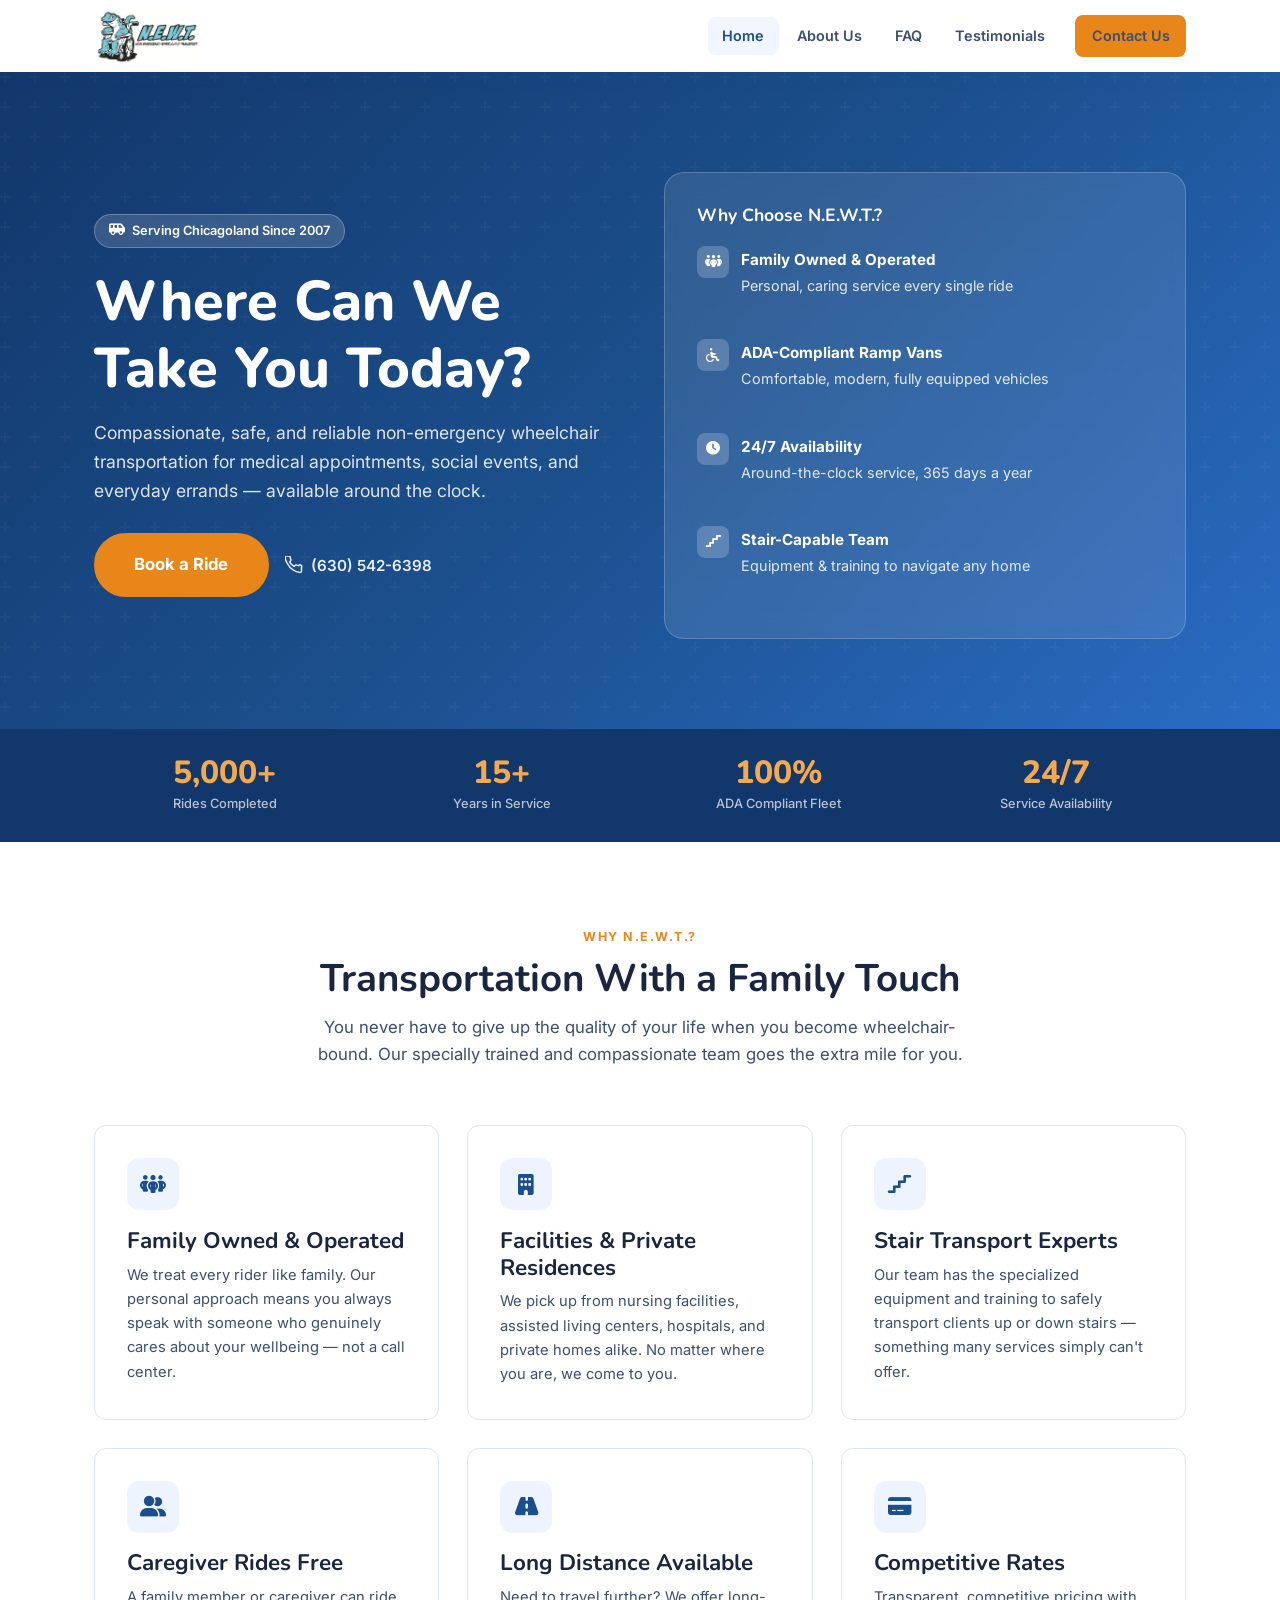
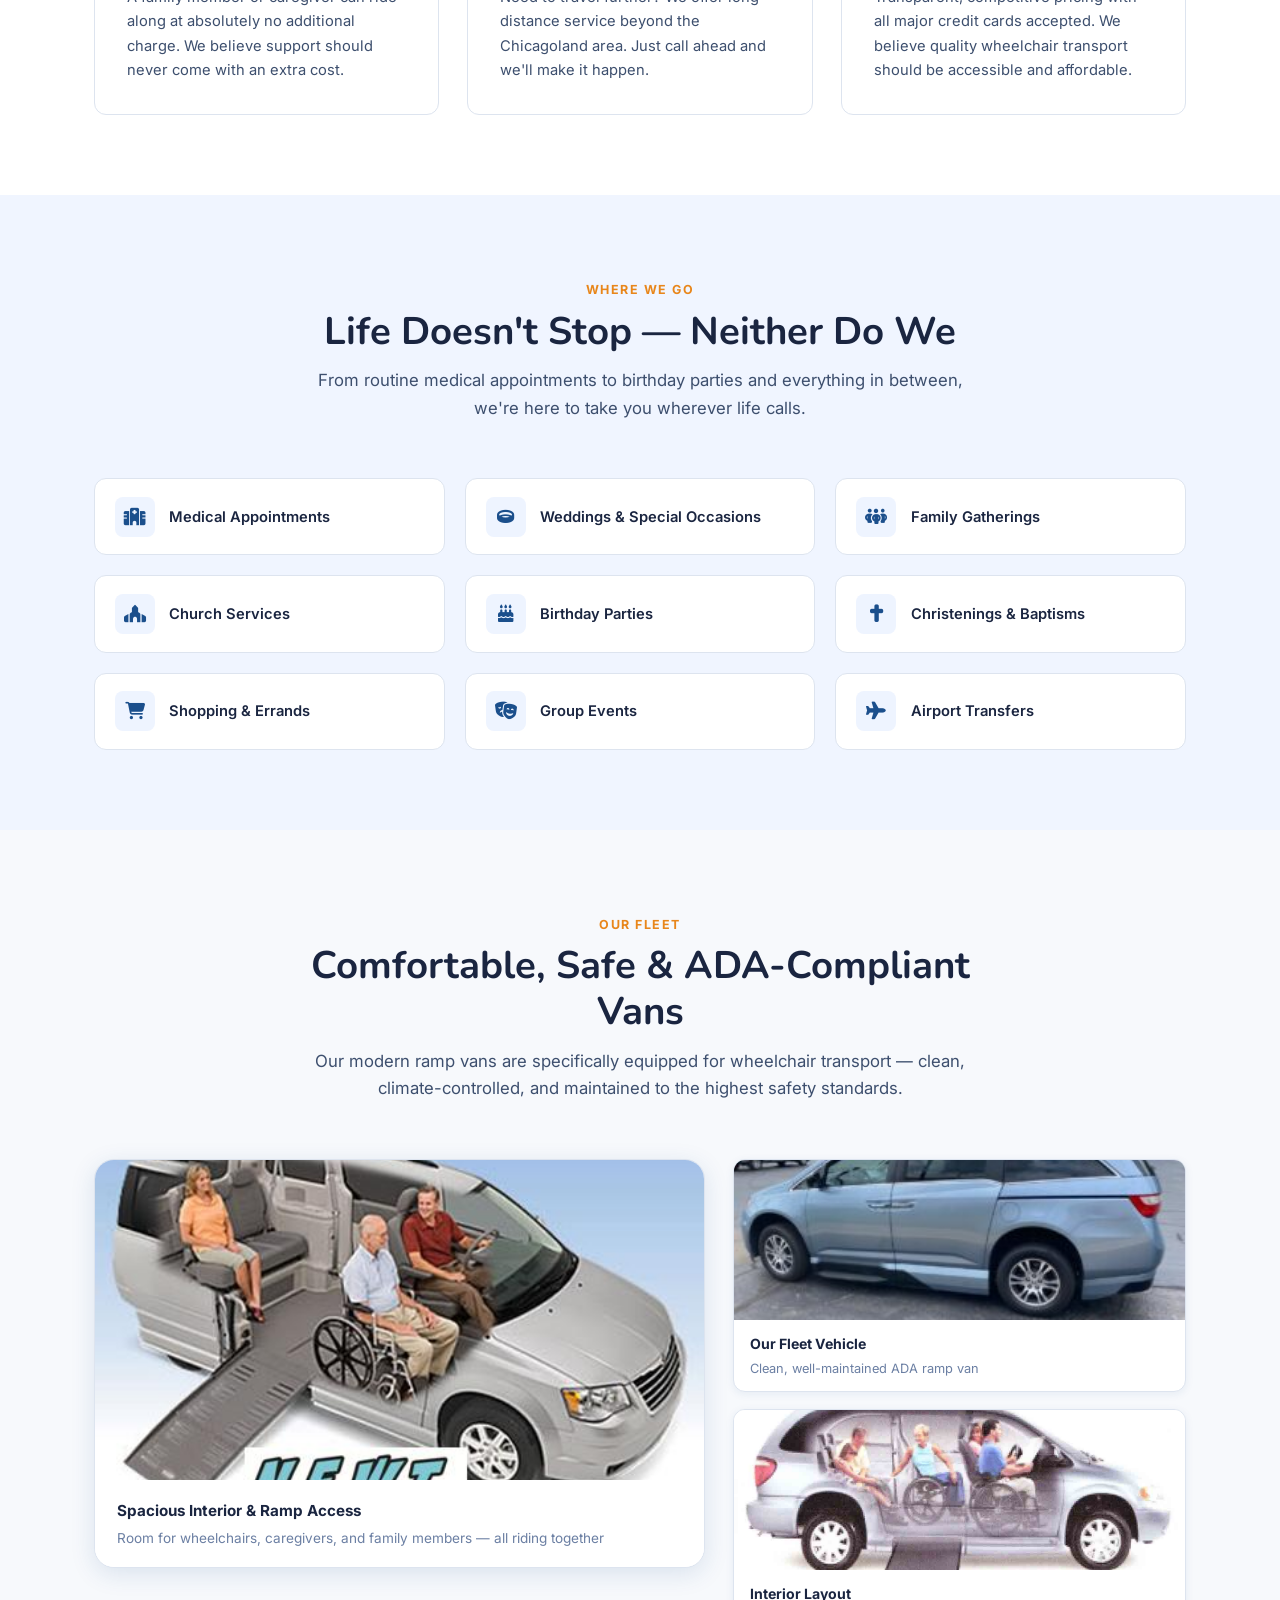
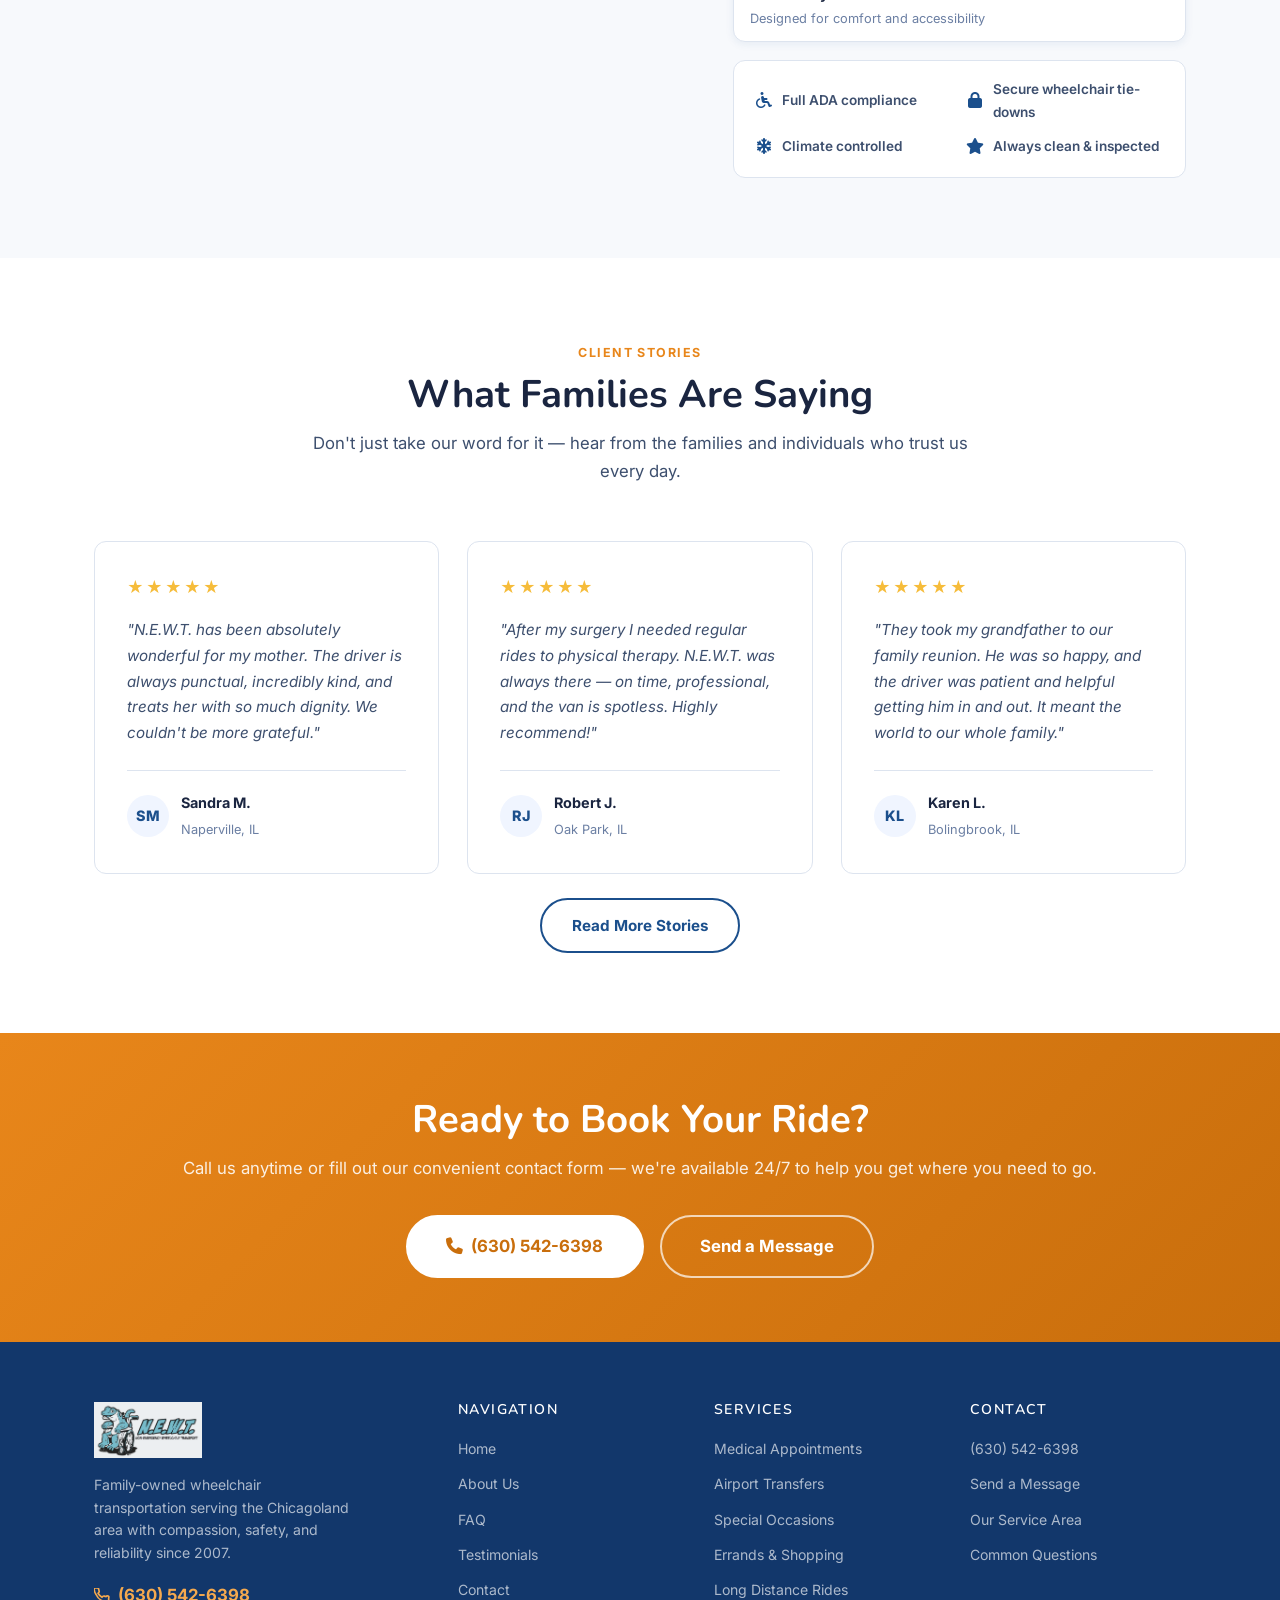
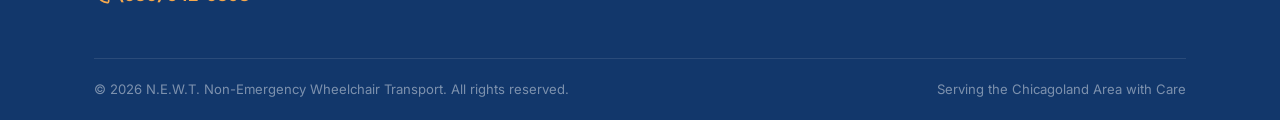
<file: index.html>
<!DOCTYPE html>
<html lang="en">
<head>
  <meta charset="UTF-8" />
  <meta name="viewport" content="width=device-width, initial-scale=1.0" />
  <meta name="description" content="N.E.W.T. provides compassionate, non-emergency wheelchair transportation throughout the Chicagoland area. Medical appointments, social events, errands & more — available 24/7." />
  <title>N.E.W.T. — Non-Emergency Wheelchair Transport | Chicagoland</title>
  <link rel="preconnect" href="https://fonts.googleapis.com" />
  <link rel="preconnect" href="https://fonts.gstatic.com" crossorigin />
  <link rel="stylesheet" href="https://cdnjs.cloudflare.com/ajax/libs/font-awesome/6.5.2/css/all.min.css" />
  <link rel="stylesheet" href="css/styles.css" />
</head>
<body>

  <!-- ===== NAVBAR ===== -->
  <header class="navbar">
    <div class="container">
      <nav class="nav-inner">
        <a href="index.html" class="nav-logo">
          <img src="images/logo.png" alt="N.E.W.T. Non-Emergency Wheelchair Transport" class="nav-logo-img" />
        </a>
        <div class="nav-links">
          <a href="index.html" class="active">Home</a>
          <a href="about.html">About Us</a>
          <a href="faq.html">FAQ</a>
          <a href="testimonials.html">Testimonials</a>
          <a href="contact.html" class="btn btn-primary nav-cta">Contact Us</a>
        </div>
        <button class="hamburger" aria-label="Toggle menu">
          <span></span><span></span><span></span>
        </button>
      </nav>
      <div class="mobile-menu">
        <a href="index.html">Home</a>
        <a href="about.html">About Us</a>
        <a href="faq.html">FAQ</a>
        <a href="testimonials.html">Testimonials</a>
        <a href="contact.html" class="btn btn-primary">Contact Us</a>
      </div>
    </div>
  </header>

  <!-- ===== HERO ===== -->
  <section class="hero">
    <div class="container">
      <div class="hero-grid">
        <div class="hero-content">
          <div class="hero-badge">
            <i class="fa-solid fa-van-shuttle"></i> Serving Chicagoland Since 2007
          </div>
          <h1>Where Can We<br>Take You Today?</h1>
          <p>Compassionate, safe, and reliable non-emergency wheelchair transportation for medical appointments, social events, and everyday errands — available around the clock.</p>
          <div class="hero-actions">
            <a href="contact.html" class="btn btn-primary btn-lg">Book a Ride</a>
            <div class="hero-phone">
              <svg width="18" height="18" viewBox="0 0 24 24" fill="none" stroke="currentColor" stroke-width="2" stroke-linecap="round" stroke-linejoin="round"><path d="M22 16.92v3a2 2 0 01-2.18 2 19.79 19.79 0 01-8.63-3.07A19.5 19.5 0 013.07 9.76 19.79 19.79 0 01.01 1.11 2 2 0 012 .01h3a2 2 0 012 1.72c.127.96.361 1.903.7 2.81a2 2 0 01-.45 2.11L6.09 7.91a16 16 0 006 6l1.27-1.27a2 2 0 012.11-.45c.907.339 1.85.573 2.81.7A2 2 0 0122 14.92z"/></svg>
              <a href="tel:6305426398" style="color:inherit;">(630) 542-6398</a>
            </div>
          </div>
        </div>
        <div class="hero-card fade-up">
          <h3>Why Choose N.E.W.T.?</h3>
          <div class="hero-feature">
            <div class="hero-feature-icon"><i class="fa-solid fa-people-group"></i></div>
            <div>
              <strong>Family Owned &amp; Operated</strong>
              <p>Personal, caring service every single ride</p>
            </div>
          </div>
          <div class="hero-feature">
            <div class="hero-feature-icon"><i class="fa-solid fa-wheelchair"></i></div>
            <div>
              <strong>ADA-Compliant Ramp Vans</strong>
              <p>Comfortable, modern, fully equipped vehicles</p>
            </div>
          </div>
          <div class="hero-feature">
            <div class="hero-feature-icon"><i class="fa-solid fa-clock"></i></div>
            <div>
              <strong>24/7 Availability</strong>
              <p>Around-the-clock service, 365 days a year</p>
            </div>
          </div>
          <div class="hero-feature">
            <div class="hero-feature-icon"><i class="fa-solid fa-stairs"></i></div>
            <div>
              <strong>Stair-Capable Team</strong>
              <p>Equipment &amp; training to navigate any home</p>
            </div>
          </div>
        </div>
      </div>
    </div>
  </section>

  <!-- ===== STATS BAR ===== -->
  <div class="stats-bar">
    <div class="container">
      <div class="stats-grid">
        <div class="stat-item">
          <div class="stat-number" data-count="5000" data-suffix="+">5,000+</div>
          <div class="stat-label">Rides Completed</div>
        </div>
        <div class="stat-item">
          <div class="stat-number" data-count="15" data-suffix="+">15+</div>
          <div class="stat-label">Years in Service</div>
        </div>
        <div class="stat-item">
          <div class="stat-number" data-count="100" data-suffix="%">100%</div>
          <div class="stat-label">ADA Compliant Fleet</div>
        </div>
        <div class="stat-item">
          <div class="stat-number" data-count="24" data-suffix="/7">24/7</div>
          <div class="stat-label">Service Availability</div>
        </div>
      </div>
    </div>
  </div>

  <!-- ===== WHY CHOOSE ===== -->
  <section class="section">
    <div class="container">
      <div class="section-header">
        <span class="section-label">Why N.E.W.T.?</span>
        <h2>Transportation With a Family Touch</h2>
        <p>You never have to give up the quality of your life when you become wheelchair-bound. Our specially trained and compassionate team goes the extra mile for you.</p>
      </div>
      <div class="features-grid">
        <div class="feature-card fade-up">
          <div class="feature-icon"><i class="fa-solid fa-people-group"></i></div>
          <h3>Family Owned &amp; Operated</h3>
          <p>We treat every rider like family. Our personal approach means you always speak with someone who genuinely cares about your wellbeing — not a call center.</p>
        </div>
        <div class="feature-card fade-up">
          <div class="feature-icon"><i class="fa-solid fa-building"></i></div>
          <h3>Facilities &amp; Private Residences</h3>
          <p>We pick up from nursing facilities, assisted living centers, hospitals, and private homes alike. No matter where you are, we come to you.</p>
        </div>
        <div class="feature-card fade-up">
          <div class="feature-icon"><i class="fa-solid fa-stairs"></i></div>
          <h3>Stair Transport Experts</h3>
          <p>Our team has the specialized equipment and training to safely transport clients up or down stairs — something many services simply can't offer.</p>
        </div>
        <div class="feature-card fade-up">
          <div class="feature-icon"><i class="fa-solid fa-user-group"></i></div>
          <h3>Caregiver Rides Free</h3>
          <p>A family member or caregiver can ride along at absolutely no additional charge. We believe support should never come with an extra cost.</p>
        </div>
        <div class="feature-card fade-up">
          <div class="feature-icon"><i class="fa-solid fa-road"></i></div>
          <h3>Long Distance Available</h3>
          <p>Need to travel further? We offer long-distance service beyond the Chicagoland area. Just call ahead and we'll make it happen.</p>
        </div>
        <div class="feature-card fade-up">
          <div class="feature-icon"><i class="fa-solid fa-credit-card"></i></div>
          <h3>Competitive Rates</h3>
          <p>Transparent, competitive pricing with all major credit cards accepted. We believe quality wheelchair transport should be accessible and affordable.</p>
        </div>
      </div>
    </div>
  </section>

  <!-- ===== SERVICES WE COVER ===== -->
  <section class="section section-blue">
    <div class="container">
      <div class="section-header">
        <span class="section-label">Where We Go</span>
        <h2>Life Doesn't Stop — Neither Do We</h2>
        <p>From routine medical appointments to birthday parties and everything in between, we're here to take you wherever life calls.</p>
      </div>
      <div class="services-grid">
        <div class="service-item fade-up">
          <div class="service-icon"><i class="fa-solid fa-hospital"></i></div>
          <span>Medical Appointments</span>
        </div>
        <div class="service-item fade-up">
          <div class="service-icon"><i class="fa-solid fa-ring"></i></div>
          <span>Weddings &amp; Special Occasions</span>
        </div>
        <div class="service-item fade-up">
          <div class="service-icon"><i class="fa-solid fa-people-group"></i></div>
          <span>Family Gatherings</span>
        </div>
        <div class="service-item fade-up">
          <div class="service-icon"><i class="fa-solid fa-place-of-worship"></i></div>
          <span>Church Services</span>
        </div>
        <div class="service-item fade-up">
          <div class="service-icon"><i class="fa-solid fa-cake-candles"></i></div>
          <span>Birthday Parties</span>
        </div>
        <div class="service-item fade-up">
          <div class="service-icon"><i class="fa-solid fa-cross"></i></div>
          <span>Christenings &amp; Baptisms</span>
        </div>
        <div class="service-item fade-up">
          <div class="service-icon"><i class="fa-solid fa-cart-shopping"></i></div>
          <span>Shopping &amp; Errands</span>
        </div>
        <div class="service-item fade-up">
          <div class="service-icon"><i class="fa-solid fa-masks-theater"></i></div>
          <span>Group Events</span>
        </div>
        <div class="service-item fade-up">
          <div class="service-icon"><i class="fa-solid fa-plane"></i></div>
          <span>Airport Transfers</span>
        </div>
      </div>
    </div>
  </section>

  <!-- ===== OUR VEHICLES ===== -->
  <section class="section section-alt">
    <div class="container">
      <div class="section-header">
        <span class="section-label">Our Fleet</span>
        <h2>Comfortable, Safe &amp; ADA-Compliant Vans</h2>
        <p>Our modern ramp vans are specifically equipped for wheelchair transport — clean, climate-controlled, and maintained to the highest safety standards.</p>
      </div>
      <div class="vehicles-showcase">
        <div class="vehicle-main fade-up">
          <img src="images/van-ramp.png" alt="N.E.W.T. wheelchair van with ramp deployed, showing interior seating" />
          <div class="vehicle-main-caption">
            <strong>Spacious Interior &amp; Ramp Access</strong>
            <span>Room for wheelchairs, caregivers, and family members — all riding together</span>
          </div>
        </div>
        <div class="vehicle-side">
          <div class="vehicle-thumb fade-up">
            <img src="images/van-exterior.png" alt="N.E.W.T. blue Honda Odyssey wheelchair van exterior" />
            <div class="vehicle-thumb-caption">
              <strong>Our Fleet Vehicle</strong>
              <span>Clean, well-maintained ADA ramp van</span>
            </div>
          </div>
          <div class="vehicle-thumb fade-up">
            <img src="images/van-interior-diagram.png" alt="Diagram showing wheelchair van interior layout with ramp" />
            <div class="vehicle-thumb-caption">
              <strong>Interior Layout</strong>
              <span>Designed for comfort and accessibility</span>
            </div>
          </div>
          <div class="vehicle-features fade-up">
            <div class="vehicle-feat-item">
              <span class="vehicle-feat-icon"><i class="fa-solid fa-wheelchair"></i></span>
              <span>Full ADA compliance</span>
            </div>
            <div class="vehicle-feat-item">
              <span class="vehicle-feat-icon"><i class="fa-solid fa-lock"></i></span>
              <span>Secure wheelchair tie-downs</span>
            </div>
            <div class="vehicle-feat-item">
              <span class="vehicle-feat-icon"><i class="fa-solid fa-snowflake"></i></span>
              <span>Climate controlled</span>
            </div>
            <div class="vehicle-feat-item">
              <span class="vehicle-feat-icon"><i class="fa-solid fa-star"></i></span>
              <span>Always clean &amp; inspected</span>
            </div>
          </div>
        </div>
      </div>
    </div>
  </section>

  <!-- ===== TESTIMONIALS PREVIEW ===== -->
  <section class="section">
    <div class="container">
      <div class="section-header">
        <span class="section-label">Client Stories</span>
        <h2>What Families Are Saying</h2>
        <p>Don't just take our word for it — hear from the families and individuals who trust us every day.</p>
      </div>
      <div class="testimonials-grid">
        <div class="testimonial-card fade-up">
          <div class="stars">★★★★★</div>
          <blockquote>"N.E.W.T. has been absolutely wonderful for my mother. The driver is always punctual, incredibly kind, and treats her with so much dignity. We couldn't be more grateful."</blockquote>
          <div class="testimonial-author">
            <div class="author-avatar">SM</div>
            <div class="author-info">
              <strong>Sandra M.</strong>
              <span>Naperville, IL</span>
            </div>
          </div>
        </div>
        <div class="testimonial-card fade-up">
          <div class="stars">★★★★★</div>
          <blockquote>"After my surgery I needed regular rides to physical therapy. N.E.W.T. was always there — on time, professional, and the van is spotless. Highly recommend!"</blockquote>
          <div class="testimonial-author">
            <div class="author-avatar">RJ</div>
            <div class="author-info">
              <strong>Robert J.</strong>
              <span>Oak Park, IL</span>
            </div>
          </div>
        </div>
        <div class="testimonial-card fade-up">
          <div class="stars">★★★★★</div>
          <blockquote>"They took my grandfather to our family reunion. He was so happy, and the driver was patient and helpful getting him in and out. It meant the world to our whole family."</blockquote>
          <div class="testimonial-author">
            <div class="author-avatar">KL</div>
            <div class="author-info">
              <strong>Karen L.</strong>
              <span>Bolingbrook, IL</span>
            </div>
          </div>
        </div>
      </div>
      <div class="text-center mt-3">
        <a href="testimonials.html" class="btn btn-outline-dark">Read More Stories</a>
      </div>
    </div>
  </section>

  <!-- ===== CTA BANNER ===== -->
  <section class="cta-banner">
    <div class="container">
      <h2>Ready to Book Your Ride?</h2>
      <p>Call us anytime or fill out our convenient contact form — we're available 24/7 to help you get where you need to go.</p>
      <div class="cta-actions">
        <a href="tel:6305426398" class="btn btn-white btn-lg"><i class="fa-solid fa-phone"></i> (630) 542-6398</a>
        <a href="contact.html" class="btn btn-outline btn-lg">Send a Message</a>
      </div>
    </div>
  </section>

  <!-- ===== FOOTER ===== -->
  <footer class="footer">
    <div class="container">
      <div class="footer-grid">
        <div class="footer-brand">
          <a href="index.html" class="nav-logo">
            <img src="images/logo.png" alt="N.E.W.T. Non-Emergency Wheelchair Transport" class="nav-logo-img" />
          </a>
          <p>Family-owned wheelchair transportation serving the Chicagoland area with compassion, safety, and reliability since 2007.</p>
          <a href="tel:6305426398" class="footer-phone">
            <svg width="16" height="16" viewBox="0 0 24 24" fill="none" stroke="currentColor" stroke-width="2.5" stroke-linecap="round" stroke-linejoin="round"><path d="M22 16.92v3a2 2 0 01-2.18 2 19.79 19.79 0 01-8.63-3.07A19.5 19.5 0 013.07 9.76 19.79 19.79 0 01.01 1.11 2 2 0 012 .01h3a2 2 0 012 1.72c.127.96.361 1.903.7 2.81a2 2 0 01-.45 2.11L6.09 7.91a16 16 0 006 6l1.27-1.27a2 2 0 012.11-.45c.907.339 1.85.573 2.81.7A2 2 0 0122 14.92z"/></svg>
            (630) 542-6398
          </a>
        </div>
        <div class="footer-col">
          <h4>Navigation</h4>
          <ul>
            <li><a href="index.html">Home</a></li>
            <li><a href="about.html">About Us</a></li>
            <li><a href="faq.html">FAQ</a></li>
            <li><a href="testimonials.html">Testimonials</a></li>
            <li><a href="contact.html">Contact</a></li>
          </ul>
        </div>
        <div class="footer-col">
          <h4>Services</h4>
          <ul>
            <li><a href="contact.html">Medical Appointments</a></li>
            <li><a href="contact.html">Airport Transfers</a></li>
            <li><a href="contact.html">Special Occasions</a></li>
            <li><a href="contact.html">Errands &amp; Shopping</a></li>
            <li><a href="contact.html">Long Distance Rides</a></li>
          </ul>
        </div>
        <div class="footer-col">
          <h4>Contact</h4>
          <ul>
            <li><a href="tel:6305426398">(630) 542-6398</a></li>
            <li><a href="contact.html">Send a Message</a></li>
            <li><a href="about.html">Our Service Area</a></li>
            <li><a href="faq.html">Common Questions</a></li>
          </ul>
        </div>
      </div>
      <div class="footer-bottom">
        <span>&copy; 2026 N.E.W.T. Non-Emergency Wheelchair Transport. All rights reserved.</span>
        <span>Serving the Chicagoland Area with Care</span>
      </div>
    </div>
  </footer>

  <script src="js/main.js"></script>
</body>
</html>
</file>
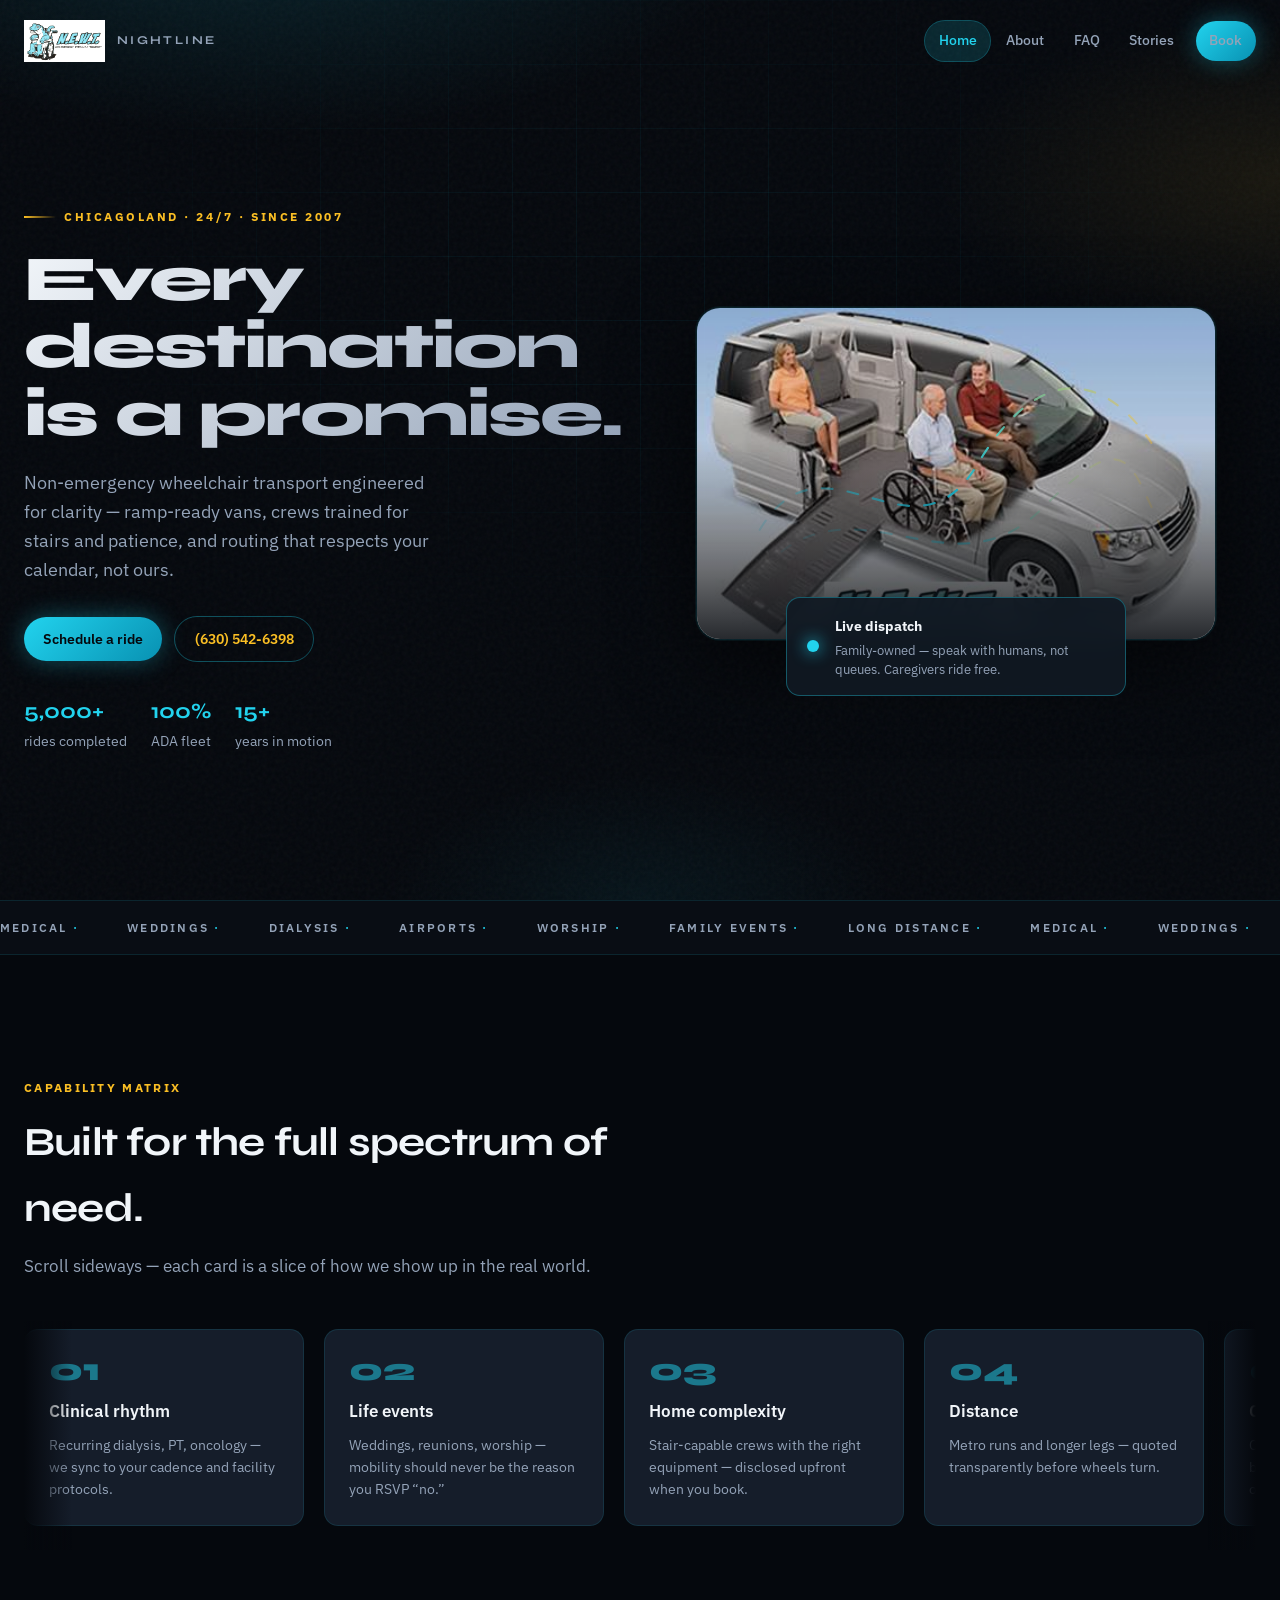
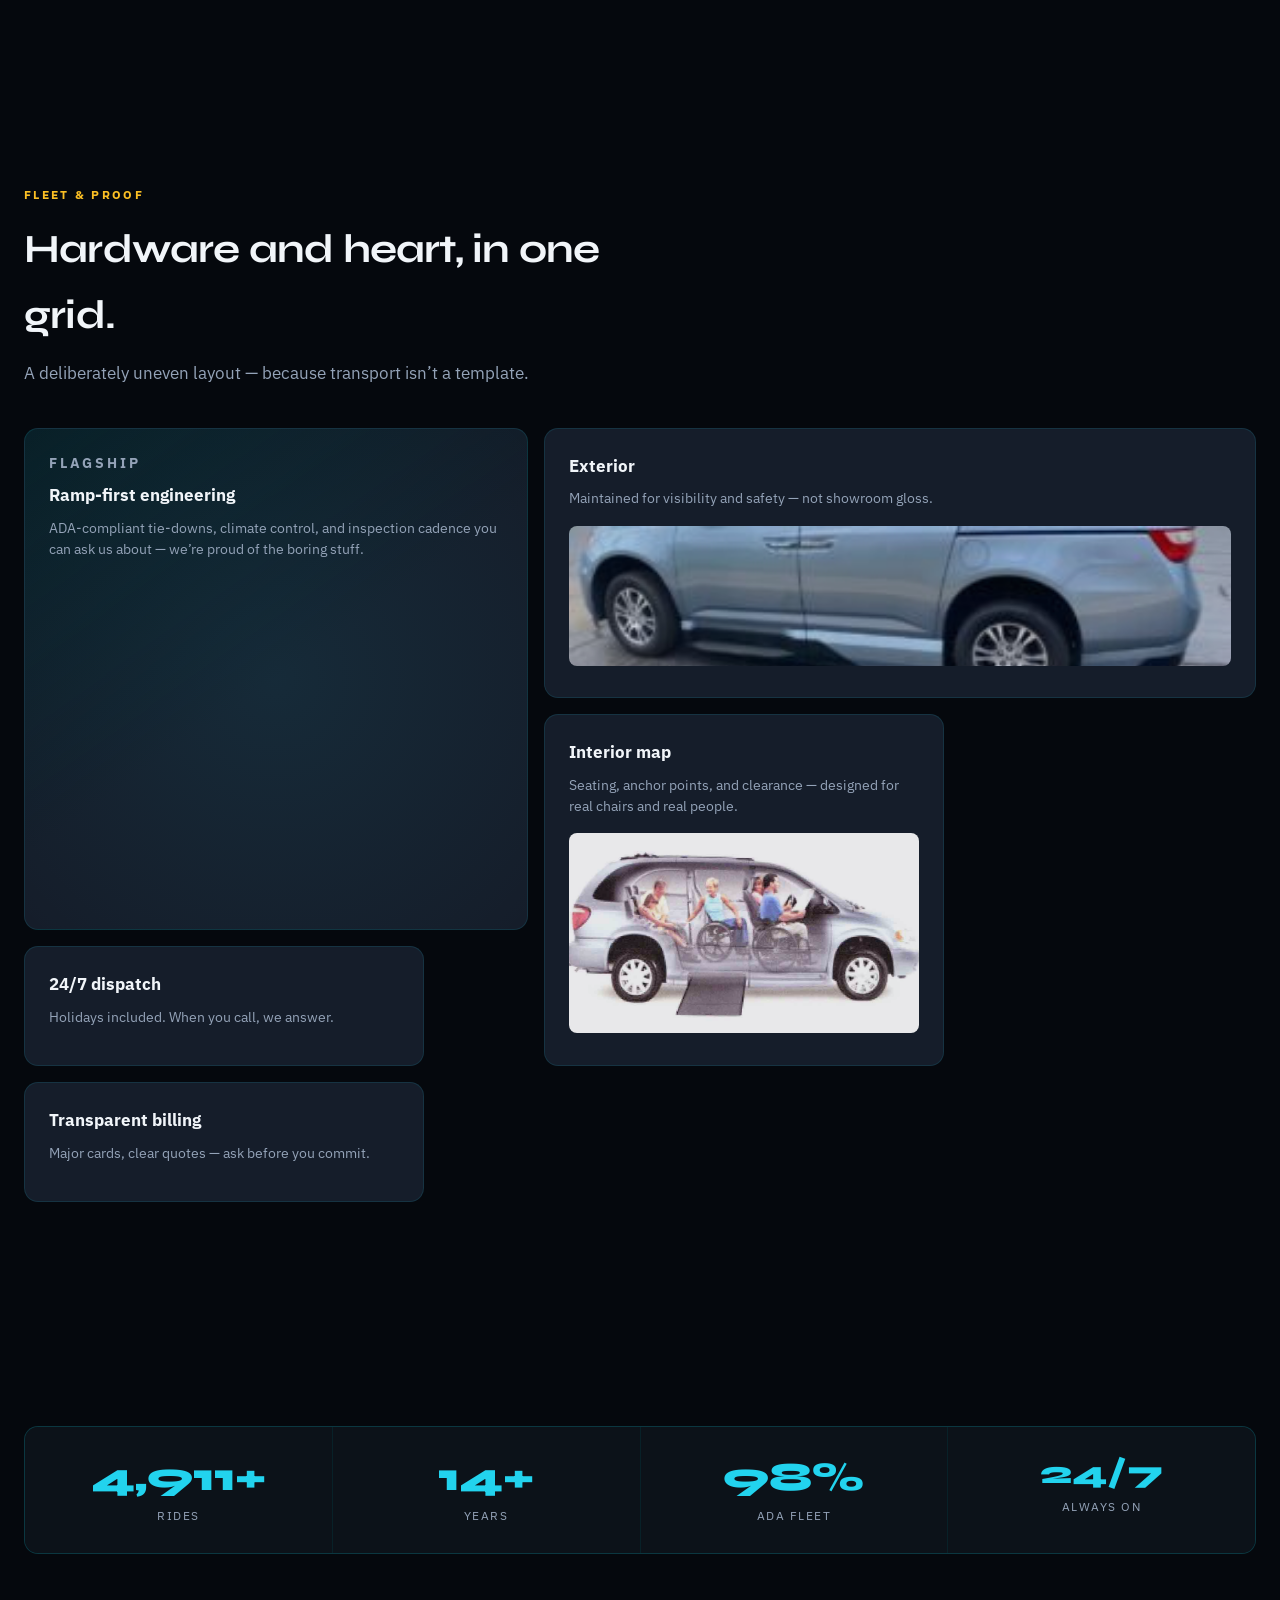
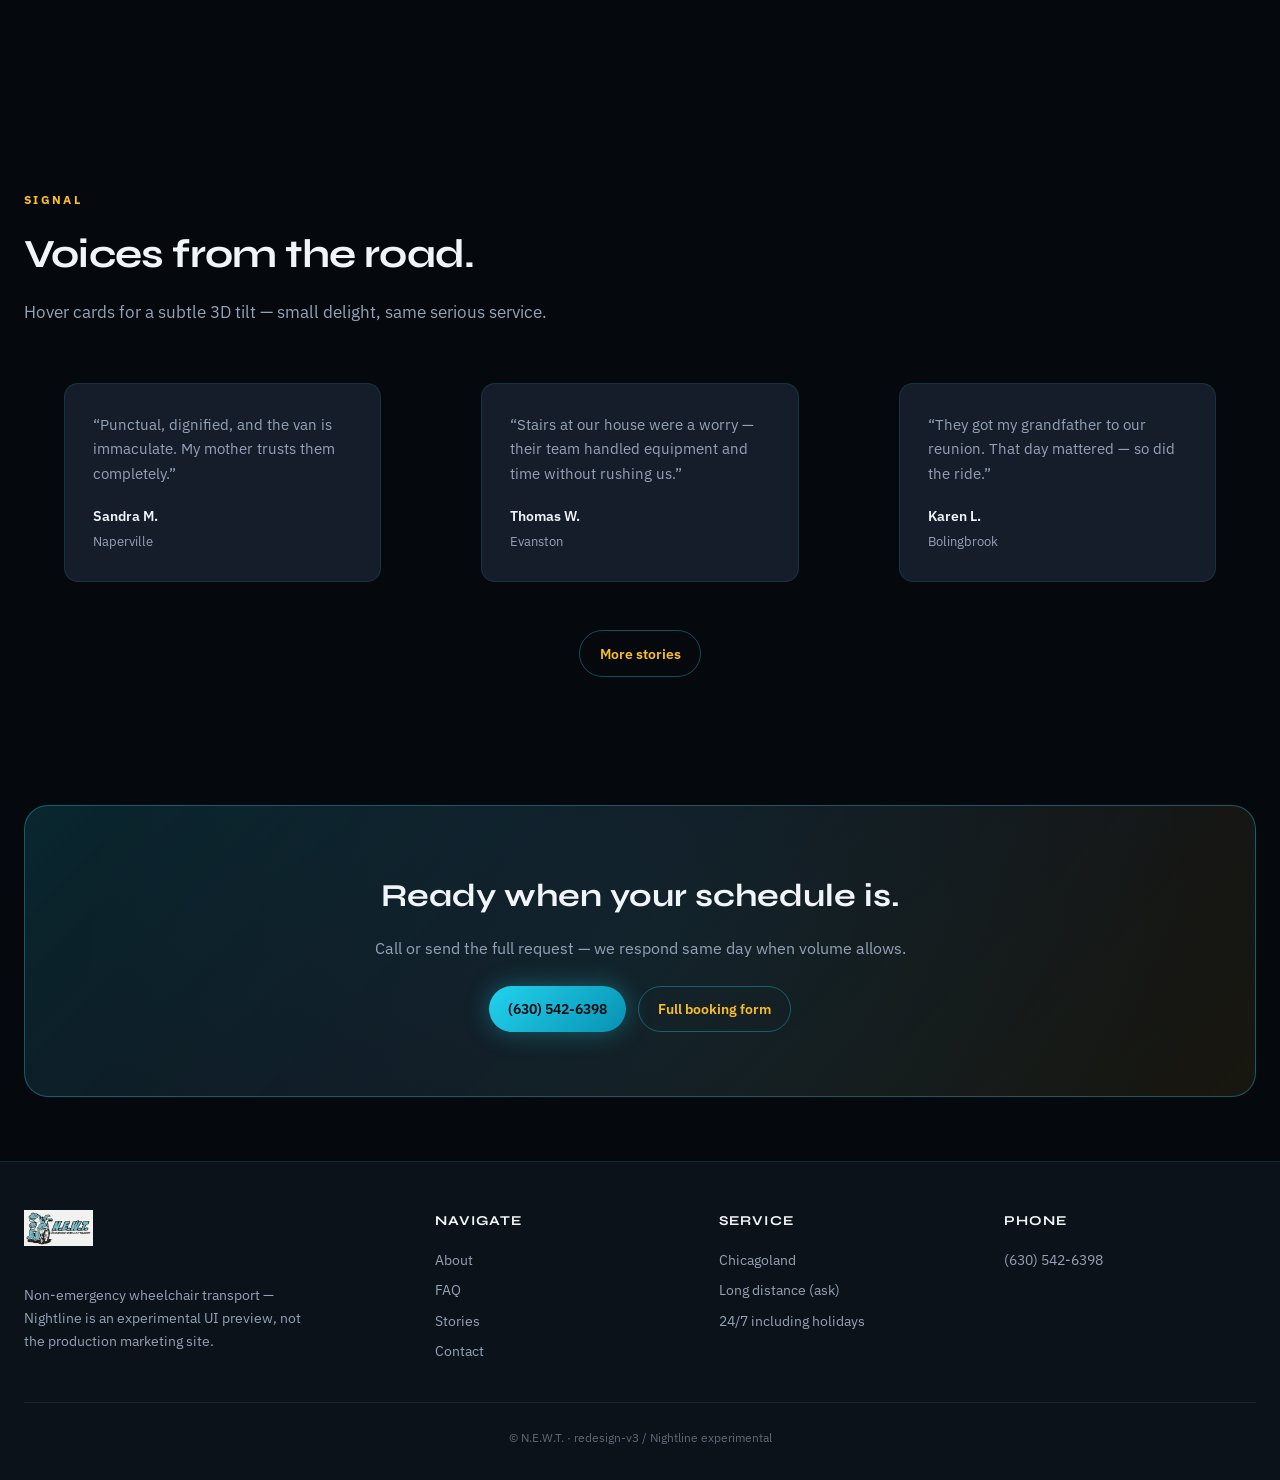
<file: redesign-v3/index.html>
<!DOCTYPE html>
<html lang="en">
<head>
  <meta charset="UTF-8" />
  <meta name="viewport" content="width=device-width, initial-scale=1.0" />
  <meta name="description" content="N.E.W.T. — Chicagoland non-emergency wheelchair transport. Experimental Nightline preview." />
  <title>N.E.W.T. Nightline — Wheelchair Transport</title>
  <link rel="stylesheet" href="css/v3.css" />
</head>
<body>
  <div class="v3-bg-mesh" aria-hidden="true"></div>
  <div class="v3-bg-grid" aria-hidden="true"></div>
  <div class="v3-bg-noise" aria-hidden="true"></div>

  <header class="v3-top">
    <div class="v3-top-inner">
      <a href="index.html" class="v3-logo">
        <img src="../images/logo.png" alt="N.E.W.T." />
        <span>Nightline</span>
      </a>
      <nav class="v3-nav" aria-label="Primary">
        <a href="index.html" class="v3-here">Home</a>
        <a href="about.html">About</a>
        <a href="faq.html">FAQ</a>
        <a href="testimonials.html">Stories</a>
        <a href="contact.html" class="v3-btn v3-btn-glow" style="margin-left:0.35rem;">Book</a>
      </nav>
      <button type="button" class="v3-burger" aria-label="Menu"><span></span><span></span><span></span></button>
    </div>
  </header>

  <main>
    <section class="v3-hero">
      <div class="v3-hero-copy v3-reveal">
        <p class="v3-tagline">Chicagoland · 24/7 · Since 2007</p>
        <h1>Every destination is a promise.</h1>
        <p class="v3-hero-lead">Non-emergency wheelchair transport engineered for clarity — ramp-ready vans, crews trained for stairs and patience, and routing that respects your calendar, not ours.</p>
        <div class="v3-hero-cta">
          <a href="contact.html" class="v3-btn v3-btn-glow">Schedule a ride</a>
          <a href="tel:6305426398" class="v3-btn v3-btn-ghost">(630) 542-6398</a>
        </div>
        <div class="v3-hero-meta">
          <div><strong>5,000+</strong> rides completed</div>
          <div><strong>100%</strong> ADA fleet</div>
          <div><strong>15+</strong> years in motion</div>
        </div>
      </div>

      <div class="v3-hero-visual v3-reveal">
        <div class="v3-hero-frame v3-parallax" data-speed="0.08">
          <img src="../images/van-ramp.png" alt="Wheelchair van with ramp deployed" width="640" height="480" />
          <svg class="v3-route-svg" viewBox="0 0 400 280" aria-hidden="true">
            <defs>
              <linearGradient id="v3-route-grad" x1="0%" y1="0%" x2="100%" y2="0%">
                <stop offset="0%" style="stop-color:#22d3ee;stop-opacity:0.2" />
                <stop offset="50%" style="stop-color:#22d3ee;stop-opacity:1" />
                <stop offset="100%" style="stop-color:#fbbf24;stop-opacity:0.4" />
              </linearGradient>
            </defs>
            <path d="M20,180 C80,80 160,220 220,120 S340,40 380,100" />
            <path d="M40,200 C120,140 200,240 280,160 S360,120 390,180" opacity="0.5" />
          </svg>
        </div>
        <div class="v3-floating-card">
          <span class="v3-pulse" aria-hidden="true"></span>
          <div>
            <strong>Live dispatch</strong>
            <p>Family-owned — speak with humans, not queues. Caregivers ride free.</p>
          </div>
        </div>
      </div>
    </section>

    <div class="v3-marquee-wrap">
      <div class="v3-marquee" aria-hidden="true">
        <div class="v3-marquee-track">
          <span>Medical <em>·</em></span>
          <span>Weddings <em>·</em></span>
          <span>Dialysis <em>·</em></span>
          <span>Airports <em>·</em></span>
          <span>Worship <em>·</em></span>
          <span>Family events <em>·</em></span>
          <span>Long distance <em>·</em></span>
        </div>
        <div class="v3-marquee-track" aria-hidden="true">
          <span>Medical <em>·</em></span>
          <span>Weddings <em>·</em></span>
          <span>Dialysis <em>·</em></span>
          <span>Airports <em>·</em></span>
          <span>Worship <em>·</em></span>
          <span>Family events <em>·</em></span>
          <span>Long distance <em>·</em></span>
        </div>
      </div>
    </div>

    <section class="v3-section">
      <div class="v3-sec-head v3-reveal">
        <p class="v3-sec-kicker">Capability matrix</p>
        <h2>Built for the full spectrum of need.</h2>
        <p class="v3-lead">Scroll sideways — each card is a slice of how we show up in the real world.</p>
      </div>
      <div class="v3-hscroll-wrap">
        <div class="v3-hscroll">
          <article class="v3-hcard">
            <div class="v3-hcard-num">01</div>
            <h3>Clinical rhythm</h3>
            <p>Recurring dialysis, PT, oncology — we sync to your cadence and facility protocols.</p>
          </article>
          <article class="v3-hcard">
            <div class="v3-hcard-num">02</div>
            <h3>Life events</h3>
            <p>Weddings, reunions, worship — mobility should never be the reason you RSVP “no.”</p>
          </article>
          <article class="v3-hcard">
            <div class="v3-hcard-num">03</div>
            <h3>Home complexity</h3>
            <p>Stair-capable crews with the right equipment — disclosed upfront when you book.</p>
          </article>
          <article class="v3-hcard">
            <div class="v3-hcard-num">04</div>
            <h3>Distance</h3>
            <p>Metro runs and longer legs — quoted transparently before wheels turn.</p>
          </article>
          <article class="v3-hcard">
            <div class="v3-hcard-num">05</div>
            <h3>Companions</h3>
            <p>Caregivers ride at no extra charge — because support shouldn’t be optional.</p>
          </article>
        </div>
      </div>
    </section>

    <section class="v3-section">
      <div class="v3-sec-head v3-reveal">
        <p class="v3-sec-kicker">Fleet &amp; proof</p>
        <h2>Hardware and heart, in one grid.</h2>
        <p class="v3-lead">A deliberately uneven layout — because transport isn’t a template.</p>
      </div>
      <div class="v3-bento">
        <div class="v3-bcell v3-bc-hero v3-reveal">
          <div class="v3-bcell-inner">
            <p class="v3-sec-kicker" style="margin-bottom:0.5rem;">Flagship</p>
            <h3>Ramp-first engineering</h3>
            <p>ADA-compliant tie-downs, climate control, and inspection cadence you can ask us about — we’re proud of the boring stuff.</p>
          </div>
        </div>
        <div class="v3-bcell v3-bc-wide v3-reveal">
          <h3>Exterior</h3>
          <p>Maintained for visibility and safety — not showroom gloss.</p>
          <img src="../images/van-exterior.png" alt="Fleet van exterior" loading="lazy" />
        </div>
        <div class="v3-bcell v3-bc-tall v3-reveal">
          <h3>Interior map</h3>
          <p>Seating, anchor points, and clearance — designed for real chairs and real people.</p>
          <img src="../images/van-interior-diagram.png" alt="Interior diagram" loading="lazy" style="height:200px;" />
        </div>
        <div class="v3-bcell v3-bc-sm v3-reveal">
          <h3>24/7 dispatch</h3>
          <p>Holidays included. When you call, we answer.</p>
        </div>
        <div class="v3-bcell v3-bc-sm v3-reveal">
          <h3>Transparent billing</h3>
          <p>Major cards, clear quotes — ask before you commit.</p>
        </div>
      </div>
    </section>

    <section class="v3-section">
      <div class="v3-stats v3-reveal">
        <div class="v3-stat">
          <div class="v3-stat-val" data-v3-count="5000" data-v3-suffix="+">0+</div>
          <div class="v3-stat-lbl">Rides</div>
        </div>
        <div class="v3-stat">
          <div class="v3-stat-val" data-v3-count="15" data-v3-suffix="+">0+</div>
          <div class="v3-stat-lbl">Years</div>
        </div>
        <div class="v3-stat">
          <div class="v3-stat-val" data-v3-count="100" data-v3-suffix="%">0%</div>
          <div class="v3-stat-lbl">ADA fleet</div>
        </div>
        <div class="v3-stat">
          <div class="v3-stat-val" style="font-size:clamp(1.5rem,3vw,2rem);">24/7</div>
          <div class="v3-stat-lbl">Always on</div>
        </div>
      </div>
    </section>

    <section class="v3-section">
      <div class="v3-sec-head v3-reveal">
        <p class="v3-sec-kicker">Signal</p>
        <h2>Voices from the road.</h2>
        <p class="v3-lead">Hover cards for a subtle 3D tilt — small delight, same serious service.</p>
      </div>
      <div class="v3-quotes">
        <blockquote class="v3-quote v3-reveal">
          <p>“Punctual, dignified, and the van is immaculate. My mother trusts them completely.”</p>
          <footer>Sandra M.<span>Naperville</span></footer>
        </blockquote>
        <blockquote class="v3-quote v3-reveal">
          <p>“Stairs at our house were a worry — their team handled equipment and time without rushing us.”</p>
          <footer>Thomas W.<span>Evanston</span></footer>
        </blockquote>
        <blockquote class="v3-quote v3-reveal">
          <p>“They got my grandfather to our reunion. That day mattered — so did the ride.”</p>
          <footer>Karen L.<span>Bolingbrook</span></footer>
        </blockquote>
      </div>
      <p style="text-align:center;margin-top:2rem;">
        <a href="testimonials.html" class="v3-btn v3-btn-ghost">More stories</a>
      </p>
    </section>

    <section class="v3-cta v3-reveal">
      <div class="v3-cta-inner">
        <h2>Ready when your schedule is.</h2>
        <p>Call or send the full request — we respond same day when volume allows.</p>
        <div class="v3-cta-actions">
          <a href="tel:6305426398" class="v3-btn v3-btn-glow">(630) 542-6398</a>
          <a href="contact.html" class="v3-btn v3-btn-ghost">Full booking form</a>
        </div>
      </div>
    </section>
  </main>

  <footer class="v3-foot">
    <div class="v3-foot-grid">
      <div class="v3-foot-brand">
        <img src="../images/logo.png" alt="" />
        <p style="max-width:280px;">Non-emergency wheelchair transport — Nightline is an experimental UI preview, not the production marketing site.</p>
      </div>
      <div>
        <h4>Navigate</h4>
        <ul>
          <li><a href="about.html">About</a></li>
          <li><a href="faq.html">FAQ</a></li>
          <li><a href="testimonials.html">Stories</a></li>
          <li><a href="contact.html">Contact</a></li>
        </ul>
      </div>
      <div>
        <h4>Service</h4>
        <ul>
          <li>Chicagoland</li>
          <li>Long distance (ask)</li>
          <li>24/7 including holidays</li>
        </ul>
      </div>
      <div>
        <h4>Phone</h4>
        <ul>
          <li><a href="tel:6305426398">(630) 542-6398</a></li>
        </ul>
      </div>
    </div>
    <div class="v3-foot-bottom">© N.E.W.T. · redesign-v3 / Nightline experimental</div>
  </footer>

  <script src="js/v3.js"></script>
</body>
</html>
</file>
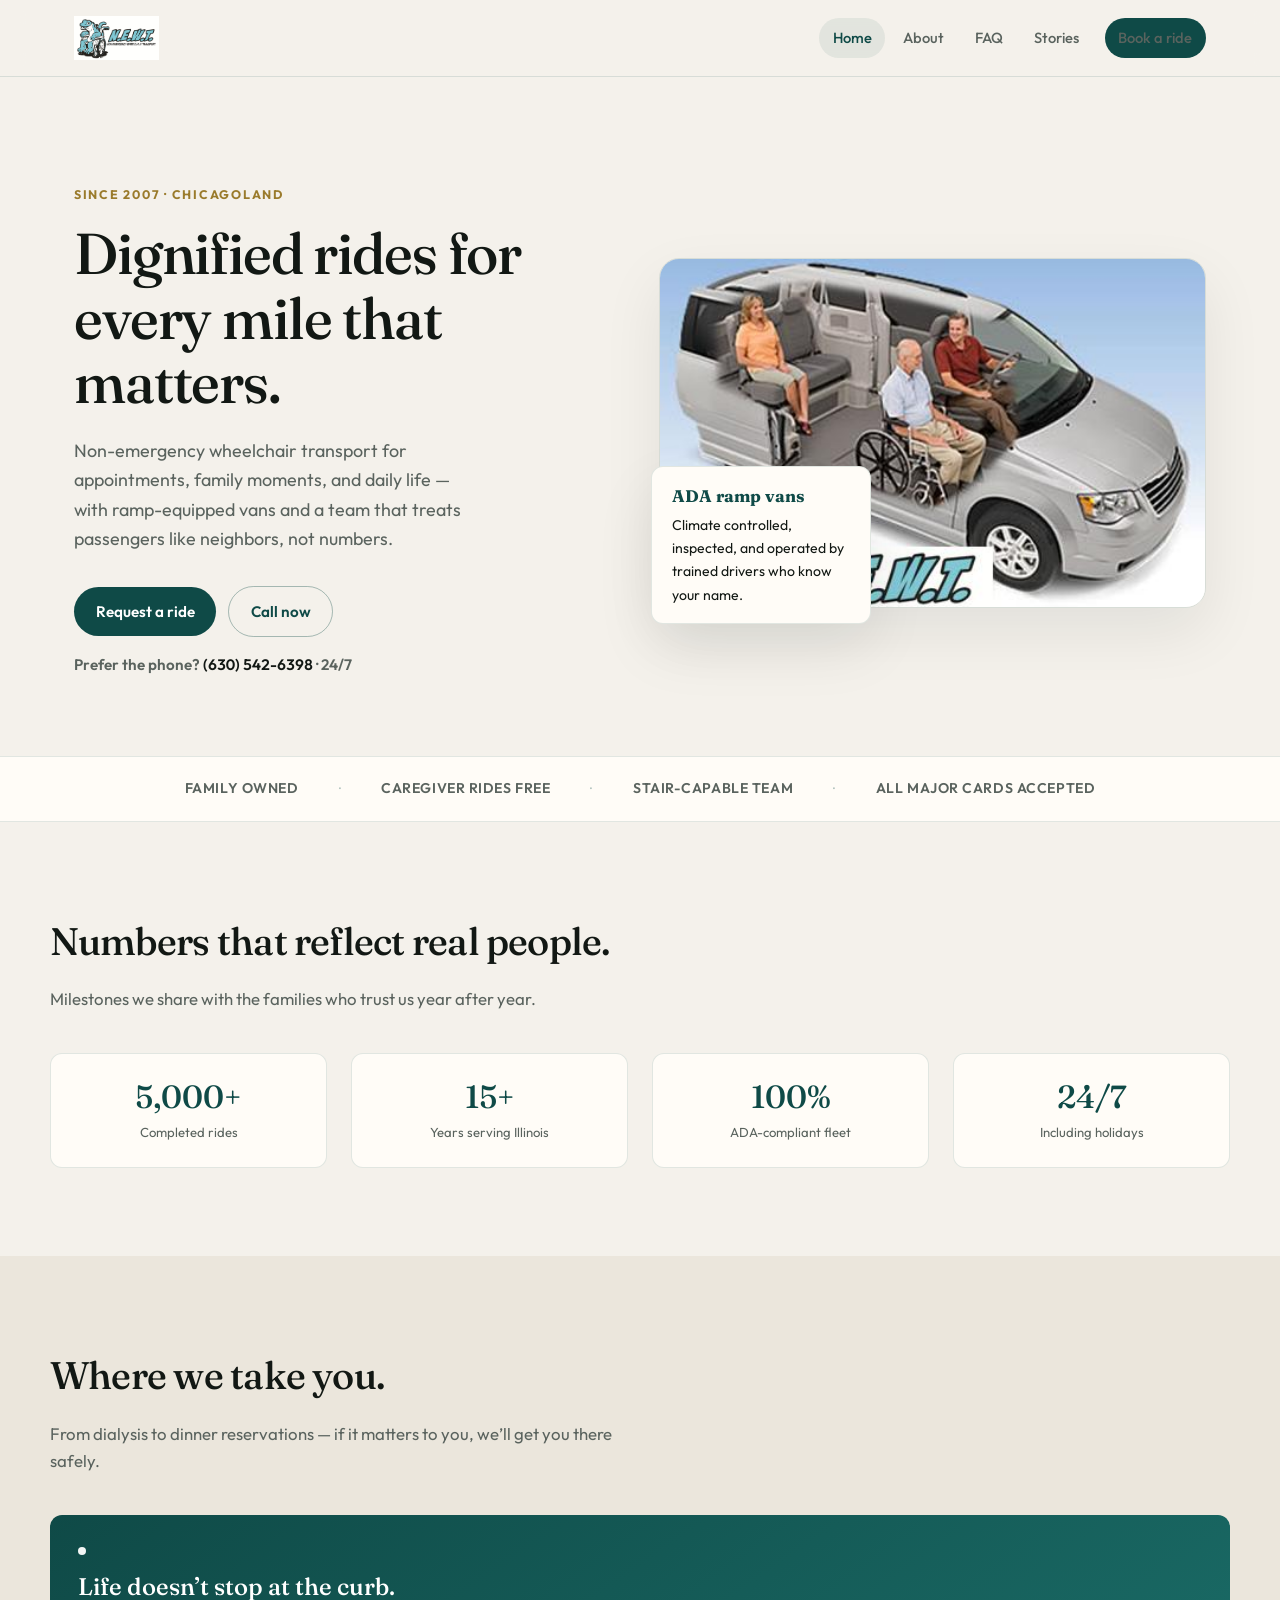
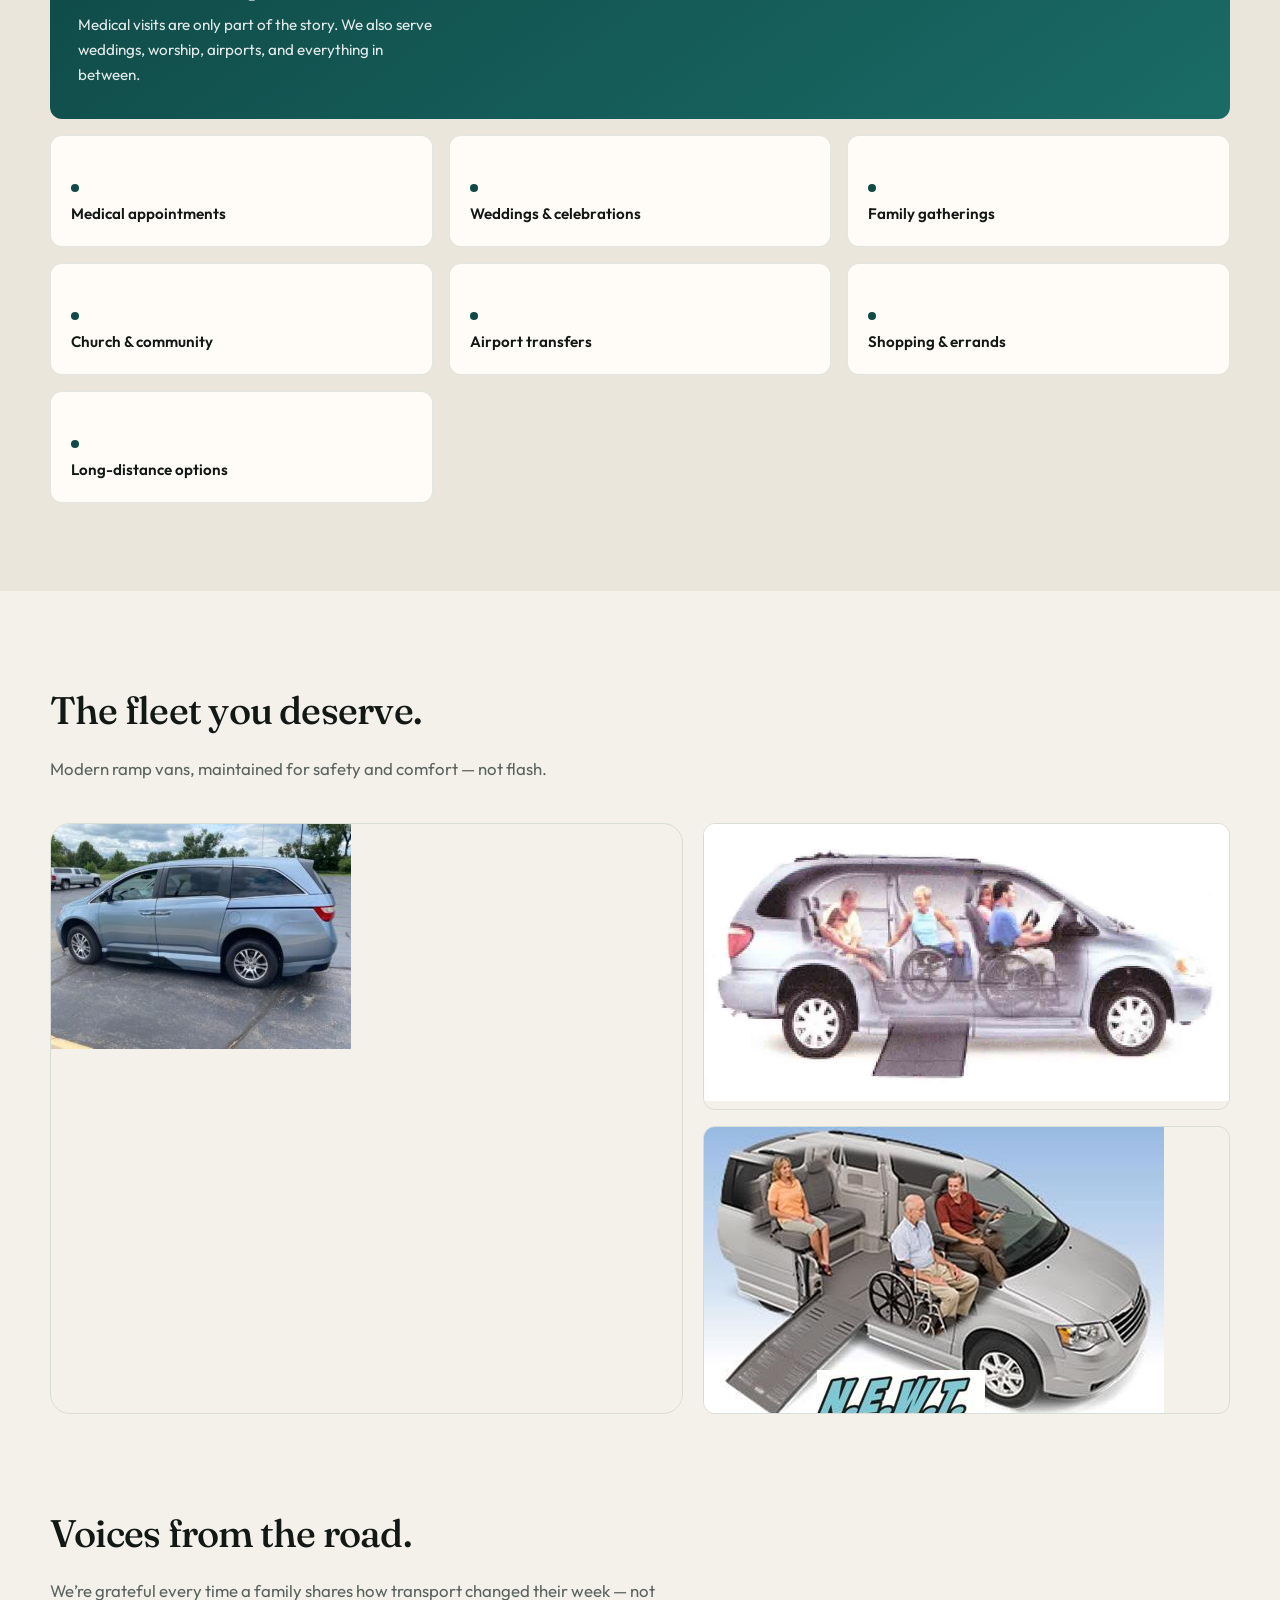
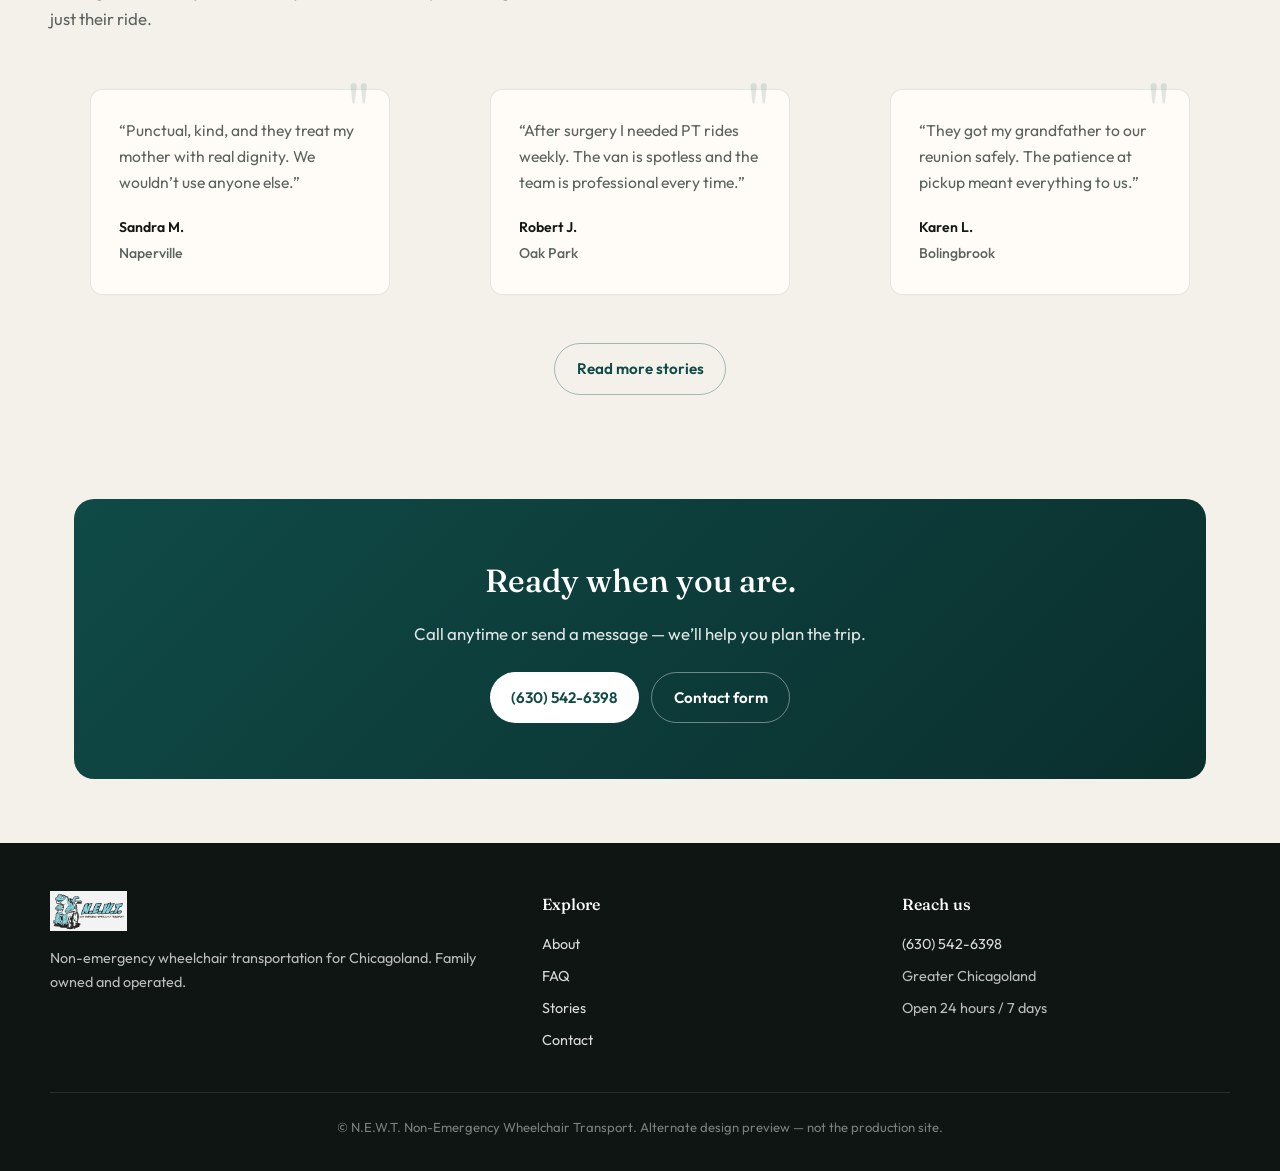
<file: redesign/index.html>
<!DOCTYPE html>
<html lang="en">
<head>
  <meta charset="UTF-8" />
  <meta name="viewport" content="width=device-width, initial-scale=1.0" />
  <meta name="description" content="N.E.W.T. — Non-emergency wheelchair transport across Chicagoland. Family owned, ADA-compliant, available 24/7." />
  <title>N.E.W.T. — Wheelchair Transport | Chicagoland</title>
  <link rel="preconnect" href="https://fonts.googleapis.com" />
  <link rel="preconnect" href="https://fonts.gstatic.com" crossorigin />
  <link href="https://fonts.googleapis.com/css2?family=Fraunces:opsz,wght@9..144,400;500;600&family=Outfit:wght@400;500;600;700&display=swap" rel="stylesheet" />
  <link rel="stylesheet" href="css/v2.css" />
</head>
<body class="v2-wrap">
  <header class="v2-header">
    <div class="v2-header-inner">
      <a href="index.html" class="v2-logo">
        <img src="../images/logo.png" alt="N.E.W.T. Non-Emergency Wheelchair Transport" />
      </a>
      <nav class="v2-nav" aria-label="Primary">
        <a href="index.html" class="v2-active">Home</a>
        <a href="about.html">About</a>
        <a href="faq.html">FAQ</a>
        <a href="testimonials.html">Stories</a>
        <a href="contact.html" class="v2-btn v2-btn-primary" style="margin-left:0.5rem;">Book a ride</a>
      </nav>
      <button type="button" class="v2-burger" aria-label="Open menu"><span></span><span></span><span></span></button>
    </div>
  </header>

  <main class="v2-main">
    <section class="v2-hero">
      <div class="v2-hero-grid">
        <div class="v2-reveal">
          <p class="v2-kicker">Since 2007 · Chicagoland</p>
          <h1>Dignified rides for every mile that matters.</h1>
          <p class="v2-hero-lead">Non-emergency wheelchair transport for appointments, family moments, and daily life — with ramp-equipped vans and a team that treats passengers like neighbors, not numbers.</p>
          <div class="v2-hero-actions">
            <a href="contact.html" class="v2-btn v2-btn-primary">Request a ride</a>
            <a href="tel:6305426398" class="v2-btn v2-btn-ghost">Call now</a>
          </div>
          <p class="v2-hero-phone">Prefer the phone? <a href="tel:6305426398">(630) 542-6398</a> · 24/7</p>
        </div>
        <div class="v2-hero-visual v2-reveal">
          <div class="v2-hero-frame">
            <img src="../images/van-ramp.png" alt="Wheelchair-accessible van with ramp deployed" width="800" height="600" />
          </div>
          <div class="v2-hero-badge">
            <strong>ADA ramp vans</strong>
            Climate controlled, inspected, and operated by trained drivers who know your name.
          </div>
        </div>
      </div>
    </section>

    <div class="v2-strip">
      <div class="v2-strip-inner">
        <span>Family owned</span><span class="v2-strip-sep">·</span>
        <span>Caregiver rides free</span><span class="v2-strip-sep">·</span>
        <span>Stair-capable team</span><span class="v2-strip-sep">·</span>
        <span>All major cards accepted</span>
      </div>
    </div>

    <section class="v2-section">
      <div class="v2-section-inner">
        <div class="v2-section-head v2-reveal">
          <h2>Numbers that reflect real people.</h2>
          <p>Milestones we share with the families who trust us year after year.</p>
        </div>
        <div class="v2-stats">
          <div class="v2-stat v2-reveal"><div class="v2-stat-num">5,000+</div><div class="v2-stat-label">Completed rides</div></div>
          <div class="v2-stat v2-reveal"><div class="v2-stat-num">15+</div><div class="v2-stat-label">Years serving Illinois</div></div>
          <div class="v2-stat v2-reveal"><div class="v2-stat-num">100%</div><div class="v2-stat-label">ADA-compliant fleet</div></div>
          <div class="v2-stat v2-reveal"><div class="v2-stat-num">24/7</div><div class="v2-stat-label">Including holidays</div></div>
        </div>
      </div>
    </section>

    <section class="v2-section" style="background:var(--v2-bg-warm);">
      <div class="v2-section-inner">
        <div class="v2-section-head v2-reveal">
          <h2>Where we take you.</h2>
          <p>From dialysis to dinner reservations — if it matters to you, we’ll get you there safely.</p>
        </div>
        <div class="v2-services">
          <div class="v2-bento-card v2-bento-spotlight v2-reveal">
            <div>
              <span class="v2-dot" aria-hidden="true"></span>
              <strong>Life doesn’t stop at the curb.</strong>
              <p>Medical visits are only part of the story. We also serve weddings, worship, airports, and everything in between.</p>
            </div>
          </div>
          <div class="v2-bento-card v2-reveal"><span class="v2-dot" aria-hidden="true"></span><span>Medical appointments</span></div>
          <div class="v2-bento-card v2-reveal"><span class="v2-dot" aria-hidden="true"></span><span>Weddings &amp; celebrations</span></div>
          <div class="v2-bento-card v2-reveal"><span class="v2-dot" aria-hidden="true"></span><span>Family gatherings</span></div>
          <div class="v2-bento-card v2-reveal"><span class="v2-dot" aria-hidden="true"></span><span>Church &amp; community</span></div>
          <div class="v2-bento-card v2-reveal"><span class="v2-dot" aria-hidden="true"></span><span>Airport transfers</span></div>
          <div class="v2-bento-card v2-reveal"><span class="v2-dot" aria-hidden="true"></span><span>Shopping &amp; errands</span></div>
          <div class="v2-bento-card v2-reveal"><span class="v2-dot" aria-hidden="true"></span><span>Long-distance options</span></div>
        </div>
      </div>
    </section>

    <section class="v2-section">
      <div class="v2-section-inner">
        <div class="v2-section-head v2-reveal">
          <h2>The fleet you deserve.</h2>
          <p>Modern ramp vans, maintained for safety and comfort — not flash.</p>
        </div>
        <div class="v2-fleet-grid">
          <div class="v2-fleet-main v2-reveal">
            <img src="../images/van-exterior.png" alt="N.E.W.T. fleet vehicle" />
          </div>
          <div class="v2-fleet-side">
            <div class="v2-fleet-thumb v2-reveal"><img src="../images/van-interior-diagram.png" alt="Interior layout diagram" /></div>
            <div class="v2-fleet-thumb v2-reveal"><img src="../images/van-ramp.png" alt="Ramp access" /></div>
          </div>
        </div>
      </div>
    </section>

    <section class="v2-section" style="padding-top:0;">
      <div class="v2-section-inner">
        <div class="v2-section-head v2-reveal">
          <h2>Voices from the road.</h2>
          <p>We’re grateful every time a family shares how transport changed their week — not just their ride.</p>
        </div>
        <div class="v2-quote-grid">
          <blockquote class="v2-quote v2-reveal">
            <p>“Punctual, kind, and they treat my mother with real dignity. We wouldn’t use anyone else.”</p>
            <footer>Sandra M.<span>Naperville</span></footer>
          </blockquote>
          <blockquote class="v2-quote v2-reveal">
            <p>“After surgery I needed PT rides weekly. The van is spotless and the team is professional every time.”</p>
            <footer>Robert J.<span>Oak Park</span></footer>
          </blockquote>
          <blockquote class="v2-quote v2-reveal">
            <p>“They got my grandfather to our reunion safely. The patience at pickup meant everything to us.”</p>
            <footer>Karen L.<span>Bolingbrook</span></footer>
          </blockquote>
        </div>
        <p style="text-align:center;margin-top:2rem;">
          <a href="testimonials.html" class="v2-btn v2-btn-ghost">Read more stories</a>
        </p>
      </div>
    </section>

    <section class="v2-cta v2-reveal">
      <h2>Ready when you are.</h2>
      <p>Call anytime or send a message — we’ll help you plan the trip.</p>
      <div class="v2-cta-actions">
        <a href="tel:6305426398" class="v2-btn v2-btn-primary">(630) 542-6398</a>
        <a href="contact.html" class="v2-btn v2-btn-ghost" style="border-color:rgba(255,255,255,0.4);color:#fff;">Contact form</a>
      </div>
    </section>
  </main>

  <footer class="v2-footer">
    <div class="v2-footer-inner">
      <div class="v2-footer-brand">
        <img src="../images/logo.png" alt="" />
        <p>Non-emergency wheelchair transportation for Chicagoland. Family owned and operated.</p>
      </div>
      <div>
        <h4>Explore</h4>
        <ul>
          <li><a href="about.html">About</a></li>
          <li><a href="faq.html">FAQ</a></li>
          <li><a href="testimonials.html">Stories</a></li>
          <li><a href="contact.html">Contact</a></li>
        </ul>
      </div>
      <div>
        <h4>Reach us</h4>
        <ul>
          <li><a href="tel:6305426398">(630) 542-6398</a></li>
          <li>Greater Chicagoland</li>
          <li>Open 24 hours / 7 days</li>
        </ul>
      </div>
    </div>
    <div class="v2-footer-bottom">© N.E.W.T. Non-Emergency Wheelchair Transport. Alternate design preview — not the production site.</div>
  </footer>

  <script src="js/v2.js"></script>
</body>
</html>
</file>
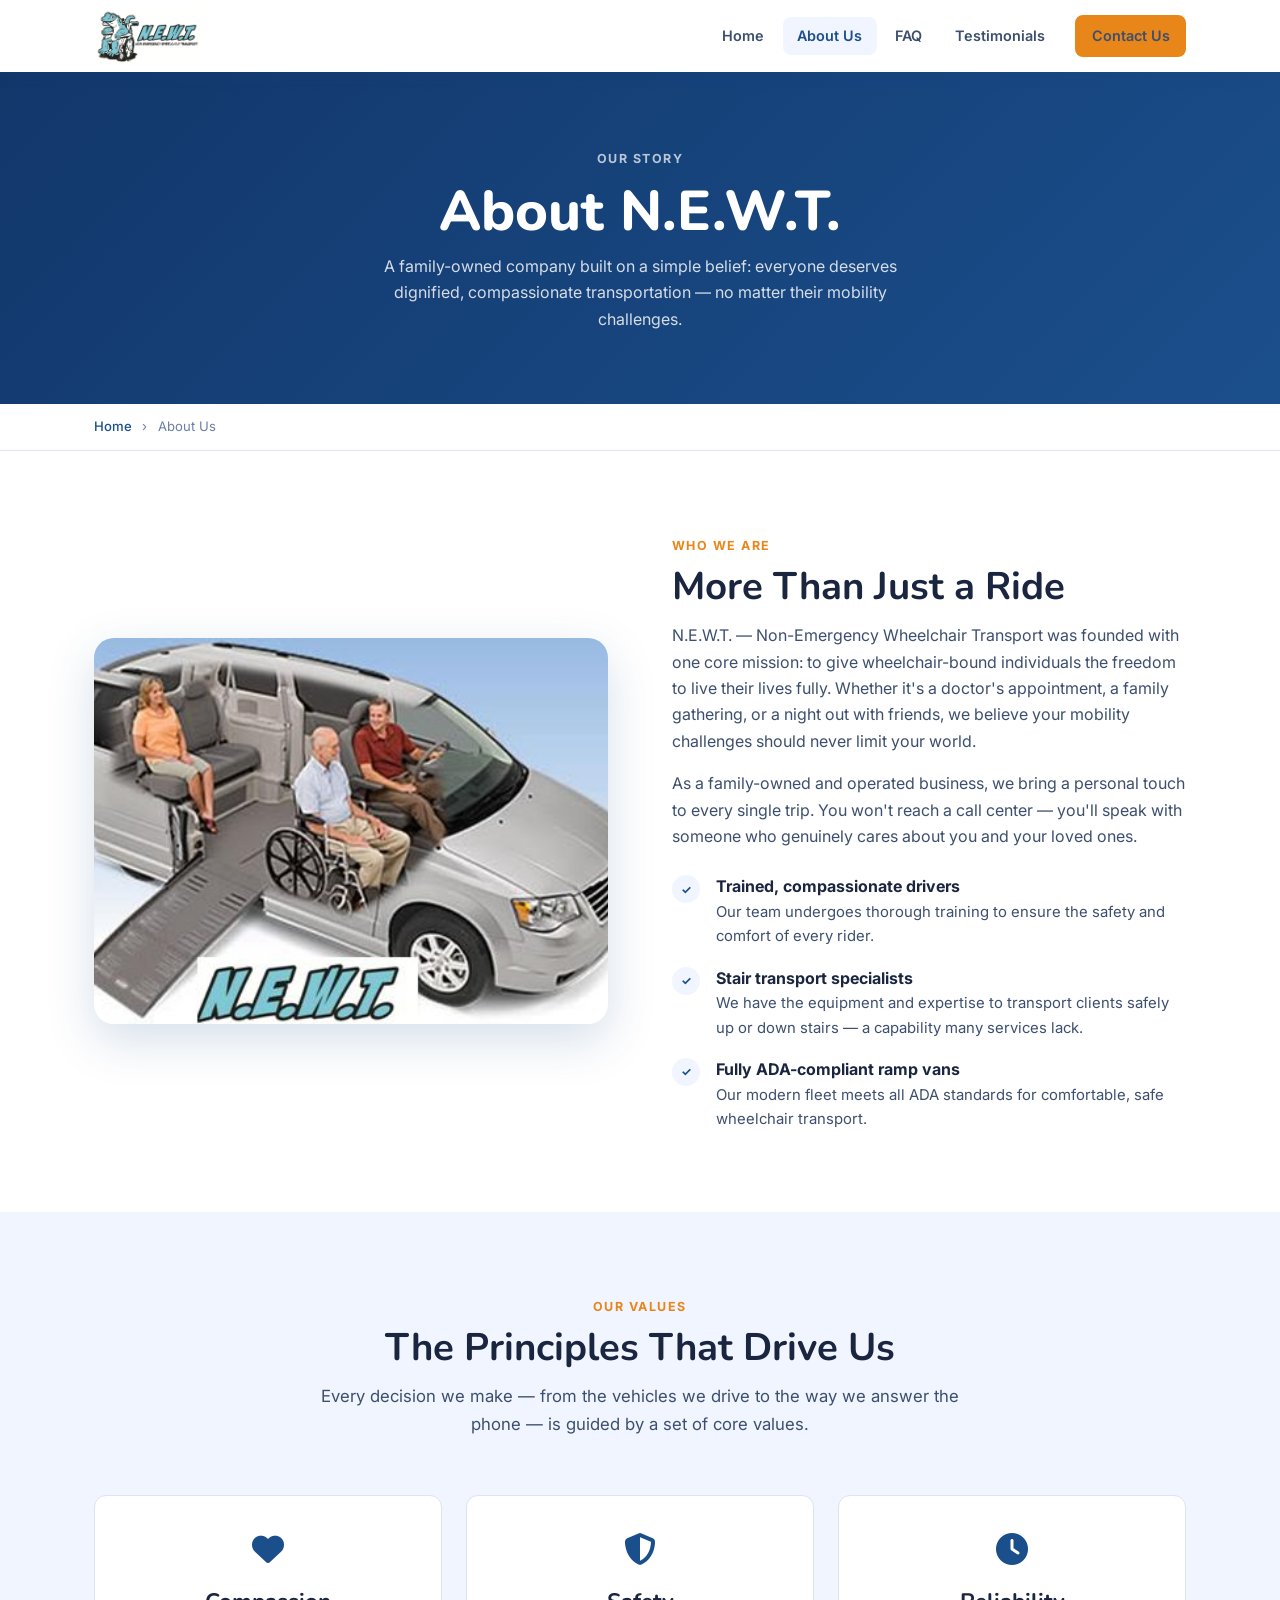
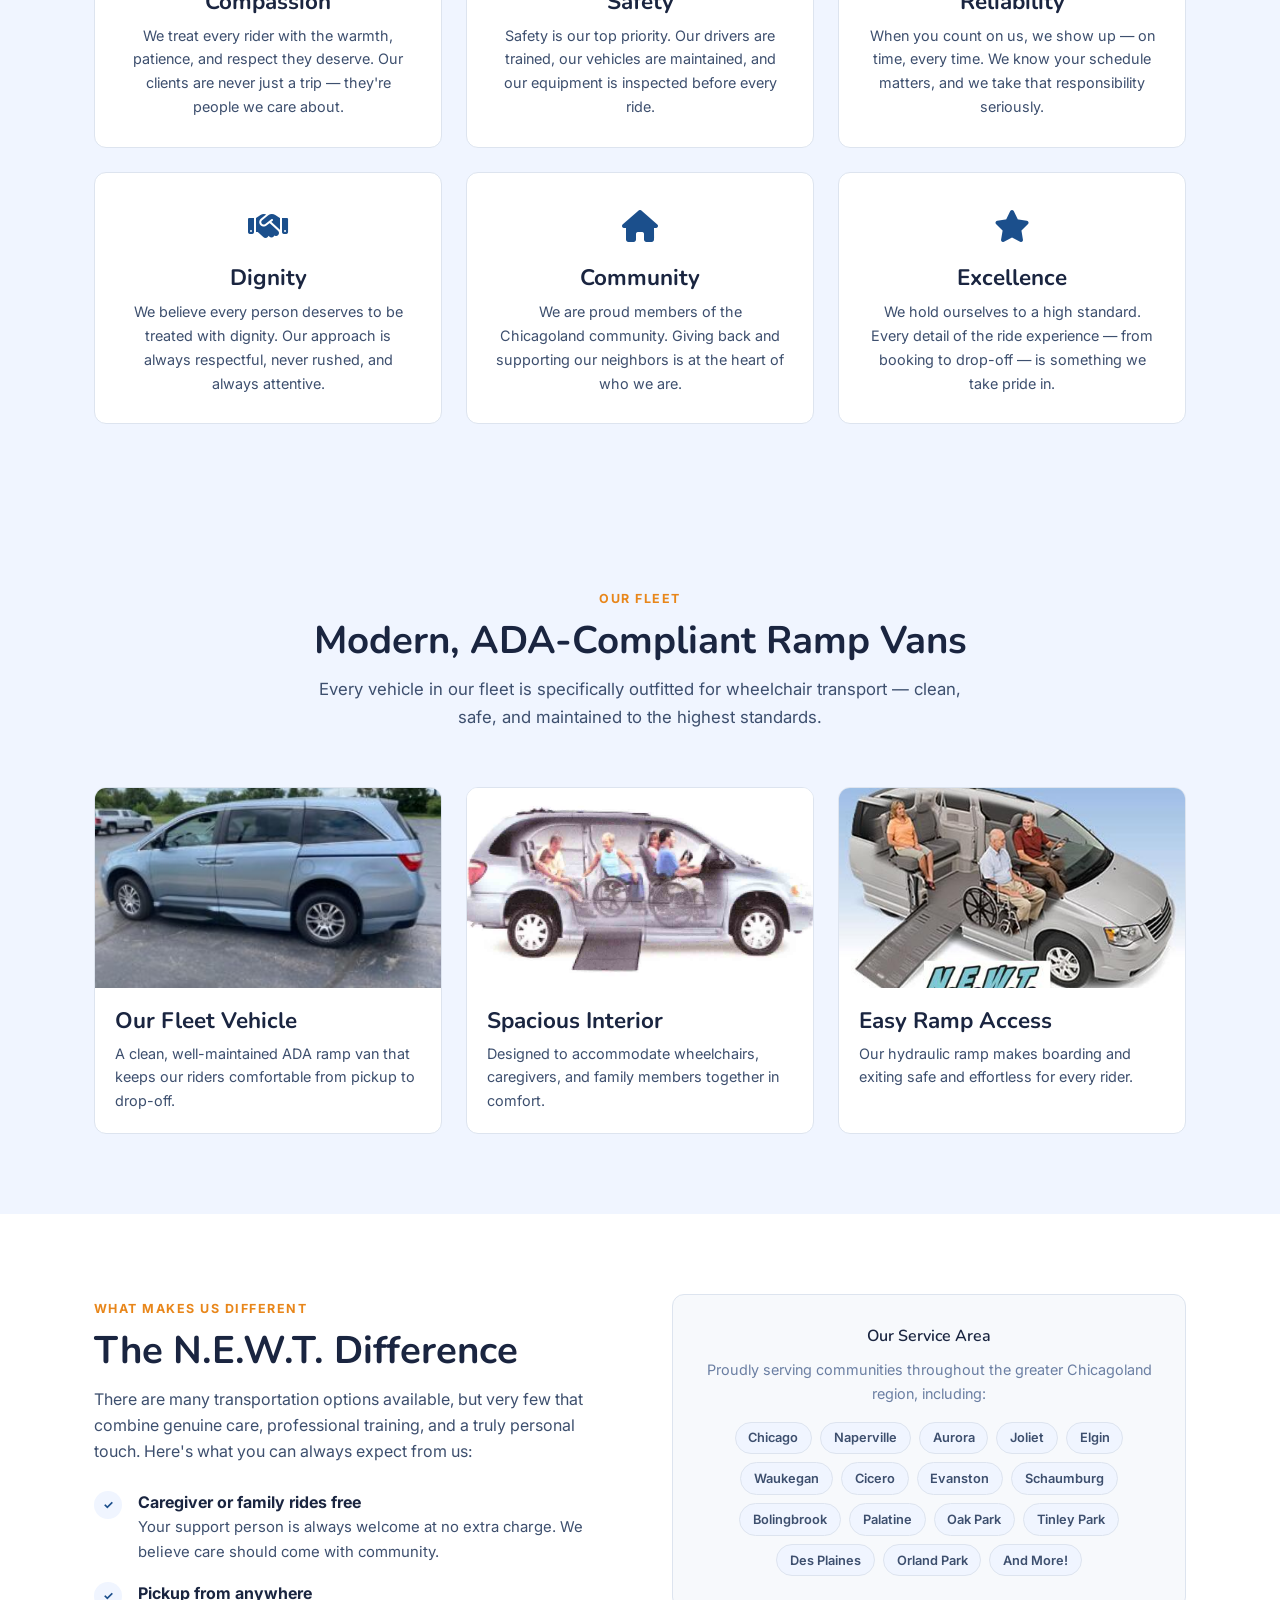
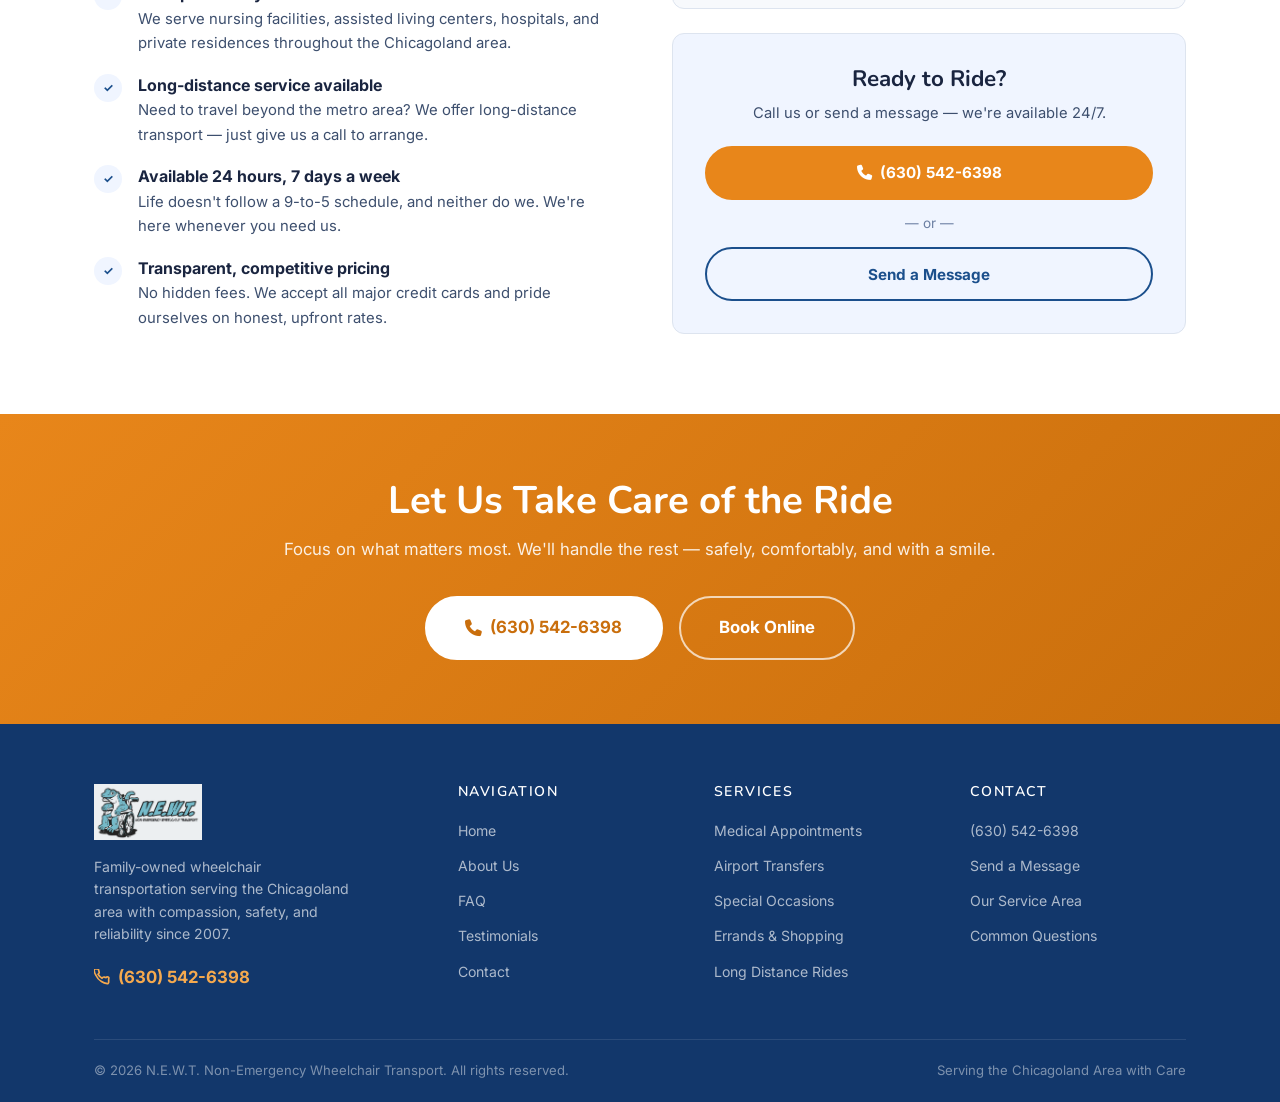
<file: about.html>
<!DOCTYPE html>
<html lang="en">
<head>
  <meta charset="UTF-8" />
  <meta name="viewport" content="width=device-width, initial-scale=1.0" />
  <meta name="description" content="Learn about N.E.W.T. — a family-owned non-emergency wheelchair transport company serving the Chicagoland area with compassion and care." />
  <title>About Us — N.E.W.T. Non-Emergency Wheelchair Transport</title>
  <link rel="preconnect" href="https://fonts.googleapis.com" />
  <link rel="preconnect" href="https://fonts.gstatic.com" crossorigin />
  <link rel="stylesheet" href="https://cdnjs.cloudflare.com/ajax/libs/font-awesome/6.5.2/css/all.min.css" />
  <link rel="stylesheet" href="css/styles.css" />
</head>
<body>

  <!-- ===== NAVBAR ===== -->
  <header class="navbar">
    <div class="container">
      <nav class="nav-inner">
        <a href="index.html" class="nav-logo">
          <img src="images/logo.png" alt="N.E.W.T. Non-Emergency Wheelchair Transport" class="nav-logo-img" />
        </a>
        <div class="nav-links">
          <a href="index.html">Home</a>
          <a href="about.html" class="active">About Us</a>
          <a href="faq.html">FAQ</a>
          <a href="testimonials.html">Testimonials</a>
          <a href="contact.html" class="btn btn-primary nav-cta">Contact Us</a>
        </div>
        <button class="hamburger" aria-label="Toggle menu">
          <span></span><span></span><span></span>
        </button>
      </nav>
      <div class="mobile-menu">
        <a href="index.html">Home</a>
        <a href="about.html">About Us</a>
        <a href="faq.html">FAQ</a>
        <a href="testimonials.html">Testimonials</a>
        <a href="contact.html" class="btn btn-primary">Contact Us</a>
      </div>
    </div>
  </header>

  <!-- ===== PAGE HERO ===== -->
  <section class="page-hero">
    <div class="container">
      <span class="section-label" style="color: rgba(255,255,255,0.7);">Our Story</span>
      <h1>About N.E.W.T.</h1>
      <p>A family-owned company built on a simple belief: everyone deserves dignified, compassionate transportation — no matter their mobility challenges.</p>
    </div>
  </section>

  <!-- ===== BREADCRUMB ===== -->
  <div class="breadcrumb">
    <div class="container">
      <a href="index.html">Home</a>
      <span>›</span>
      About Us
    </div>
  </div>

  <!-- ===== OUR STORY ===== -->
  <section class="section">
    <div class="container">
      <div class="about-grid">
        <div class="about-image-wrap fade-up">
          <img src="images/van-ramp.png" alt="N.E.W.T. wheelchair van with ramp deployed showing comfortable interior" style="width:100%; height:100%; object-fit:cover; object-position:center;" />
        </div>
        <div class="fade-up">
          <span class="section-label">Who We Are</span>
          <h2>More Than Just a Ride</h2>
          <p style="margin-top: 0.75rem; margin-bottom: 1rem;">N.E.W.T. — Non-Emergency Wheelchair Transport was founded with one core mission: to give wheelchair-bound individuals the freedom to live their lives fully. Whether it's a doctor's appointment, a family gathering, or a night out with friends, we believe your mobility challenges should never limit your world.</p>
          <p>As a family-owned and operated business, we bring a personal touch to every single trip. You won't reach a call center — you'll speak with someone who genuinely cares about you and your loved ones.</p>
          <div class="value-list">
            <div class="value-item">
              <div class="value-check">✓</div>
              <div>
                <strong>Trained, compassionate drivers</strong>
                <p>Our team undergoes thorough training to ensure the safety and comfort of every rider.</p>
              </div>
            </div>
            <div class="value-item">
              <div class="value-check">✓</div>
              <div>
                <strong>Stair transport specialists</strong>
                <p>We have the equipment and expertise to transport clients safely up or down stairs — a capability many services lack.</p>
              </div>
            </div>
            <div class="value-item">
              <div class="value-check">✓</div>
              <div>
                <strong>Fully ADA-compliant ramp vans</strong>
                <p>Our modern fleet meets all ADA standards for comfortable, safe wheelchair transport.</p>
              </div>
            </div>
          </div>
        </div>
      </div>
    </div>
  </section>

  <!-- ===== OUR VALUES ===== -->
  <section class="section section-blue">
    <div class="container">
      <div class="section-header">
        <span class="section-label">Our Values</span>
        <h2>The Principles That Drive Us</h2>
        <p>Every decision we make — from the vehicles we drive to the way we answer the phone — is guided by a set of core values.</p>
      </div>
      <div class="values-grid">
        <div class="value-card fade-up">
          <div class="value-card-icon"><i class="fa-solid fa-heart"></i></div>
          <h3>Compassion</h3>
          <p>We treat every rider with the warmth, patience, and respect they deserve. Our clients are never just a trip — they're people we care about.</p>
        </div>
        <div class="value-card fade-up">
          <div class="value-card-icon"><i class="fa-solid fa-shield-halved"></i></div>
          <h3>Safety</h3>
          <p>Safety is our top priority. Our drivers are trained, our vehicles are maintained, and our equipment is inspected before every ride.</p>
        </div>
        <div class="value-card fade-up">
          <div class="value-card-icon"><i class="fa-solid fa-clock"></i></div>
          <h3>Reliability</h3>
          <p>When you count on us, we show up — on time, every time. We know your schedule matters, and we take that responsibility seriously.</p>
        </div>
        <div class="value-card fade-up">
          <div class="value-card-icon"><i class="fa-solid fa-handshake"></i></div>
          <h3>Dignity</h3>
          <p>We believe every person deserves to be treated with dignity. Our approach is always respectful, never rushed, and always attentive.</p>
        </div>
        <div class="value-card fade-up">
          <div class="value-card-icon"><i class="fa-solid fa-house"></i></div>
          <h3>Community</h3>
          <p>We are proud members of the Chicagoland community. Giving back and supporting our neighbors is at the heart of who we are.</p>
        </div>
        <div class="value-card fade-up">
          <div class="value-card-icon"><i class="fa-solid fa-star"></i></div>
          <h3>Excellence</h3>
          <p>We hold ourselves to a high standard. Every detail of the ride experience — from booking to drop-off — is something we take pride in.</p>
        </div>
      </div>
    </div>
  </section>

  <!-- ===== OUR VEHICLES ===== -->
  <section class="section section-blue">
    <div class="container">
      <div class="section-header">
        <span class="section-label">Our Fleet</span>
        <h2>Modern, ADA-Compliant Ramp Vans</h2>
        <p>Every vehicle in our fleet is specifically outfitted for wheelchair transport — clean, safe, and maintained to the highest standards.</p>
      </div>
      <div class="about-vehicles-grid">
        <div class="about-vehicle-card fade-up">
          <div class="about-vehicle-img">
            <img src="images/van-exterior.png" alt="N.E.W.T. blue Honda wheelchair van exterior" />
          </div>
          <div class="about-vehicle-info">
            <h3>Our Fleet Vehicle</h3>
            <p>A clean, well-maintained ADA ramp van that keeps our riders comfortable from pickup to drop-off.</p>
          </div>
        </div>
        <div class="about-vehicle-card fade-up">
          <div class="about-vehicle-img">
            <img src="images/van-interior-diagram.png" alt="Wheelchair van interior layout showing ramp access" />
          </div>
          <div class="about-vehicle-info">
            <h3>Spacious Interior</h3>
            <p>Designed to accommodate wheelchairs, caregivers, and family members together in comfort.</p>
          </div>
        </div>
        <div class="about-vehicle-card fade-up">
          <div class="about-vehicle-img">
            <img src="images/van-ramp.png" alt="Wheelchair van ramp deployed with family boarding" />
          </div>
          <div class="about-vehicle-info">
            <h3>Easy Ramp Access</h3>
            <p>Our hydraulic ramp makes boarding and exiting safe and effortless for every rider.</p>
          </div>
        </div>
      </div>
    </div>
  </section>

  <!-- ===== WHAT SETS US APART ===== -->
  <section class="section">
    <div class="container">
      <div class="about-grid" style="align-items: start;">
        <div class="fade-up">
          <span class="section-label">What Makes Us Different</span>
          <h2>The N.E.W.T. Difference</h2>
          <p style="margin-top: 0.75rem; margin-bottom: 1.25rem;">There are many transportation options available, but very few that combine genuine care, professional training, and a truly personal touch. Here's what you can always expect from us:</p>

          <div class="value-list">
            <div class="value-item">
              <div class="value-check">✓</div>
              <div>
                <strong>Caregiver or family rides free</strong>
                <p>Your support person is always welcome at no extra charge. We believe care should come with community.</p>
              </div>
            </div>
            <div class="value-item">
              <div class="value-check">✓</div>
              <div>
                <strong>Pickup from anywhere</strong>
                <p>We serve nursing facilities, assisted living centers, hospitals, and private residences throughout the Chicagoland area.</p>
              </div>
            </div>
            <div class="value-item">
              <div class="value-check">✓</div>
              <div>
                <strong>Long-distance service available</strong>
                <p>Need to travel beyond the metro area? We offer long-distance transport — just give us a call to arrange.</p>
              </div>
            </div>
            <div class="value-item">
              <div class="value-check">✓</div>
              <div>
                <strong>Available 24 hours, 7 days a week</strong>
                <p>Life doesn't follow a 9-to-5 schedule, and neither do we. We're here whenever you need us.</p>
              </div>
            </div>
            <div class="value-item">
              <div class="value-check">✓</div>
              <div>
                <strong>Transparent, competitive pricing</strong>
                <p>No hidden fees. We accept all major credit cards and pride ourselves on honest, upfront rates.</p>
              </div>
            </div>
          </div>
        </div>
        <div class="fade-up">
          <div class="service-area">
            <h4>Our Service Area</h4>
            <p style="font-size:0.9rem; color:var(--text-light); margin-bottom: 0.5rem;">Proudly serving communities throughout the greater Chicagoland region, including:</p>
            <div class="area-tags">
              <span class="area-tag">Chicago</span>
              <span class="area-tag">Naperville</span>
              <span class="area-tag">Aurora</span>
              <span class="area-tag">Joliet</span>
              <span class="area-tag">Elgin</span>
              <span class="area-tag">Waukegan</span>
              <span class="area-tag">Cicero</span>
              <span class="area-tag">Evanston</span>
              <span class="area-tag">Schaumburg</span>
              <span class="area-tag">Bolingbrook</span>
              <span class="area-tag">Palatine</span>
              <span class="area-tag">Oak Park</span>
              <span class="area-tag">Tinley Park</span>
              <span class="area-tag">Des Plaines</span>
              <span class="area-tag">Orland Park</span>
              <span class="area-tag">And More!</span>
            </div>
          </div>
          <div style="background: var(--light-bg); border: 1px solid var(--border); border-radius: var(--radius); padding: 2rem; margin-top: 1.5rem; text-align:center;">
            <h3 style="margin-bottom: 0.5rem;">Ready to Ride?</h3>
            <p style="font-size: 0.92rem; margin-bottom: 1.25rem;">Call us or send a message — we're available 24/7.</p>
            <a href="tel:6305426398" class="btn btn-primary" style="width:100%; justify-content:center;"><i class="fa-solid fa-phone"></i> (630) 542-6398</a>
            <div style="margin: 0.75rem 0; color: var(--text-light); font-size: 0.85rem;">— or —</div>
            <a href="contact.html" class="btn btn-outline-dark" style="width:100%; justify-content:center;">Send a Message</a>
          </div>
        </div>
      </div>
    </div>
  </section>

  <!-- ===== CTA BANNER ===== -->
  <section class="cta-banner">
    <div class="container">
      <h2>Let Us Take Care of the Ride</h2>
      <p>Focus on what matters most. We'll handle the rest — safely, comfortably, and with a smile.</p>
      <div class="cta-actions">
        <a href="tel:6305426398" class="btn btn-white btn-lg"><i class="fa-solid fa-phone"></i> (630) 542-6398</a>
        <a href="contact.html" class="btn btn-outline btn-lg">Book Online</a>
      </div>
    </div>
  </section>

  <!-- ===== FOOTER ===== -->
  <footer class="footer">
    <div class="container">
      <div class="footer-grid">
        <div class="footer-brand">
          <a href="index.html" class="nav-logo">
            <img src="images/logo.png" alt="N.E.W.T. Non-Emergency Wheelchair Transport" class="nav-logo-img" />
          </a>
          <p>Family-owned wheelchair transportation serving the Chicagoland area with compassion, safety, and reliability since 2007.</p>
          <a href="tel:6305426398" class="footer-phone">
            <svg width="16" height="16" viewBox="0 0 24 24" fill="none" stroke="currentColor" stroke-width="2.5" stroke-linecap="round" stroke-linejoin="round"><path d="M22 16.92v3a2 2 0 01-2.18 2 19.79 19.79 0 01-8.63-3.07A19.5 19.5 0 013.07 9.76 19.79 19.79 0 01.01 1.11 2 2 0 012 .01h3a2 2 0 012 1.72c.127.96.361 1.903.7 2.81a2 2 0 01-.45 2.11L6.09 7.91a16 16 0 006 6l1.27-1.27a2 2 0 012.11-.45c.907.339 1.85.573 2.81.7A2 2 0 0122 14.92z"/></svg>
            (630) 542-6398
          </a>
        </div>
        <div class="footer-col">
          <h4>Navigation</h4>
          <ul>
            <li><a href="index.html">Home</a></li>
            <li><a href="about.html">About Us</a></li>
            <li><a href="faq.html">FAQ</a></li>
            <li><a href="testimonials.html">Testimonials</a></li>
            <li><a href="contact.html">Contact</a></li>
          </ul>
        </div>
        <div class="footer-col">
          <h4>Services</h4>
          <ul>
            <li><a href="contact.html">Medical Appointments</a></li>
            <li><a href="contact.html">Airport Transfers</a></li>
            <li><a href="contact.html">Special Occasions</a></li>
            <li><a href="contact.html">Errands &amp; Shopping</a></li>
            <li><a href="contact.html">Long Distance Rides</a></li>
          </ul>
        </div>
        <div class="footer-col">
          <h4>Contact</h4>
          <ul>
            <li><a href="tel:6305426398">(630) 542-6398</a></li>
            <li><a href="contact.html">Send a Message</a></li>
            <li><a href="about.html">Our Service Area</a></li>
            <li><a href="faq.html">Common Questions</a></li>
          </ul>
        </div>
      </div>
      <div class="footer-bottom">
        <span>&copy; 2026 N.E.W.T. Non-Emergency Wheelchair Transport. All rights reserved.</span>
        <span>Serving the Chicagoland Area with Care</span>
      </div>
    </div>
  </footer>

  <script src="js/main.js"></script>
</body>
</html>
</file>
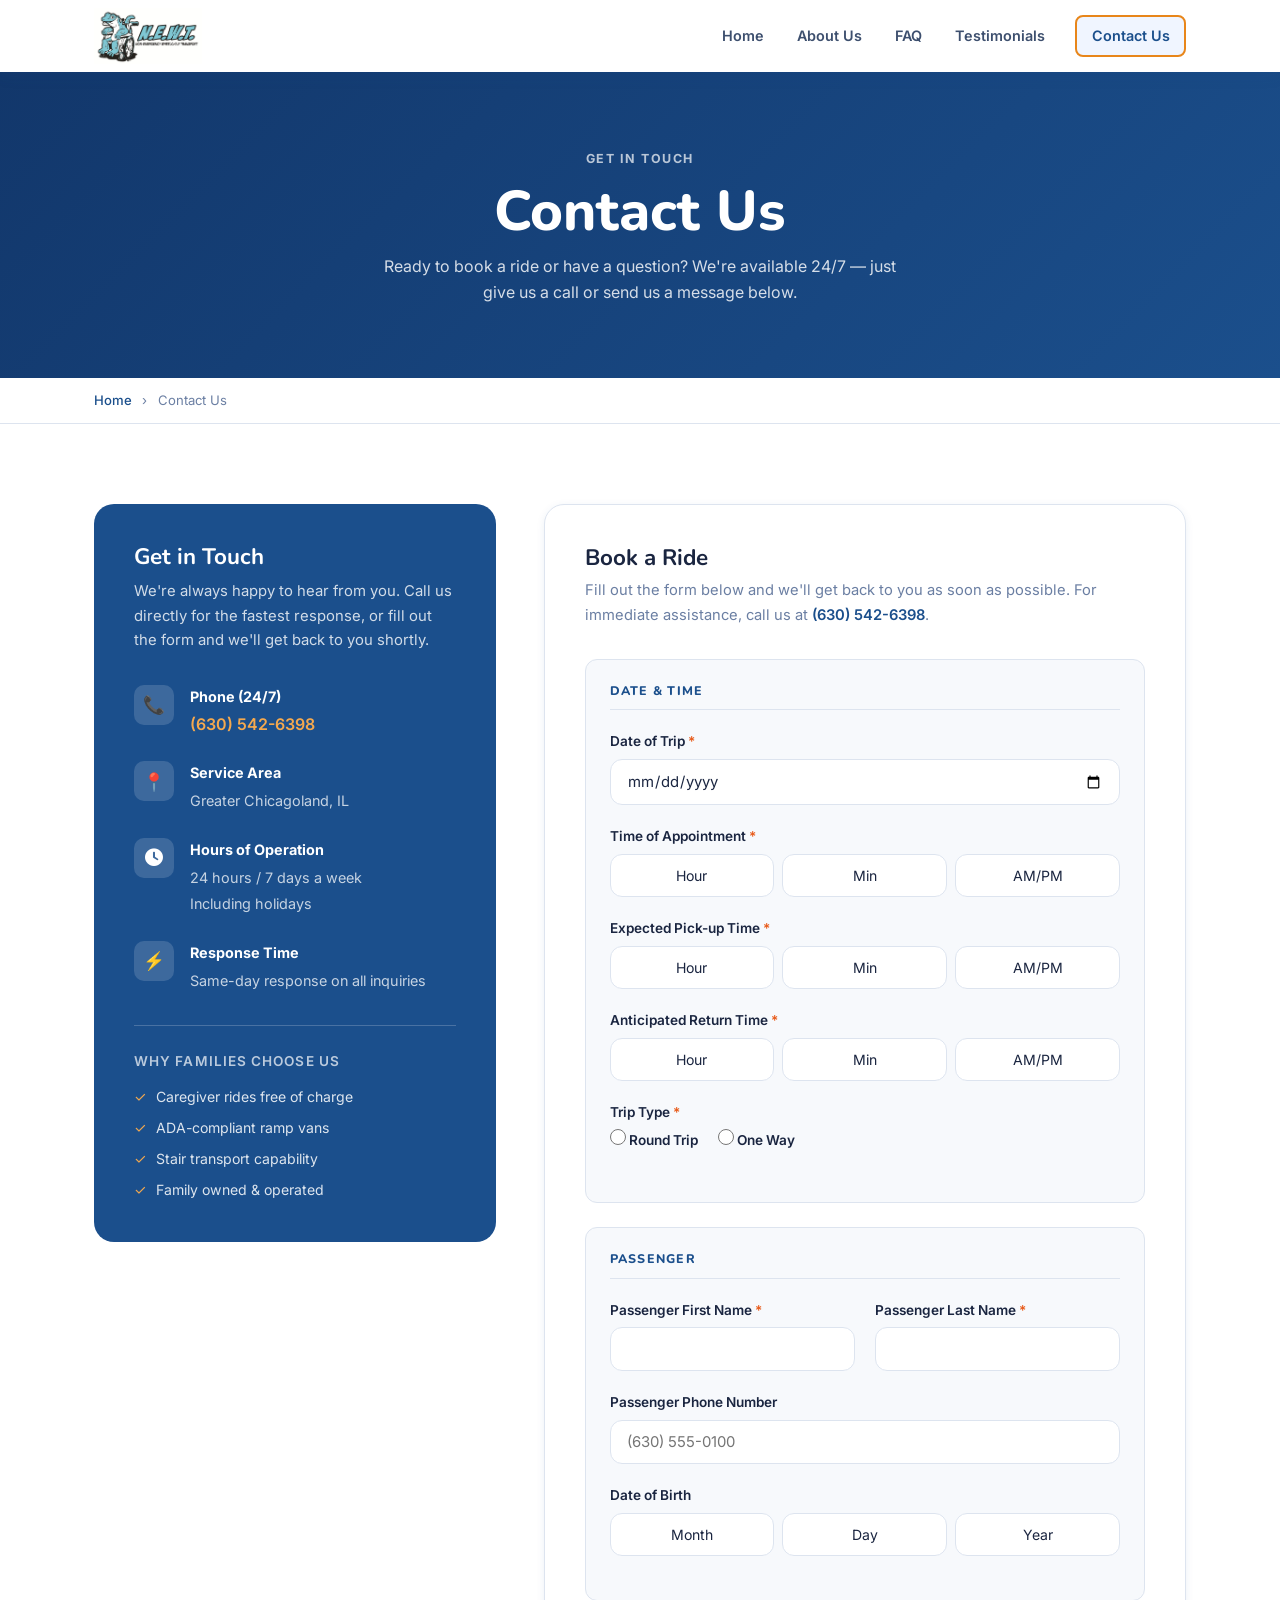
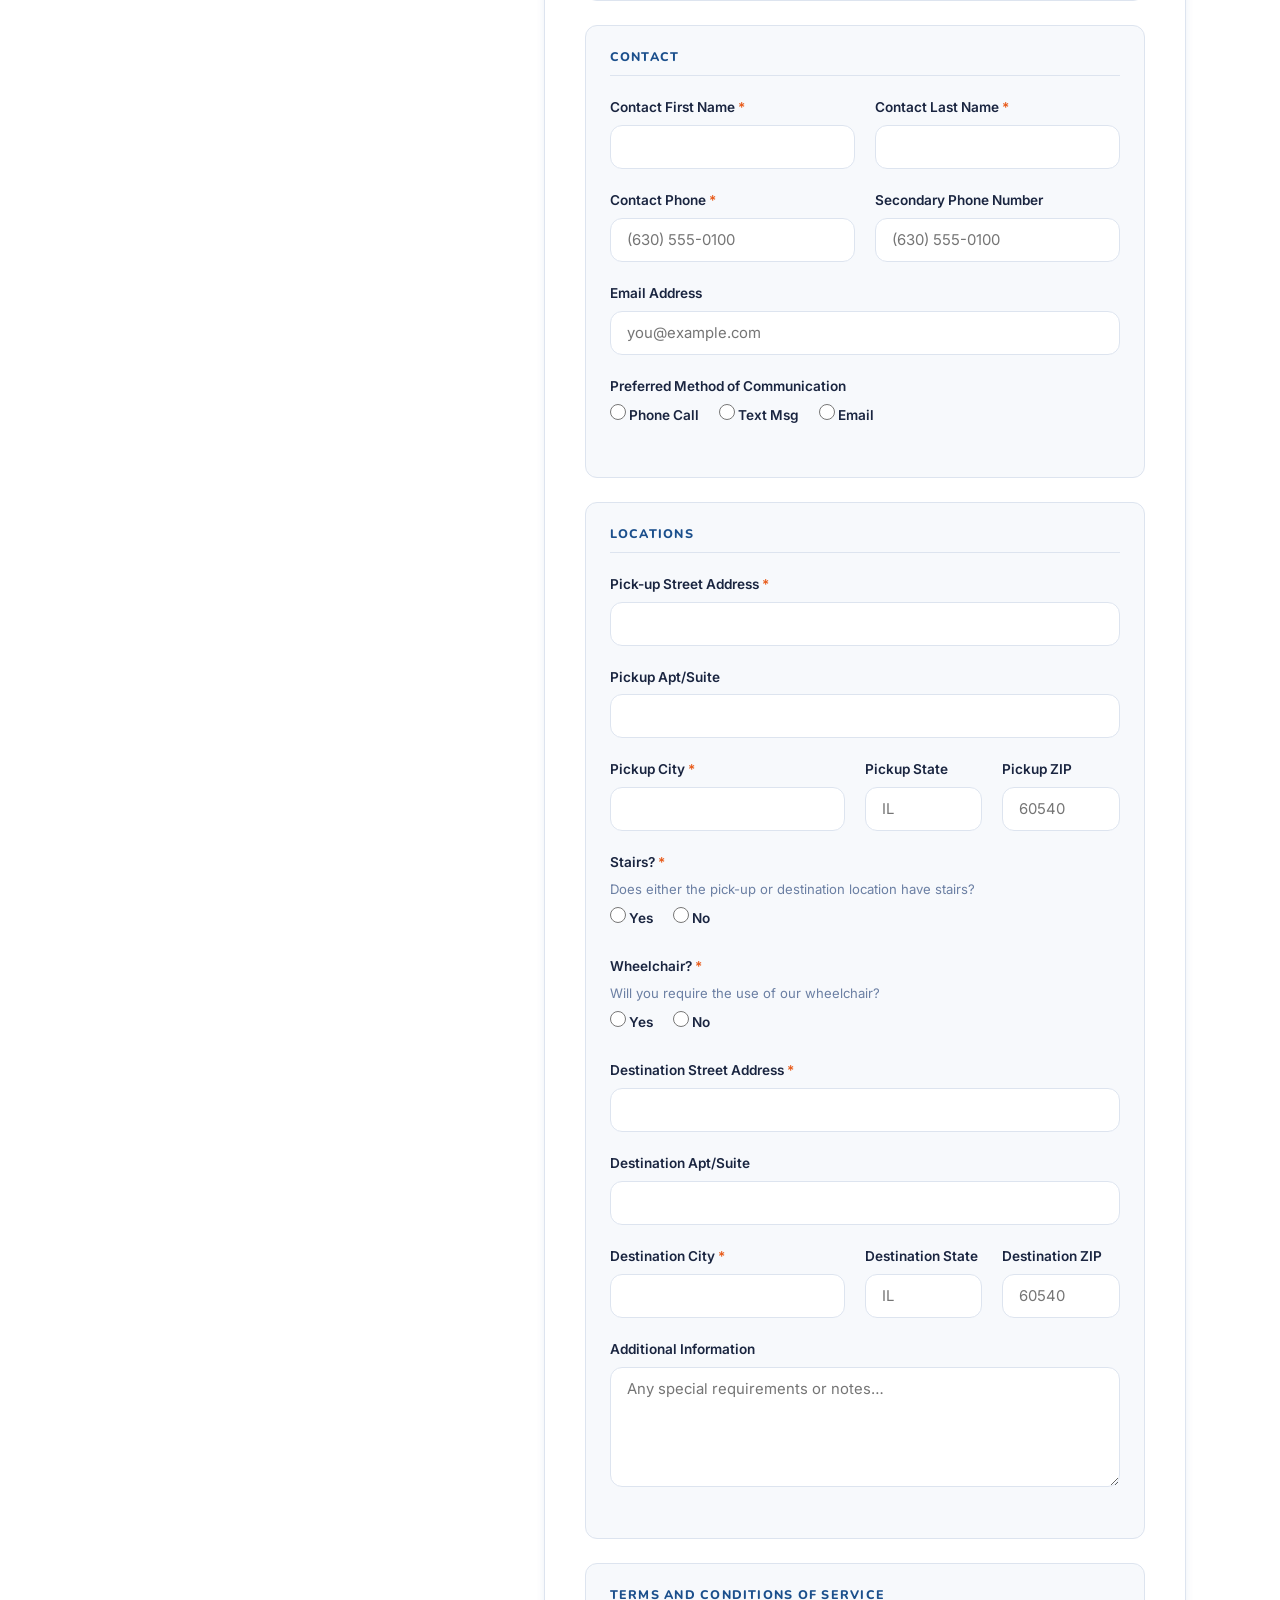
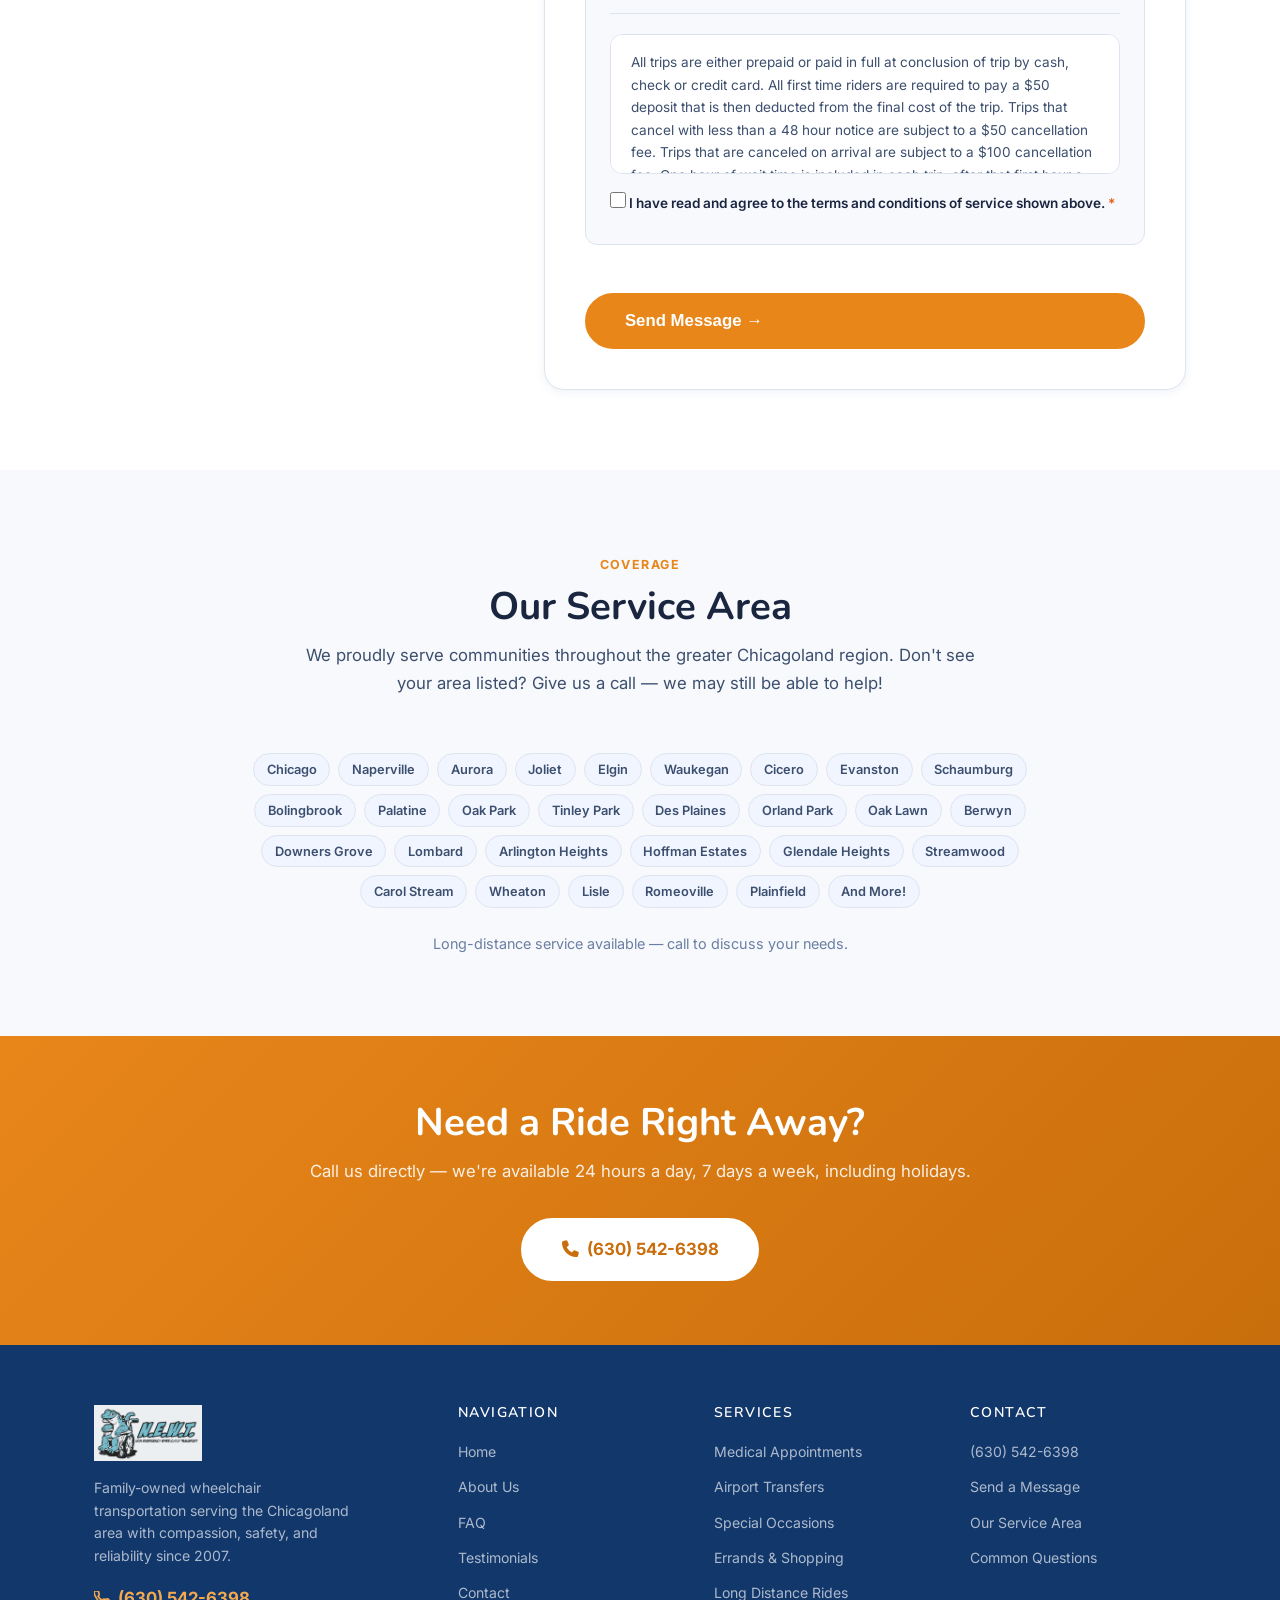
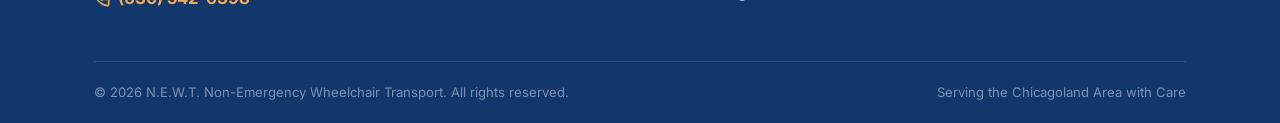
<file: contact.html>
<!DOCTYPE html>
<html lang="en">
<head>
  <meta charset="UTF-8" />
  <meta name="viewport" content="width=device-width, initial-scale=1.0" />
  <meta name="description" content="Contact N.E.W.T. to book wheelchair transportation in Chicagoland. Call (630) 542-6398 or fill out our online form — we're available 24/7." />
  <title>Contact Us — N.E.W.T. Non-Emergency Wheelchair Transport</title>
  <link rel="preconnect" href="https://fonts.googleapis.com" />
  <link rel="preconnect" href="https://fonts.gstatic.com" crossorigin />
  <link rel="stylesheet" href="https://cdnjs.cloudflare.com/ajax/libs/font-awesome/6.5.2/css/all.min.css" />
  <link rel="stylesheet" href="css/styles.css" />
</head>
<body>

  <!-- ===== NAVBAR ===== -->
  <header class="navbar">
    <div class="container">
      <nav class="nav-inner">
        <a href="index.html" class="nav-logo">
          <img src="images/logo.png" alt="N.E.W.T. Non-Emergency Wheelchair Transport" class="nav-logo-img" />
        </a>
        <div class="nav-links">
          <a href="index.html">Home</a>
          <a href="about.html">About Us</a>
          <a href="faq.html">FAQ</a>
          <a href="testimonials.html">Testimonials</a>
          <a href="contact.html" class="btn btn-primary nav-cta active">Contact Us</a>
        </div>
        <button class="hamburger" aria-label="Toggle menu">
          <span></span><span></span><span></span>
        </button>
      </nav>
      <div class="mobile-menu">
        <a href="index.html">Home</a>
        <a href="about.html">About Us</a>
        <a href="faq.html">FAQ</a>
        <a href="testimonials.html">Testimonials</a>
        <a href="contact.html" class="btn btn-primary">Contact Us</a>
      </div>
    </div>
  </header>

  <!-- ===== PAGE HERO ===== -->
  <section class="page-hero">
    <div class="container">
      <span class="section-label" style="color: rgba(255,255,255,0.7);">Get in Touch</span>
      <h1>Contact Us</h1>
      <p>Ready to book a ride or have a question? We're available 24/7 — just give us a call or send us a message below.</p>
    </div>
  </section>

  <!-- ===== BREADCRUMB ===== -->
  <div class="breadcrumb">
    <div class="container">
      <a href="index.html">Home</a>
      <span>›</span>
      Contact Us
    </div>
  </div>

  <!-- ===== CONTACT SECTION ===== -->
  <section class="section">
    <div class="container">
      <div class="contact-grid">

        <!-- Left: Info Card -->
        <div>
          <div class="contact-info-card">
            <h3>Get in Touch</h3>
            <p>We're always happy to hear from you. Call us directly for the fastest response, or fill out the form and we'll get back to you shortly.</p>

            <div class="contact-detail">
              <div class="contact-detail-icon">📞</div>
              <div class="contact-detail-text">
                <strong>Phone (24/7)</strong>
                <a href="tel:6305426398">(630) 542-6398</a>
              </div>
            </div>

            <div class="contact-detail">
              <div class="contact-detail-icon">📍</div>
              <div class="contact-detail-text">
                <strong>Service Area</strong>
                <span>Greater Chicagoland, IL</span>
              </div>
            </div>

            <div class="contact-detail">
              <div class="contact-detail-icon"><i class="fa-solid fa-clock"></i></div>
              <div class="contact-detail-text">
                <strong>Hours of Operation</strong>
                <span>24 hours / 7 days a week<br>Including holidays</span>
              </div>
            </div>

            <div class="contact-detail">
              <div class="contact-detail-icon">⚡</div>
              <div class="contact-detail-text">
                <strong>Response Time</strong>
                <span>Same-day response on all inquiries</span>
              </div>
            </div>

            <div style="margin-top: 2rem; padding-top: 1.5rem; border-top: 1px solid rgba(255,255,255,0.2);">
              <p style="font-size: 0.85rem; color: rgba(255,255,255,0.7); margin-bottom: 0.75rem; font-weight: 600; text-transform: uppercase; letter-spacing: 0.08em;">Why families choose us</p>
              <div style="display: flex; flex-direction: column; gap: 0.5rem;">
                <div style="display: flex; align-items: center; gap: 0.6rem; font-size: 0.88rem; color: rgba(255,255,255,0.85);">
                  <span style="color: #f5a94e;">✓</span> Caregiver rides free of charge
                </div>
                <div style="display: flex; align-items: center; gap: 0.6rem; font-size: 0.88rem; color: rgba(255,255,255,0.85);">
                  <span style="color: #f5a94e;">✓</span> ADA-compliant ramp vans
                </div>
                <div style="display: flex; align-items: center; gap: 0.6rem; font-size: 0.88rem; color: rgba(255,255,255,0.85);">
                  <span style="color: #f5a94e;">✓</span> Stair transport capability
                </div>
                <div style="display: flex; align-items: center; gap: 0.6rem; font-size: 0.88rem; color: rgba(255,255,255,0.85);">
                  <span style="color: #f5a94e;">✓</span> Family owned &amp; operated
                </div>
              </div>
            </div>
          </div>
        </div>

        <!-- Right: Form Card -->
        <div>
          <div class="contact-form-card">
            <h3>Book a Ride</h3>
            <p>Fill out the form below and we'll get back to you as soon as possible. For immediate assistance, call us at <a href="tel:6305426398" style="color:var(--primary);font-weight:600;">(630) 542-6398</a>.</p>

            <form id="contact-form" name="contact" method="POST" data-netlify="true" action="/contact.html?sent=1" novalidate>
              <input type="hidden" name="form-name" value="contact" />
              <input type="hidden" name="subject" id="form-subject" data-remove-prefix value="New Ride Request" />

              <!-- DATE & TIME -->
              <div class="form-section">
                <h4 class="form-section-title">Date &amp; Time</h4>

                <div class="form-group">
                  <label for="trip-date">Date of Trip <span class="req">*</span></label>
                  <input type="date" id="trip-date" name="Date of Trip" required />
                </div>

                <div class="form-group">
                  <label>Time of Appointment <span class="req">*</span></label>
                  <input type="hidden" name="Appointment Time" id="combined-appt-time" />
                  <div class="time-picker">
                    <select id="appt-hour" aria-label="Appointment hour">
                      <option value="">Hour</option>
                      <option>12</option><option>01</option><option>02</option><option>03</option>
                      <option>04</option><option>05</option><option>06</option><option>07</option>
                      <option>08</option><option>09</option><option>10</option><option>11</option>
                    </select>
                    <select id="appt-min" aria-label="Appointment minutes">
                      <option value="">Min</option>
                      <option>00</option><option>05</option><option>10</option><option>15</option>
                      <option>20</option><option>25</option><option>30</option><option>35</option>
                      <option>40</option><option>45</option><option>50</option><option>55</option>
                    </select>
                    <select id="appt-ampm" aria-label="AM or PM">
                      <option value="">AM/PM</option>
                      <option>AM</option><option>PM</option>
                    </select>
                  </div>
                </div>

                <div class="form-group">
                  <label>Expected Pick-up Time <span class="req">*</span></label>
                  <input type="hidden" name="Expected Pickup Time" id="combined-pickup-time" />
                  <div class="time-picker">
                    <select id="pickup-hour" aria-label="Pickup hour">
                      <option value="">Hour</option>
                      <option>12</option><option>01</option><option>02</option><option>03</option>
                      <option>04</option><option>05</option><option>06</option><option>07</option>
                      <option>08</option><option>09</option><option>10</option><option>11</option>
                    </select>
                    <select id="pickup-min" aria-label="Pickup minutes">
                      <option value="">Min</option>
                      <option>00</option><option>05</option><option>10</option><option>15</option>
                      <option>20</option><option>25</option><option>30</option><option>35</option>
                      <option>40</option><option>45</option><option>50</option><option>55</option>
                    </select>
                    <select id="pickup-ampm" aria-label="AM or PM">
                      <option value="">AM/PM</option>
                      <option>AM</option><option>PM</option>
                    </select>
                  </div>
                </div>

                <div class="form-group">
                  <label>Anticipated Return Time <span class="req">*</span></label>
                  <input type="hidden" name="Anticipated Return Time" id="combined-return-time" />
                  <div class="time-picker">
                    <select id="return-hour" aria-label="Return hour">
                      <option value="">Hour</option>
                      <option>12</option><option>01</option><option>02</option><option>03</option>
                      <option>04</option><option>05</option><option>06</option><option>07</option>
                      <option>08</option><option>09</option><option>10</option><option>11</option>
                    </select>
                    <select id="return-min" aria-label="Return minutes">
                      <option value="">Min</option>
                      <option>00</option><option>05</option><option>10</option><option>15</option>
                      <option>20</option><option>25</option><option>30</option><option>35</option>
                      <option>40</option><option>45</option><option>50</option><option>55</option>
                    </select>
                    <select id="return-ampm" aria-label="AM or PM">
                      <option value="">AM/PM</option>
                      <option>AM</option><option>PM</option>
                    </select>
                  </div>
                </div>

                <div class="form-group">
                  <label>Trip Type <span class="req">*</span></label>
                  <div class="radio-group">
                    <label class="radio-label"><input type="radio" name="Trip Type" value="Round Trip" required /> Round Trip</label>
                    <label class="radio-label"><input type="radio" name="Trip Type" value="One Way" /> One Way</label>
                  </div>
                </div>
              </div>

              <!-- PASSENGER -->
              <div class="form-section">
                <h4 class="form-section-title">Passenger</h4>

                <div class="form-row">
                  <div class="form-group">
                    <label for="pax-first">Passenger First Name <span class="req">*</span></label>
                    <input type="text" id="pax-first" name="Passenger First Name" required />
                  </div>
                  <div class="form-group">
                    <label for="pax-last">Passenger Last Name <span class="req">*</span></label>
                    <input type="text" id="pax-last" name="Passenger Last Name" required />
                  </div>
                </div>

                <div class="form-group">
                  <label for="pax-phone">Passenger Phone Number</label>
                  <input type="tel" id="pax-phone" name="Passenger Phone" placeholder="(630) 555-0100" />
                </div>

                <div class="form-group">
                  <label>Date of Birth</label>
                  <input type="hidden" name="Date of Birth" id="combined-dob" />
                  <div class="dob-picker">
                    <select id="dob-month" aria-label="Birth month">
                      <option value="">Month</option>
                      <option value="1">January</option><option value="2">February</option>
                      <option value="3">March</option><option value="4">April</option>
                      <option value="5">May</option><option value="6">June</option>
                      <option value="7">July</option><option value="8">August</option>
                      <option value="9">September</option><option value="10">October</option>
                      <option value="11">November</option><option value="12">December</option>
                    </select>
                    <select id="dob-day" aria-label="Birth day">
                      <option value="">Day</option>
                      <option>1</option><option>2</option><option>3</option><option>4</option>
                      <option>5</option><option>6</option><option>7</option><option>8</option>
                      <option>9</option><option>10</option><option>11</option><option>12</option>
                      <option>13</option><option>14</option><option>15</option><option>16</option>
                      <option>17</option><option>18</option><option>19</option><option>20</option>
                      <option>21</option><option>22</option><option>23</option><option>24</option>
                      <option>25</option><option>26</option><option>27</option><option>28</option>
                      <option>29</option><option>30</option><option>31</option>
                    </select>
                    <select id="dob-year-select" aria-label="Birth year">
                      <option value="">Year</option>
                    </select>
                  </div>
                </div>
              </div>

              <!-- CONTACT -->
              <div class="form-section">
                <h4 class="form-section-title">Contact</h4>

                <div class="form-row">
                  <div class="form-group">
                    <label for="contact-first">Contact First Name <span class="req">*</span></label>
                    <input type="text" id="contact-first" name="Contact First Name" required />
                  </div>
                  <div class="form-group">
                    <label for="contact-last">Contact Last Name <span class="req">*</span></label>
                    <input type="text" id="contact-last" name="Contact Last Name" required />
                  </div>
                </div>

                <div class="form-row">
                  <div class="form-group">
                    <label for="contact-phone">Contact Phone <span class="req">*</span></label>
                    <input type="tel" id="contact-phone" name="Contact Phone" placeholder="(630) 555-0100" required />
                  </div>
                  <div class="form-group">
                    <label for="contact-phone2">Secondary Phone Number</label>
                    <input type="tel" id="contact-phone2" name="Secondary Phone" placeholder="(630) 555-0100" />
                  </div>
                </div>

                <div class="form-group">
                  <label for="contact-email">Email Address</label>
                  <input type="email" id="contact-email" name="email" placeholder="you@example.com" />
                </div>

                <div class="form-group">
                  <label>Preferred Method of Communication</label>
                  <div class="radio-group">
                    <label class="radio-label"><input type="radio" name="Preferred Contact Method" value="Phone Call" /> Phone Call</label>
                    <label class="radio-label"><input type="radio" name="Preferred Contact Method" value="Text Msg" /> Text Msg</label>
                    <label class="radio-label"><input type="radio" name="Preferred Contact Method" value="Email" /> Email</label>
                  </div>
                </div>
              </div>

              <!-- LOCATIONS -->
              <div class="form-section">
                <h4 class="form-section-title">Locations</h4>

                <div class="form-group">
                  <label for="pickup-street">Pick-up Street Address <span class="req">*</span></label>
                  <input type="text" id="pickup-street" name="Pickup Street Address" required />
                </div>
                <div class="form-group">
                  <label for="pickup-apt">Pickup Apt/Suite</label>
                  <input type="text" id="pickup-apt" name="Pickup Apt/Suite" />
                </div>
                <div class="form-row three-col">
                  <div class="form-group">
                    <label for="pickup-city">Pickup City <span class="req">*</span></label>
                    <input type="text" id="pickup-city" name="Pickup City" required />
                  </div>
                  <div class="form-group">
                    <label for="pickup-state">Pickup State</label>
                    <input type="text" id="pickup-state" name="Pickup State" placeholder="IL" />
                  </div>
                  <div class="form-group">
                    <label for="pickup-zip">Pickup ZIP</label>
                    <input type="text" id="pickup-zip" name="Pickup ZIP" placeholder="60540" />
                  </div>
                </div>

                <div class="form-group">
                  <label>Stairs? <span class="req">*</span></label>
                  <p class="form-hint">Does either the pick-up or destination location have stairs?</p>
                  <div class="radio-group">
                    <label class="radio-label"><input type="radio" name="Stairs at Location" value="Yes" required /> Yes</label>
                    <label class="radio-label"><input type="radio" name="Stairs at Location" value="No" /> No</label>
                  </div>
                </div>

                <div class="form-group">
                  <label>Wheelchair? <span class="req">*</span></label>
                  <p class="form-hint">Will you require the use of our wheelchair?</p>
                  <div class="radio-group">
                    <label class="radio-label"><input type="radio" name="Wheelchair Needed" value="Yes" required /> Yes</label>
                    <label class="radio-label"><input type="radio" name="Wheelchair Needed" value="No" /> No</label>
                  </div>
                </div>

                <div class="form-group" style="margin-top:1.25rem;">
                  <label for="dest-street">Destination Street Address <span class="req">*</span></label>
                  <input type="text" id="dest-street" name="Destination Street Address" required />
                </div>
                <div class="form-group">
                  <label for="dest-apt">Destination Apt/Suite</label>
                  <input type="text" id="dest-apt" name="Destination Apt/Suite" />
                </div>
                <div class="form-row three-col">
                  <div class="form-group">
                    <label for="dest-city">Destination City <span class="req">*</span></label>
                    <input type="text" id="dest-city" name="Destination City" required />
                  </div>
                  <div class="form-group">
                    <label for="dest-state">Destination State</label>
                    <input type="text" id="dest-state" name="Destination State" placeholder="IL" />
                  </div>
                  <div class="form-group">
                    <label for="dest-zip">Destination ZIP</label>
                    <input type="text" id="dest-zip" name="Destination ZIP" placeholder="60540" />
                  </div>
                </div>

                <div class="form-group">
                  <label for="additional-info">Additional Information</label>
                  <textarea id="additional-info" name="Additional Information" placeholder="Any special requirements or notes…"></textarea>
                </div>
              </div>

              <!-- TERMS & CONDITIONS -->
              <div class="form-section">
                <h4 class="form-section-title">Terms and Conditions of Service</h4>
                <div class="terms-box">
                  All trips are either prepaid or paid in full at conclusion of trip by cash, check or credit card. All first time riders are required to pay a $50 deposit that is then deducted from the final cost of the trip. Trips that cancel with less than a 48 hour notice are subject to a $50 cancellation fee. Trips that are canceled on arrival are subject to a $100 cancellation fee. One hour of wait time is included in each trip, after that first hour a $48 per hour wait time fee is charged. All riders using their own wheelchair must have the accompanying foot supports for their safety. We reserve the right to cancel any trip we deem unsafe for the person we are transporting or our employee.
                </div>
                <div class="form-group" style="margin-top:1rem; margin-bottom:0;">
                  <label class="checkbox-label">
                    <input type="checkbox" name="Terms Agreed" required />
                    I have read and agree to the terms and conditions of service shown above. <span class="req">*</span>
                  </label>
                </div>
              </div>

              <button type="submit" class="btn btn-primary btn-lg form-submit" style="margin-top:1.5rem;">Send Message →</button>
            </form>

            <div id="form-success" class="success-message">
              ✅ Thank you! We've received your message and will be in touch shortly. For urgent needs, please call us at (630) 542-6398.
            </div>
          </div>
        </div>

      </div>
    </div>
  </section>

  <!-- ===== SERVICE AREA ===== -->
  <section class="section section-alt">
    <div class="container">
      <div class="section-header">
        <span class="section-label">Coverage</span>
        <h2>Our Service Area</h2>
        <p>We proudly serve communities throughout the greater Chicagoland region. Don't see your area listed? Give us a call — we may still be able to help!</p>
      </div>
      <div class="area-tags" style="max-width: 860px; margin: 0 auto;">
        <span class="area-tag">Chicago</span>
        <span class="area-tag">Naperville</span>
        <span class="area-tag">Aurora</span>
        <span class="area-tag">Joliet</span>
        <span class="area-tag">Elgin</span>
        <span class="area-tag">Waukegan</span>
        <span class="area-tag">Cicero</span>
        <span class="area-tag">Evanston</span>
        <span class="area-tag">Schaumburg</span>
        <span class="area-tag">Bolingbrook</span>
        <span class="area-tag">Palatine</span>
        <span class="area-tag">Oak Park</span>
        <span class="area-tag">Tinley Park</span>
        <span class="area-tag">Des Plaines</span>
        <span class="area-tag">Orland Park</span>
        <span class="area-tag">Oak Lawn</span>
        <span class="area-tag">Berwyn</span>
        <span class="area-tag">Downers Grove</span>
        <span class="area-tag">Lombard</span>
        <span class="area-tag">Arlington Heights</span>
        <span class="area-tag">Hoffman Estates</span>
        <span class="area-tag">Glendale Heights</span>
        <span class="area-tag">Streamwood</span>
        <span class="area-tag">Carol Stream</span>
        <span class="area-tag">Wheaton</span>
        <span class="area-tag">Lisle</span>
        <span class="area-tag">Romeoville</span>
        <span class="area-tag">Plainfield</span>
        <span class="area-tag">And More!</span>
      </div>
      <p style="text-align: center; margin-top: 1.5rem; font-size: 0.9rem; color: var(--text-light);">Long-distance service available — call to discuss your needs.</p>
    </div>
  </section>

  <!-- ===== CTA BANNER ===== -->
  <section class="cta-banner">
    <div class="container">
      <h2>Need a Ride Right Away?</h2>
      <p>Call us directly — we're available 24 hours a day, 7 days a week, including holidays.</p>
      <div class="cta-actions">
        <a href="tel:6305426398" class="btn btn-white btn-lg"><i class="fa-solid fa-phone"></i> (630) 542-6398</a>
      </div>
    </div>
  </section>

  <!-- ===== FOOTER ===== -->
  <footer class="footer">
    <div class="container">
      <div class="footer-grid">
        <div class="footer-brand">
          <a href="index.html" class="nav-logo">
            <img src="images/logo.png" alt="N.E.W.T. Non-Emergency Wheelchair Transport" class="nav-logo-img" />
          </a>
          <p>Family-owned wheelchair transportation serving the Chicagoland area with compassion, safety, and reliability since 2007.</p>
          <a href="tel:6305426398" class="footer-phone">
            <svg width="16" height="16" viewBox="0 0 24 24" fill="none" stroke="currentColor" stroke-width="2.5" stroke-linecap="round" stroke-linejoin="round"><path d="M22 16.92v3a2 2 0 01-2.18 2 19.79 19.79 0 01-8.63-3.07A19.5 19.5 0 013.07 9.76 19.79 19.79 0 01.01 1.11 2 2 0 012 .01h3a2 2 0 012 1.72c.127.96.361 1.903.7 2.81a2 2 0 01-.45 2.11L6.09 7.91a16 16 0 006 6l1.27-1.27a2 2 0 012.11-.45c.907.339 1.85.573 2.81.7A2 2 0 0122 14.92z"/></svg>
            (630) 542-6398
          </a>
        </div>
        <div class="footer-col">
          <h4>Navigation</h4>
          <ul>
            <li><a href="index.html">Home</a></li>
            <li><a href="about.html">About Us</a></li>
            <li><a href="faq.html">FAQ</a></li>
            <li><a href="testimonials.html">Testimonials</a></li>
            <li><a href="contact.html">Contact</a></li>
          </ul>
        </div>
        <div class="footer-col">
          <h4>Services</h4>
          <ul>
            <li><a href="contact.html">Medical Appointments</a></li>
            <li><a href="contact.html">Airport Transfers</a></li>
            <li><a href="contact.html">Special Occasions</a></li>
            <li><a href="contact.html">Errands &amp; Shopping</a></li>
            <li><a href="contact.html">Long Distance Rides</a></li>
          </ul>
        </div>
        <div class="footer-col">
          <h4>Contact</h4>
          <ul>
            <li><a href="tel:6305426398">(630) 542-6398</a></li>
            <li><a href="contact.html">Send a Message</a></li>
            <li><a href="about.html">Our Service Area</a></li>
            <li><a href="faq.html">Common Questions</a></li>
          </ul>
        </div>
      </div>
      <div class="footer-bottom">
        <span>&copy; 2026 N.E.W.T. Non-Emergency Wheelchair Transport. All rights reserved.</span>
        <span>Serving the Chicagoland Area with Care</span>
      </div>
    </div>
  </footer>

  <script src="js/main.js"></script>
</body>
</html>
</file>
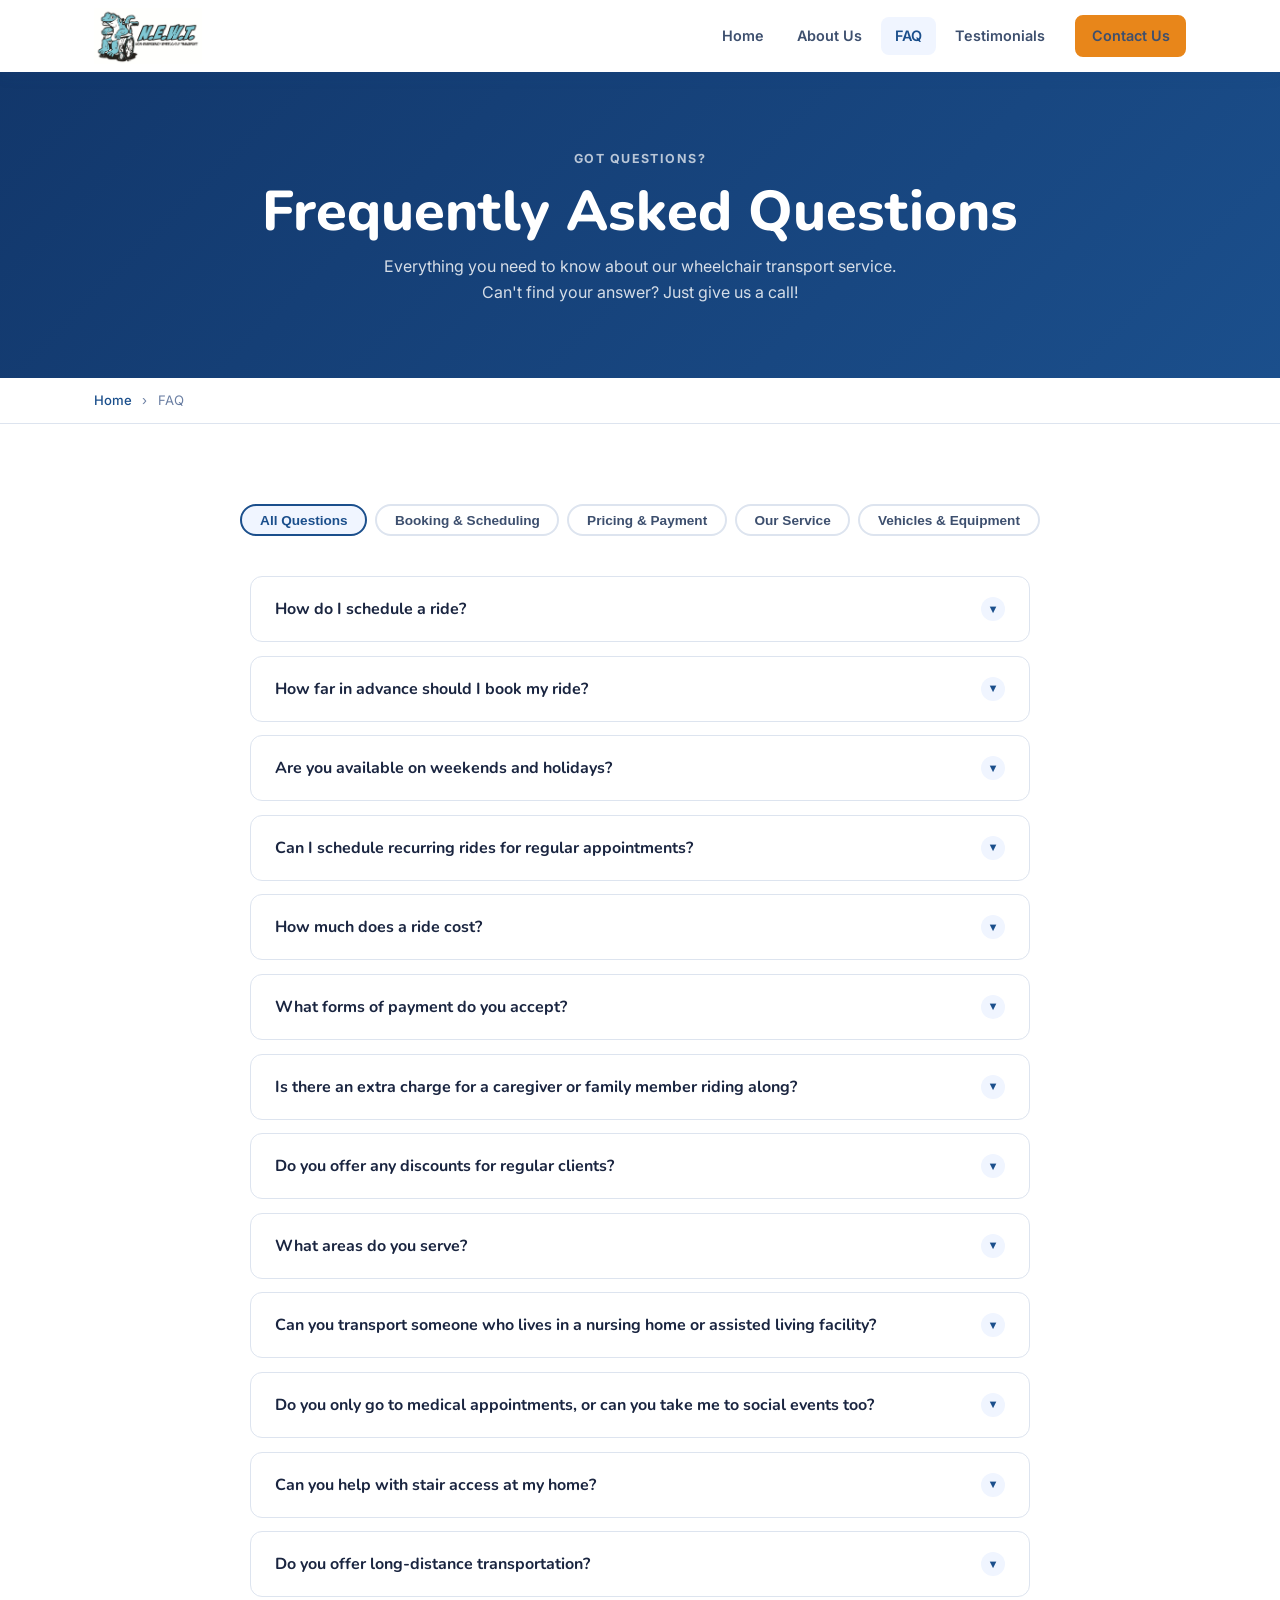
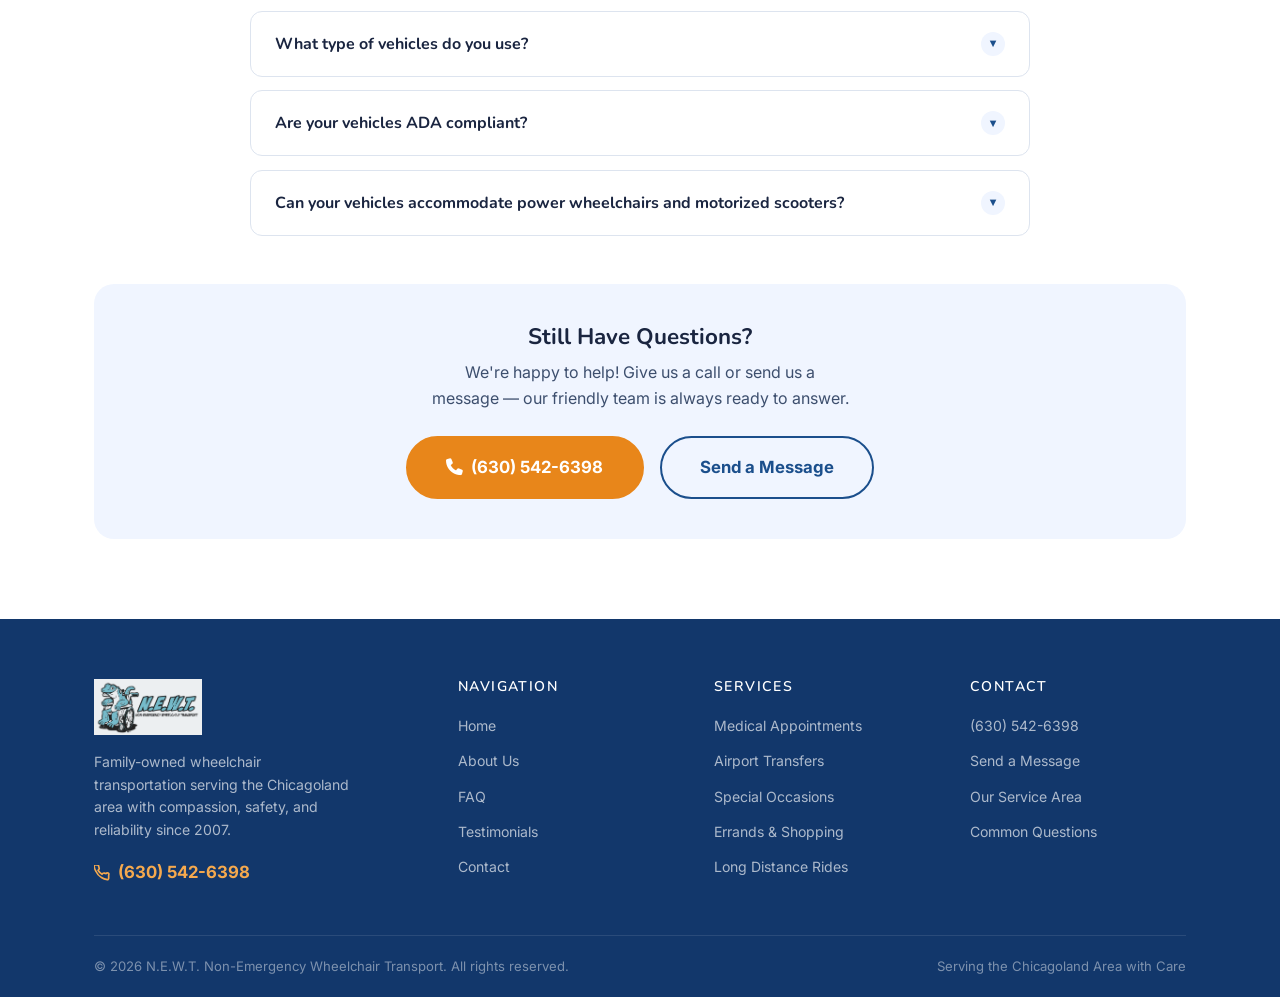
<file: faq.html>
<!DOCTYPE html>
<html lang="en">
<head>
  <meta charset="UTF-8" />
  <meta name="viewport" content="width=device-width, initial-scale=1.0" />
  <meta name="description" content="Frequently asked questions about N.E.W.T. wheelchair transportation services in Chicagoland. Learn about booking, pricing, vehicles, and more." />
  <title>FAQ — N.E.W.T. Non-Emergency Wheelchair Transport</title>
  <link rel="preconnect" href="https://fonts.googleapis.com" />
  <link rel="preconnect" href="https://fonts.gstatic.com" crossorigin />
  <link rel="stylesheet" href="https://cdnjs.cloudflare.com/ajax/libs/font-awesome/6.5.2/css/all.min.css" />
  <link rel="stylesheet" href="css/styles.css" />
</head>
<body>

  <!-- ===== NAVBAR ===== -->
  <header class="navbar">
    <div class="container">
      <nav class="nav-inner">
        <a href="index.html" class="nav-logo">
          <img src="images/logo.png" alt="N.E.W.T. Non-Emergency Wheelchair Transport" class="nav-logo-img" />
        </a>
        <div class="nav-links">
          <a href="index.html">Home</a>
          <a href="about.html">About Us</a>
          <a href="faq.html" class="active">FAQ</a>
          <a href="testimonials.html">Testimonials</a>
          <a href="contact.html" class="btn btn-primary nav-cta">Contact Us</a>
        </div>
        <button class="hamburger" aria-label="Toggle menu">
          <span></span><span></span><span></span>
        </button>
      </nav>
      <div class="mobile-menu">
        <a href="index.html">Home</a>
        <a href="about.html">About Us</a>
        <a href="faq.html">FAQ</a>
        <a href="testimonials.html">Testimonials</a>
        <a href="contact.html" class="btn btn-primary">Contact Us</a>
      </div>
    </div>
  </header>

  <!-- ===== PAGE HERO ===== -->
  <section class="page-hero">
    <div class="container">
      <span class="section-label" style="color: rgba(255,255,255,0.7);">Got Questions?</span>
      <h1>Frequently Asked Questions</h1>
      <p>Everything you need to know about our wheelchair transport service. Can't find your answer? Just give us a call!</p>
    </div>
  </section>

  <!-- ===== BREADCRUMB ===== -->
  <div class="breadcrumb">
    <div class="container">
      <a href="index.html">Home</a>
      <span>›</span>
      FAQ
    </div>
  </div>

  <!-- ===== FAQ SECTION ===== -->
  <section class="section">
    <div class="container">

      <div class="faq-categories">
        <button class="faq-cat-btn active" data-cat="all">All Questions</button>
        <button class="faq-cat-btn" data-cat="booking">Booking &amp; Scheduling</button>
        <button class="faq-cat-btn" data-cat="pricing">Pricing &amp; Payment</button>
        <button class="faq-cat-btn" data-cat="service">Our Service</button>
        <button class="faq-cat-btn" data-cat="vehicles">Vehicles &amp; Equipment</button>
      </div>

      <div class="faq-list">

        <!-- Booking -->
        <div class="faq-item" data-cat="booking">
          <button class="faq-question">
            How do I schedule a ride?
            <span class="faq-chevron">▼</span>
          </button>
          <div class="faq-answer">
            <div class="faq-answer-inner">
              Scheduling a ride is easy! You can call us directly at <strong>(630) 542-6398</strong> — we're available 24 hours a day, 7 days a week. You can also fill out our <a href="contact.html" style="color: var(--primary); font-weight: 600;">online contact form</a> and we'll get back to you promptly. We recommend booking in advance when possible, especially for medical appointments.
            </div>
          </div>
        </div>

        <div class="faq-item" data-cat="booking">
          <button class="faq-question">
            How far in advance should I book my ride?
            <span class="faq-chevron">▼</span>
          </button>
          <div class="faq-answer">
            <div class="faq-answer-inner">
              We recommend booking as early as possible — ideally 24 to 48 hours in advance for scheduled appointments. However, we understand that situations arise unexpectedly. Contact us and we'll do our best to accommodate your needs, even on short notice.
            </div>
          </div>
        </div>

        <div class="faq-item" data-cat="booking">
          <button class="faq-question">
            Are you available on weekends and holidays?
            <span class="faq-chevron">▼</span>
          </button>
          <div class="faq-answer">
            <div class="faq-answer-inner">
              Yes! We operate 24 hours a day, 7 days a week — including weekends and major holidays. We believe that transportation needs don't take days off, and neither do we. Whether it's Christmas morning or a Sunday afternoon, we're here for you.
            </div>
          </div>
        </div>

        <div class="faq-item" data-cat="booking">
          <button class="faq-question">
            Can I schedule recurring rides for regular appointments?
            <span class="faq-chevron">▼</span>
          </button>
          <div class="faq-answer">
            <div class="faq-answer-inner">
              Absolutely. Many of our clients rely on us for regular weekly or bi-weekly appointments such as dialysis, physical therapy, or chemotherapy. We can set up a recurring schedule that works for you, giving you peace of mind and one less thing to worry about.
            </div>
          </div>
        </div>

        <!-- Pricing -->
        <div class="faq-item" data-cat="pricing">
          <button class="faq-question">
            How much does a ride cost?
            <span class="faq-chevron">▼</span>
          </button>
          <div class="faq-answer">
            <div class="faq-answer-inner">
              Our rates are competitive and transparent — no hidden fees, ever. Pricing varies based on distance and specific needs. Please call us at <strong>(630) 542-6398</strong> for a free, no-obligation quote. We're committed to making our service accessible and affordable.
            </div>
          </div>
        </div>

        <div class="faq-item" data-cat="pricing">
          <button class="faq-question">
            What forms of payment do you accept?
            <span class="faq-chevron">▼</span>
          </button>
          <div class="faq-answer">
            <div class="faq-answer-inner">
              We accept all major credit cards (Visa, Mastercard, American Express, Discover), cash, and checks. Payment is typically collected at the time of service. If you have a special arrangement needed, just let us know when you book.
            </div>
          </div>
        </div>

        <div class="faq-item" data-cat="pricing">
          <button class="faq-question">
            Is there an extra charge for a caregiver or family member riding along?
            <span class="faq-chevron">▼</span>
          </button>
          <div class="faq-answer">
            <div class="faq-answer-inner">
              <strong>No!</strong> A caregiver or family member is always welcome to ride along at absolutely no additional charge. We understand how important it is to have support during transport, and we would never put a price on that.
            </div>
          </div>
        </div>

        <div class="faq-item" data-cat="pricing">
          <button class="faq-question">
            Do you offer any discounts for regular clients?
            <span class="faq-chevron">▼</span>
          </button>
          <div class="faq-answer">
            <div class="faq-answer-inner">
              We appreciate our loyal clients and are always willing to discuss arrangements for recurring trips. Please call us to talk about your specific situation — we'll do our best to find a solution that works for you.
            </div>
          </div>
        </div>

        <!-- Service -->
        <div class="faq-item" data-cat="service">
          <button class="faq-question">
            What areas do you serve?
            <span class="faq-chevron">▼</span>
          </button>
          <div class="faq-answer">
            <div class="faq-answer-inner">
              We serve the greater Chicagoland area, including Chicago and surrounding suburbs such as Naperville, Aurora, Joliet, Elgin, Evanston, Schaumburg, Bolingbrook, Oak Park, Tinley Park, and many more. We also offer long-distance service — just call ahead to discuss your needs.
            </div>
          </div>
        </div>

        <div class="faq-item" data-cat="service">
          <button class="faq-question">
            Can you transport someone who lives in a nursing home or assisted living facility?
            <span class="faq-chevron">▼</span>
          </button>
          <div class="faq-answer">
            <div class="faq-answer-inner">
              Yes, absolutely. We regularly pick up and drop off at nursing homes, skilled nursing facilities, assisted living communities, hospitals, and rehabilitation centers. We're experienced working with facility staff to ensure a smooth, coordinated pickup process.
            </div>
          </div>
        </div>

        <div class="faq-item" data-cat="service">
          <button class="faq-question">
            Do you only go to medical appointments, or can you take me to social events too?
            <span class="faq-chevron">▼</span>
          </button>
          <div class="faq-answer">
            <div class="faq-answer-inner">
              We go everywhere! Medical appointments are a big part of what we do, but we also love taking clients to weddings, birthday parties, church services, family gatherings, shopping trips, airport transfers, christenings, group events, and more. Life is meant to be lived fully — we're here to help make that possible.
            </div>
          </div>
        </div>

        <div class="faq-item" data-cat="service">
          <button class="faq-question">
            Can you help with stair access at my home?
            <span class="faq-chevron">▼</span>
          </button>
          <div class="faq-answer">
            <div class="faq-answer-inner">
              Yes — this is one of our specialties! We have the professional-grade equipment and trained staff to safely transport clients up or down stairs. Whether you live in a multi-story building or a home with front steps, we come prepared. Please let us know about any stair access when you book so we can plan accordingly.
            </div>
          </div>
        </div>

        <div class="faq-item" data-cat="service">
          <button class="faq-question">
            Do you offer long-distance transportation?
            <span class="faq-chevron">▼</span>
          </button>
          <div class="faq-answer">
            <div class="faq-answer-inner">
              Yes! While we primarily serve the Chicagoland area, we are happy to discuss long-distance trips. Whether you need transport to a hospital in another city or want to attend a special event out of the metro area, give us a call and we'll work with you to make it happen.
            </div>
          </div>
        </div>

        <!-- Vehicles -->
        <div class="faq-item" data-cat="vehicles">
          <button class="faq-question">
            What type of vehicles do you use?
            <span class="faq-chevron">▼</span>
          </button>
          <div class="faq-answer">
            <div class="faq-answer-inner">
              We use comfortable, modern, ADA-compliant ramp vans specifically designed for wheelchair transport. Our vehicles are spacious, climate-controlled, and regularly inspected for safety. We take pride in maintaining a clean, comfortable fleet.
            </div>
          </div>
        </div>

        <div class="faq-item" data-cat="vehicles">
          <button class="faq-question">
            Are your vehicles ADA compliant?
            <span class="faq-chevron">▼</span>
          </button>
          <div class="faq-answer">
            <div class="faq-answer-inner">
              100%. All of our vehicles fully meet Americans with Disabilities Act (ADA) standards. They are equipped with hydraulic or fold-out ramps, proper wheelchair tie-down systems, and appropriate seating configurations to ensure a safe and dignified ride for every passenger.
            </div>
          </div>
        </div>

        <div class="faq-item" data-cat="vehicles">
          <button class="faq-question">
            Can your vehicles accommodate power wheelchairs and motorized scooters?
            <span class="faq-chevron">▼</span>
          </button>
          <div class="faq-answer">
            <div class="faq-answer-inner">
              Yes. Our vans can accommodate most standard manual wheelchairs, power wheelchairs, and motorized scooters. Please let us know the type and size of your chair when booking so we can confirm we have the right vehicle for your needs.
            </div>
          </div>
        </div>

      </div>

      <!-- Still have questions? -->
      <div style="text-align: center; margin-top: 3rem; padding: 2.5rem; background: var(--light-bg); border-radius: var(--radius-lg);">
        <h3 style="margin-bottom: 0.5rem;">Still Have Questions?</h3>
        <p style="margin-bottom: 1.5rem; max-width: 420px; margin-left: auto; margin-right: auto;">We're happy to help! Give us a call or send us a message — our friendly team is always ready to answer.</p>
        <div class="gap-actions" style="justify-content: center;">
          <a href="tel:6305426398" class="btn btn-primary btn-lg"><i class="fa-solid fa-phone"></i> (630) 542-6398</a>
          <a href="contact.html" class="btn btn-outline-dark btn-lg">Send a Message</a>
        </div>
      </div>

    </div>
  </section>

  <!-- ===== FOOTER ===== -->
  <footer class="footer">
    <div class="container">
      <div class="footer-grid">
        <div class="footer-brand">
          <a href="index.html" class="nav-logo">
            <img src="images/logo.png" alt="N.E.W.T. Non-Emergency Wheelchair Transport" class="nav-logo-img" />
          </a>
          <p>Family-owned wheelchair transportation serving the Chicagoland area with compassion, safety, and reliability since 2007.</p>
          <a href="tel:6305426398" class="footer-phone">
            <svg width="16" height="16" viewBox="0 0 24 24" fill="none" stroke="currentColor" stroke-width="2.5" stroke-linecap="round" stroke-linejoin="round"><path d="M22 16.92v3a2 2 0 01-2.18 2 19.79 19.79 0 01-8.63-3.07A19.5 19.5 0 013.07 9.76 19.79 19.79 0 01.01 1.11 2 2 0 012 .01h3a2 2 0 012 1.72c.127.96.361 1.903.7 2.81a2 2 0 01-.45 2.11L6.09 7.91a16 16 0 006 6l1.27-1.27a2 2 0 012.11-.45c.907.339 1.85.573 2.81.7A2 2 0 0122 14.92z"/></svg>
            (630) 542-6398
          </a>
        </div>
        <div class="footer-col">
          <h4>Navigation</h4>
          <ul>
            <li><a href="index.html">Home</a></li>
            <li><a href="about.html">About Us</a></li>
            <li><a href="faq.html">FAQ</a></li>
            <li><a href="testimonials.html">Testimonials</a></li>
            <li><a href="contact.html">Contact</a></li>
          </ul>
        </div>
        <div class="footer-col">
          <h4>Services</h4>
          <ul>
            <li><a href="contact.html">Medical Appointments</a></li>
            <li><a href="contact.html">Airport Transfers</a></li>
            <li><a href="contact.html">Special Occasions</a></li>
            <li><a href="contact.html">Errands &amp; Shopping</a></li>
            <li><a href="contact.html">Long Distance Rides</a></li>
          </ul>
        </div>
        <div class="footer-col">
          <h4>Contact</h4>
          <ul>
            <li><a href="tel:6305426398">(630) 542-6398</a></li>
            <li><a href="contact.html">Send a Message</a></li>
            <li><a href="about.html">Our Service Area</a></li>
            <li><a href="faq.html">Common Questions</a></li>
          </ul>
        </div>
      </div>
      <div class="footer-bottom">
        <span>&copy; 2026 N.E.W.T. Non-Emergency Wheelchair Transport. All rights reserved.</span>
        <span>Serving the Chicagoland Area with Care</span>
      </div>
    </div>
  </footer>

  <script src="js/main.js"></script>
</body>
</html>
</file>
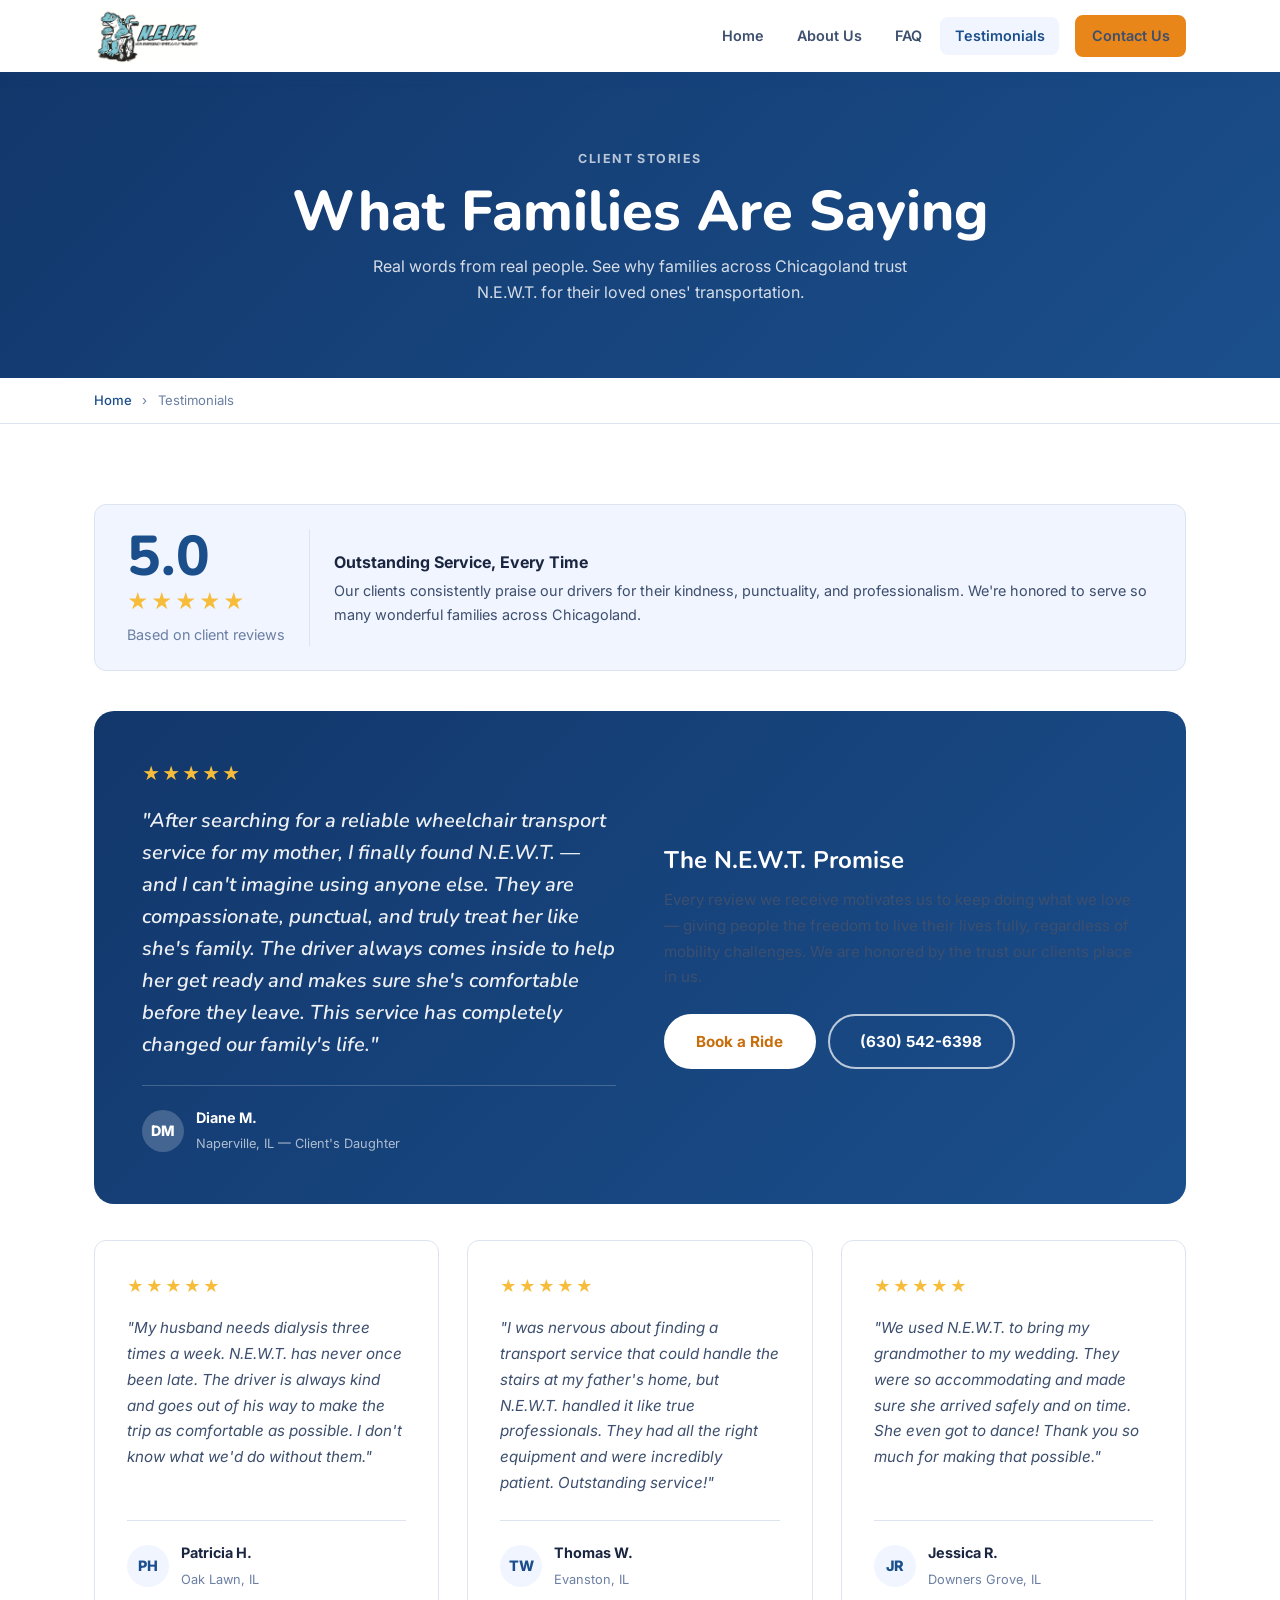
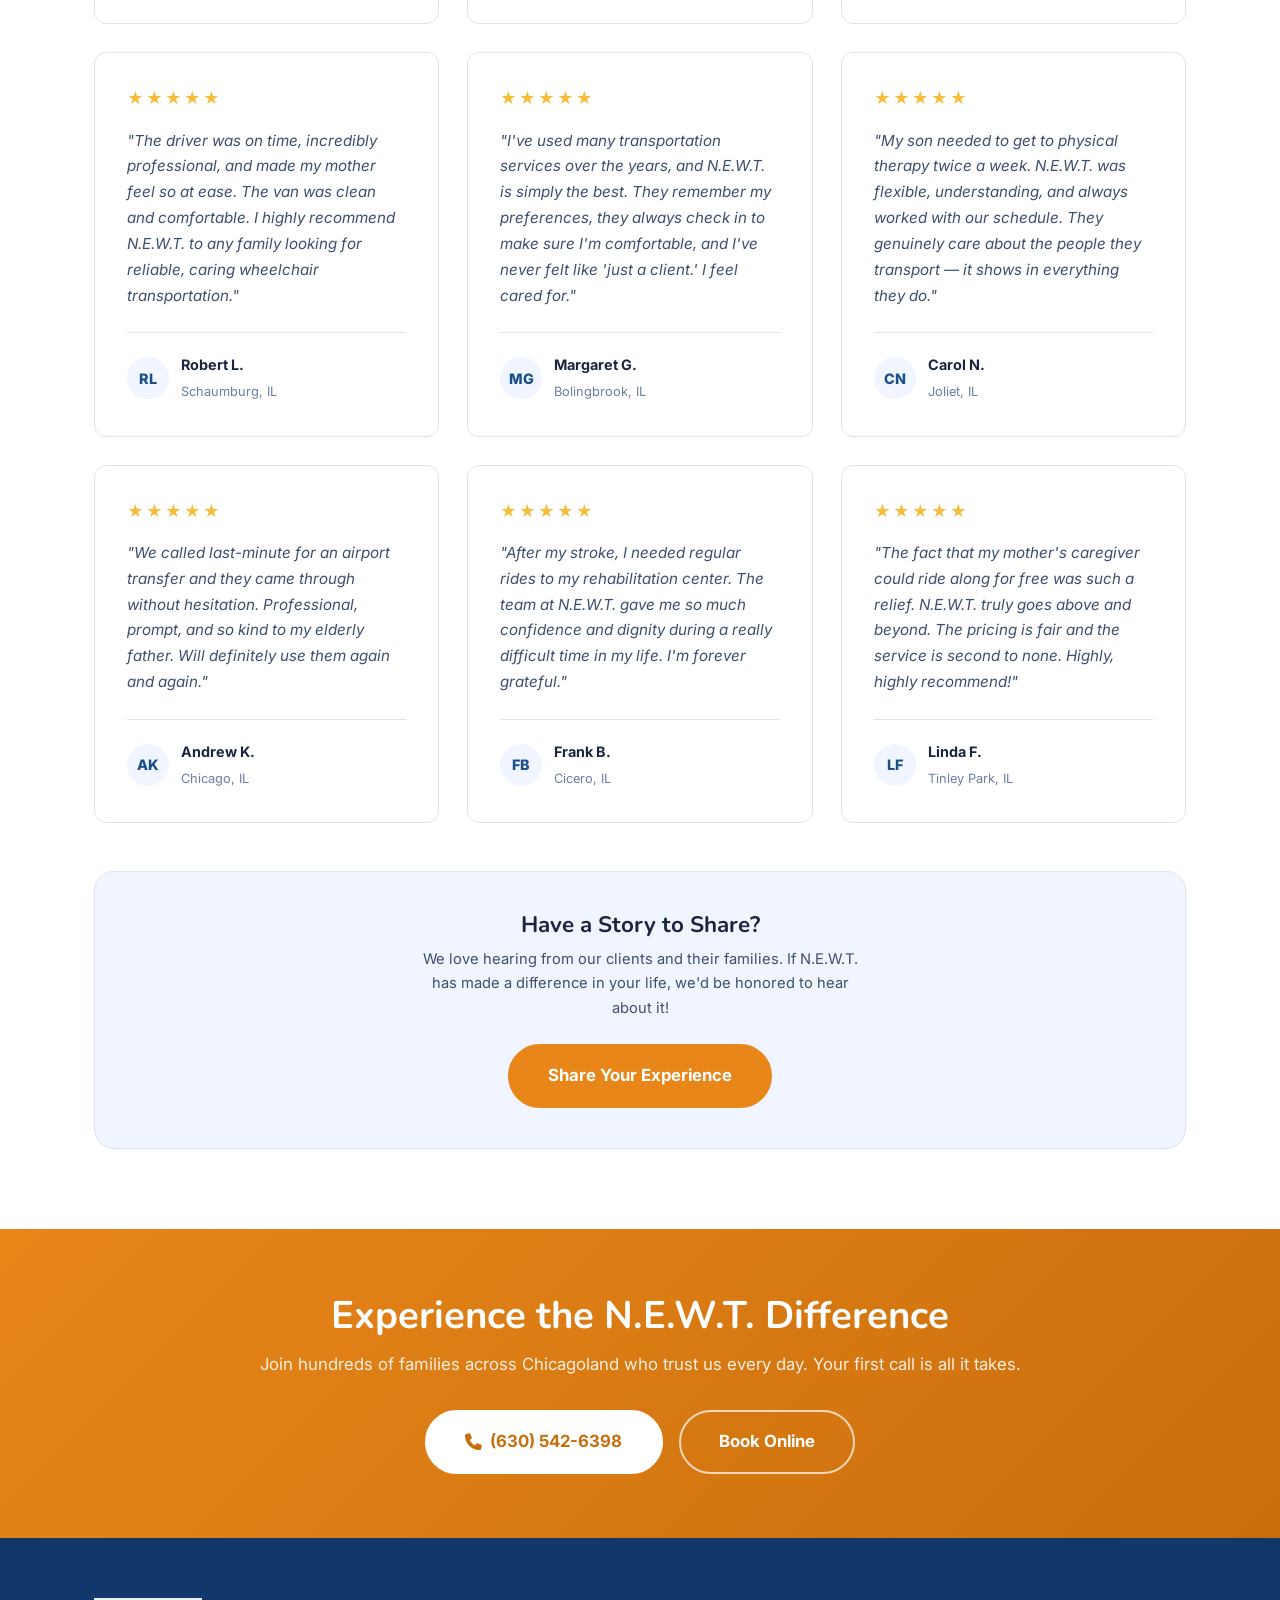
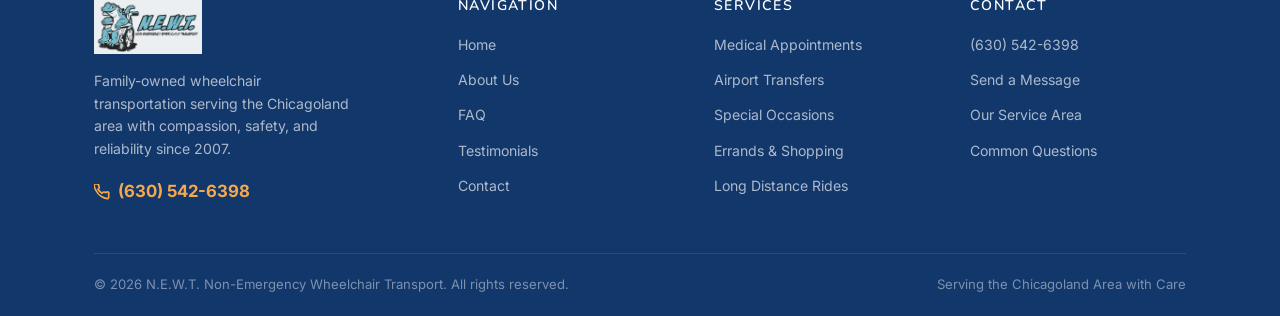
<file: testimonials.html>
<!DOCTYPE html>
<html lang="en">
<head>
  <meta charset="UTF-8" />
  <meta name="viewport" content="width=device-width, initial-scale=1.0" />
  <meta name="description" content="Read what families and clients say about N.E.W.T. wheelchair transportation services. Real stories from real people across Chicagoland." />
  <title>Testimonials — N.E.W.T. Non-Emergency Wheelchair Transport</title>
  <link rel="preconnect" href="https://fonts.googleapis.com" />
  <link rel="preconnect" href="https://fonts.gstatic.com" crossorigin />
  <link rel="stylesheet" href="https://cdnjs.cloudflare.com/ajax/libs/font-awesome/6.5.2/css/all.min.css" />
  <link rel="stylesheet" href="css/styles.css" />
  <style>
    .testimonials-full-grid {
      display: grid;
      grid-template-columns: repeat(3, 1fr);
      gap: 1.75rem;
    }
    .testimonial-featured {
      grid-column: span 3;
      background: linear-gradient(135deg, var(--primary-dark), var(--primary));
      color: var(--white);
      border-radius: var(--radius-lg);
      padding: 3rem;
      display: grid;
      grid-template-columns: 1fr 1fr;
      gap: 3rem;
      align-items: center;
      margin-bottom: 0.5rem;
    }
    .testimonial-featured blockquote {
      font-size: 1.25rem;
      font-style: italic;
      color: rgba(255,255,255,0.92);
      line-height: 1.6;
      font-family: 'Nunito', sans-serif;
      font-weight: 600;
    }
    .testimonial-featured .stars { font-size: 1.1rem; margin-bottom: 1rem; }
    .testimonial-featured .testimonial-author { border-top-color: rgba(255,255,255,0.2); padding-top: 1.25rem; margin-top: 1.5rem; }
    .testimonial-featured .author-avatar { background: rgba(255,255,255,0.2); color: var(--white); }
    .testimonial-featured .author-info strong { color: var(--white); }
    .testimonial-featured .author-info span { color: rgba(255,255,255,0.65); }
    .featured-side { color: rgba(255,255,255,0.85); }
    .featured-side h3 { color: var(--white); font-size: 1.5rem; margin-bottom: 0.75rem; }
    .featured-side p { font-size: 0.95rem; line-height: 1.7; }
    .rating-summary {
      display: flex;
      align-items: center;
      gap: 1rem;
      background: var(--light-bg);
      border: 1px solid var(--border);
      border-radius: var(--radius);
      padding: 1.5rem 2rem;
      margin-bottom: 2.5rem;
    }
    .rating-big {
      font-family: 'Nunito', sans-serif;
      font-size: 3.5rem;
      font-weight: 800;
      color: var(--primary);
      line-height: 1;
    }
    .rating-stars { color: #f6bc3a; font-size: 1.3rem; letter-spacing: 3px; }
    .rating-count { color: var(--text-light); font-size: 0.9rem; margin-top: 0.2rem; }
    .share-banner {
      background: var(--light-bg);
      border: 1px solid var(--border);
      border-radius: var(--radius-lg);
      padding: 2.5rem;
      text-align: center;
      margin-top: 3rem;
    }
    .share-banner h3 { margin-bottom: 0.5rem; }
    .share-banner p { font-size: 0.92rem; margin-bottom: 1.5rem; max-width: 460px; margin-left: auto; margin-right: auto; }
    @media (max-width: 1024px) {
      .testimonials-full-grid { grid-template-columns: repeat(2, 1fr); }
      .testimonial-featured { grid-column: span 2; }
    }
    @media (max-width: 768px) {
      .testimonials-full-grid { grid-template-columns: 1fr; }
      .testimonial-featured { grid-column: span 1; grid-template-columns: 1fr; gap: 1.5rem; padding: 2rem; }
      .rating-summary { flex-direction: column; text-align: center; }
    }
  </style>
</head>
<body>

  <!-- ===== NAVBAR ===== -->
  <header class="navbar">
    <div class="container">
      <nav class="nav-inner">
        <a href="index.html" class="nav-logo">
          <img src="images/logo.png" alt="N.E.W.T. Non-Emergency Wheelchair Transport" class="nav-logo-img" />
        </a>
        <div class="nav-links">
          <a href="index.html">Home</a>
          <a href="about.html">About Us</a>
          <a href="faq.html">FAQ</a>
          <a href="testimonials.html" class="active">Testimonials</a>
          <a href="contact.html" class="btn btn-primary nav-cta">Contact Us</a>
        </div>
        <button class="hamburger" aria-label="Toggle menu">
          <span></span><span></span><span></span>
        </button>
      </nav>
      <div class="mobile-menu">
        <a href="index.html">Home</a>
        <a href="about.html">About Us</a>
        <a href="faq.html">FAQ</a>
        <a href="testimonials.html">Testimonials</a>
        <a href="contact.html" class="btn btn-primary">Contact Us</a>
      </div>
    </div>
  </header>

  <!-- ===== PAGE HERO ===== -->
  <section class="page-hero">
    <div class="container">
      <span class="section-label" style="color: rgba(255,255,255,0.7);">Client Stories</span>
      <h1>What Families Are Saying</h1>
      <p>Real words from real people. See why families across Chicagoland trust N.E.W.T. for their loved ones' transportation.</p>
    </div>
  </section>

  <!-- ===== BREADCRUMB ===== -->
  <div class="breadcrumb">
    <div class="container">
      <a href="index.html">Home</a>
      <span>›</span>
      Testimonials
    </div>
  </div>

  <!-- ===== TESTIMONIALS ===== -->
  <section class="section">
    <div class="container">

      <div class="rating-summary">
        <div>
          <div class="rating-big">5.0</div>
          <div class="rating-stars">★★★★★</div>
          <div class="rating-count">Based on client reviews</div>
        </div>
        <div style="width: 1px; background: var(--border); align-self: stretch; margin: 0 0.5rem;"></div>
        <div style="flex: 1;">
          <p style="font-weight: 700; color: var(--text-dark); margin-bottom: 0.25rem;">Outstanding Service, Every Time</p>
          <p style="font-size: 0.9rem;">Our clients consistently praise our drivers for their kindness, punctuality, and professionalism. We're honored to serve so many wonderful families across Chicagoland.</p>
        </div>
      </div>

      <div class="testimonials-full-grid">

        <!-- Featured testimonial -->
        <div class="testimonial-featured fade-up">
          <div>
            <div class="stars">★★★★★</div>
            <blockquote>"After searching for a reliable wheelchair transport service for my mother, I finally found N.E.W.T. — and I can't imagine using anyone else. They are compassionate, punctual, and truly treat her like she's family. The driver always comes inside to help her get ready and makes sure she's comfortable before they leave. This service has completely changed our family's life."</blockquote>
            <div class="testimonial-author">
              <div class="author-avatar">DM</div>
              <div class="author-info">
                <strong>Diane M.</strong>
                <span>Naperville, IL — Client's Daughter</span>
              </div>
            </div>
          </div>
          <div class="featured-side">
            <h3>The N.E.W.T. Promise</h3>
            <p>Every review we receive motivates us to keep doing what we love — giving people the freedom to live their lives fully, regardless of mobility challenges. We are honored by the trust our clients place in us.</p>
            <div style="margin-top: 1.5rem; display: flex; gap: 0.75rem; flex-wrap: wrap;">
              <a href="contact.html" class="btn btn-white">Book a Ride</a>
              <a href="tel:6305426398" class="btn btn-outline">(630) 542-6398</a>
            </div>
          </div>
        </div>

        <!-- Regular testimonials -->
        <div class="testimonial-card fade-up">
          <div class="stars">★★★★★</div>
          <blockquote>"My husband needs dialysis three times a week. N.E.W.T. has never once been late. The driver is always kind and goes out of his way to make the trip as comfortable as possible. I don't know what we'd do without them."</blockquote>
          <div class="testimonial-author">
            <div class="author-avatar">PH</div>
            <div class="author-info">
              <strong>Patricia H.</strong>
              <span>Oak Lawn, IL</span>
            </div>
          </div>
        </div>

        <div class="testimonial-card fade-up">
          <div class="stars">★★★★★</div>
          <blockquote>"I was nervous about finding a transport service that could handle the stairs at my father's home, but N.E.W.T. handled it like true professionals. They had all the right equipment and were incredibly patient. Outstanding service!"</blockquote>
          <div class="testimonial-author">
            <div class="author-avatar">TW</div>
            <div class="author-info">
              <strong>Thomas W.</strong>
              <span>Evanston, IL</span>
            </div>
          </div>
        </div>

        <div class="testimonial-card fade-up">
          <div class="stars">★★★★★</div>
          <blockquote>"We used N.E.W.T. to bring my grandmother to my wedding. They were so accommodating and made sure she arrived safely and on time. She even got to dance! Thank you so much for making that possible."</blockquote>
          <div class="testimonial-author">
            <div class="author-avatar">JR</div>
            <div class="author-info">
              <strong>Jessica R.</strong>
              <span>Downers Grove, IL</span>
            </div>
          </div>
        </div>

        <div class="testimonial-card fade-up">
          <div class="stars">★★★★★</div>
          <blockquote>"The driver was on time, incredibly professional, and made my mother feel so at ease. The van was clean and comfortable. I highly recommend N.E.W.T. to any family looking for reliable, caring wheelchair transportation."</blockquote>
          <div class="testimonial-author">
            <div class="author-avatar">RL</div>
            <div class="author-info">
              <strong>Robert L.</strong>
              <span>Schaumburg, IL</span>
            </div>
          </div>
        </div>

        <div class="testimonial-card fade-up">
          <div class="stars">★★★★★</div>
          <blockquote>"I've used many transportation services over the years, and N.E.W.T. is simply the best. They remember my preferences, they always check in to make sure I'm comfortable, and I've never felt like 'just a client.' I feel cared for."</blockquote>
          <div class="testimonial-author">
            <div class="author-avatar">MG</div>
            <div class="author-info">
              <strong>Margaret G.</strong>
              <span>Bolingbrook, IL</span>
            </div>
          </div>
        </div>

        <div class="testimonial-card fade-up">
          <div class="stars">★★★★★</div>
          <blockquote>"My son needed to get to physical therapy twice a week. N.E.W.T. was flexible, understanding, and always worked with our schedule. They genuinely care about the people they transport — it shows in everything they do."</blockquote>
          <div class="testimonial-author">
            <div class="author-avatar">CN</div>
            <div class="author-info">
              <strong>Carol N.</strong>
              <span>Joliet, IL</span>
            </div>
          </div>
        </div>

        <div class="testimonial-card fade-up">
          <div class="stars">★★★★★</div>
          <blockquote>"We called last-minute for an airport transfer and they came through without hesitation. Professional, prompt, and so kind to my elderly father. Will definitely use them again and again."</blockquote>
          <div class="testimonial-author">
            <div class="author-avatar">AK</div>
            <div class="author-info">
              <strong>Andrew K.</strong>
              <span>Chicago, IL</span>
            </div>
          </div>
        </div>

        <div class="testimonial-card fade-up">
          <div class="stars">★★★★★</div>
          <blockquote>"After my stroke, I needed regular rides to my rehabilitation center. The team at N.E.W.T. gave me so much confidence and dignity during a really difficult time in my life. I'm forever grateful."</blockquote>
          <div class="testimonial-author">
            <div class="author-avatar">FB</div>
            <div class="author-info">
              <strong>Frank B.</strong>
              <span>Cicero, IL</span>
            </div>
          </div>
        </div>

        <div class="testimonial-card fade-up">
          <div class="stars">★★★★★</div>
          <blockquote>"The fact that my mother's caregiver could ride along for free was such a relief. N.E.W.T. truly goes above and beyond. The pricing is fair and the service is second to none. Highly, highly recommend!"</blockquote>
          <div class="testimonial-author">
            <div class="author-avatar">LF</div>
            <div class="author-info">
              <strong>Linda F.</strong>
              <span>Tinley Park, IL</span>
            </div>
          </div>
        </div>

      </div>

      <!-- Share Your Story -->
      <div class="share-banner fade-up">
        <h3>Have a Story to Share?</h3>
        <p>We love hearing from our clients and their families. If N.E.W.T. has made a difference in your life, we'd be honored to hear about it!</p>
        <a href="contact.html" class="btn btn-primary btn-lg">Share Your Experience</a>
      </div>

    </div>
  </section>

  <!-- ===== CTA BANNER ===== -->
  <section class="cta-banner">
    <div class="container">
      <h2>Experience the N.E.W.T. Difference</h2>
      <p>Join hundreds of families across Chicagoland who trust us every day. Your first call is all it takes.</p>
      <div class="cta-actions">
        <a href="tel:6305426398" class="btn btn-white btn-lg"><i class="fa-solid fa-phone"></i> (630) 542-6398</a>
        <a href="contact.html" class="btn btn-outline btn-lg">Book Online</a>
      </div>
    </div>
  </section>

  <!-- ===== FOOTER ===== -->
  <footer class="footer">
    <div class="container">
      <div class="footer-grid">
        <div class="footer-brand">
          <a href="index.html" class="nav-logo">
            <img src="images/logo.png" alt="N.E.W.T. Non-Emergency Wheelchair Transport" class="nav-logo-img" />
          </a>
          <p>Family-owned wheelchair transportation serving the Chicagoland area with compassion, safety, and reliability since 2007.</p>
          <a href="tel:6305426398" class="footer-phone">
            <svg width="16" height="16" viewBox="0 0 24 24" fill="none" stroke="currentColor" stroke-width="2.5" stroke-linecap="round" stroke-linejoin="round"><path d="M22 16.92v3a2 2 0 01-2.18 2 19.79 19.79 0 01-8.63-3.07A19.5 19.5 0 013.07 9.76 19.79 19.79 0 01.01 1.11 2 2 0 012 .01h3a2 2 0 012 1.72c.127.96.361 1.903.7 2.81a2 2 0 01-.45 2.11L6.09 7.91a16 16 0 006 6l1.27-1.27a2 2 0 012.11-.45c.907.339 1.85.573 2.81.7A2 2 0 0122 14.92z"/></svg>
            (630) 542-6398
          </a>
        </div>
        <div class="footer-col">
          <h4>Navigation</h4>
          <ul>
            <li><a href="index.html">Home</a></li>
            <li><a href="about.html">About Us</a></li>
            <li><a href="faq.html">FAQ</a></li>
            <li><a href="testimonials.html">Testimonials</a></li>
            <li><a href="contact.html">Contact</a></li>
          </ul>
        </div>
        <div class="footer-col">
          <h4>Services</h4>
          <ul>
            <li><a href="contact.html">Medical Appointments</a></li>
            <li><a href="contact.html">Airport Transfers</a></li>
            <li><a href="contact.html">Special Occasions</a></li>
            <li><a href="contact.html">Errands &amp; Shopping</a></li>
            <li><a href="contact.html">Long Distance Rides</a></li>
          </ul>
        </div>
        <div class="footer-col">
          <h4>Contact</h4>
          <ul>
            <li><a href="tel:6305426398">(630) 542-6398</a></li>
            <li><a href="contact.html">Send a Message</a></li>
            <li><a href="about.html">Our Service Area</a></li>
            <li><a href="faq.html">Common Questions</a></li>
          </ul>
        </div>
      </div>
      <div class="footer-bottom">
        <span>&copy; 2026 N.E.W.T. Non-Emergency Wheelchair Transport. All rights reserved.</span>
        <span>Serving the Chicagoland Area with Care</span>
      </div>
    </div>
  </footer>

  <script src="js/main.js"></script>
</body>
</html>
</file>
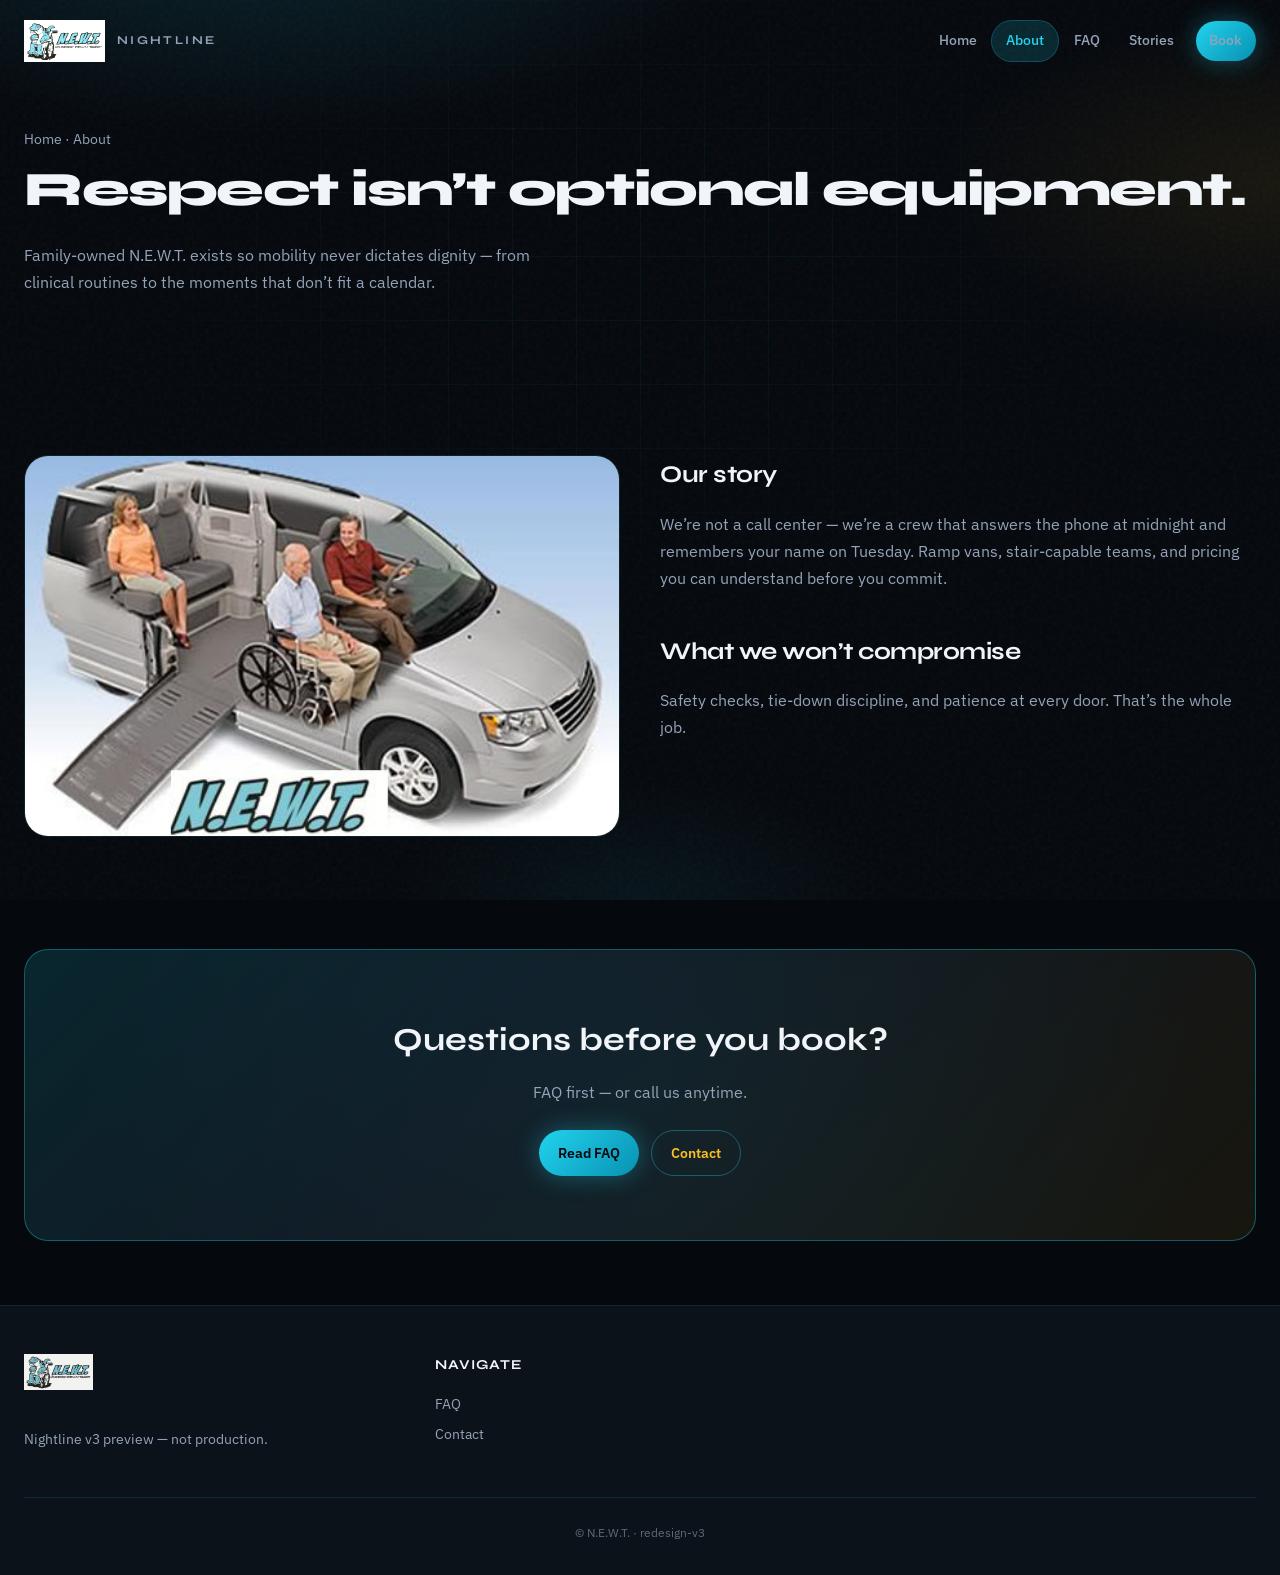
<file: redesign-v3/about.html>
<!DOCTYPE html>
<html lang="en">
<head>
  <meta charset="UTF-8" />
  <meta name="viewport" content="width=device-width, initial-scale=1.0" />
  <title>About — N.E.W.T. Nightline</title>
  <link rel="stylesheet" href="css/v3.css" />
</head>
<body>
  <div class="v3-bg-mesh" aria-hidden="true"></div>
  <div class="v3-bg-grid" aria-hidden="true"></div>
  <div class="v3-bg-noise" aria-hidden="true"></div>

  <header class="v3-top">
    <div class="v3-top-inner">
      <a href="index.html" class="v3-logo">
        <img src="../images/logo.png" alt="N.E.W.T." />
        <span>Nightline</span>
      </a>
      <nav class="v3-nav" aria-label="Primary">
        <a href="index.html">Home</a>
        <a href="about.html" class="v3-here">About</a>
        <a href="faq.html">FAQ</a>
        <a href="testimonials.html">Stories</a>
        <a href="contact.html" class="v3-btn v3-btn-glow" style="margin-left:0.35rem;">Book</a>
      </nav>
      <button type="button" class="v3-burger" aria-label="Menu"><span></span><span></span><span></span></button>
    </div>
  </header>

  <main>
    <section class="v3-page-hero">
      <p class="v3-crumb"><a href="index.html">Home</a> · About</p>
      <h1>Respect isn’t optional equipment.</h1>
      <p>Family-owned N.E.W.T. exists so mobility never dictates dignity — from clinical routines to the moments that don’t fit a calendar.</p>
    </section>

    <div class="v3-section v3-reveal">
      <div class="v3-about-split">
        <div style="border-radius:var(--radius-lg);overflow:hidden;border:1px solid var(--line);">
          <img src="../images/van-ramp.png" alt="Wheelchair van" style="width:100%;display:block;" />
        </div>
        <div class="v3-prose" style="padding:0;">
          <h2 style="margin-top:0;">Our story</h2>
          <p>We’re not a call center — we’re a crew that answers the phone at midnight and remembers your name on Tuesday. Ramp vans, stair-capable teams, and pricing you can understand before you commit.</p>
          <h2>What we won’t compromise</h2>
          <p>Safety checks, tie-down discipline, and patience at every door. That’s the whole job.</p>
        </div>
      </div>
    </div>

    <section class="v3-cta v3-reveal">
      <div class="v3-cta-inner">
        <h2>Questions before you book?</h2>
        <p>FAQ first — or call us anytime.</p>
        <div class="v3-cta-actions">
          <a href="faq.html" class="v3-btn v3-btn-glow">Read FAQ</a>
          <a href="contact.html" class="v3-btn v3-btn-ghost">Contact</a>
        </div>
      </div>
    </section>
  </main>

  <footer class="v3-foot">
    <div class="v3-foot-grid">
      <div class="v3-foot-brand">
        <img src="../images/logo.png" alt="" />
        <p>Nightline v3 preview — not production.</p>
      </div>
      <div>
        <h4>Navigate</h4>
        <ul>
          <li><a href="faq.html">FAQ</a></li>
          <li><a href="contact.html">Contact</a></li>
        </ul>
      </div>
    </div>
    <div class="v3-foot-bottom">© N.E.W.T. · redesign-v3</div>
  </footer>
  <script src="js/v3.js"></script>
</body>
</html>
</file>
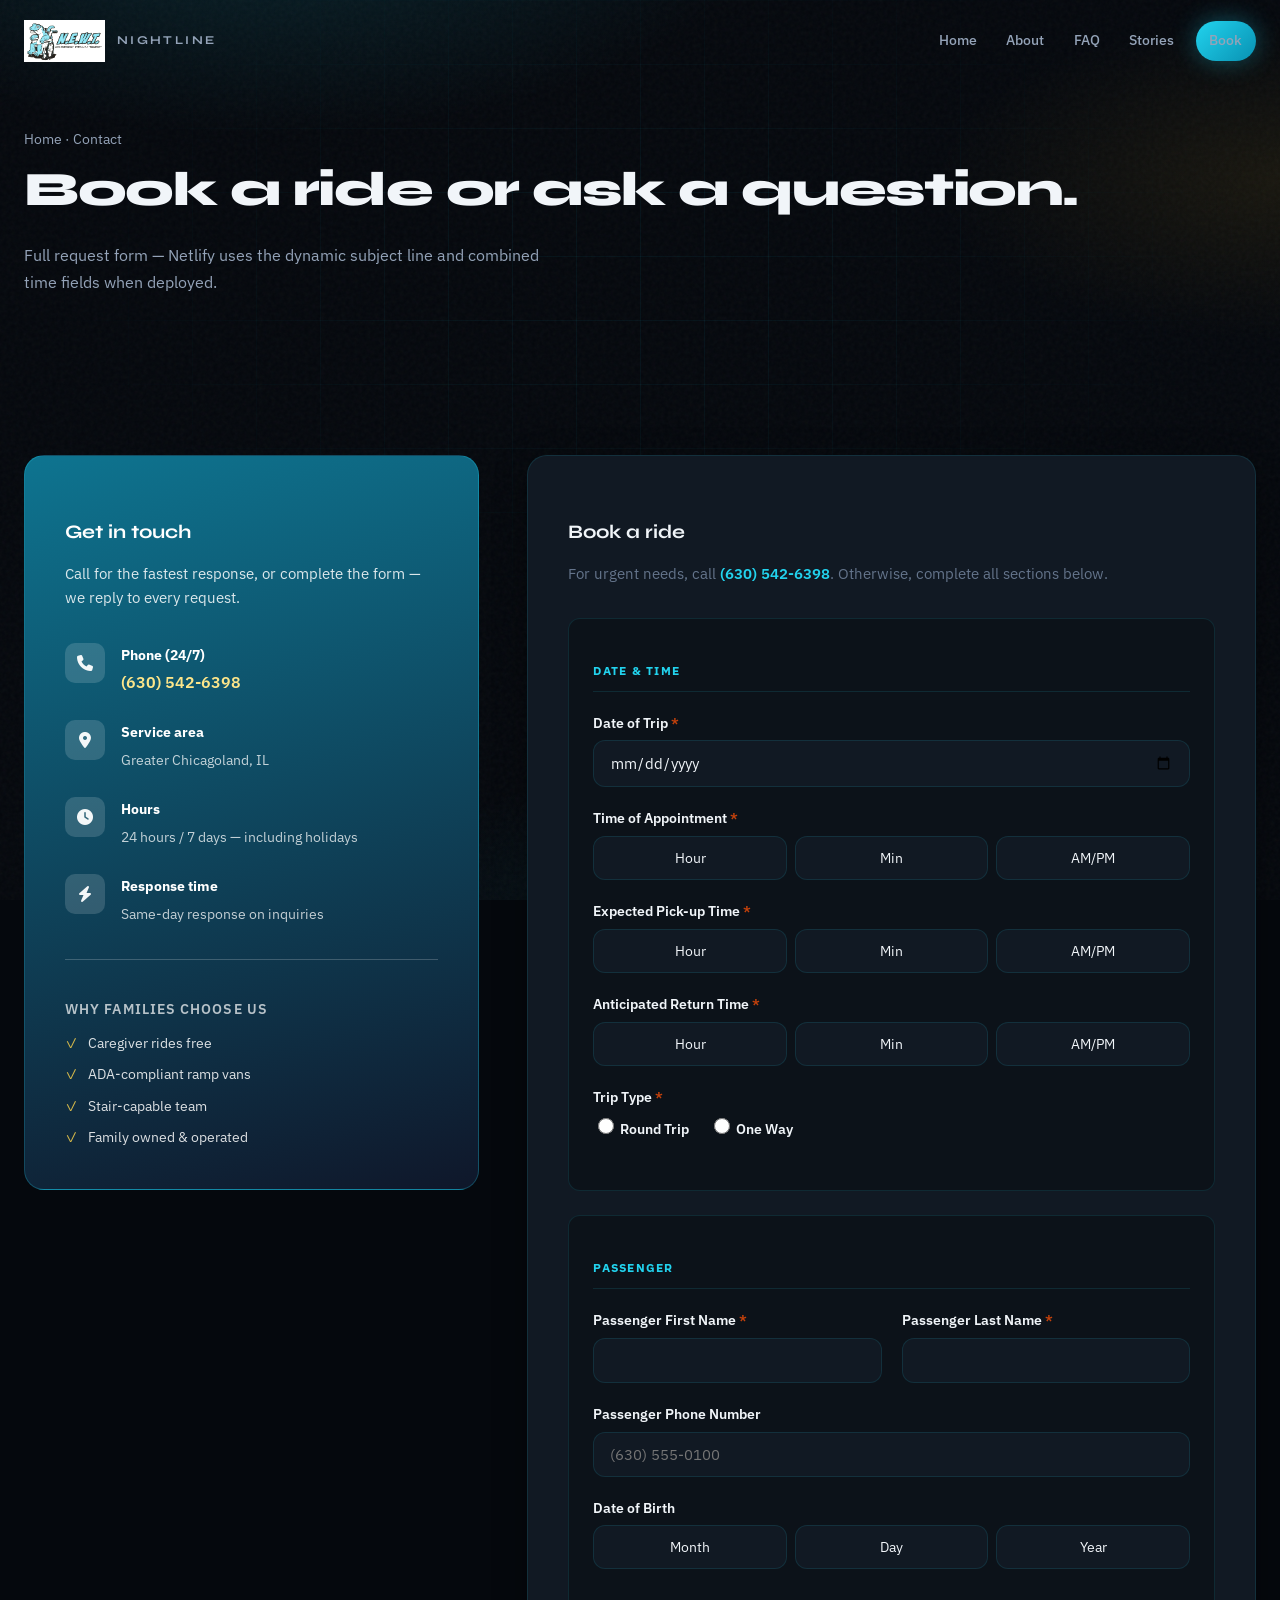
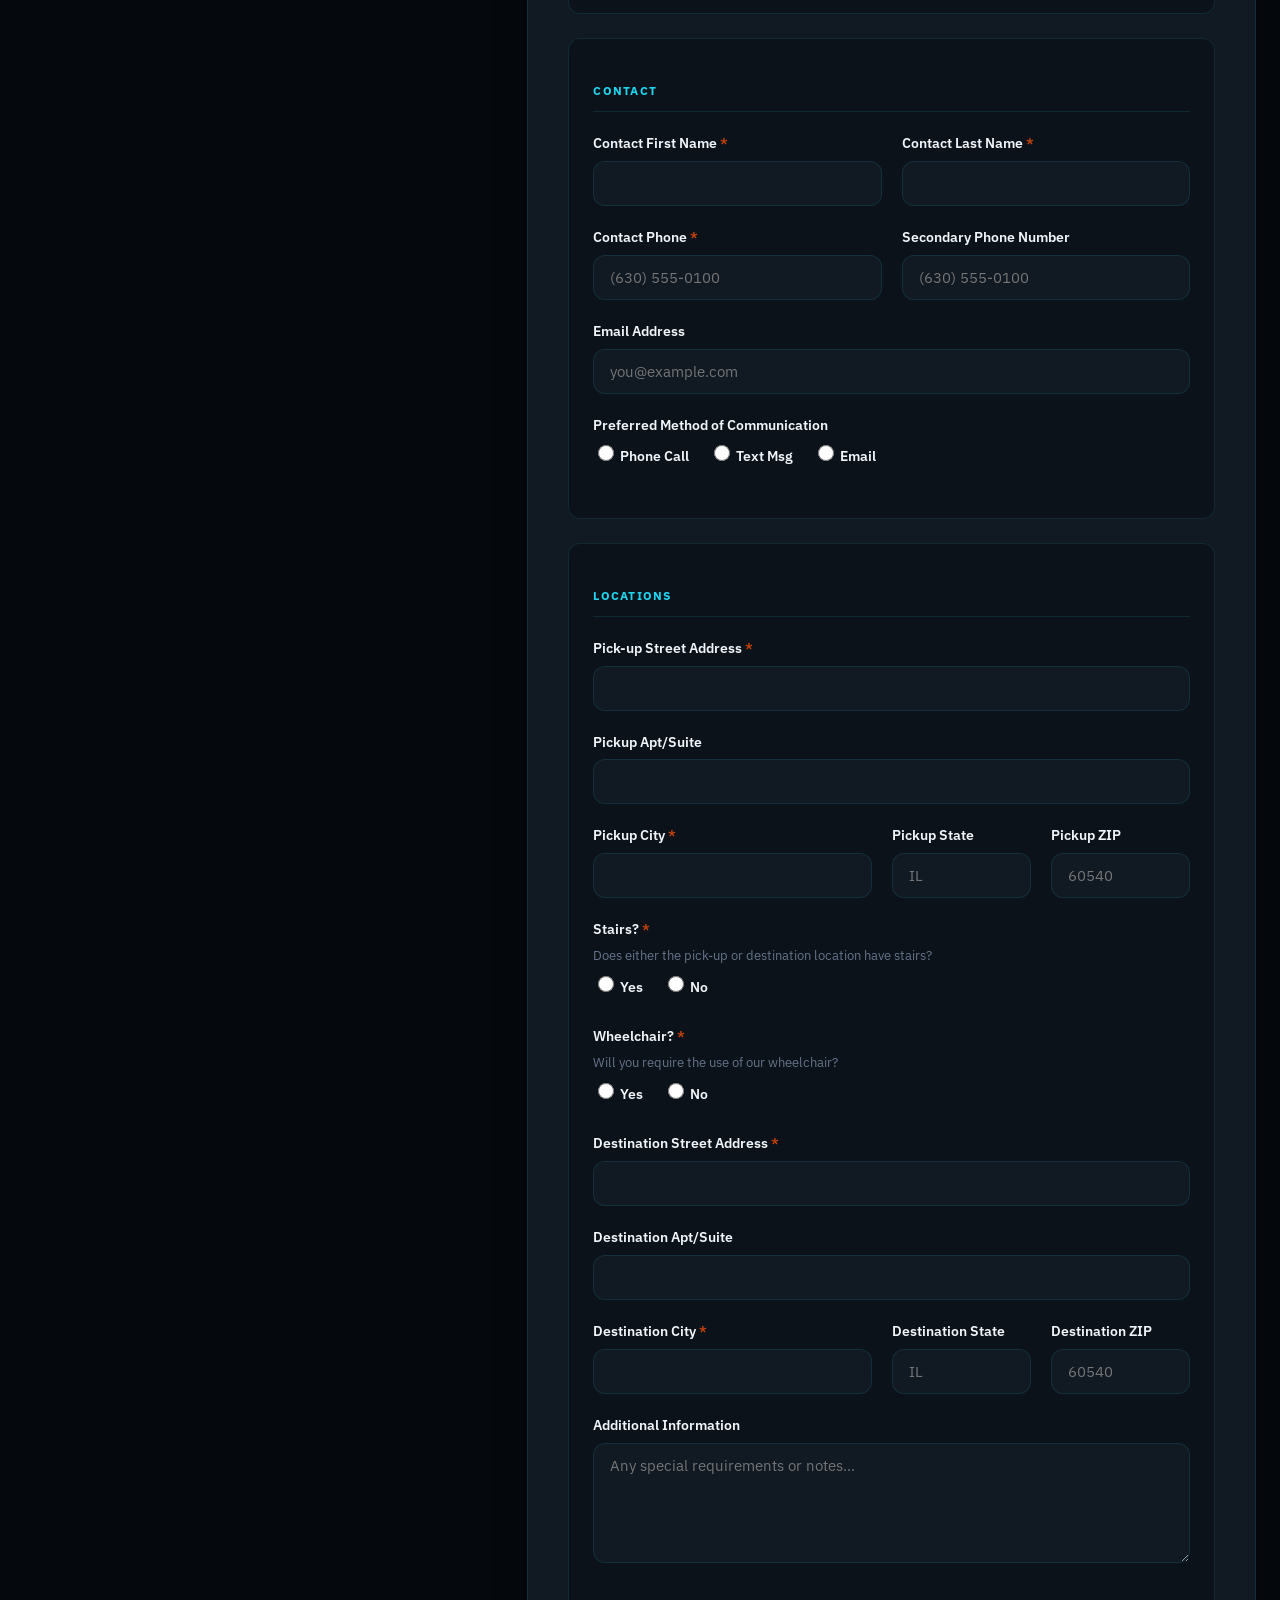
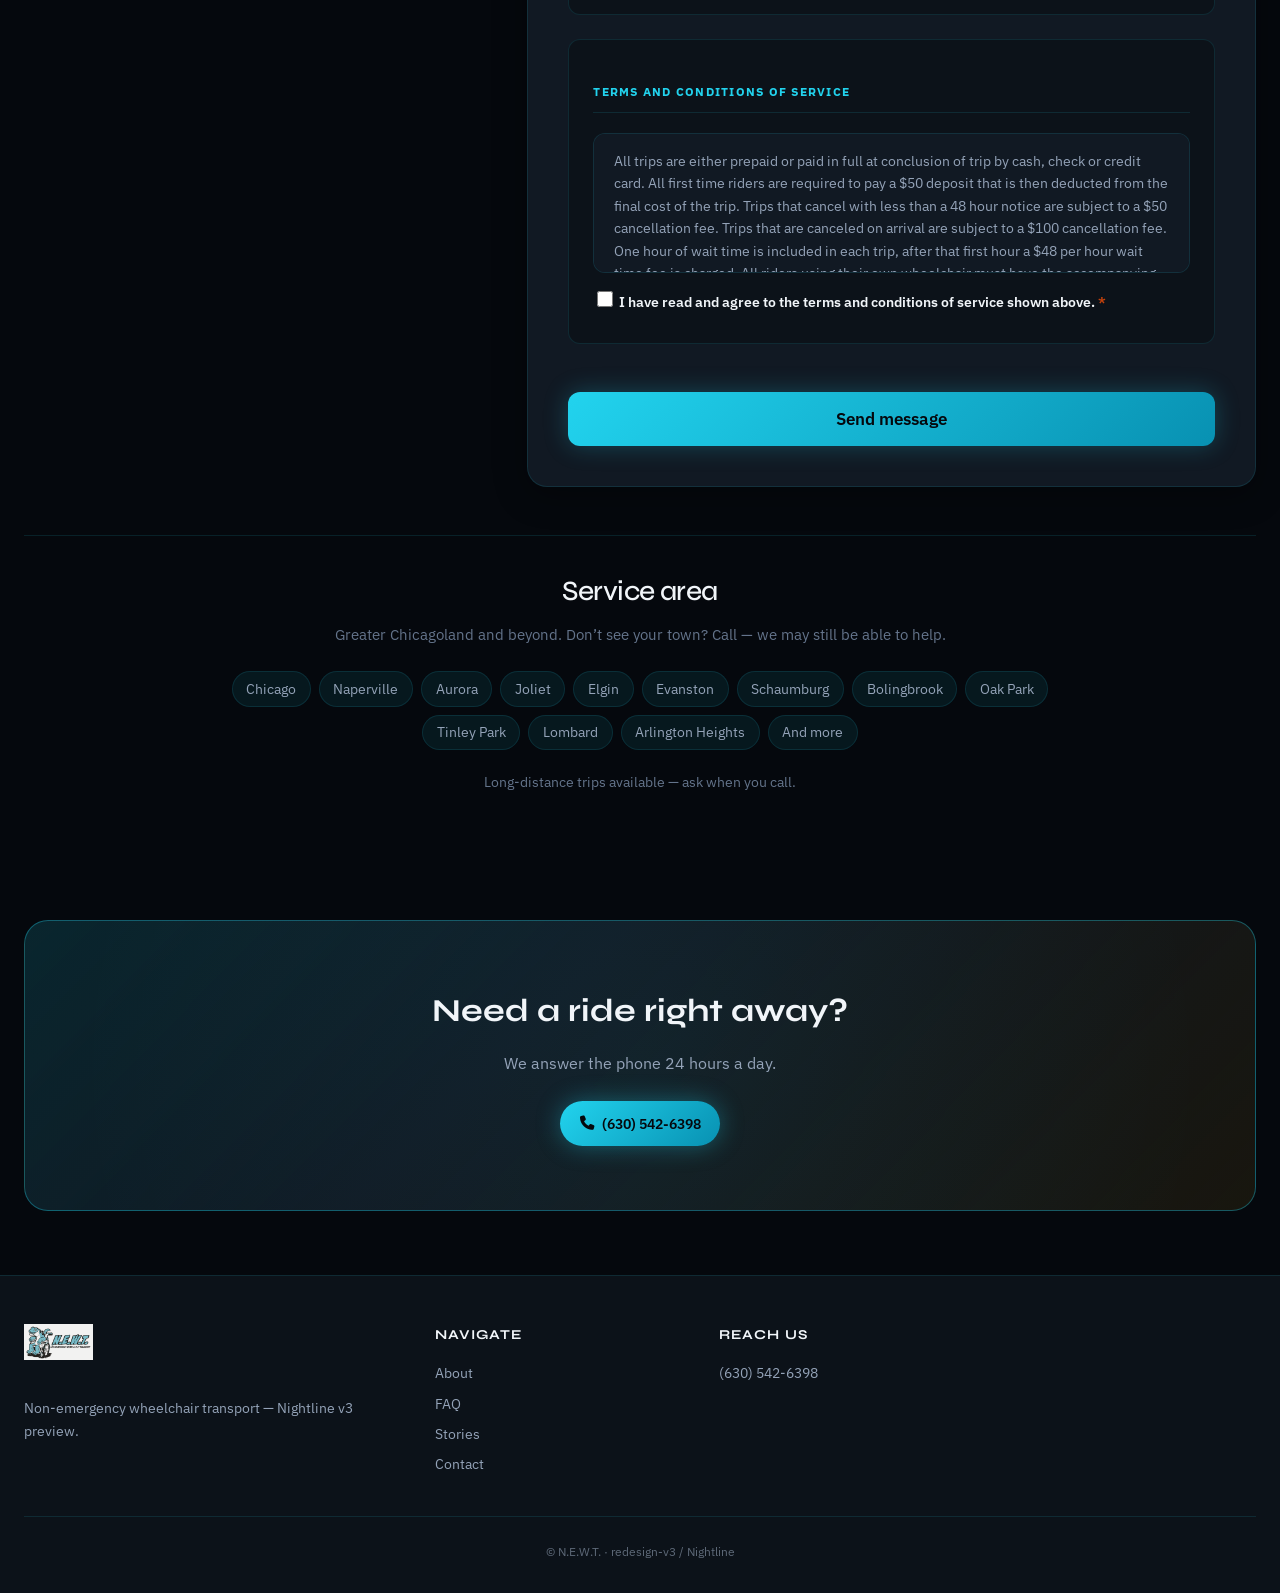
<file: redesign-v3/contact.html>
<!DOCTYPE html>
<html lang="en">
<head>
  <meta charset="UTF-8" />
  <meta name="viewport" content="width=device-width, initial-scale=1.0" />
  <meta name="description" content="Contact N.E.W.T. — book wheelchair transport in Chicagoland." />
  <title>Contact — N.E.W.T. Nightline</title>
  <link rel="stylesheet" href="https://cdnjs.cloudflare.com/ajax/libs/font-awesome/6.5.2/css/all.min.css" />
  <link rel="stylesheet" href="css/v3.css" />
  <link rel="stylesheet" href="css/v3-form.css" />
</head>
<body>
  <div class="v3-bg-mesh" aria-hidden="true"></div>
  <div class="v3-bg-grid" aria-hidden="true"></div>
  <div class="v3-bg-noise" aria-hidden="true"></div>

  <header class="v3-top">
    <div class="v3-top-inner">
      <a href="index.html" class="v3-logo">
        <img src="../images/logo.png" alt="N.E.W.T." />
        <span>Nightline</span>
      </a>
      <nav class="v3-nav" aria-label="Primary">
        <a href="index.html">Home</a>
        <a href="about.html">About</a>
        <a href="faq.html">FAQ</a>
        <a href="testimonials.html">Stories</a>
        <a href="contact.html" class="v3-btn v3-btn-glow" style="margin-left:0.35rem;" aria-current="page">Book</a>
      </nav>
      <button type="button" class="v3-burger" aria-label="Open menu"><span></span><span></span><span></span></button>
    </div>
  </header>

  <main>
    <section class="v3-page-hero">
      <p class="v3-crumb"><a href="index.html">Home</a> · Contact</p>
      <h1>Book a ride or ask a question.</h1>
      <p>Full request form — Netlify uses the dynamic subject line and combined time fields when deployed.</p>
    </section>

    <section class="v3-section">
      <div class="v3-form-full">
        <div class="contact-grid">

          <div>
            <div class="contact-info-card">
              <h3>Get in touch</h3>
              <p>Call for the fastest response, or complete the form — we reply to every request.</p>

              <div class="contact-detail">
                <div class="contact-detail-icon"><i class="fa-solid fa-phone" aria-hidden="true"></i></div>
                <div class="contact-detail-text">
                  <strong>Phone (24/7)</strong>
                  <a href="tel:6305426398">(630) 542-6398</a>
                </div>
              </div>
              <div class="contact-detail">
                <div class="contact-detail-icon"><i class="fa-solid fa-location-dot" aria-hidden="true"></i></div>
                <div class="contact-detail-text">
                  <strong>Service area</strong>
                  <span>Greater Chicagoland, IL</span>
                </div>
              </div>
              <div class="contact-detail">
                <div class="contact-detail-icon"><i class="fa-solid fa-clock" aria-hidden="true"></i></div>
                <div class="contact-detail-text">
                  <strong>Hours</strong>
                  <span>24 hours / 7 days — including holidays</span>
                </div>
              </div>
              <div class="contact-detail">
                <div class="contact-detail-icon"><i class="fa-solid fa-bolt" aria-hidden="true"></i></div>
                <div class="contact-detail-text">
                  <strong>Response time</strong>
                  <span>Same-day response on inquiries</span>
                </div>
              </div>

              <div style="margin-top:2rem;padding-top:1.5rem;border-top:1px solid rgba(255,255,255,0.2);">
                <p style="font-size:0.85rem;color:rgba(255,255,255,0.7);margin-bottom:0.75rem;font-weight:600;text-transform:uppercase;letter-spacing:0.08em;">Why families choose us</p>
                <div style="display:flex;flex-direction:column;gap:0.5rem;">
                  <div style="display:flex;align-items:center;gap:0.6rem;font-size:0.88rem;color:rgba(255,255,255,0.85);"><span style="color:#d4b84a;">✓</span> Caregiver rides free</div>
                  <div style="display:flex;align-items:center;gap:0.6rem;font-size:0.88rem;color:rgba(255,255,255,0.85);"><span style="color:#d4b84a;">✓</span> ADA-compliant ramp vans</div>
                  <div style="display:flex;align-items:center;gap:0.6rem;font-size:0.88rem;color:rgba(255,255,255,0.85);"><span style="color:#d4b84a;">✓</span> Stair-capable team</div>
                  <div style="display:flex;align-items:center;gap:0.6rem;font-size:0.88rem;color:rgba(255,255,255,0.85);"><span style="color:#d4b84a;">✓</span> Family owned &amp; operated</div>
                </div>
              </div>
            </div>
          </div>

          <div>
            <div class="contact-form-card">
              <h3>Book a ride</h3>
              <p>For urgent needs, call <a href="tel:6305426398">(630) 542-6398</a>. Otherwise, complete all sections below.</p>

              <form id="contact-form" name="contact" method="POST" data-netlify="true" action="contact.html?sent=1" novalidate>
                <input type="hidden" name="form-name" value="contact" />
                <input type="hidden" name="subject" id="form-subject" data-remove-prefix value="New Ride Request" />

                <div class="form-section">
                  <h4 class="form-section-title">Date &amp; time</h4>

                  <div class="form-group">
                    <label for="trip-date">Date of Trip <span class="req">*</span></label>
                    <input type="date" id="trip-date" name="Date of Trip" required />
                  </div>

                  <div class="form-group">
                    <label>Time of Appointment <span class="req">*</span></label>
                    <input type="hidden" name="Appointment Time" id="combined-appt-time" />
                    <div class="time-picker">
                      <select id="appt-hour" aria-label="Appointment hour">
                        <option value="">Hour</option>
                        <option>12</option><option>01</option><option>02</option><option>03</option>
                        <option>04</option><option>05</option><option>06</option><option>07</option>
                        <option>08</option><option>09</option><option>10</option><option>11</option>
                      </select>
                      <select id="appt-min" aria-label="Appointment minutes">
                        <option value="">Min</option>
                        <option>00</option><option>05</option><option>10</option><option>15</option>
                        <option>20</option><option>25</option><option>30</option><option>35</option>
                        <option>40</option><option>45</option><option>50</option><option>55</option>
                      </select>
                      <select id="appt-ampm" aria-label="AM or PM">
                        <option value="">AM/PM</option>
                        <option>AM</option><option>PM</option>
                      </select>
                    </div>
                  </div>

                  <div class="form-group">
                    <label>Expected Pick-up Time <span class="req">*</span></label>
                    <input type="hidden" name="Expected Pickup Time" id="combined-pickup-time" />
                    <div class="time-picker">
                      <select id="pickup-hour" aria-label="Pickup hour">
                        <option value="">Hour</option>
                        <option>12</option><option>01</option><option>02</option><option>03</option>
                        <option>04</option><option>05</option><option>06</option><option>07</option>
                        <option>08</option><option>09</option><option>10</option><option>11</option>
                      </select>
                      <select id="pickup-min" aria-label="Pickup minutes">
                        <option value="">Min</option>
                        <option>00</option><option>05</option><option>10</option><option>15</option>
                        <option>20</option><option>25</option><option>30</option><option>35</option>
                        <option>40</option><option>45</option><option>50</option><option>55</option>
                      </select>
                      <select id="pickup-ampm" aria-label="AM or PM">
                        <option value="">AM/PM</option>
                        <option>AM</option><option>PM</option>
                      </select>
                    </div>
                  </div>

                  <div class="form-group">
                    <label>Anticipated Return Time <span class="req">*</span></label>
                    <input type="hidden" name="Anticipated Return Time" id="combined-return-time" />
                    <div class="time-picker">
                      <select id="return-hour" aria-label="Return hour">
                        <option value="">Hour</option>
                        <option>12</option><option>01</option><option>02</option><option>03</option>
                        <option>04</option><option>05</option><option>06</option><option>07</option>
                        <option>08</option><option>09</option><option>10</option><option>11</option>
                      </select>
                      <select id="return-min" aria-label="Return minutes">
                        <option value="">Min</option>
                        <option>00</option><option>05</option><option>10</option><option>15</option>
                        <option>20</option><option>25</option><option>30</option><option>35</option>
                        <option>40</option><option>45</option><option>50</option><option>55</option>
                      </select>
                      <select id="return-ampm" aria-label="AM or PM">
                        <option value="">AM/PM</option>
                        <option>AM</option><option>PM</option>
                      </select>
                    </div>
                  </div>

                  <div class="form-group">
                    <label>Trip Type <span class="req">*</span></label>
                    <div class="radio-group">
                      <label class="radio-label"><input type="radio" name="Trip Type" value="Round Trip" required /> Round Trip</label>
                      <label class="radio-label"><input type="radio" name="Trip Type" value="One Way" /> One Way</label>
                    </div>
                  </div>
                </div>

                <div class="form-section">
                  <h4 class="form-section-title">Passenger</h4>
                  <div class="form-row">
                    <div class="form-group">
                      <label for="pax-first">Passenger First Name <span class="req">*</span></label>
                      <input type="text" id="pax-first" name="Passenger First Name" required />
                    </div>
                    <div class="form-group">
                      <label for="pax-last">Passenger Last Name <span class="req">*</span></label>
                      <input type="text" id="pax-last" name="Passenger Last Name" required />
                    </div>
                  </div>
                  <div class="form-group">
                    <label for="pax-phone">Passenger Phone Number</label>
                    <input type="tel" id="pax-phone" name="Passenger Phone" placeholder="(630) 555-0100" />
                  </div>
                  <div class="form-group">
                    <label>Date of Birth</label>
                    <input type="hidden" name="Date of Birth" id="combined-dob" />
                    <div class="dob-picker">
                      <select id="dob-month" aria-label="Birth month">
                        <option value="">Month</option>
                        <option value="1">January</option><option value="2">February</option>
                        <option value="3">March</option><option value="4">April</option>
                        <option value="5">May</option><option value="6">June</option>
                        <option value="7">July</option><option value="8">August</option>
                        <option value="9">September</option><option value="10">October</option>
                        <option value="11">November</option><option value="12">December</option>
                      </select>
                      <select id="dob-day" aria-label="Birth day">
                        <option value="">Day</option>
                        <option>1</option><option>2</option><option>3</option><option>4</option>
                        <option>5</option><option>6</option><option>7</option><option>8</option>
                        <option>9</option><option>10</option><option>11</option><option>12</option>
                        <option>13</option><option>14</option><option>15</option><option>16</option>
                        <option>17</option><option>18</option><option>19</option><option>20</option>
                        <option>21</option><option>22</option><option>23</option><option>24</option>
                        <option>25</option><option>26</option><option>27</option><option>28</option>
                        <option>29</option><option>30</option><option>31</option>
                      </select>
                      <select id="dob-year-select" aria-label="Birth year">
                        <option value="">Year</option>
                      </select>
                    </div>
                  </div>
                </div>

                <div class="form-section">
                  <h4 class="form-section-title">Contact</h4>
                  <div class="form-row">
                    <div class="form-group">
                      <label for="contact-first">Contact First Name <span class="req">*</span></label>
                      <input type="text" id="contact-first" name="Contact First Name" required />
                    </div>
                    <div class="form-group">
                      <label for="contact-last">Contact Last Name <span class="req">*</span></label>
                      <input type="text" id="contact-last" name="Contact Last Name" required />
                    </div>
                  </div>
                  <div class="form-row">
                    <div class="form-group">
                      <label for="contact-phone">Contact Phone <span class="req">*</span></label>
                      <input type="tel" id="contact-phone" name="Contact Phone" placeholder="(630) 555-0100" required />
                    </div>
                    <div class="form-group">
                      <label for="contact-phone2">Secondary Phone Number</label>
                      <input type="tel" id="contact-phone2" name="Secondary Phone" placeholder="(630) 555-0100" />
                    </div>
                  </div>
                  <div class="form-group">
                    <label for="contact-email">Email Address</label>
                    <input type="email" id="contact-email" name="email" placeholder="you@example.com" />
                  </div>
                  <div class="form-group">
                    <label>Preferred Method of Communication</label>
                    <div class="radio-group">
                      <label class="radio-label"><input type="radio" name="Preferred Contact Method" value="Phone Call" /> Phone Call</label>
                      <label class="radio-label"><input type="radio" name="Preferred Contact Method" value="Text Msg" /> Text Msg</label>
                      <label class="radio-label"><input type="radio" name="Preferred Contact Method" value="Email" /> Email</label>
                    </div>
                  </div>
                </div>

                <div class="form-section">
                  <h4 class="form-section-title">Locations</h4>
                  <div class="form-group">
                    <label for="pickup-street">Pick-up Street Address <span class="req">*</span></label>
                    <input type="text" id="pickup-street" name="Pickup Street Address" required />
                  </div>
                  <div class="form-group">
                    <label for="pickup-apt">Pickup Apt/Suite</label>
                    <input type="text" id="pickup-apt" name="Pickup Apt/Suite" />
                  </div>
                  <div class="form-row three-col">
                    <div class="form-group">
                      <label for="pickup-city">Pickup City <span class="req">*</span></label>
                      <input type="text" id="pickup-city" name="Pickup City" required />
                    </div>
                    <div class="form-group">
                      <label for="pickup-state">Pickup State</label>
                      <input type="text" id="pickup-state" name="Pickup State" placeholder="IL" />
                    </div>
                    <div class="form-group">
                      <label for="pickup-zip">Pickup ZIP</label>
                      <input type="text" id="pickup-zip" name="Pickup ZIP" placeholder="60540" />
                    </div>
                  </div>

                  <div class="form-group">
                    <label>Stairs? <span class="req">*</span></label>
                    <p class="form-hint">Does either the pick-up or destination location have stairs?</p>
                    <div class="radio-group">
                      <label class="radio-label"><input type="radio" name="Stairs at Location" value="Yes" required /> Yes</label>
                      <label class="radio-label"><input type="radio" name="Stairs at Location" value="No" /> No</label>
                    </div>
                  </div>

                  <div class="form-group">
                    <label>Wheelchair? <span class="req">*</span></label>
                    <p class="form-hint">Will you require the use of our wheelchair?</p>
                    <div class="radio-group">
                      <label class="radio-label"><input type="radio" name="Wheelchair Needed" value="Yes" required /> Yes</label>
                      <label class="radio-label"><input type="radio" name="Wheelchair Needed" value="No" /> No</label>
                    </div>
                  </div>

                  <div class="form-group" style="margin-top:1.25rem;">
                    <label for="dest-street">Destination Street Address <span class="req">*</span></label>
                    <input type="text" id="dest-street" name="Destination Street Address" required />
                  </div>
                  <div class="form-group">
                    <label for="dest-apt">Destination Apt/Suite</label>
                    <input type="text" id="dest-apt" name="Destination Apt/Suite" />
                  </div>
                  <div class="form-row three-col">
                    <div class="form-group">
                      <label for="dest-city">Destination City <span class="req">*</span></label>
                      <input type="text" id="dest-city" name="Destination City" required />
                    </div>
                    <div class="form-group">
                      <label for="dest-state">Destination State</label>
                      <input type="text" id="dest-state" name="Destination State" placeholder="IL" />
                    </div>
                    <div class="form-group">
                      <label for="dest-zip">Destination ZIP</label>
                      <input type="text" id="dest-zip" name="Destination ZIP" placeholder="60540" />
                    </div>
                  </div>

                  <div class="form-group">
                    <label for="additional-info">Additional Information</label>
                    <textarea id="additional-info" name="Additional Information" placeholder="Any special requirements or notes…"></textarea>
                  </div>
                </div>

                <div class="form-section">
                  <h4 class="form-section-title">Terms and Conditions of Service</h4>
                  <div class="terms-box">
                    All trips are either prepaid or paid in full at conclusion of trip by cash, check or credit card. All first time riders are required to pay a $50 deposit that is then deducted from the final cost of the trip. Trips that cancel with less than a 48 hour notice are subject to a $50 cancellation fee. Trips that are canceled on arrival are subject to a $100 cancellation fee. One hour of wait time is included in each trip, after that first hour a $48 per hour wait time fee is charged. All riders using their own wheelchair must have the accompanying foot supports for their safety. We reserve the right to cancel any trip we deem unsafe for the person we are transporting or our employee.
                  </div>
                  <div class="form-group" style="margin-top:1rem;margin-bottom:0;">
                    <label class="checkbox-label">
                      <input type="checkbox" name="Terms Agreed" required />
                      I have read and agree to the terms and conditions of service shown above. <span class="req">*</span>
                    </label>
                  </div>
                </div>

                <button type="submit" class="form-submit">Send message</button>
              </form>

              <div id="form-success" class="success-message">
                Thank you — we’ve received your request and will be in touch shortly. For urgent needs, call (630) 542-6398.
              </div>
            </div>
          </div>

        </div>

        <div class="v3-area-section">
          <div class="v3-area-head">
            <h2>Service area</h2>
            <p>Greater Chicagoland and beyond. Don’t see your town? Call — we may still be able to help.</p>
          </div>
          <div class="area-tags">
            <span class="area-tag">Chicago</span>
            <span class="area-tag">Naperville</span>
            <span class="area-tag">Aurora</span>
            <span class="area-tag">Joliet</span>
            <span class="area-tag">Elgin</span>
            <span class="area-tag">Evanston</span>
            <span class="area-tag">Schaumburg</span>
            <span class="area-tag">Bolingbrook</span>
            <span class="area-tag">Oak Park</span>
            <span class="area-tag">Tinley Park</span>
            <span class="area-tag">Lombard</span>
            <span class="area-tag">Arlington Heights</span>
            <span class="area-tag">And more</span>
          </div>
          <p style="text-align:center;margin-top:1.25rem;font-size:0.9rem;color:var(--text-light);">Long-distance trips available — ask when you call.</p>
        </div>
      </div>
    </section>

    <section class="v3-cta v3-reveal">
      <div class="v3-cta-inner">
        <h2>Need a ride right away?</h2>
        <p>We answer the phone 24 hours a day.</p>
        <div class="v3-cta-actions">
          <a href="tel:6305426398" class="v3-btn v3-btn-glow"><i class="fa-solid fa-phone"></i> (630) 542-6398</a>
        </div>
      </div>
    </section>
  </main>

  <footer class="v3-foot">
    <div class="v3-foot-grid">
      <div class="v3-foot-brand">
        <img src="../images/logo.png" alt="" />
        <p>Non-emergency wheelchair transport — Nightline v3 preview.</p>
      </div>
      <div>
        <h4>Navigate</h4>
        <ul>
          <li><a href="about.html">About</a></li>
          <li><a href="faq.html">FAQ</a></li>
          <li><a href="testimonials.html">Stories</a></li>
          <li><a href="contact.html">Contact</a></li>
        </ul>
      </div>
      <div>
        <h4>Reach us</h4>
        <ul>
          <li><a href="tel:6305426398">(630) 542-6398</a></li>
        </ul>
      </div>
    </div>
    <div class="v3-foot-bottom">© N.E.W.T. · redesign-v3 / Nightline</div>
  </footer>

  <script src="js/v3.js"></script>
  <script src="../js/main.js"></script>
</body>
</html>
</file>
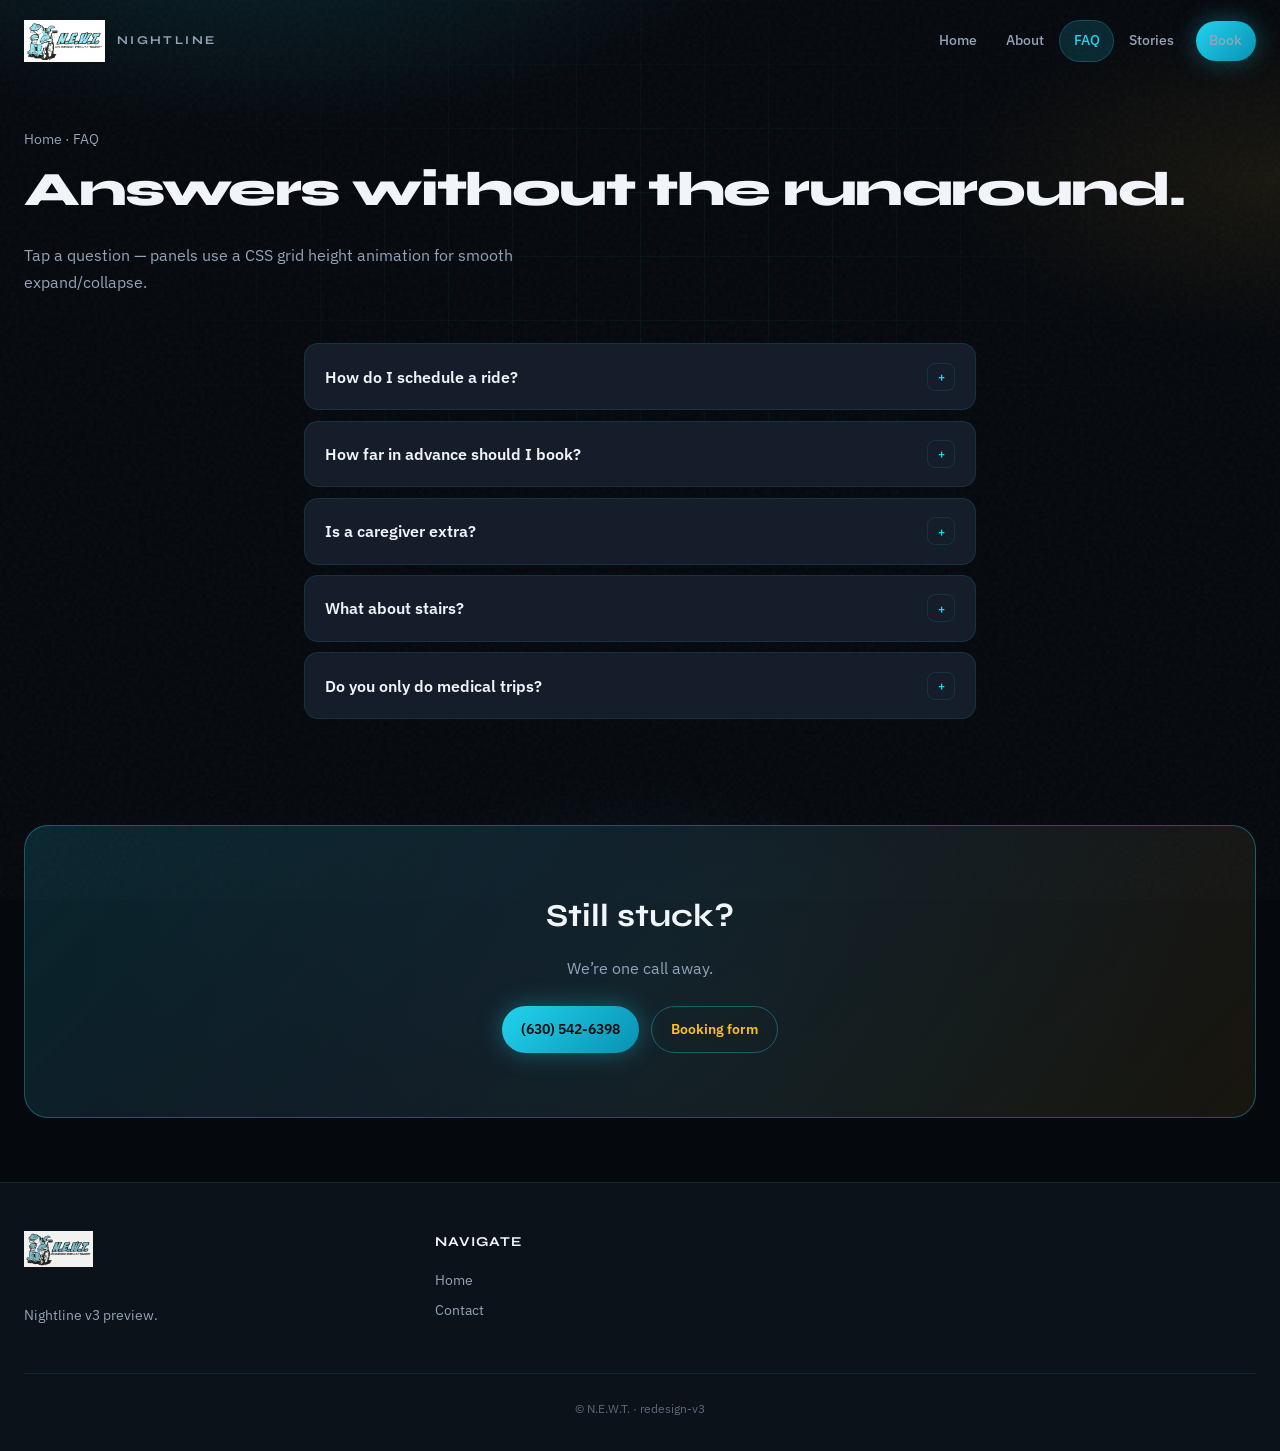
<file: redesign-v3/faq.html>
<!DOCTYPE html>
<html lang="en">
<head>
  <meta charset="UTF-8" />
  <meta name="viewport" content="width=device-width, initial-scale=1.0" />
  <title>FAQ — N.E.W.T. Nightline</title>
  <link rel="stylesheet" href="css/v3.css" />
</head>
<body>
  <div class="v3-bg-mesh" aria-hidden="true"></div>
  <div class="v3-bg-grid" aria-hidden="true"></div>
  <div class="v3-bg-noise" aria-hidden="true"></div>

  <header class="v3-top">
    <div class="v3-top-inner">
      <a href="index.html" class="v3-logo">
        <img src="../images/logo.png" alt="N.E.W.T." />
        <span>Nightline</span>
      </a>
      <nav class="v3-nav" aria-label="Primary">
        <a href="index.html">Home</a>
        <a href="about.html">About</a>
        <a href="faq.html" class="v3-here">FAQ</a>
        <a href="testimonials.html">Stories</a>
        <a href="contact.html" class="v3-btn v3-btn-glow" style="margin-left:0.35rem;">Book</a>
      </nav>
      <button type="button" class="v3-burger" aria-label="Menu"><span></span><span></span><span></span></button>
    </div>
  </header>

  <main>
    <section class="v3-page-hero">
      <p class="v3-crumb"><a href="index.html">Home</a> · FAQ</p>
      <h1>Answers without the runaround.</h1>
      <p>Tap a question — panels use a CSS grid height animation for smooth expand/collapse.</p>
    </section>

    <div class="v3-faq">
      <div class="v3-faq-item v3-reveal">
        <button type="button" class="v3-faq-q">How do I schedule a ride? <span class="v3-faq-icon">+</span></button>
        <div class="v3-faq-a"><div class="v3-faq-a-inner"><div>Call <a href="tel:6305426398">(630) 542-6398</a> anytime — 24/7. Or use the full booking form on our contact page.</div></div></div>
      </div>
      <div class="v3-faq-item v3-reveal">
        <button type="button" class="v3-faq-q">How far in advance should I book? <span class="v3-faq-icon">+</span></button>
        <div class="v3-faq-a"><div class="v3-faq-a-inner"><div>24–48 hours is ideal; we still try to help on short notice when routing allows.</div></div></div>
      </div>
      <div class="v3-faq-item v3-reveal">
        <button type="button" class="v3-faq-q">Is a caregiver extra? <span class="v3-faq-icon">+</span></button>
        <div class="v3-faq-a"><div class="v3-faq-a-inner"><div>No — a family member or caregiver rides at no additional charge.</div></div></div>
      </div>
      <div class="v3-faq-item v3-reveal">
        <button type="button" class="v3-faq-q">What about stairs? <span class="v3-faq-icon">+</span></button>
        <div class="v3-faq-a"><div class="v3-faq-a-inner"><div>We have equipment and trained staff for many stair situations — tell us when you book.</div></div></div>
      </div>
      <div class="v3-faq-item v3-reveal">
        <button type="button" class="v3-faq-q">Do you only do medical trips? <span class="v3-faq-icon">+</span></button>
        <div class="v3-faq-a"><div class="v3-faq-a-inner"><div>Medical is a big share of our work — we also do worship, airports, weddings, shopping, and more.</div></div></div>
      </div>
    </div>

    <section class="v3-cta v3-reveal" style="margin-top:2rem;">
      <div class="v3-cta-inner">
        <h2>Still stuck?</h2>
        <p>We’re one call away.</p>
        <div class="v3-cta-actions">
          <a href="tel:6305426398" class="v3-btn v3-btn-glow">(630) 542-6398</a>
          <a href="contact.html" class="v3-btn v3-btn-ghost">Booking form</a>
        </div>
      </div>
    </section>
  </main>

  <footer class="v3-foot">
    <div class="v3-foot-grid">
      <div class="v3-foot-brand">
        <img src="../images/logo.png" alt="" />
        <p>Nightline v3 preview.</p>
      </div>
      <div>
        <h4>Navigate</h4>
        <ul>
          <li><a href="index.html">Home</a></li>
          <li><a href="contact.html">Contact</a></li>
        </ul>
      </div>
    </div>
    <div class="v3-foot-bottom">© N.E.W.T. · redesign-v3</div>
  </footer>
  <script src="js/v3.js"></script>
</body>
</html>
</file>
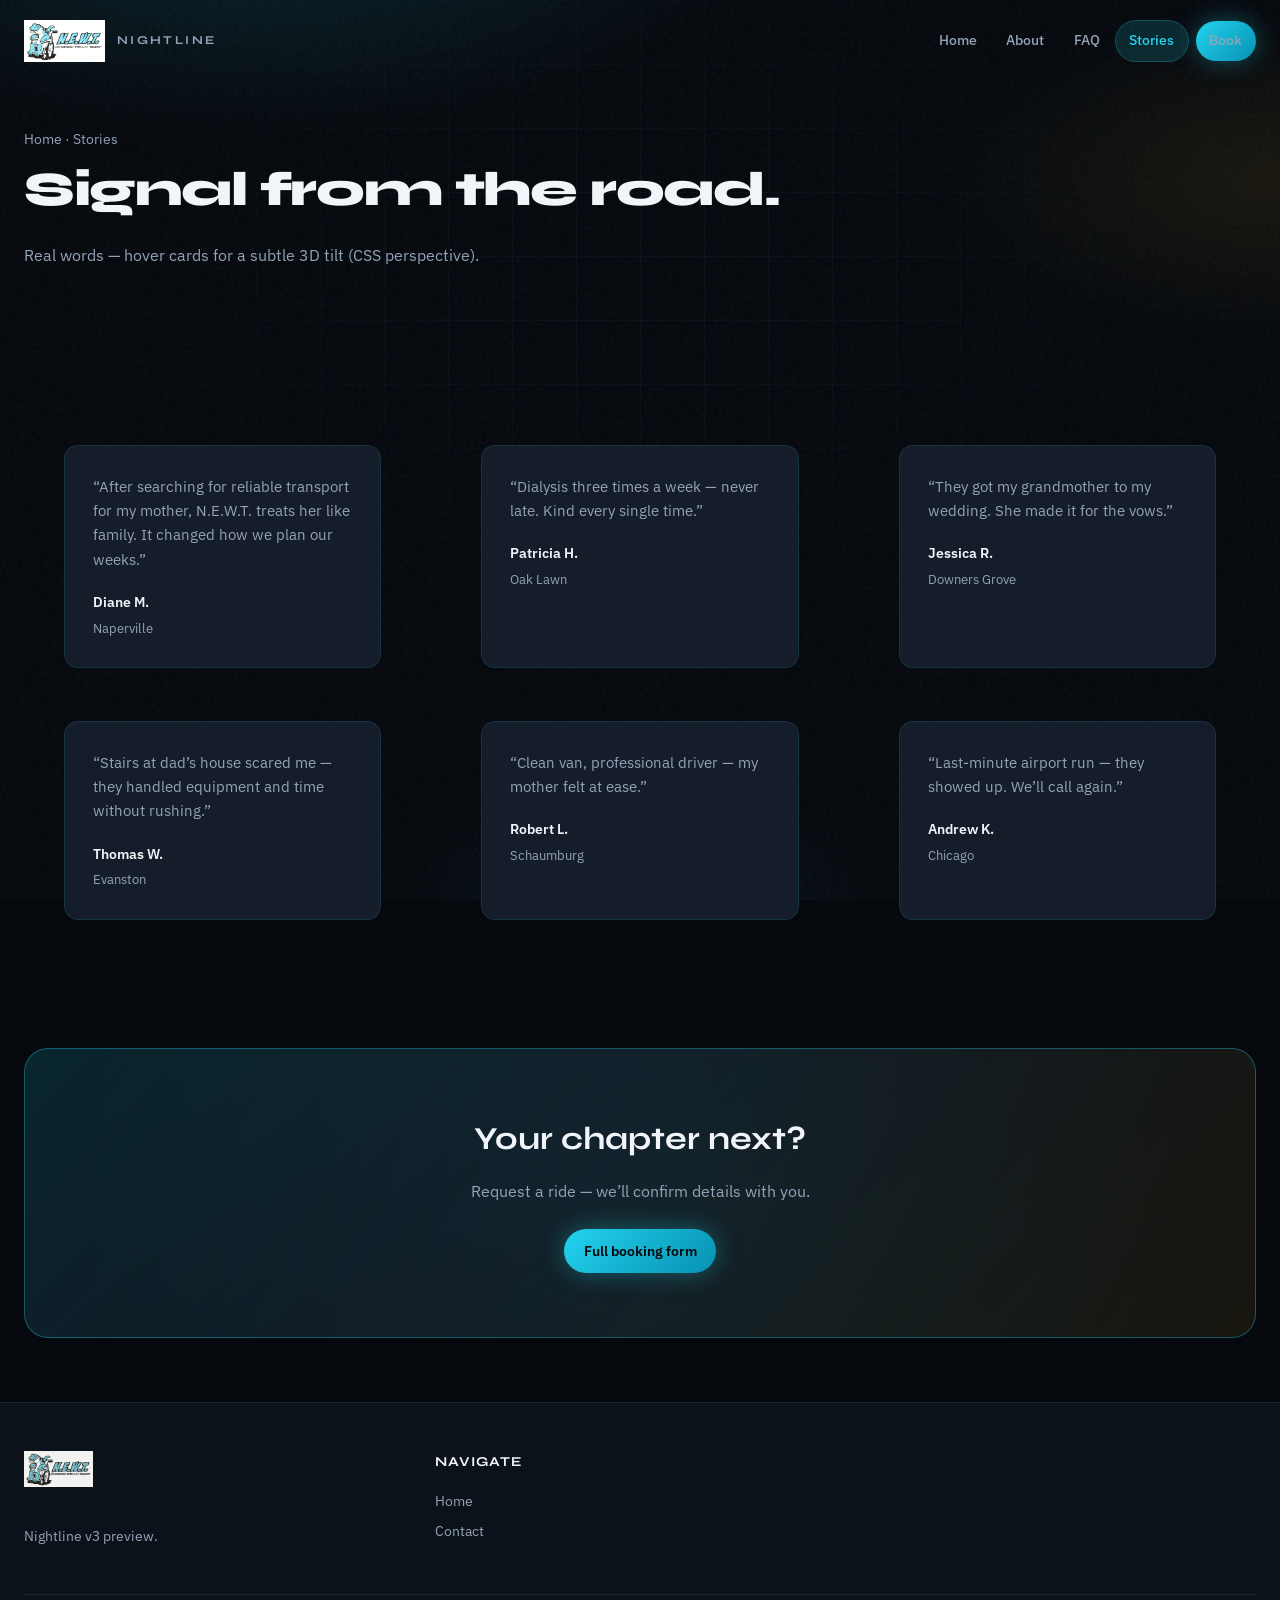
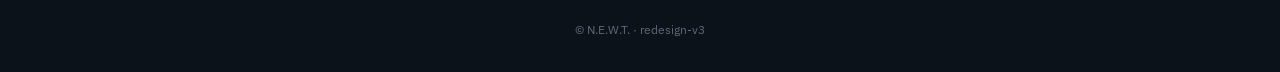
<file: redesign-v3/testimonials.html>
<!DOCTYPE html>
<html lang="en">
<head>
  <meta charset="UTF-8" />
  <meta name="viewport" content="width=device-width, initial-scale=1.0" />
  <title>Stories — N.E.W.T. Nightline</title>
  <link rel="stylesheet" href="css/v3.css" />
</head>
<body>
  <div class="v3-bg-mesh" aria-hidden="true"></div>
  <div class="v3-bg-grid" aria-hidden="true"></div>
  <div class="v3-bg-noise" aria-hidden="true"></div>

  <header class="v3-top">
    <div class="v3-top-inner">
      <a href="index.html" class="v3-logo">
        <img src="../images/logo.png" alt="N.E.W.T." />
        <span>Nightline</span>
      </a>
      <nav class="v3-nav" aria-label="Primary">
        <a href="index.html">Home</a>
        <a href="about.html">About</a>
        <a href="faq.html">FAQ</a>
        <a href="testimonials.html" class="v3-here">Stories</a>
        <a href="contact.html" class="v3-btn v3-btn-glow" style="margin-left:0.35rem;">Book</a>
      </nav>
      <button type="button" class="v3-burger" aria-label="Menu"><span></span><span></span><span></span></button>
    </div>
  </header>

  <main>
    <section class="v3-page-hero">
      <p class="v3-crumb"><a href="index.html">Home</a> · Stories</p>
      <h1>Signal from the road.</h1>
      <p>Real words — hover cards for a subtle 3D tilt (CSS perspective).</p>
    </section>

    <section class="v3-section">
      <div class="v3-quotes">
        <blockquote class="v3-quote v3-reveal">
          <p>“After searching for reliable transport for my mother, N.E.W.T. treats her like family. It changed how we plan our weeks.”</p>
          <footer>Diane M.<span>Naperville</span></footer>
        </blockquote>
        <blockquote class="v3-quote v3-reveal">
          <p>“Dialysis three times a week — never late. Kind every single time.”</p>
          <footer>Patricia H.<span>Oak Lawn</span></footer>
        </blockquote>
        <blockquote class="v3-quote v3-reveal">
          <p>“They got my grandmother to my wedding. She made it for the vows.”</p>
          <footer>Jessica R.<span>Downers Grove</span></footer>
        </blockquote>
        <blockquote class="v3-quote v3-reveal">
          <p>“Stairs at dad’s house scared me — they handled equipment and time without rushing.”</p>
          <footer>Thomas W.<span>Evanston</span></footer>
        </blockquote>
        <blockquote class="v3-quote v3-reveal">
          <p>“Clean van, professional driver — my mother felt at ease.”</p>
          <footer>Robert L.<span>Schaumburg</span></footer>
        </blockquote>
        <blockquote class="v3-quote v3-reveal">
          <p>“Last-minute airport run — they showed up. We’ll call again.”</p>
          <footer>Andrew K.<span>Chicago</span></footer>
        </blockquote>
      </div>
    </section>

    <section class="v3-cta v3-reveal">
      <div class="v3-cta-inner">
        <h2>Your chapter next?</h2>
        <p>Request a ride — we’ll confirm details with you.</p>
        <div class="v3-cta-actions">
          <a href="contact.html" class="v3-btn v3-btn-glow">Full booking form</a>
        </div>
      </div>
    </section>
  </main>

  <footer class="v3-foot">
    <div class="v3-foot-grid">
      <div class="v3-foot-brand">
        <img src="../images/logo.png" alt="" />
        <p>Nightline v3 preview.</p>
      </div>
      <div>
        <h4>Navigate</h4>
        <ul>
          <li><a href="index.html">Home</a></li>
          <li><a href="contact.html">Contact</a></li>
        </ul>
      </div>
    </div>
    <div class="v3-foot-bottom">© N.E.W.T. · redesign-v3</div>
  </footer>
  <script src="js/v3.js"></script>
</body>
</html>
</file>
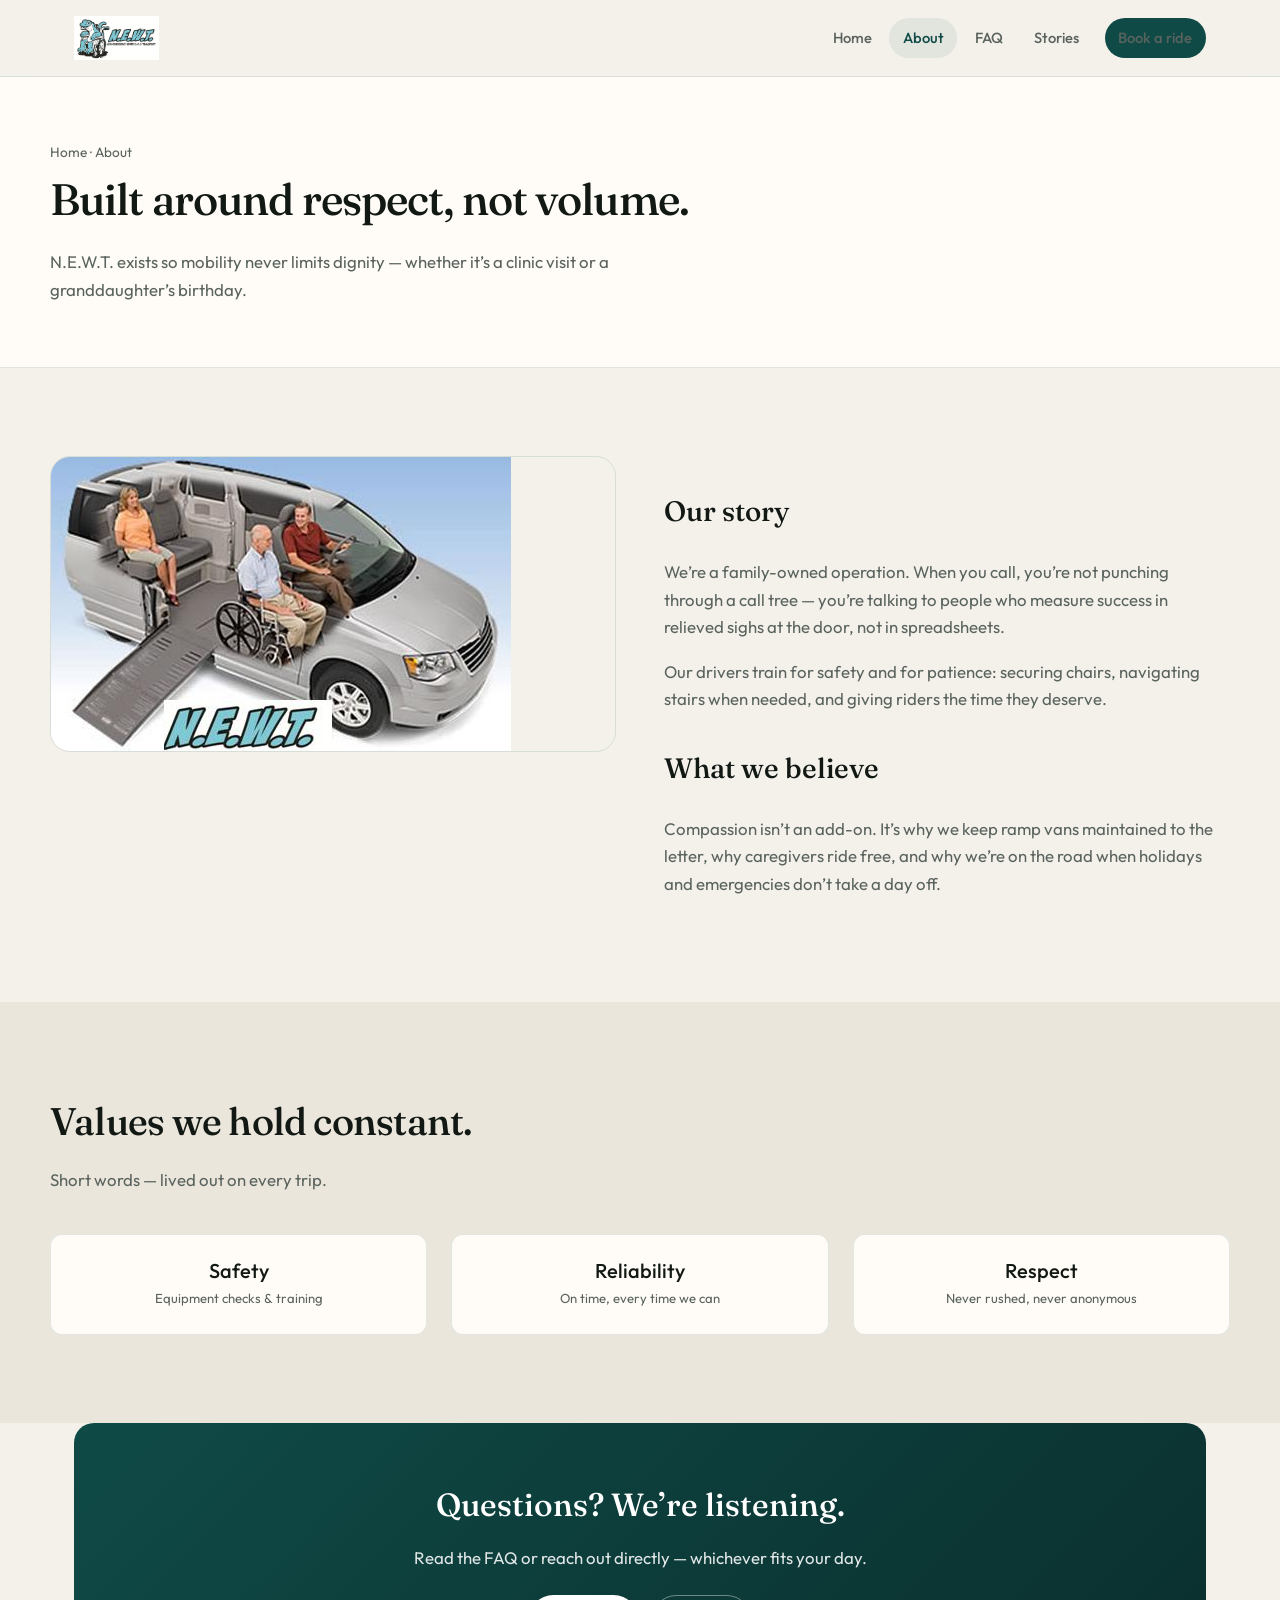
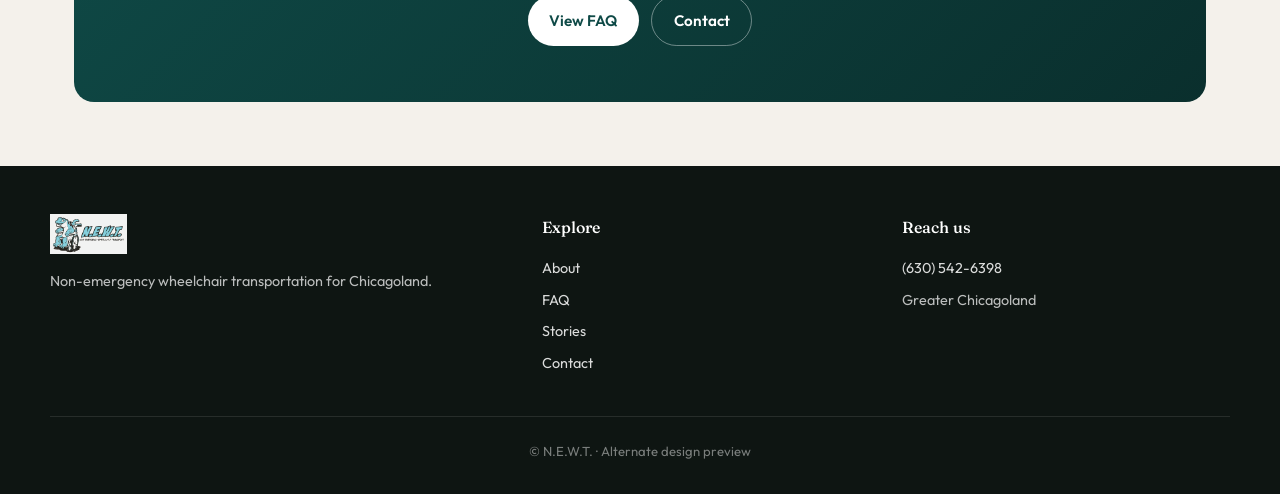
<file: redesign/about.html>
<!DOCTYPE html>
<html lang="en">
<head>
  <meta charset="UTF-8" />
  <meta name="viewport" content="width=device-width, initial-scale=1.0" />
  <meta name="description" content="About N.E.W.T. — family-owned wheelchair transport in Chicagoland." />
  <title>About — N.E.W.T.</title>
  <link rel="preconnect" href="https://fonts.googleapis.com" />
  <link rel="preconnect" href="https://fonts.gstatic.com" crossorigin />
  <link href="https://fonts.googleapis.com/css2?family=Fraunces:opsz,wght@9..144,400;500;600&family=Outfit:wght@400;500;600;700&display=swap" rel="stylesheet" />
  <link rel="stylesheet" href="css/v2.css" />
</head>
<body class="v2-wrap">
  <header class="v2-header">
    <div class="v2-header-inner">
      <a href="index.html" class="v2-logo">
        <img src="../images/logo.png" alt="N.E.W.T." />
      </a>
      <nav class="v2-nav" aria-label="Primary">
        <a href="index.html">Home</a>
        <a href="about.html" class="v2-active">About</a>
        <a href="faq.html">FAQ</a>
        <a href="testimonials.html">Stories</a>
        <a href="contact.html" class="v2-btn v2-btn-primary" style="margin-left:0.5rem;">Book a ride</a>
      </nav>
      <button type="button" class="v2-burger" aria-label="Open menu"><span></span><span></span><span></span></button>
    </div>
  </header>

  <main class="v2-main">
    <section class="v2-page-hero">
      <div class="v2-page-hero-inner">
        <p class="v2-crumb"><a href="index.html">Home</a> · About</p>
        <h1>Built around respect, not volume.</h1>
        <p>N.E.W.T. exists so mobility never limits dignity — whether it’s a clinic visit or a granddaughter’s birthday.</p>
      </div>
    </section>

    <section class="v2-section">
      <div class="v2-section-inner v2-split">
        <div class="v2-img-round v2-reveal">
          <img src="../images/van-ramp.png" alt="Wheelchair van with ramp" />
        </div>
        <div class="v2-prose v2-reveal">
          <h2>Our story</h2>
          <p>We’re a family-owned operation. When you call, you’re not punching through a call tree — you’re talking to people who measure success in relieved sighs at the door, not in spreadsheets.</p>
          <p>Our drivers train for safety and for patience: securing chairs, navigating stairs when needed, and giving riders the time they deserve.</p>
          <h2>What we believe</h2>
          <p>Compassion isn’t an add-on. It’s why we keep ramp vans maintained to the letter, why caregivers ride free, and why we’re on the road when holidays and emergencies don’t take a day off.</p>
        </div>
      </div>
    </section>

    <section class="v2-section" style="background:var(--v2-bg-warm);">
      <div class="v2-section-inner">
        <div class="v2-section-head v2-reveal">
          <h2>Values we hold constant.</h2>
          <p>Short words — lived out on every trip.</p>
        </div>
        <div class="v2-stats" style="grid-template-columns:repeat(3,1fr);">
          <div class="v2-stat v2-reveal"><div class="v2-stat-num" style="font-size:1.25rem;font-family:var(--v2-font-sans);color:var(--v2-ink);">Safety</div><div class="v2-stat-label">Equipment checks &amp; training</div></div>
          <div class="v2-stat v2-reveal"><div class="v2-stat-num" style="font-size:1.25rem;font-family:var(--v2-font-sans);color:var(--v2-ink);">Reliability</div><div class="v2-stat-label">On time, every time we can</div></div>
          <div class="v2-stat v2-reveal"><div class="v2-stat-num" style="font-size:1.25rem;font-family:var(--v2-font-sans);color:var(--v2-ink);">Respect</div><div class="v2-stat-label">Never rushed, never anonymous</div></div>
        </div>
      </div>
    </section>

    <section class="v2-cta v2-reveal">
      <h2>Questions? We’re listening.</h2>
      <p>Read the FAQ or reach out directly — whichever fits your day.</p>
      <div class="v2-cta-actions">
        <a href="faq.html" class="v2-btn v2-btn-primary">View FAQ</a>
        <a href="contact.html" class="v2-btn v2-btn-ghost" style="border-color:rgba(255,255,255,0.4);color:#fff;">Contact</a>
      </div>
    </section>
  </main>

  <footer class="v2-footer">
    <div class="v2-footer-inner">
      <div class="v2-footer-brand">
        <img src="../images/logo.png" alt="" />
        <p>Non-emergency wheelchair transportation for Chicagoland.</p>
      </div>
      <div>
        <h4>Explore</h4>
        <ul>
          <li><a href="about.html">About</a></li>
          <li><a href="faq.html">FAQ</a></li>
          <li><a href="testimonials.html">Stories</a></li>
          <li><a href="contact.html">Contact</a></li>
        </ul>
      </div>
      <div>
        <h4>Reach us</h4>
        <ul>
          <li><a href="tel:6305426398">(630) 542-6398</a></li>
          <li>Greater Chicagoland</li>
        </ul>
      </div>
    </div>
    <div class="v2-footer-bottom">© N.E.W.T. · Alternate design preview</div>
  </footer>
  <script src="js/v2.js"></script>
</body>
</html>
</file>
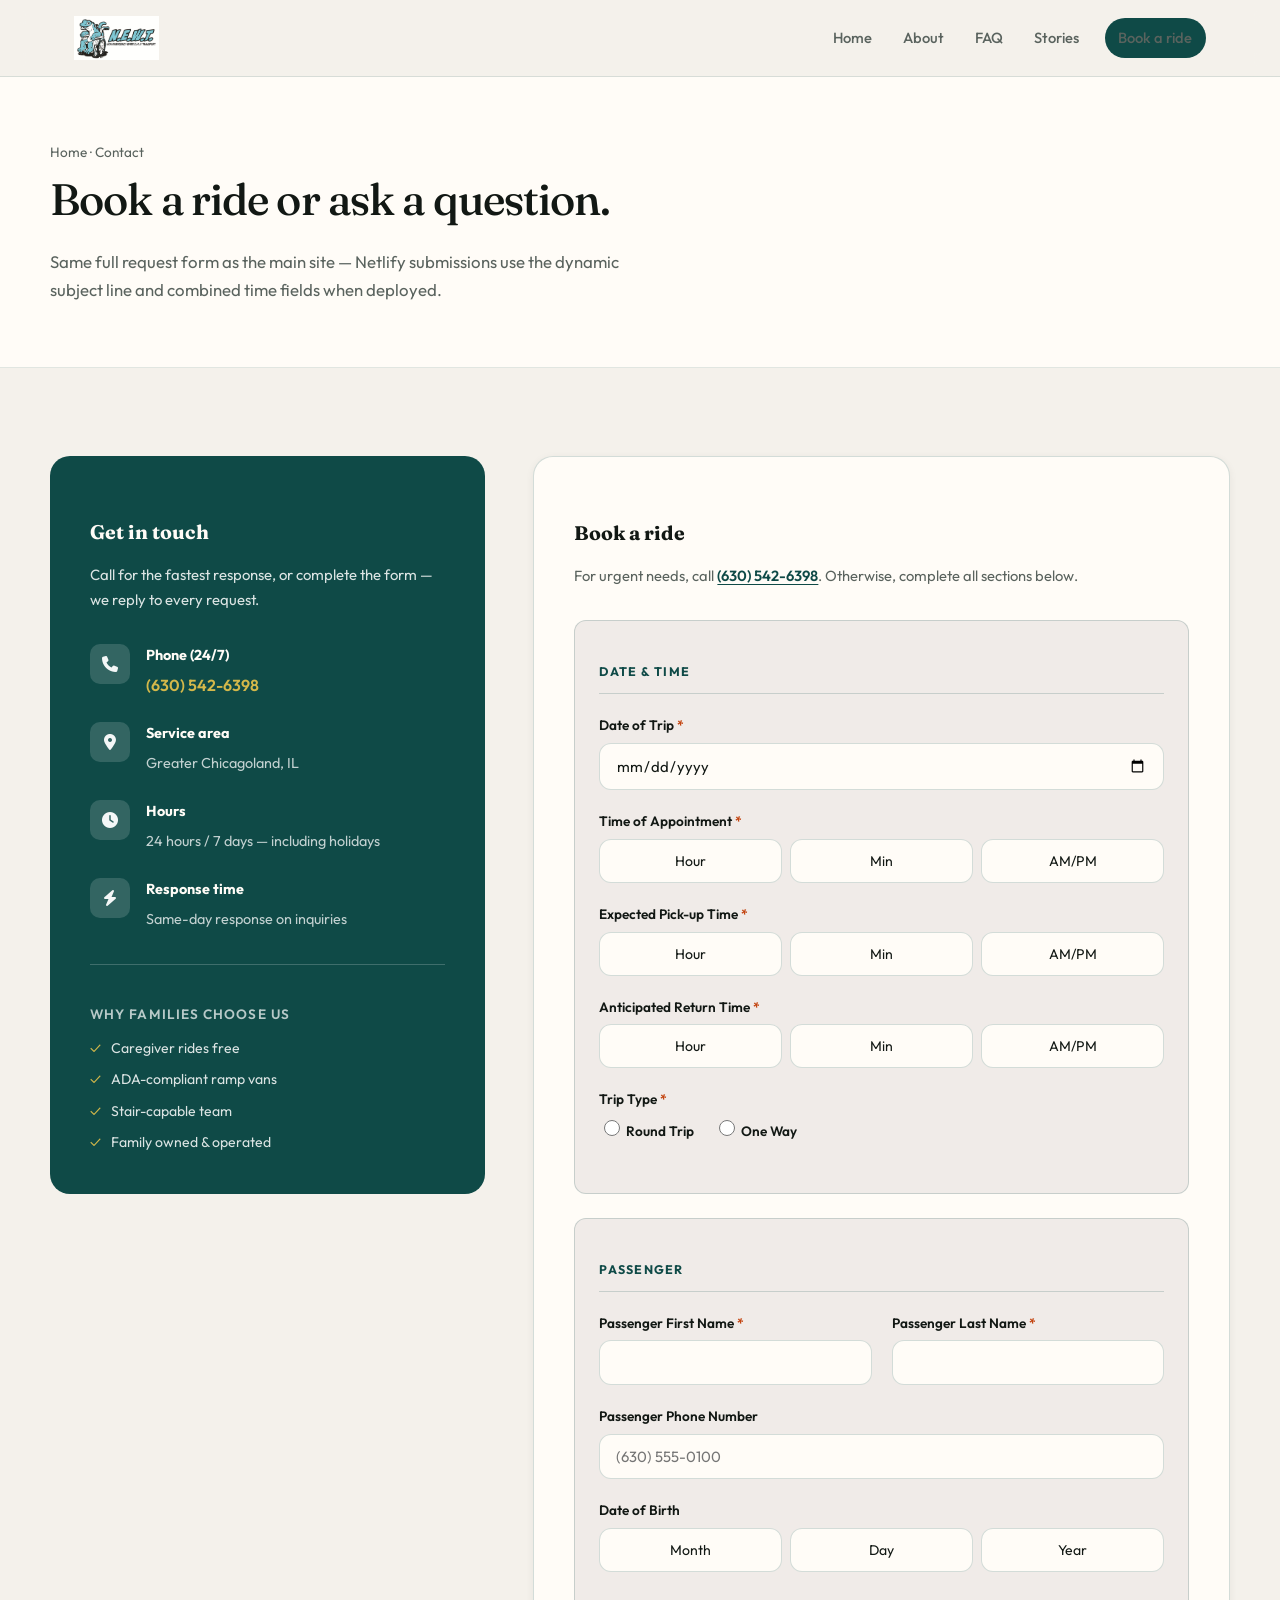
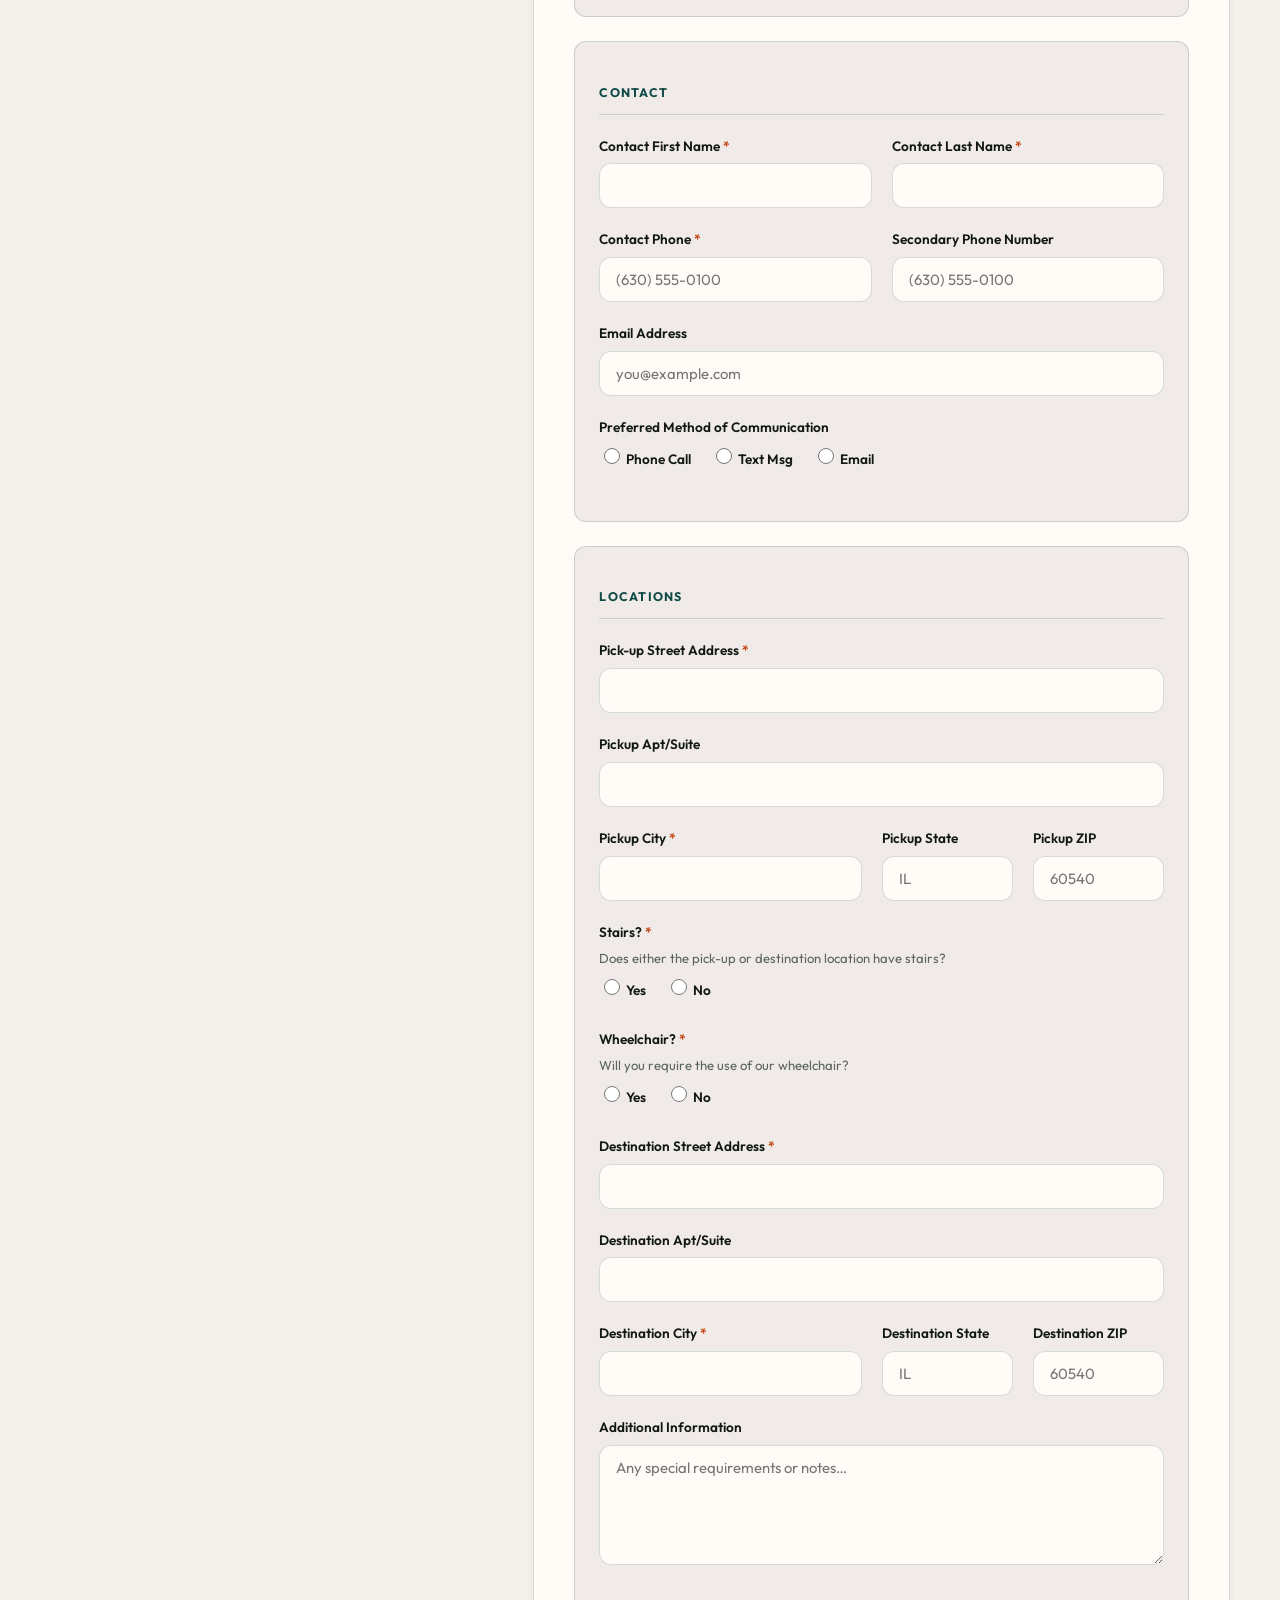
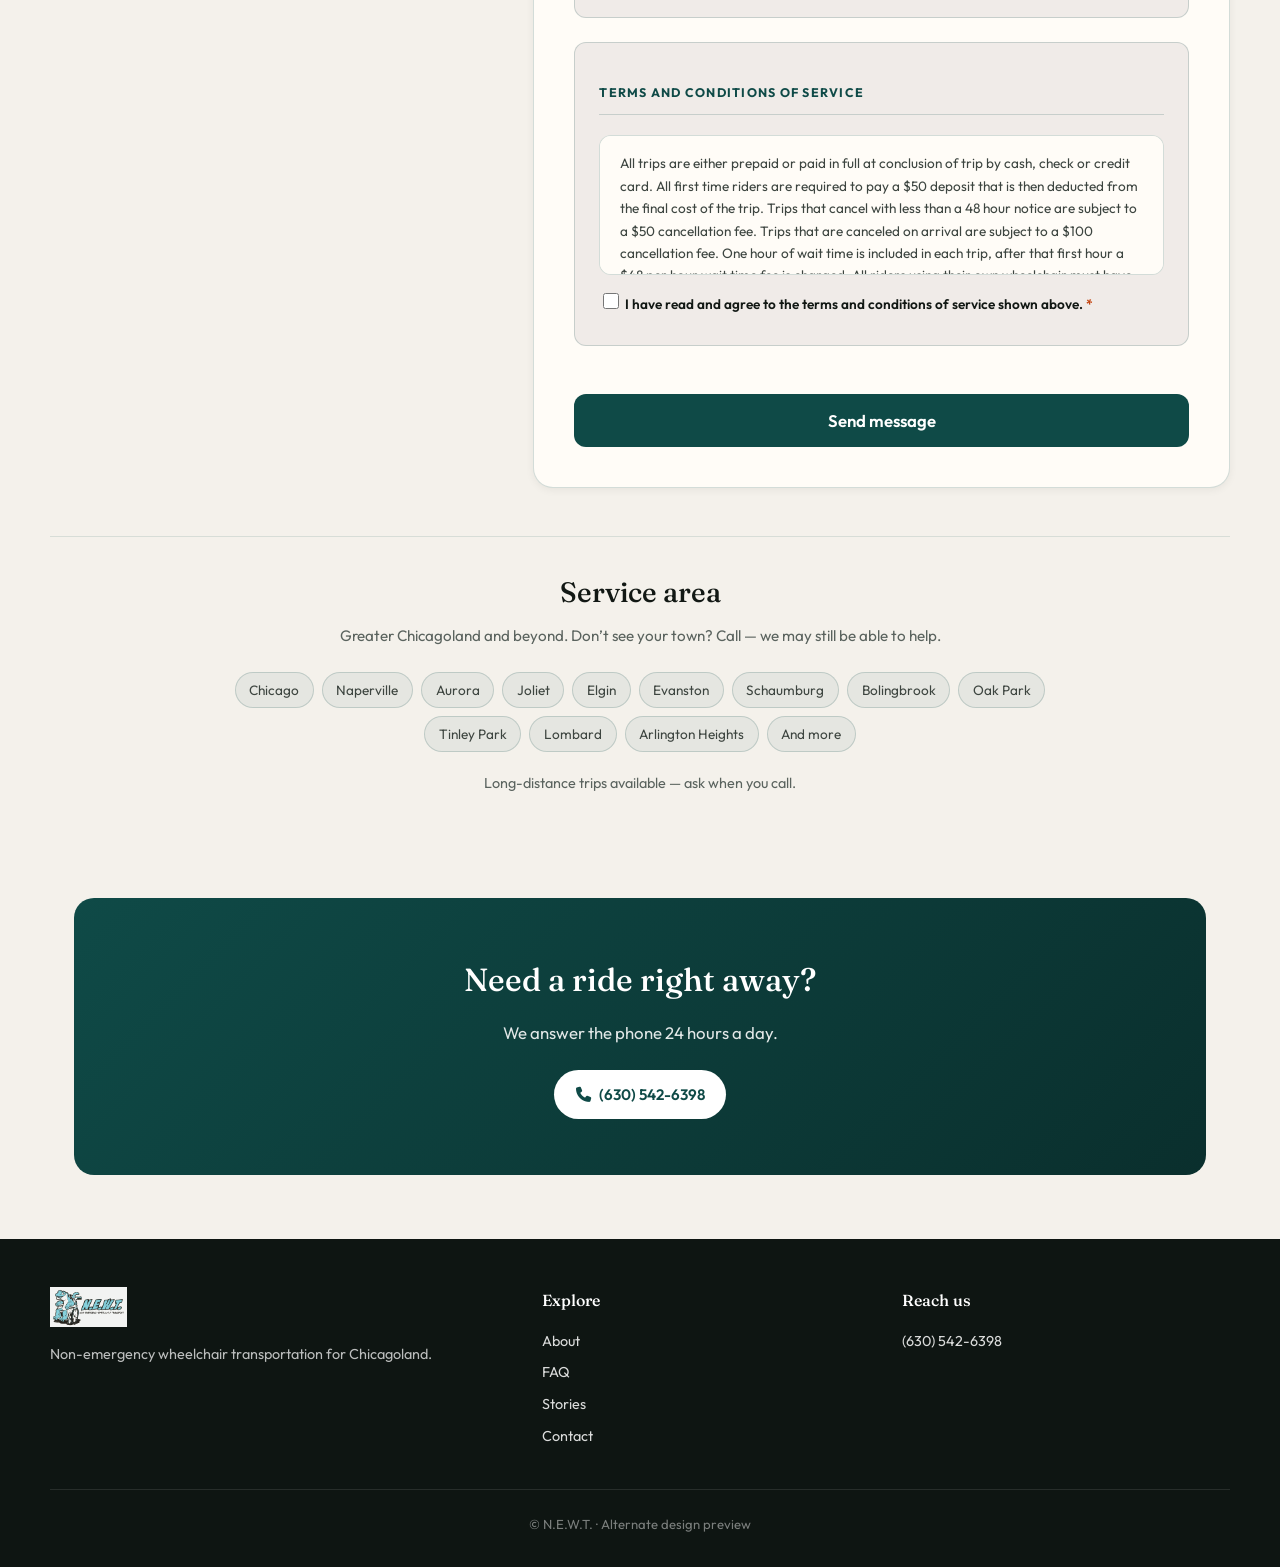
<file: redesign/contact.html>
<!DOCTYPE html>
<html lang="en">
<head>
  <meta charset="UTF-8" />
  <meta name="viewport" content="width=device-width, initial-scale=1.0" />
  <meta name="description" content="Contact N.E.W.T. — book wheelchair transport in Chicagoland." />
  <title>Contact — N.E.W.T.</title>
  <link rel="preconnect" href="https://fonts.googleapis.com" />
  <link rel="preconnect" href="https://fonts.gstatic.com" crossorigin />
  <link href="https://fonts.googleapis.com/css2?family=Fraunces:opsz,wght@9..144,400;500;600&family=Outfit:wght@400;500;600;700&display=swap" rel="stylesheet" />
  <link rel="stylesheet" href="https://cdnjs.cloudflare.com/ajax/libs/font-awesome/6.5.2/css/all.min.css" />
  <link rel="stylesheet" href="css/v2.css" />
  <link rel="stylesheet" href="css/v2-form.css" />
</head>
<body class="v2-wrap">
  <header class="v2-header">
    <div class="v2-header-inner">
      <a href="index.html" class="v2-logo">
        <img src="../images/logo.png" alt="N.E.W.T." />
      </a>
      <nav class="v2-nav" aria-label="Primary">
        <a href="index.html">Home</a>
        <a href="about.html">About</a>
        <a href="faq.html">FAQ</a>
        <a href="testimonials.html">Stories</a>
        <a href="contact.html" class="v2-btn v2-btn-primary" style="margin-left:0.5rem;" aria-current="page">Book a ride</a>
      </nav>
      <button type="button" class="v2-burger" aria-label="Open menu"><span></span><span></span><span></span></button>
    </div>
  </header>

  <main class="v2-main">
    <section class="v2-page-hero">
      <div class="v2-page-hero-inner">
        <p class="v2-crumb"><a href="index.html">Home</a> · Contact</p>
        <h1>Book a ride or ask a question.</h1>
        <p>Same full request form as the main site — Netlify submissions use the dynamic subject line and combined time fields when deployed.</p>
      </div>
    </section>

    <section class="v2-section">
      <div class="v2-section-inner v2-form-full">
        <div class="contact-grid">

          <div>
            <div class="contact-info-card">
              <h3>Get in touch</h3>
              <p>Call for the fastest response, or complete the form — we reply to every request.</p>

              <div class="contact-detail">
                <div class="contact-detail-icon"><i class="fa-solid fa-phone" aria-hidden="true"></i></div>
                <div class="contact-detail-text">
                  <strong>Phone (24/7)</strong>
                  <a href="tel:6305426398">(630) 542-6398</a>
                </div>
              </div>
              <div class="contact-detail">
                <div class="contact-detail-icon"><i class="fa-solid fa-location-dot" aria-hidden="true"></i></div>
                <div class="contact-detail-text">
                  <strong>Service area</strong>
                  <span>Greater Chicagoland, IL</span>
                </div>
              </div>
              <div class="contact-detail">
                <div class="contact-detail-icon"><i class="fa-solid fa-clock" aria-hidden="true"></i></div>
                <div class="contact-detail-text">
                  <strong>Hours</strong>
                  <span>24 hours / 7 days — including holidays</span>
                </div>
              </div>
              <div class="contact-detail">
                <div class="contact-detail-icon"><i class="fa-solid fa-bolt" aria-hidden="true"></i></div>
                <div class="contact-detail-text">
                  <strong>Response time</strong>
                  <span>Same-day response on inquiries</span>
                </div>
              </div>

              <div style="margin-top:2rem;padding-top:1.5rem;border-top:1px solid rgba(255,255,255,0.2);">
                <p style="font-size:0.85rem;color:rgba(255,255,255,0.7);margin-bottom:0.75rem;font-weight:600;text-transform:uppercase;letter-spacing:0.08em;">Why families choose us</p>
                <div style="display:flex;flex-direction:column;gap:0.5rem;">
                  <div style="display:flex;align-items:center;gap:0.6rem;font-size:0.88rem;color:rgba(255,255,255,0.85);"><span style="color:#d4b84a;">✓</span> Caregiver rides free</div>
                  <div style="display:flex;align-items:center;gap:0.6rem;font-size:0.88rem;color:rgba(255,255,255,0.85);"><span style="color:#d4b84a;">✓</span> ADA-compliant ramp vans</div>
                  <div style="display:flex;align-items:center;gap:0.6rem;font-size:0.88rem;color:rgba(255,255,255,0.85);"><span style="color:#d4b84a;">✓</span> Stair-capable team</div>
                  <div style="display:flex;align-items:center;gap:0.6rem;font-size:0.88rem;color:rgba(255,255,255,0.85);"><span style="color:#d4b84a;">✓</span> Family owned &amp; operated</div>
                </div>
              </div>
            </div>
          </div>

          <div>
            <div class="contact-form-card">
              <h3>Book a ride</h3>
              <p>For urgent needs, call <a href="tel:6305426398">(630) 542-6398</a>. Otherwise, complete all sections below.</p>

              <form id="contact-form" name="contact" method="POST" data-netlify="true" action="contact.html?sent=1" novalidate>
                <input type="hidden" name="form-name" value="contact" />
                <input type="hidden" name="subject" id="form-subject" data-remove-prefix value="New Ride Request" />

                <div class="form-section">
                  <h4 class="form-section-title">Date &amp; time</h4>

                  <div class="form-group">
                    <label for="trip-date">Date of Trip <span class="req">*</span></label>
                    <input type="date" id="trip-date" name="Date of Trip" required />
                  </div>

                  <div class="form-group">
                    <label>Time of Appointment <span class="req">*</span></label>
                    <input type="hidden" name="Appointment Time" id="combined-appt-time" />
                    <div class="time-picker">
                      <select id="appt-hour" aria-label="Appointment hour">
                        <option value="">Hour</option>
                        <option>12</option><option>01</option><option>02</option><option>03</option>
                        <option>04</option><option>05</option><option>06</option><option>07</option>
                        <option>08</option><option>09</option><option>10</option><option>11</option>
                      </select>
                      <select id="appt-min" aria-label="Appointment minutes">
                        <option value="">Min</option>
                        <option>00</option><option>05</option><option>10</option><option>15</option>
                        <option>20</option><option>25</option><option>30</option><option>35</option>
                        <option>40</option><option>45</option><option>50</option><option>55</option>
                      </select>
                      <select id="appt-ampm" aria-label="AM or PM">
                        <option value="">AM/PM</option>
                        <option>AM</option><option>PM</option>
                      </select>
                    </div>
                  </div>

                  <div class="form-group">
                    <label>Expected Pick-up Time <span class="req">*</span></label>
                    <input type="hidden" name="Expected Pickup Time" id="combined-pickup-time" />
                    <div class="time-picker">
                      <select id="pickup-hour" aria-label="Pickup hour">
                        <option value="">Hour</option>
                        <option>12</option><option>01</option><option>02</option><option>03</option>
                        <option>04</option><option>05</option><option>06</option><option>07</option>
                        <option>08</option><option>09</option><option>10</option><option>11</option>
                      </select>
                      <select id="pickup-min" aria-label="Pickup minutes">
                        <option value="">Min</option>
                        <option>00</option><option>05</option><option>10</option><option>15</option>
                        <option>20</option><option>25</option><option>30</option><option>35</option>
                        <option>40</option><option>45</option><option>50</option><option>55</option>
                      </select>
                      <select id="pickup-ampm" aria-label="AM or PM">
                        <option value="">AM/PM</option>
                        <option>AM</option><option>PM</option>
                      </select>
                    </div>
                  </div>

                  <div class="form-group">
                    <label>Anticipated Return Time <span class="req">*</span></label>
                    <input type="hidden" name="Anticipated Return Time" id="combined-return-time" />
                    <div class="time-picker">
                      <select id="return-hour" aria-label="Return hour">
                        <option value="">Hour</option>
                        <option>12</option><option>01</option><option>02</option><option>03</option>
                        <option>04</option><option>05</option><option>06</option><option>07</option>
                        <option>08</option><option>09</option><option>10</option><option>11</option>
                      </select>
                      <select id="return-min" aria-label="Return minutes">
                        <option value="">Min</option>
                        <option>00</option><option>05</option><option>10</option><option>15</option>
                        <option>20</option><option>25</option><option>30</option><option>35</option>
                        <option>40</option><option>45</option><option>50</option><option>55</option>
                      </select>
                      <select id="return-ampm" aria-label="AM or PM">
                        <option value="">AM/PM</option>
                        <option>AM</option><option>PM</option>
                      </select>
                    </div>
                  </div>

                  <div class="form-group">
                    <label>Trip Type <span class="req">*</span></label>
                    <div class="radio-group">
                      <label class="radio-label"><input type="radio" name="Trip Type" value="Round Trip" required /> Round Trip</label>
                      <label class="radio-label"><input type="radio" name="Trip Type" value="One Way" /> One Way</label>
                    </div>
                  </div>
                </div>

                <div class="form-section">
                  <h4 class="form-section-title">Passenger</h4>
                  <div class="form-row">
                    <div class="form-group">
                      <label for="pax-first">Passenger First Name <span class="req">*</span></label>
                      <input type="text" id="pax-first" name="Passenger First Name" required />
                    </div>
                    <div class="form-group">
                      <label for="pax-last">Passenger Last Name <span class="req">*</span></label>
                      <input type="text" id="pax-last" name="Passenger Last Name" required />
                    </div>
                  </div>
                  <div class="form-group">
                    <label for="pax-phone">Passenger Phone Number</label>
                    <input type="tel" id="pax-phone" name="Passenger Phone" placeholder="(630) 555-0100" />
                  </div>
                  <div class="form-group">
                    <label>Date of Birth</label>
                    <input type="hidden" name="Date of Birth" id="combined-dob" />
                    <div class="dob-picker">
                      <select id="dob-month" aria-label="Birth month">
                        <option value="">Month</option>
                        <option value="1">January</option><option value="2">February</option>
                        <option value="3">March</option><option value="4">April</option>
                        <option value="5">May</option><option value="6">June</option>
                        <option value="7">July</option><option value="8">August</option>
                        <option value="9">September</option><option value="10">October</option>
                        <option value="11">November</option><option value="12">December</option>
                      </select>
                      <select id="dob-day" aria-label="Birth day">
                        <option value="">Day</option>
                        <option>1</option><option>2</option><option>3</option><option>4</option>
                        <option>5</option><option>6</option><option>7</option><option>8</option>
                        <option>9</option><option>10</option><option>11</option><option>12</option>
                        <option>13</option><option>14</option><option>15</option><option>16</option>
                        <option>17</option><option>18</option><option>19</option><option>20</option>
                        <option>21</option><option>22</option><option>23</option><option>24</option>
                        <option>25</option><option>26</option><option>27</option><option>28</option>
                        <option>29</option><option>30</option><option>31</option>
                      </select>
                      <select id="dob-year-select" aria-label="Birth year">
                        <option value="">Year</option>
                      </select>
                    </div>
                  </div>
                </div>

                <div class="form-section">
                  <h4 class="form-section-title">Contact</h4>
                  <div class="form-row">
                    <div class="form-group">
                      <label for="contact-first">Contact First Name <span class="req">*</span></label>
                      <input type="text" id="contact-first" name="Contact First Name" required />
                    </div>
                    <div class="form-group">
                      <label for="contact-last">Contact Last Name <span class="req">*</span></label>
                      <input type="text" id="contact-last" name="Contact Last Name" required />
                    </div>
                  </div>
                  <div class="form-row">
                    <div class="form-group">
                      <label for="contact-phone">Contact Phone <span class="req">*</span></label>
                      <input type="tel" id="contact-phone" name="Contact Phone" placeholder="(630) 555-0100" required />
                    </div>
                    <div class="form-group">
                      <label for="contact-phone2">Secondary Phone Number</label>
                      <input type="tel" id="contact-phone2" name="Secondary Phone" placeholder="(630) 555-0100" />
                    </div>
                  </div>
                  <div class="form-group">
                    <label for="contact-email">Email Address</label>
                    <input type="email" id="contact-email" name="email" placeholder="you@example.com" />
                  </div>
                  <div class="form-group">
                    <label>Preferred Method of Communication</label>
                    <div class="radio-group">
                      <label class="radio-label"><input type="radio" name="Preferred Contact Method" value="Phone Call" /> Phone Call</label>
                      <label class="radio-label"><input type="radio" name="Preferred Contact Method" value="Text Msg" /> Text Msg</label>
                      <label class="radio-label"><input type="radio" name="Preferred Contact Method" value="Email" /> Email</label>
                    </div>
                  </div>
                </div>

                <div class="form-section">
                  <h4 class="form-section-title">Locations</h4>
                  <div class="form-group">
                    <label for="pickup-street">Pick-up Street Address <span class="req">*</span></label>
                    <input type="text" id="pickup-street" name="Pickup Street Address" required />
                  </div>
                  <div class="form-group">
                    <label for="pickup-apt">Pickup Apt/Suite</label>
                    <input type="text" id="pickup-apt" name="Pickup Apt/Suite" />
                  </div>
                  <div class="form-row three-col">
                    <div class="form-group">
                      <label for="pickup-city">Pickup City <span class="req">*</span></label>
                      <input type="text" id="pickup-city" name="Pickup City" required />
                    </div>
                    <div class="form-group">
                      <label for="pickup-state">Pickup State</label>
                      <input type="text" id="pickup-state" name="Pickup State" placeholder="IL" />
                    </div>
                    <div class="form-group">
                      <label for="pickup-zip">Pickup ZIP</label>
                      <input type="text" id="pickup-zip" name="Pickup ZIP" placeholder="60540" />
                    </div>
                  </div>

                  <div class="form-group">
                    <label>Stairs? <span class="req">*</span></label>
                    <p class="form-hint">Does either the pick-up or destination location have stairs?</p>
                    <div class="radio-group">
                      <label class="radio-label"><input type="radio" name="Stairs at Location" value="Yes" required /> Yes</label>
                      <label class="radio-label"><input type="radio" name="Stairs at Location" value="No" /> No</label>
                    </div>
                  </div>

                  <div class="form-group">
                    <label>Wheelchair? <span class="req">*</span></label>
                    <p class="form-hint">Will you require the use of our wheelchair?</p>
                    <div class="radio-group">
                      <label class="radio-label"><input type="radio" name="Wheelchair Needed" value="Yes" required /> Yes</label>
                      <label class="radio-label"><input type="radio" name="Wheelchair Needed" value="No" /> No</label>
                    </div>
                  </div>

                  <div class="form-group" style="margin-top:1.25rem;">
                    <label for="dest-street">Destination Street Address <span class="req">*</span></label>
                    <input type="text" id="dest-street" name="Destination Street Address" required />
                  </div>
                  <div class="form-group">
                    <label for="dest-apt">Destination Apt/Suite</label>
                    <input type="text" id="dest-apt" name="Destination Apt/Suite" />
                  </div>
                  <div class="form-row three-col">
                    <div class="form-group">
                      <label for="dest-city">Destination City <span class="req">*</span></label>
                      <input type="text" id="dest-city" name="Destination City" required />
                    </div>
                    <div class="form-group">
                      <label for="dest-state">Destination State</label>
                      <input type="text" id="dest-state" name="Destination State" placeholder="IL" />
                    </div>
                    <div class="form-group">
                      <label for="dest-zip">Destination ZIP</label>
                      <input type="text" id="dest-zip" name="Destination ZIP" placeholder="60540" />
                    </div>
                  </div>

                  <div class="form-group">
                    <label for="additional-info">Additional Information</label>
                    <textarea id="additional-info" name="Additional Information" placeholder="Any special requirements or notes…"></textarea>
                  </div>
                </div>

                <div class="form-section">
                  <h4 class="form-section-title">Terms and Conditions of Service</h4>
                  <div class="terms-box">
                    All trips are either prepaid or paid in full at conclusion of trip by cash, check or credit card. All first time riders are required to pay a $50 deposit that is then deducted from the final cost of the trip. Trips that cancel with less than a 48 hour notice are subject to a $50 cancellation fee. Trips that are canceled on arrival are subject to a $100 cancellation fee. One hour of wait time is included in each trip, after that first hour a $48 per hour wait time fee is charged. All riders using their own wheelchair must have the accompanying foot supports for their safety. We reserve the right to cancel any trip we deem unsafe for the person we are transporting or our employee.
                  </div>
                  <div class="form-group" style="margin-top:1rem;margin-bottom:0;">
                    <label class="checkbox-label">
                      <input type="checkbox" name="Terms Agreed" required />
                      I have read and agree to the terms and conditions of service shown above. <span class="req">*</span>
                    </label>
                  </div>
                </div>

                <button type="submit" class="form-submit">Send message</button>
              </form>

              <div id="form-success" class="success-message">
                Thank you — we’ve received your request and will be in touch shortly. For urgent needs, call (630) 542-6398.
              </div>
            </div>
          </div>

        </div>

        <div class="v2-area-section">
          <div class="v2-area-head">
            <h2>Service area</h2>
            <p>Greater Chicagoland and beyond. Don’t see your town? Call — we may still be able to help.</p>
          </div>
          <div class="area-tags">
            <span class="area-tag">Chicago</span>
            <span class="area-tag">Naperville</span>
            <span class="area-tag">Aurora</span>
            <span class="area-tag">Joliet</span>
            <span class="area-tag">Elgin</span>
            <span class="area-tag">Evanston</span>
            <span class="area-tag">Schaumburg</span>
            <span class="area-tag">Bolingbrook</span>
            <span class="area-tag">Oak Park</span>
            <span class="area-tag">Tinley Park</span>
            <span class="area-tag">Lombard</span>
            <span class="area-tag">Arlington Heights</span>
            <span class="area-tag">And more</span>
          </div>
          <p style="text-align:center;margin-top:1.25rem;font-size:0.9rem;color:var(--text-light);">Long-distance trips available — ask when you call.</p>
        </div>
      </div>
    </section>

    <section class="v2-cta v2-reveal">
      <h2>Need a ride right away?</h2>
      <p>We answer the phone 24 hours a day.</p>
      <div class="v2-cta-actions">
        <a href="tel:6305426398" class="v2-btn v2-btn-primary"><i class="fa-solid fa-phone"></i> (630) 542-6398</a>
      </div>
    </section>
  </main>

  <footer class="v2-footer">
    <div class="v2-footer-inner">
      <div class="v2-footer-brand">
        <img src="../images/logo.png" alt="" />
        <p>Non-emergency wheelchair transportation for Chicagoland.</p>
      </div>
      <div>
        <h4>Explore</h4>
        <ul>
          <li><a href="about.html">About</a></li>
          <li><a href="faq.html">FAQ</a></li>
          <li><a href="testimonials.html">Stories</a></li>
          <li><a href="contact.html">Contact</a></li>
        </ul>
      </div>
      <div>
        <h4>Reach us</h4>
        <ul>
          <li><a href="tel:6305426398">(630) 542-6398</a></li>
        </ul>
      </div>
    </div>
    <div class="v2-footer-bottom">© N.E.W.T. · Alternate design preview</div>
  </footer>

  <script src="js/v2.js"></script>
  <script src="../js/main.js"></script>
</body>
</html>
</file>
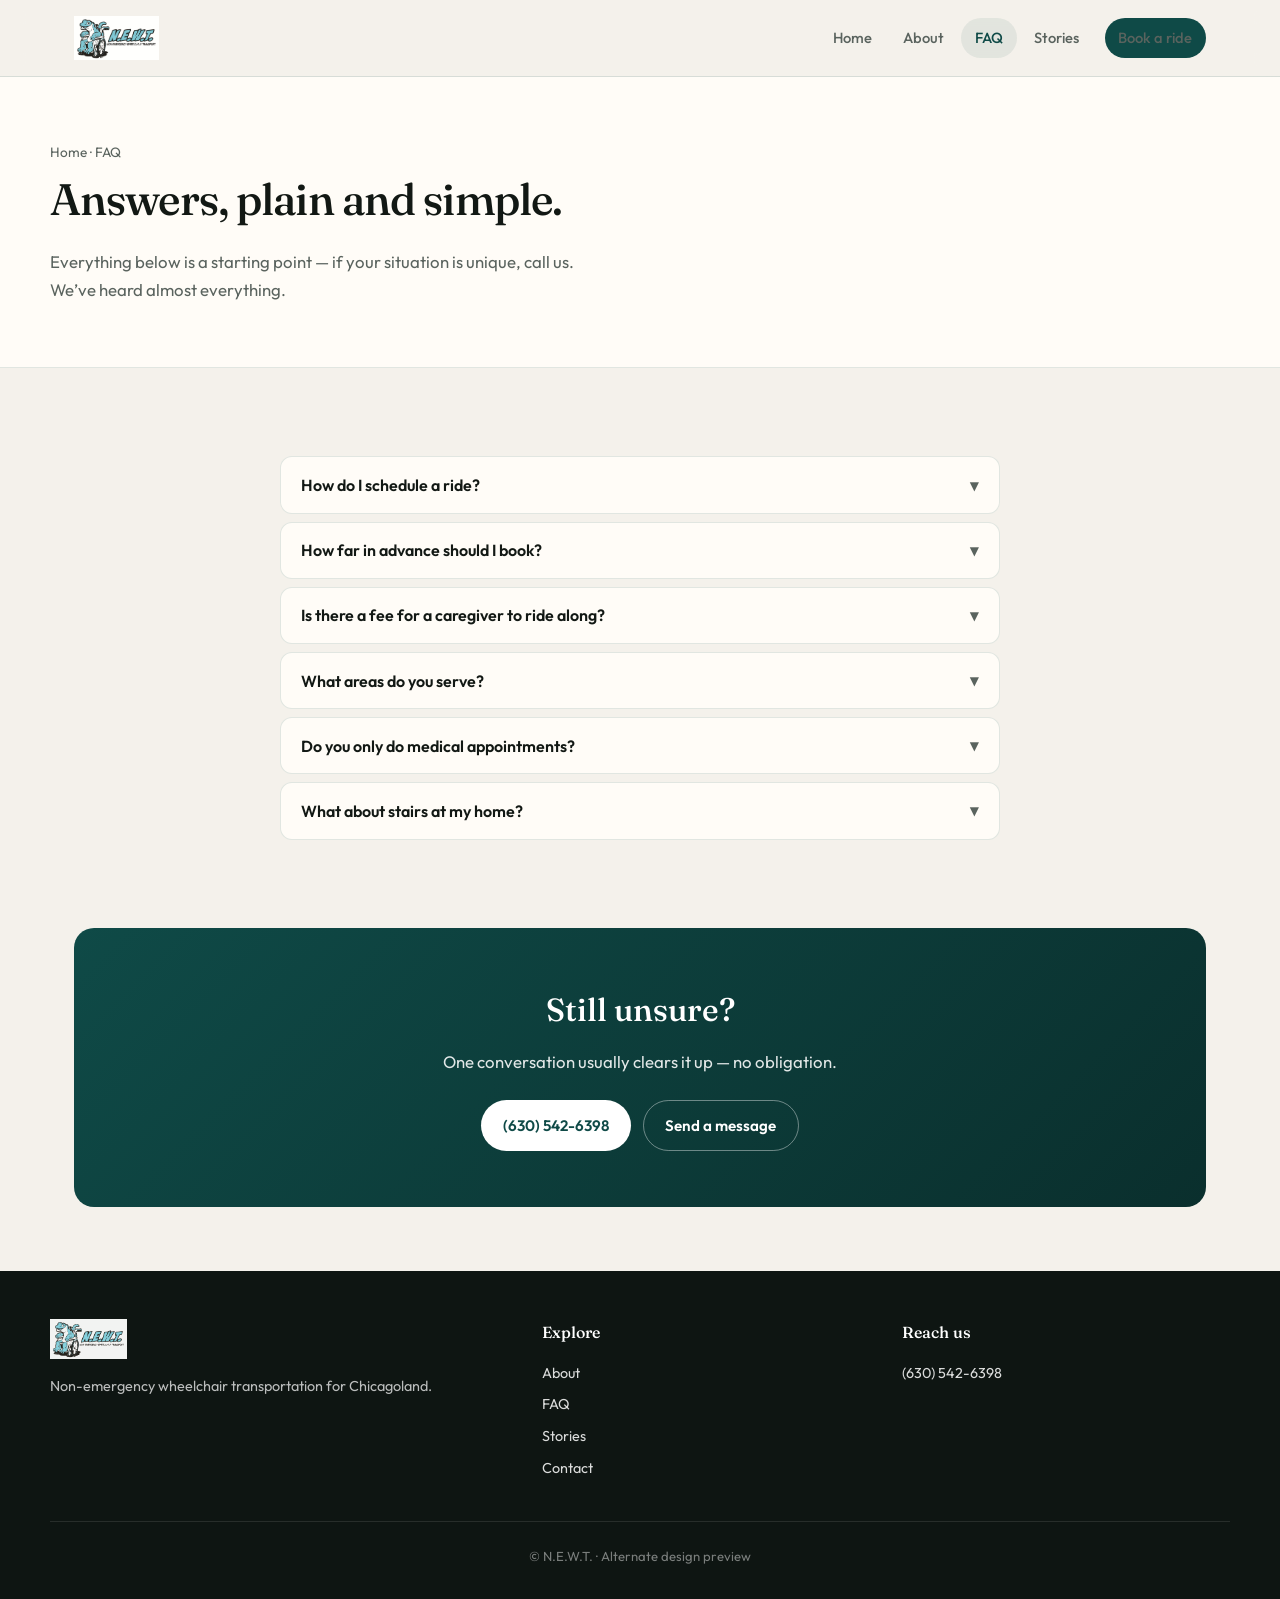
<file: redesign/faq.html>
<!DOCTYPE html>
<html lang="en">
<head>
  <meta charset="UTF-8" />
  <meta name="viewport" content="width=device-width, initial-scale=1.0" />
  <meta name="description" content="Frequently asked questions about N.E.W.T. wheelchair transport." />
  <title>FAQ — N.E.W.T.</title>
  <link rel="preconnect" href="https://fonts.googleapis.com" />
  <link rel="preconnect" href="https://fonts.gstatic.com" crossorigin />
  <link href="https://fonts.googleapis.com/css2?family=Fraunces:opsz,wght@9..144,400;500;600&family=Outfit:wght@400;500;600;700&display=swap" rel="stylesheet" />
  <link rel="stylesheet" href="css/v2.css" />
</head>
<body class="v2-wrap">
  <header class="v2-header">
    <div class="v2-header-inner">
      <a href="index.html" class="v2-logo">
        <img src="../images/logo.png" alt="N.E.W.T." />
      </a>
      <nav class="v2-nav" aria-label="Primary">
        <a href="index.html">Home</a>
        <a href="about.html">About</a>
        <a href="faq.html" class="v2-active">FAQ</a>
        <a href="testimonials.html">Stories</a>
        <a href="contact.html" class="v2-btn v2-btn-primary" style="margin-left:0.5rem;">Book a ride</a>
      </nav>
      <button type="button" class="v2-burger" aria-label="Open menu"><span></span><span></span><span></span></button>
    </div>
  </header>

  <main class="v2-main">
    <section class="v2-page-hero">
      <div class="v2-page-hero-inner">
        <p class="v2-crumb"><a href="index.html">Home</a> · FAQ</p>
        <h1>Answers, plain and simple.</h1>
        <p>Everything below is a starting point — if your situation is unique, call us. We’ve heard almost everything.</p>
      </div>
    </section>

    <section class="v2-section">
      <div class="v2-section-inner">
        <div class="v2-faq">
          <div class="v2-faq-item v2-reveal">
            <button type="button" class="v2-faq-q">How do I schedule a ride? <span class="v2-chev" aria-hidden="true">▼</span></button>
            <div class="v2-faq-a">Call <a href="tel:6305426398">(630) 542-6398</a> any time — we’re 24/7. You can also use our contact form for a written request; we respond as quickly as we can.</div>
          </div>
          <div class="v2-faq-item v2-reveal">
            <button type="button" class="v2-faq-q">How far in advance should I book? <span class="v2-chev">▼</span></button>
            <div class="v2-faq-a">A day or two helps us route efficiently, but we know life doesn’t always allow that. Call even for same-day needs — we’ll tell you honestly what we can do.</div>
          </div>
          <div class="v2-faq-item v2-reveal">
            <button type="button" class="v2-faq-q">Is there a fee for a caregiver to ride along? <span class="v2-chev">▼</span></button>
            <div class="v2-faq-a">No. A family member or caregiver rides at no extra charge. We never want cost to come between someone and their support person.</div>
          </div>
          <div class="v2-faq-item v2-reveal">
            <button type="button" class="v2-faq-q">What areas do you serve? <span class="v2-chev">▼</span></button>
            <div class="v2-faq-a">Greater Chicagoland and surrounding suburbs. Longer trips may be possible — ask when you call so we can plan mileage and time.</div>
          </div>
          <div class="v2-faq-item v2-reveal">
            <button type="button" class="v2-faq-q">Do you only do medical appointments? <span class="v2-chev">▼</span></button>
            <div class="v2-faq-a">Medical trips are a big part of our work, but we also take clients to worship, family events, shopping, the airport, and more. If it’s important to you, ask us.</div>
          </div>
          <div class="v2-faq-item v2-reveal">
            <button type="button" class="v2-faq-q">What about stairs at my home? <span class="v2-chev">▼</span></button>
            <div class="v2-faq-a">We have equipment and trained staff for many stair situations. Tell us when you book so we bring the right setup and allocate enough time.</div>
          </div>
        </div>
      </div>
    </section>

    <section class="v2-cta v2-reveal">
      <h2>Still unsure?</h2>
      <p>One conversation usually clears it up — no obligation.</p>
      <div class="v2-cta-actions">
        <a href="tel:6305426398" class="v2-btn v2-btn-primary">(630) 542-6398</a>
        <a href="contact.html" class="v2-btn v2-btn-ghost" style="border-color:rgba(255,255,255,0.4);color:#fff;">Send a message</a>
      </div>
    </section>
  </main>

  <footer class="v2-footer">
    <div class="v2-footer-inner">
      <div class="v2-footer-brand">
        <img src="../images/logo.png" alt="" />
        <p>Non-emergency wheelchair transportation for Chicagoland.</p>
      </div>
      <div>
        <h4>Explore</h4>
        <ul>
          <li><a href="about.html">About</a></li>
          <li><a href="faq.html">FAQ</a></li>
          <li><a href="testimonials.html">Stories</a></li>
          <li><a href="contact.html">Contact</a></li>
        </ul>
      </div>
      <div>
        <h4>Reach us</h4>
        <ul>
          <li><a href="tel:6305426398">(630) 542-6398</a></li>
        </ul>
      </div>
    </div>
    <div class="v2-footer-bottom">© N.E.W.T. · Alternate design preview</div>
  </footer>
  <script src="js/v2.js"></script>
</body>
</html>
</file>
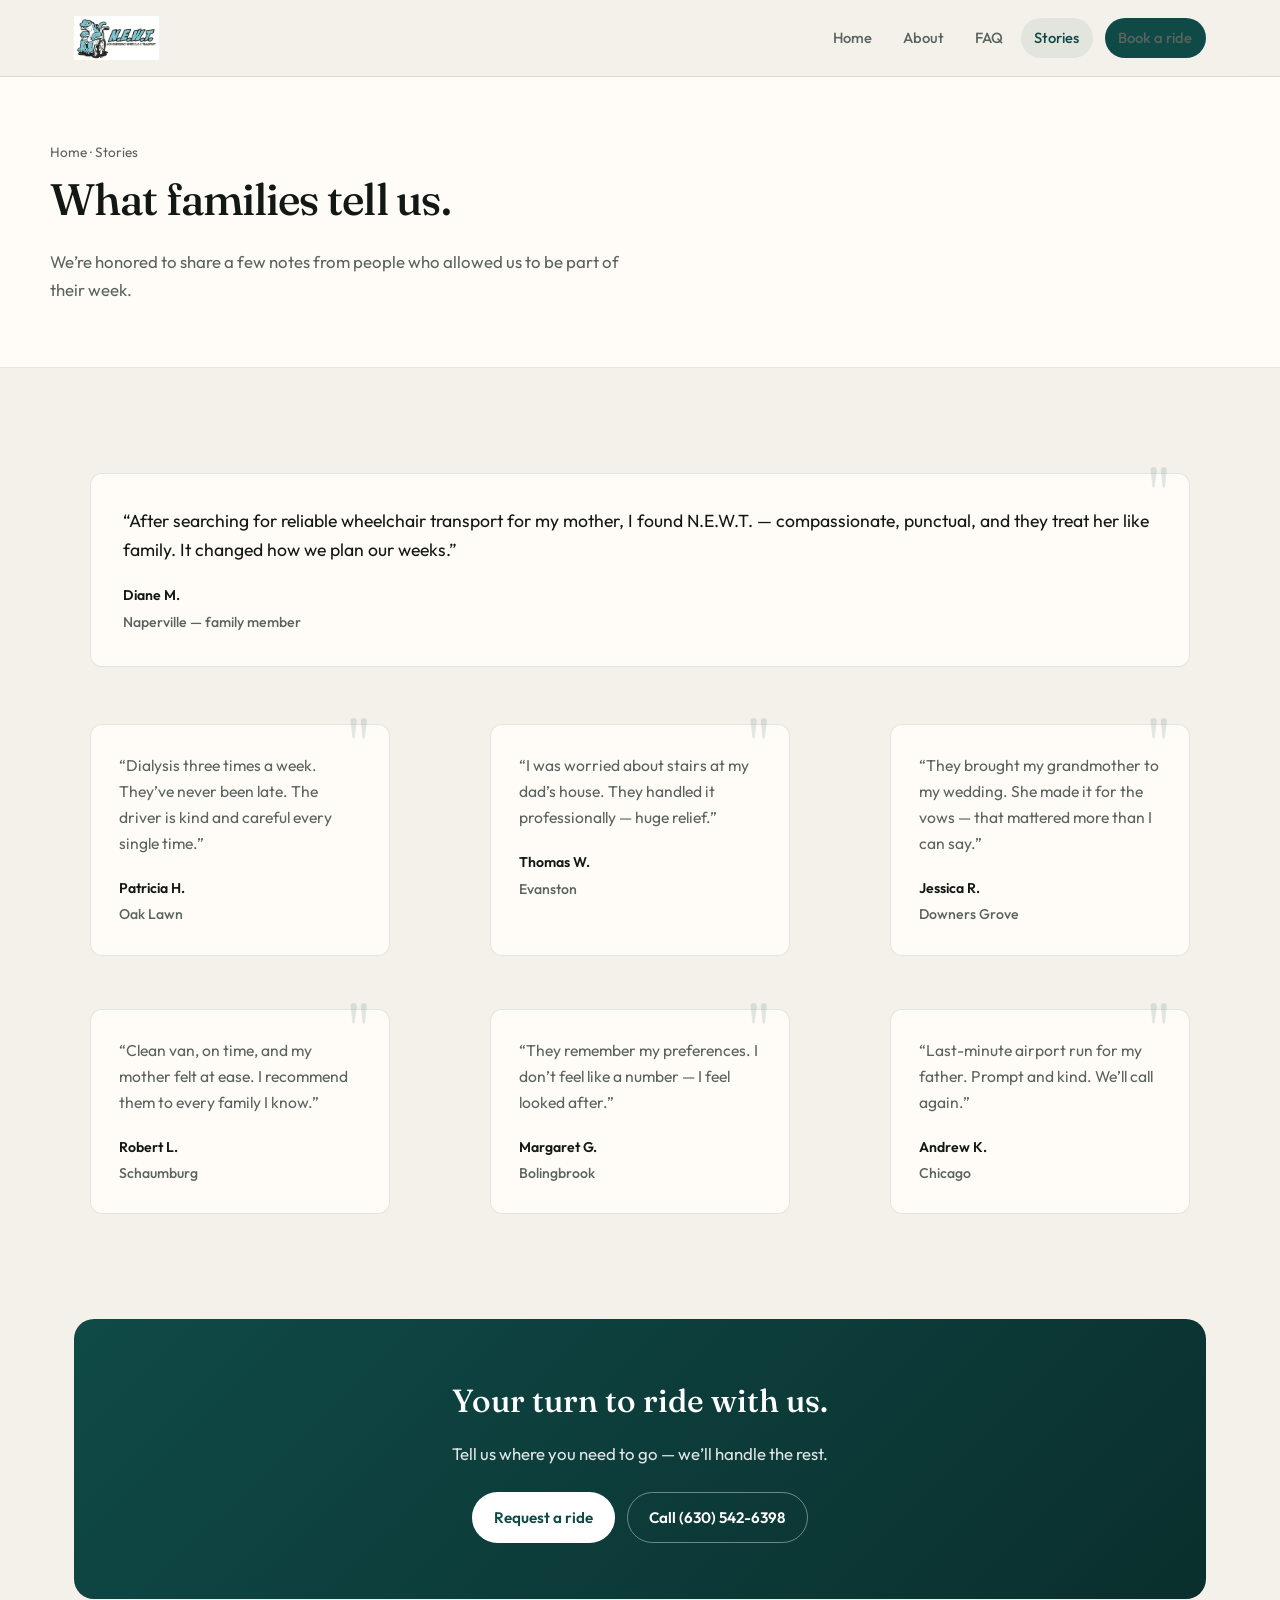
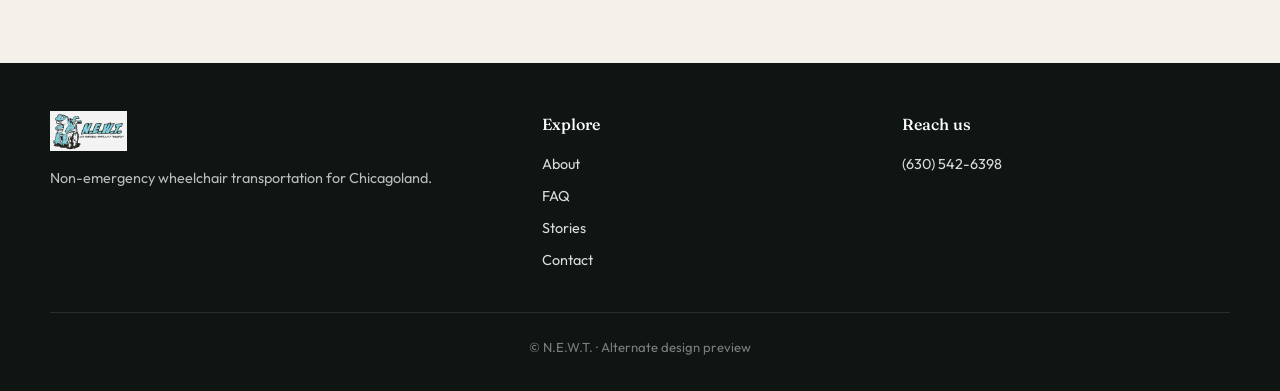
<file: redesign/testimonials.html>
<!DOCTYPE html>
<html lang="en">
<head>
  <meta charset="UTF-8" />
  <meta name="viewport" content="width=device-width, initial-scale=1.0" />
  <meta name="description" content="Client stories — N.E.W.T. wheelchair transport." />
  <title>Stories — N.E.W.T.</title>
  <link rel="preconnect" href="https://fonts.googleapis.com" />
  <link rel="preconnect" href="https://fonts.gstatic.com" crossorigin />
  <link href="https://fonts.googleapis.com/css2?family=Fraunces:opsz,wght@9..144,400;500;600&family=Outfit:wght@400;500;600;700&display=swap" rel="stylesheet" />
  <link rel="stylesheet" href="css/v2.css" />
</head>
<body class="v2-wrap">
  <header class="v2-header">
    <div class="v2-header-inner">
      <a href="index.html" class="v2-logo">
        <img src="../images/logo.png" alt="N.E.W.T." />
      </a>
      <nav class="v2-nav" aria-label="Primary">
        <a href="index.html">Home</a>
        <a href="about.html">About</a>
        <a href="faq.html">FAQ</a>
        <a href="testimonials.html" class="v2-active">Stories</a>
        <a href="contact.html" class="v2-btn v2-btn-primary" style="margin-left:0.5rem;">Book a ride</a>
      </nav>
      <button type="button" class="v2-burger" aria-label="Open menu"><span></span><span></span><span></span></button>
    </div>
  </header>

  <main class="v2-main">
    <section class="v2-page-hero">
      <div class="v2-page-hero-inner">
        <p class="v2-crumb"><a href="index.html">Home</a> · Stories</p>
        <h1>What families tell us.</h1>
        <p>We’re honored to share a few notes from people who allowed us to be part of their week.</p>
      </div>
    </section>

    <section class="v2-section">
      <div class="v2-section-inner">
        <div class="v2-quote-grid" style="grid-template-columns:1fr;">
          <blockquote class="v2-quote v2-reveal" style="padding:2rem;">
            <p style="font-size:1.1rem;color:var(--v2-ink);">“After searching for reliable wheelchair transport for my mother, I found N.E.W.T. — compassionate, punctual, and they treat her like family. It changed how we plan our weeks.”</p>
            <footer>Diane M.<span>Naperville — family member</span></footer>
          </blockquote>
        </div>

        <div class="v2-quote-grid" style="margin-top:1.5rem;">
          <blockquote class="v2-quote v2-reveal">
            <p>“Dialysis three times a week. They’ve never been late. The driver is kind and careful every single time.”</p>
            <footer>Patricia H.<span>Oak Lawn</span></footer>
          </blockquote>
          <blockquote class="v2-quote v2-reveal">
            <p>“I was worried about stairs at my dad’s house. They handled it professionally — huge relief.”</p>
            <footer>Thomas W.<span>Evanston</span></footer>
          </blockquote>
          <blockquote class="v2-quote v2-reveal">
            <p>“They brought my grandmother to my wedding. She made it for the vows — that mattered more than I can say.”</p>
            <footer>Jessica R.<span>Downers Grove</span></footer>
          </blockquote>
          <blockquote class="v2-quote v2-reveal">
            <p>“Clean van, on time, and my mother felt at ease. I recommend them to every family I know.”</p>
            <footer>Robert L.<span>Schaumburg</span></footer>
          </blockquote>
          <blockquote class="v2-quote v2-reveal">
            <p>“They remember my preferences. I don’t feel like a number — I feel looked after.”</p>
            <footer>Margaret G.<span>Bolingbrook</span></footer>
          </blockquote>
          <blockquote class="v2-quote v2-reveal">
            <p>“Last-minute airport run for my father. Prompt and kind. We’ll call again.”</p>
            <footer>Andrew K.<span>Chicago</span></footer>
          </blockquote>
        </div>
      </div>
    </section>

    <section class="v2-cta v2-reveal">
      <h2>Your turn to ride with us.</h2>
      <p>Tell us where you need to go — we’ll handle the rest.</p>
      <div class="v2-cta-actions">
        <a href="contact.html" class="v2-btn v2-btn-primary">Request a ride</a>
        <a href="tel:6305426398" class="v2-btn v2-btn-ghost" style="border-color:rgba(255,255,255,0.4);color:#fff;">Call (630) 542-6398</a>
      </div>
    </section>
  </main>

  <footer class="v2-footer">
    <div class="v2-footer-inner">
      <div class="v2-footer-brand">
        <img src="../images/logo.png" alt="" />
        <p>Non-emergency wheelchair transportation for Chicagoland.</p>
      </div>
      <div>
        <h4>Explore</h4>
        <ul>
          <li><a href="about.html">About</a></li>
          <li><a href="faq.html">FAQ</a></li>
          <li><a href="testimonials.html">Stories</a></li>
          <li><a href="contact.html">Contact</a></li>
        </ul>
      </div>
      <div>
        <h4>Reach us</h4>
        <ul>
          <li><a href="tel:6305426398">(630) 542-6398</a></li>
        </ul>
      </div>
    </div>
    <div class="v2-footer-bottom">© N.E.W.T. · Alternate design preview</div>
  </footer>
  <script src="js/v2.js"></script>
</body>
</html>
</file>
<file: css/styles.css>
/* =============================================
   N.E.W.T. — Non-Emergency Wheelchair Transport
   Main Stylesheet
   ============================================= */

@import url('https://fonts.googleapis.com/css2?family=Inter:wght@300;400;500;600;700;800&family=Nunito:wght@400;600;700;800&display=swap');

/* ---- CSS Variables ---- */
:root {
  --primary:       #1b4f8c;
  --primary-dark:  #12376b;
  --primary-light: #2a6cc4;
  --accent:        #e8861a;
  --accent-dark:   #c96e0c;
  --accent-light:  #f5a94e;
  --light-bg:      #f0f5ff;
  --light-gray:    #f7f9fc;
  --border:        #dde4ef;
  --text-dark:     #1a2540;
  --text-mid:      #3d4f6e;
  --text-light:    #6b7fa3;
  --white:         #ffffff;
  --shadow-sm:     0 2px 8px rgba(27, 79, 140, 0.08);
  --shadow-md:     0 6px 24px rgba(27, 79, 140, 0.13);
  --shadow-lg:     0 16px 48px rgba(27, 79, 140, 0.18);
  --radius:        12px;
  --radius-lg:     20px;
  --transition:    0.25s ease;
}

/* ---- Reset & Base ---- */
*, *::before, *::after { box-sizing: border-box; margin: 0; padding: 0; }

html { scroll-behavior: smooth; font-size: 16px; }

body {
  font-family: 'Inter', sans-serif;
  color: var(--text-dark);
  background: var(--white);
  line-height: 1.65;
  -webkit-font-smoothing: antialiased;
}

img { max-width: 100%; display: block; }
a  { color: inherit; text-decoration: none; }
ul { list-style: none; }

/* ---- Typography ---- */
h1, h2, h3, h4 {
  font-family: 'Nunito', sans-serif;
  line-height: 1.2;
  color: var(--text-dark);
}
h1 { font-size: clamp(2rem, 5vw, 3.5rem); font-weight: 800; }
h2 { font-size: clamp(1.6rem, 3.5vw, 2.4rem); font-weight: 700; }
h3 { font-size: clamp(1.15rem, 2.5vw, 1.4rem); font-weight: 700; }
h4 { font-size: 1rem; font-weight: 600; }
p  { color: var(--text-mid); }

.section-label {
  display: inline-block;
  font-size: 0.78rem;
  font-weight: 700;
  letter-spacing: 0.12em;
  text-transform: uppercase;
  color: var(--accent);
  margin-bottom: 0.5rem;
}

/* ---- Layout Helpers ---- */
.container {
  max-width: 1140px;
  margin: 0 auto;
  padding: 0 1.5rem;
}

.section { padding: 80px 0; }
.section-alt { background: var(--light-gray); }
.section-blue { background: var(--light-bg); }

.section-header {
  text-align: center;
  max-width: 680px;
  margin: 0 auto 56px;
}
.section-header p {
  margin-top: 0.75rem;
  font-size: 1.05rem;
}

/* ---- Buttons ---- */
.btn {
  display: inline-flex;
  align-items: center;
  gap: 0.5rem;
  padding: 0.8rem 1.9rem;
  border-radius: 50px;
  font-weight: 700;
  font-size: 0.95rem;
  cursor: pointer;
  border: 2px solid transparent;
  transition: all var(--transition);
  text-decoration: none;
  white-space: nowrap;
}
.btn-primary {
  background: var(--accent);
  color: var(--white);
  border-color: var(--accent);
}
.btn-primary:hover {
  background: var(--accent-dark);
  border-color: var(--accent-dark);
  transform: translateY(-2px);
  box-shadow: 0 8px 20px rgba(232, 134, 26, 0.35);
}
.btn-outline {
  background: transparent;
  color: var(--white);
  border-color: rgba(255,255,255,0.7);
}
.btn-outline:hover {
  background: rgba(255,255,255,0.15);
  border-color: var(--white);
  transform: translateY(-2px);
}
.btn-outline-dark {
  background: transparent;
  color: var(--primary);
  border-color: var(--primary);
}
.btn-outline-dark:hover {
  background: var(--primary);
  color: var(--white);
  transform: translateY(-2px);
}
.btn-lg { padding: 1rem 2.4rem; font-size: 1.05rem; }

/* ---- Navigation ---- */
.navbar {
  position: sticky;
  top: 0;
  z-index: 1000;
  background: var(--white);
  box-shadow: 0 2px 16px rgba(27, 79, 140, 0.1);
  transition: box-shadow var(--transition);
}

.nav-inner {
  display: flex;
  align-items: center;
  justify-content: space-between;
  height: 72px;
}

.nav-logo {
  display: flex;
  align-items: center;
  gap: 0.65rem;
  text-decoration: none;
}
.nav-logo-img {
  height: 56px;
  width: auto;
  display: block;
  flex-shrink: 0;
  object-fit: contain;
}

.nav-links {
  display: flex;
  align-items: center;
  gap: 0.25rem;
}
.nav-links a {
  padding: 0.45rem 0.9rem;
  border-radius: 8px;
  font-weight: 600;
  font-size: 0.9rem;
  color: var(--text-mid);
  transition: all var(--transition);
  position: relative;
}
.nav-links a:hover,
.nav-links a.active {
  color: var(--primary);
  background: var(--light-bg);
}
.nav-cta {
  margin-left: 0.75rem;
}

.hamburger {
  display: none;
  flex-direction: column;
  gap: 5px;
  cursor: pointer;
  padding: 6px;
  border: none;
  background: none;
}
.hamburger span {
  display: block;
  width: 24px;
  height: 2.5px;
  background: var(--primary);
  border-radius: 4px;
  transition: all var(--transition);
}
.hamburger.open span:nth-child(1) { transform: translateY(7.5px) rotate(45deg); }
.hamburger.open span:nth-child(2) { opacity: 0; }
.hamburger.open span:nth-child(3) { transform: translateY(-7.5px) rotate(-45deg); }

.mobile-menu {
  display: none;
  flex-direction: column;
  padding: 1rem 1.5rem 1.5rem;
  border-top: 1px solid var(--border);
  gap: 0.25rem;
}
.mobile-menu a {
  padding: 0.65rem 0.9rem;
  border-radius: 8px;
  font-weight: 600;
  color: var(--text-mid);
  transition: all var(--transition);
}
.mobile-menu a:hover, .mobile-menu a.active {
  color: var(--primary);
  background: var(--light-bg);
}
.mobile-menu .btn { margin-top: 0.5rem; justify-content: center; }
.mobile-menu.open { display: flex; }

/* ---- Hero ---- */
.hero {
  background: linear-gradient(135deg, var(--primary-dark) 0%, var(--primary) 50%, var(--primary-light) 100%);
  position: relative;
  overflow: hidden;
  padding: 100px 0 90px;
  color: var(--white);
}
.hero::before {
  content: '';
  position: absolute;
  inset: 0;
  background: url("data:image/svg+xml,%3Csvg width='60' height='60' viewBox='0 0 60 60' xmlns='http://www.w3.org/2000/svg'%3E%3Cg fill='none' fill-rule='evenodd'%3E%3Cg fill='%23ffffff' fill-opacity='0.03'%3E%3Cpath d='M36 34v-4h-2v4h-4v2h4v4h2v-4h4v-2h-4zm0-30V0h-2v4h-4v2h4v4h2V6h4V4h-4zM6 34v-4H4v4H0v2h4v4h2v-4h4v-2H6zM6 4V0H4v4H0v2h4v4h2V6h4V4H6z'/%3E%3C/g%3E%3C/g%3E%3C/svg%3E");
}
.hero-grid {
  display: grid;
  grid-template-columns: 1fr 1fr;
  gap: 3rem;
  align-items: center;
  position: relative;
  z-index: 1;
}
.hero-badge {
  display: inline-flex;
  align-items: center;
  gap: 0.4rem;
  background: rgba(255,255,255,0.15);
  border: 1px solid rgba(255,255,255,0.25);
  border-radius: 50px;
  padding: 0.35rem 0.9rem;
  font-size: 0.8rem;
  font-weight: 600;
  margin-bottom: 1.25rem;
  backdrop-filter: blur(4px);
}
.hero h1 { color: var(--white); margin-bottom: 1rem; }
.hero p {
  color: rgba(255,255,255,0.85);
  font-size: 1.1rem;
  margin-bottom: 1.75rem;
  max-width: 520px;
}
.hero-actions {
  display: flex;
  gap: 1rem;
  flex-wrap: wrap;
  align-items: center;
}
.hero-phone {
  display: flex;
  align-items: center;
  gap: 0.5rem;
  color: rgba(255,255,255,0.9);
  font-weight: 600;
  font-size: 0.95rem;
}
.hero-phone svg { flex-shrink: 0; }

.hero-card {
  background: rgba(255,255,255,0.1);
  border: 1px solid rgba(255,255,255,0.2);
  backdrop-filter: blur(12px);
  border-radius: var(--radius-lg);
  padding: 2rem;
  color: var(--white);
}
.hero-card h3 {
  color: var(--white);
  margin-bottom: 1.25rem;
  font-size: 1.1rem;
}
.hero-feature {
  display: flex;
  align-items: flex-start;
  gap: 0.75rem;
  margin-bottom: 0.85rem;
}
.hero-feature:last-child { margin-bottom: 0; }
.hero-feature-icon {
  width: 32px;
  height: 32px;
  background: rgba(255,255,255,0.2);
  border-radius: 8px;
  display: flex;
  align-items: center;
  justify-content: center;
  flex-shrink: 0;
  font-size: 0.85rem;
  color: #fff;
}
.hero-feature-icon i { color: #fff; }
.hero-feature p {
  color: rgba(255,255,255,0.85);
  font-size: 0.9rem;
  margin-top: 0.1rem;
}
.hero-feature strong { color: var(--white); font-size: 0.95rem; }

/* ---- Stats Bar ---- */
.stats-bar {
  background: var(--primary-dark);
  padding: 28px 0;
}
.stats-grid {
  display: grid;
  grid-template-columns: repeat(4, 1fr);
  gap: 1rem;
  text-align: center;
}
.stat-item { color: var(--white); }
.stat-number {
  font-family: 'Nunito', sans-serif;
  font-size: 2rem;
  font-weight: 800;
  color: var(--accent-light);
  line-height: 1;
}
.stat-label {
  font-size: 0.8rem;
  color: rgba(255,255,255,0.7);
  margin-top: 0.25rem;
  font-weight: 500;
}

/* ---- Features / Why Choose ---- */
.features-grid {
  display: grid;
  grid-template-columns: repeat(3, 1fr);
  gap: 1.75rem;
}
.feature-card {
  background: var(--white);
  border: 1px solid var(--border);
  border-radius: var(--radius);
  padding: 2rem;
  transition: all var(--transition);
}
.feature-card:hover {
  box-shadow: var(--shadow-md);
  transform: translateY(-4px);
  border-color: transparent;
}
.feature-icon {
  width: 52px;
  height: 52px;
  background: var(--primary-bg, #eef4ff);
  border-radius: var(--radius);
  display: flex;
  align-items: center;
  justify-content: center;
  margin-bottom: 1.1rem;
  font-size: 1.3rem;
  color: var(--primary);
}
.feature-icon i { color: var(--primary); }
.feature-card h3 { margin-bottom: 0.5rem; }
.feature-card p { font-size: 0.92rem; }

/* ---- Services ---- */
.services-grid {
  display: grid;
  grid-template-columns: repeat(3, 1fr);
  gap: 1.25rem;
}
.service-item {
  display: flex;
  align-items: center;
  gap: 0.9rem;
  background: var(--white);
  border: 1px solid var(--border);
  border-radius: var(--radius);
  padding: 1.1rem 1.25rem;
  transition: all var(--transition);
}
.service-item:hover {
  background: var(--light-bg);
  border-color: var(--primary-light);
  transform: translateX(4px);
}
.service-icon {
  width: 40px;
  height: 40px;
  background: var(--primary-bg, #eef4ff);
  border-radius: 8px;
  display: flex;
  align-items: center;
  justify-content: center;
  font-size: 1.1rem;
  flex-shrink: 0;
  color: var(--primary);
}
.service-icon i { color: var(--primary); }
.service-item:hover .service-icon { background: var(--primary); }
.service-item:hover .service-icon i { color: #fff; }
.service-item span {
  font-weight: 600;
  font-size: 0.92rem;
  color: var(--text-dark);
}

/* ---- CTA Banner ---- */
.cta-banner {
  background: linear-gradient(135deg, var(--accent) 0%, var(--accent-dark) 100%);
  padding: 64px 0;
  text-align: center;
}
.cta-banner h2 { color: var(--white); margin-bottom: 0.75rem; }
.cta-banner p { color: rgba(255,255,255,0.88); font-size: 1.05rem; margin-bottom: 2rem; }
.cta-actions { display: flex; gap: 1rem; justify-content: center; flex-wrap: wrap; }
.btn-white {
  background: var(--white);
  color: var(--accent-dark);
  border-color: var(--white);
}
.btn-white:hover {
  background: rgba(255,255,255,0.9);
  transform: translateY(-2px);
  box-shadow: 0 8px 20px rgba(0,0,0,0.15);
}

/* ---- Testimonials ---- */
.testimonials-grid {
  display: grid;
  grid-template-columns: repeat(3, 1fr);
  gap: 1.75rem;
}
.testimonial-card {
  background: var(--white);
  border: 1px solid var(--border);
  border-radius: var(--radius);
  padding: 2rem;
  display: flex;
  flex-direction: column;
  transition: all var(--transition);
}
.testimonial-card:hover {
  box-shadow: var(--shadow-md);
  transform: translateY(-4px);
  border-color: transparent;
}
.stars {
  color: #f6bc3a;
  font-size: 1rem;
  margin-bottom: 1rem;
  letter-spacing: 2px;
}
.testimonial-card blockquote {
  font-style: italic;
  color: var(--text-mid);
  font-size: 0.95rem;
  line-height: 1.7;
  flex: 1;
  margin-bottom: 1.5rem;
}
.testimonial-author {
  display: flex;
  align-items: center;
  gap: 0.75rem;
  padding-top: 1.25rem;
  border-top: 1px solid var(--border);
}
.author-avatar {
  width: 42px;
  height: 42px;
  border-radius: 50%;
  background: var(--light-bg);
  display: flex;
  align-items: center;
  justify-content: center;
  font-weight: 800;
  font-size: 0.9rem;
  color: var(--primary);
  flex-shrink: 0;
}
.author-info strong {
  display: block;
  font-size: 0.9rem;
  color: var(--text-dark);
}
.author-info span {
  font-size: 0.8rem;
  color: var(--text-light);
}

/* ---- Vehicle Showcase ---- */
.vehicles-showcase {
  display: grid;
  grid-template-columns: 1.35fr 1fr;
  gap: 1.75rem;
  align-items: start;
}
.vehicle-main {
  border-radius: var(--radius-lg);
  overflow: hidden;
  background: #fff;
  border: 1px solid var(--border);
  box-shadow: var(--shadow-md);
}
.vehicle-main img {
  width: 100%;
  height: 320px;
  object-fit: cover;
  object-position: center;
  display: block;
}
.vehicle-main-caption {
  padding: 1.1rem 1.4rem;
  background: var(--white);
  display: flex;
  flex-direction: column;
  gap: 0.25rem;
}
.vehicle-main-caption strong {
  font-size: 0.95rem;
  color: var(--text-dark);
}
.vehicle-main-caption span {
  font-size: 0.85rem;
  color: var(--text-light);
}
.vehicle-side {
  display: flex;
  flex-direction: column;
  gap: 1.1rem;
}
.vehicle-thumb {
  border-radius: var(--radius);
  overflow: hidden;
  background: var(--white);
  border: 1px solid var(--border);
  box-shadow: var(--shadow-sm);
}
.vehicle-thumb img {
  width: 100%;
  height: 160px;
  object-fit: cover;
  object-position: center;
  display: block;
}
.vehicle-thumb-caption {
  padding: 0.75rem 1rem;
  display: flex;
  flex-direction: column;
  gap: 0.15rem;
}
.vehicle-thumb-caption strong {
  font-size: 0.88rem;
  color: var(--text-dark);
}
.vehicle-thumb-caption span {
  font-size: 0.8rem;
  color: var(--text-light);
}
.vehicle-features {
  background: var(--white);
  border: 1px solid var(--border);
  border-radius: var(--radius);
  padding: 1.1rem 1.25rem;
  display: grid;
  grid-template-columns: 1fr 1fr;
  gap: 0.65rem;
}
.vehicle-feat-item {
  display: flex;
  align-items: center;
  gap: 0.5rem;
  font-size: 0.85rem;
  font-weight: 600;
  color: var(--text-mid);
}
.vehicle-feat-icon {
  font-size: 1rem;
  flex-shrink: 0;
  color: var(--primary);
  width: 20px;
  text-align: center;
}
.vehicle-feat-icon i { color: var(--primary); }
@media (max-width: 768px) {
  .vehicles-showcase { grid-template-columns: 1fr; }
  .vehicle-main img { height: 220px; }
  .vehicle-thumb img { height: 180px; }
}

/* ---- About Page ---- */
.about-hero {
  background: linear-gradient(135deg, var(--primary-dark) 0%, var(--primary) 100%);
  padding: 80px 0;
  color: var(--white);
  text-align: center;
}
.about-hero h1 { color: var(--white); margin-bottom: 0.75rem; }
.about-hero p { color: rgba(255,255,255,0.85); font-size: 1.1rem; max-width: 600px; margin: 0 auto; }

.page-hero {
  background: linear-gradient(135deg, var(--primary-dark) 0%, var(--primary) 100%);
  padding: 72px 0;
  color: var(--white);
  text-align: center;
}
.page-hero h1 { color: var(--white); margin-bottom: 0.5rem; }
.page-hero p { color: rgba(255,255,255,0.82); font-size: 1rem; max-width: 540px; margin: 0 auto; }

.about-grid {
  display: grid;
  grid-template-columns: 1fr 1fr;
  gap: 4rem;
  align-items: center;
}
.about-image-wrap {
  border-radius: var(--radius-lg);
  overflow: hidden;
  box-shadow: var(--shadow-lg);
  background: var(--light-bg);
  aspect-ratio: 4/3;
}
.about-image-placeholder {
  text-align: center;
  padding: 2rem;
}
.about-image-placeholder .big-icon {
  font-size: 5rem;
  margin-bottom: 1rem;
}
.about-image-placeholder p { font-size: 0.9rem; color: var(--text-light); }

/* ---- About Vehicles Grid ---- */
.about-vehicles-grid {
  display: grid;
  grid-template-columns: repeat(3, 1fr);
  gap: 1.5rem;
}
.about-vehicle-card {
  background: var(--white);
  border: 1px solid var(--border);
  border-radius: var(--radius);
  overflow: hidden;
  transition: all var(--transition);
}
.about-vehicle-card:hover {
  box-shadow: var(--shadow-md);
  transform: translateY(-4px);
  border-color: transparent;
}
.about-vehicle-img {
  width: 100%;
  height: 200px;
  overflow: hidden;
  background: var(--light-gray);
}
.about-vehicle-img img {
  width: 100%;
  height: 100%;
  object-fit: cover;
  object-position: center;
  transition: transform 0.4s ease;
}
.about-vehicle-card:hover .about-vehicle-img img {
  transform: scale(1.04);
}
.about-vehicle-info {
  padding: 1.25rem;
}
.about-vehicle-info h3 { margin-bottom: 0.4rem; }
.about-vehicle-info p { font-size: 0.9rem; }
@media (max-width: 768px) {
  .about-vehicles-grid { grid-template-columns: 1fr; }
  .about-vehicle-img { height: 220px; }
}

.value-list { display: flex; flex-direction: column; gap: 1rem; margin-top: 1.5rem; }
.value-item {
  display: flex;
  gap: 1rem;
  align-items: flex-start;
}
.value-check {
  width: 28px;
  height: 28px;
  background: var(--light-bg);
  border-radius: 50%;
  display: flex;
  align-items: center;
  justify-content: center;
  flex-shrink: 0;
  color: var(--primary);
  font-weight: 700;
  font-size: 0.75rem;
  margin-top: 2px;
}
.value-item p { font-size: 0.93rem; }

.values-grid {
  display: grid;
  grid-template-columns: repeat(3, 1fr);
  gap: 1.5rem;
}
.value-card {
  background: var(--white);
  border: 1px solid var(--border);
  border-radius: var(--radius);
  padding: 1.75rem;
  text-align: center;
  transition: all var(--transition);
}
.value-card:hover {
  box-shadow: var(--shadow-md);
  transform: translateY(-4px);
  border-color: transparent;
}
.value-card-icon { font-size: 2rem; margin-bottom: 0.75rem; color: var(--primary); }
.value-card-icon i { color: var(--primary); }
.value-card h3 { margin-bottom: 0.5rem; }
.value-card p { font-size: 0.9rem; }

/* ---- FAQ Page ---- */
.faq-list { max-width: 780px; margin: 0 auto; display: flex; flex-direction: column; gap: 0.85rem; }
.faq-item {
  background: var(--white);
  border: 1px solid var(--border);
  border-radius: var(--radius);
  overflow: hidden;
  transition: box-shadow var(--transition);
}
.faq-item.open { box-shadow: var(--shadow-md); border-color: transparent; }
.faq-question {
  width: 100%;
  display: flex;
  align-items: center;
  justify-content: space-between;
  padding: 1.25rem 1.5rem;
  background: none;
  border: none;
  cursor: pointer;
  text-align: left;
  font-family: 'Nunito', sans-serif;
  font-size: 1rem;
  font-weight: 700;
  color: var(--text-dark);
  gap: 1rem;
  transition: background var(--transition);
}
.faq-question:hover { background: var(--light-gray); }
.faq-item.open .faq-question { background: var(--light-bg); color: var(--primary); }
.faq-chevron {
  width: 24px;
  height: 24px;
  background: var(--light-bg);
  border-radius: 50%;
  display: flex;
  align-items: center;
  justify-content: center;
  flex-shrink: 0;
  transition: transform var(--transition);
  font-size: 0.7rem;
  color: var(--primary);
}
.faq-item.open .faq-chevron { transform: rotate(180deg); background: var(--primary); color: var(--white); }
.faq-answer {
  max-height: 0;
  overflow: hidden;
  transition: max-height 0.35s ease, padding 0.35s ease;
}
.faq-answer-inner {
  padding: 0 1.5rem 1.5rem;
  color: var(--text-mid);
  font-size: 0.95rem;
  line-height: 1.7;
}
.faq-item.open .faq-answer { max-height: 400px; }

.faq-categories { display: flex; gap: 0.5rem; flex-wrap: wrap; justify-content: center; margin-bottom: 2.5rem; }
.faq-cat-btn {
  padding: 0.4rem 1.1rem;
  border-radius: 50px;
  border: 2px solid var(--border);
  background: var(--white);
  font-size: 0.85rem;
  font-weight: 600;
  color: var(--text-mid);
  cursor: pointer;
  transition: all var(--transition);
}
.faq-cat-btn:hover, .faq-cat-btn.active {
  border-color: var(--primary);
  color: var(--primary);
  background: var(--light-bg);
}

/* ---- Contact Page ---- */
.contact-grid {
  display: grid;
  grid-template-columns: 1fr 1.6fr;
  gap: 3rem;
  align-items: start;
}
.contact-info-card {
  background: var(--primary);
  border-radius: var(--radius-lg);
  padding: 2.5rem;
  color: var(--white);
  position: sticky;
  top: 100px;
}
.contact-info-card h3 { color: var(--white); margin-bottom: 0.5rem; }
.contact-info-card > p { color: rgba(255,255,255,0.8); margin-bottom: 2rem; font-size: 0.93rem; }
.contact-detail {
  display: flex;
  gap: 1rem;
  align-items: flex-start;
  margin-bottom: 1.5rem;
}
.contact-detail:last-of-type { margin-bottom: 0; }
.contact-detail-icon {
  width: 40px;
  height: 40px;
  background: rgba(255,255,255,0.15);
  border-radius: 10px;
  display: flex;
  align-items: center;
  justify-content: center;
  flex-shrink: 0;
  font-size: 1.1rem;
}
.contact-detail-text strong { display: block; color: var(--white); font-size: 0.9rem; margin-bottom: 0.15rem; }
.contact-detail-text span { color: rgba(255,255,255,0.75); font-size: 0.9rem; }
.contact-detail-text a { color: var(--accent-light); font-weight: 600; font-size: 1rem; }
.contact-detail-text a:hover { text-decoration: underline; }

.contact-form-card {
  background: var(--white);
  border: 1px solid var(--border);
  border-radius: var(--radius-lg);
  padding: 2.5rem;
  box-shadow: var(--shadow-sm);
}
.contact-form-card h3 { margin-bottom: 0.4rem; }
.contact-form-card > p { color: var(--text-light); font-size: 0.92rem; margin-bottom: 2rem; }

.form-row { display: grid; grid-template-columns: 1fr 1fr; gap: 1.25rem; }
.form-group { margin-bottom: 1.25rem; }
.form-group label {
  display: block;
  font-size: 0.85rem;
  font-weight: 600;
  color: var(--text-dark);
  margin-bottom: 0.4rem;
}
.form-group input,
.form-group select,
.form-group textarea {
  width: 100%;
  padding: 0.75rem 1rem;
  border: 1.5px solid var(--border);
  border-radius: var(--radius);
  font-size: 0.93rem;
  font-family: 'Inter', sans-serif;
  color: var(--text-dark);
  background: var(--white);
  transition: border-color var(--transition), box-shadow var(--transition);
  outline: none;
}
.form-group input:focus,
.form-group select:focus,
.form-group textarea:focus {
  border-color: var(--primary);
  box-shadow: 0 0 0 3px rgba(27, 79, 140, 0.1);
}
.form-group textarea { resize: vertical; min-height: 120px; }
.form-group select { appearance: none; background-image: url("data:image/svg+xml,%3Csvg xmlns='http://www.w3.org/2000/svg' width='12' height='8' fill='none'%3E%3Cpath d='M1 1l5 5 5-5' stroke='%236b7fa3' stroke-width='1.5' stroke-linecap='round'/%3E%3C/svg%3E"); background-repeat: no-repeat; background-position: right 1rem center; padding-right: 2.5rem; }
.form-submit { width: 100%; }

/* Form sections */
.form-section {
  border: 1.5px solid var(--border);
  border-radius: var(--radius);
  padding: 1.5rem;
  margin-bottom: 1.5rem;
  background: var(--light-gray);
}
.form-section-title {
  font-family: 'Nunito', sans-serif;
  font-size: 0.78rem;
  font-weight: 800;
  text-transform: uppercase;
  letter-spacing: 0.1em;
  color: var(--primary);
  margin-bottom: 1.25rem;
  padding-bottom: 0.65rem;
  border-bottom: 1.5px solid var(--border);
}
.form-section .form-group input,
.form-section .form-group select,
.form-section .form-group textarea {
  background: var(--white);
}

/* Time picker */
.time-picker, .dob-picker {
  display: flex;
  gap: 0.5rem;
}
.time-picker select, .dob-picker select {
  flex: 1;
  padding: 0.75rem 0.5rem;
  border: 1.5px solid var(--border);
  border-radius: var(--radius);
  font-size: 0.88rem;
  font-family: 'Inter', sans-serif;
  color: var(--text-dark);
  background: var(--white);
  outline: none;
  transition: border-color var(--transition), box-shadow var(--transition);
  appearance: none;
  text-align: center;
}
.time-picker select:focus, .dob-picker select:focus {
  border-color: var(--primary);
  box-shadow: 0 0 0 3px rgba(27, 79, 140, 0.1);
}

/* Radio buttons */
.radio-group {
  display: flex;
  gap: 1.25rem;
  flex-wrap: wrap;
  margin-top: 0.35rem;
}
.radio-label {
  display: flex;
  align-items: center;
  gap: 0.45rem;
  font-size: 0.92rem;
  font-weight: 500;
  color: var(--text-dark);
  cursor: pointer;
}
.radio-label input[type="radio"] {
  width: 16px;
  height: 16px;
  accent-color: var(--primary);
  cursor: pointer;
  flex-shrink: 0;
}

/* Checkbox */
.checkbox-label {
  display: flex;
  align-items: flex-start;
  gap: 0.6rem;
  font-size: 0.9rem;
  color: var(--text-mid);
  cursor: pointer;
  line-height: 1.5;
}
.checkbox-label input[type="checkbox"] {
  width: 16px;
  height: 16px;
  accent-color: var(--primary);
  cursor: pointer;
  flex-shrink: 0;
  margin-top: 2px;
}

/* Form hint */
.form-hint {
  font-size: 0.82rem;
  color: var(--text-light);
  margin-bottom: 0.4rem;
  margin-top: -0.1rem;
}

/* Required asterisk */
.req { color: #e85b1a; }

/* Terms box */
.terms-box {
  background: var(--white);
  border: 1.5px solid var(--border);
  border-radius: var(--radius);
  padding: 1rem 1.25rem;
  font-size: 0.85rem;
  color: var(--text-mid);
  line-height: 1.65;
  max-height: 140px;
  overflow-y: auto;
}

/* 3-col form row for city/state/zip */
.form-row.three-col { grid-template-columns: 2fr 1fr 1fr; }

.success-message {
  display: none;
  background: #ecfdf5;
  border: 1.5px solid #6ee7b7;
  border-radius: var(--radius);
  padding: 1rem 1.25rem;
  color: #065f46;
  font-size: 0.92rem;
  font-weight: 600;
  text-align: center;
  margin-top: 1rem;
}
.success-message.show { display: block; }

/* ---- Service Area Map Placeholder ---- */
.service-area {
  background: var(--light-gray);
  border: 1px solid var(--border);
  border-radius: var(--radius);
  padding: 2rem;
  text-align: center;
}
.service-area h4 { margin-bottom: 0.75rem; }
.area-tags { display: flex; flex-wrap: wrap; gap: 0.5rem; justify-content: center; margin-top: 1rem; }
.area-tag {
  padding: 0.3rem 0.8rem;
  background: var(--light-bg);
  border: 1px solid var(--border);
  border-radius: 50px;
  font-size: 0.8rem;
  font-weight: 600;
  color: var(--text-mid);
}

/* ---- Footer ---- */
.footer {
  background: var(--primary-dark);
  color: rgba(255,255,255,0.8);
  padding: 60px 0 0;
}
.footer-grid {
  display: grid;
  grid-template-columns: 1.5fr 1fr 1fr 1fr;
  gap: 2.5rem;
  padding-bottom: 48px;
}
.footer-brand .nav-logo { margin-bottom: 1rem; }
.footer-brand .nav-logo-img { height: 56px; opacity: 0.92; }
.footer-brand p { font-size: 0.88rem; line-height: 1.6; max-width: 260px; color: rgba(255,255,255,0.65); }
.footer-phone {
  display: flex;
  align-items: center;
  gap: 0.5rem;
  color: var(--accent-light);
  font-weight: 700;
  font-size: 1.05rem;
  margin-top: 1.1rem;
  text-decoration: none;
}
.footer-phone:hover { color: var(--white); }

.footer-col h4 { color: var(--white); font-size: 0.88rem; text-transform: uppercase; letter-spacing: 0.1em; margin-bottom: 1rem; }
.footer-col ul { display: flex; flex-direction: column; gap: 0.55rem; }
.footer-col ul a {
  font-size: 0.88rem;
  color: rgba(255,255,255,0.65);
  transition: color var(--transition);
}
.footer-col ul a:hover { color: var(--white); }

.footer-bottom {
  border-top: 1px solid rgba(255,255,255,0.1);
  padding: 1.25rem 0;
  display: flex;
  align-items: center;
  justify-content: space-between;
  font-size: 0.82rem;
  color: rgba(255,255,255,0.45);
  gap: 1rem;
  flex-wrap: wrap;
}
.footer-bottom a { color: rgba(255,255,255,0.6); }
.footer-bottom a:hover { color: var(--white); }

/* ---- Breadcrumb ---- */
.breadcrumb {
  padding: 0.75rem 0;
  font-size: 0.82rem;
  color: var(--text-light);
  border-bottom: 1px solid var(--border);
}
.breadcrumb a { color: var(--primary); font-weight: 500; }
.breadcrumb a:hover { text-decoration: underline; }
.breadcrumb span { margin: 0 0.4rem; }

/* ---- Utility ---- */
.text-center { text-align: center; }
.mt-1  { margin-top: 0.5rem; }
.mt-2  { margin-top: 1rem; }
.mt-3  { margin-top: 1.5rem; }
.mb-3  { margin-bottom: 1.5rem; }
.gap-actions { display: flex; gap: 1rem; flex-wrap: wrap; }

/* ---- Animations ---- */
.fade-up {
  opacity: 0;
  transform: translateY(24px);
  transition: opacity 0.5s ease, transform 0.5s ease;
}
.fade-up.visible {
  opacity: 1;
  transform: translateY(0);
}

/* ---- Responsive ---- */
@media (max-width: 1024px) {
  .features-grid   { grid-template-columns: repeat(2, 1fr); }
  .services-grid   { grid-template-columns: repeat(2, 1fr); }
  .testimonials-grid { grid-template-columns: repeat(2, 1fr); }
  .footer-grid     { grid-template-columns: 1fr 1fr; }
  .stats-grid      { grid-template-columns: repeat(2, 1fr); }
}

@media (max-width: 768px) {
  .section { padding: 56px 0; }
  .hero { padding: 64px 0 56px; }
  .hero-grid { grid-template-columns: 1fr; }
  .hero-card { display: none; }
  .about-grid { grid-template-columns: 1fr; }
  .contact-grid { grid-template-columns: 1fr; }
  .contact-info-card { position: static; }
  .values-grid { grid-template-columns: 1fr 1fr; }
  .form-row { grid-template-columns: 1fr; }
  .form-row.three-col { grid-template-columns: 1fr; }
  .time-picker, .dob-picker { flex-wrap: wrap; }
  .nav-links { display: none; }
  .hamburger { display: flex; }
  .features-grid { grid-template-columns: 1fr; }
  .testimonials-grid { grid-template-columns: 1fr; }
  .footer-grid { grid-template-columns: 1fr 1fr; }
}

@media (max-width: 480px) {
  .services-grid { grid-template-columns: 1fr; }
  .values-grid   { grid-template-columns: 1fr; }
  .stats-grid    { grid-template-columns: repeat(2, 1fr); }
  .footer-grid   { grid-template-columns: 1fr; }
  .hero-actions  { flex-direction: column; align-items: flex-start; }
}
</file>
<file: redesign-v3/css/v3.css>
/* ============================================================
   N.E.W.T. — Nightline (experimental v3)
   Dark transit aesthetic · mesh gradients · layered motion
   ============================================================ */
@import url('https://fonts.googleapis.com/css2?family=IBM+Plex+Sans:wght@400;500;600;700&family=Syne:wght@500;600;700;800&display=swap');

:root {
  --void: #05080d;
  --void-mid: #0c1219;
  --void-elev: #111923;
  --void-card: #151d2a;
  --line: rgba(34, 211, 238, 0.12);
  --line-strong: rgba(34, 211, 238, 0.35);
  --neon: #22d3ee;
  --neon-dim: rgba(34, 211, 238, 0.15);
  --ember: #fbbf24;
  --ember-dim: rgba(251, 191, 36, 0.12);
  --mist: #94a3b8;
  --snow: #f1f5f9;
  --font-display: 'Syne', system-ui, sans-serif;
  --font-body: 'IBM Plex Sans', system-ui, sans-serif;
  --radius: 14px;
  --radius-lg: 24px;
  --ease-out: cubic-bezier(0.16, 1, 0.3, 1);
  --max: 1280px;
}

*, *::before, *::after { box-sizing: border-box; }
html { scroll-behavior: smooth; }
body {
  margin: 0;
  font-family: var(--font-body);
  font-size: 1.02rem;
  line-height: 1.65;
  color: var(--snow);
  background: var(--void);
  -webkit-font-smoothing: antialiased;
  overflow-x: hidden;
}

a { color: var(--neon); text-decoration: none; transition: color 0.2s; }
a:hover { color: #67e8f9; }

/* ---- Mesh + noise background layers ---- */
.v3-bg-mesh {
  position: fixed;
  inset: 0;
  z-index: -2;
  pointer-events: none;
  background:
    radial-gradient(ellipse 80% 50% at 20% -10%, rgba(34, 211, 238, 0.14), transparent 50%),
    radial-gradient(ellipse 60% 40% at 100% 20%, rgba(251, 191, 36, 0.08), transparent 45%),
    radial-gradient(ellipse 50% 35% at 50% 100%, rgba(34, 211, 238, 0.06), transparent 40%),
    var(--void);
  animation: mesh-shift 18s ease-in-out infinite alternate;
}
@keyframes mesh-shift {
  0% { filter: hue-rotate(0deg); opacity: 1; }
  100% { filter: hue-rotate(12deg); opacity: 0.95; }
}

.v3-bg-grid {
  position: fixed;
  inset: 0;
  z-index: -1;
  pointer-events: none;
  background-image:
    linear-gradient(var(--line) 1px, transparent 1px),
    linear-gradient(90deg, var(--line) 1px, transparent 1px);
  background-size: 64px 64px;
  mask-image: radial-gradient(ellipse 70% 60% at 50% 30%, black 20%, transparent 70%);
  opacity: 0.45;
}

.v3-bg-noise {
  position: fixed;
  inset: 0;
  z-index: -1;
  pointer-events: none;
  opacity: 0.04;
  background-image: url("data:image/svg+xml,%3Csvg viewBox='0 0 256 256' xmlns='http://www.w3.org/2000/svg'%3E%3Cfilter id='n'%3E%3CfeTurbulence type='fractalNoise' baseFrequency='0.85' numOctaves='4' stitchTiles='stitch'/%3E%3C/filter%3E%3Crect width='100%25' height='100%25' filter='url(%23n)'/%3E%3C/svg%3E");
}

/* ---- Top bar (morphs on scroll) ---- */
.v3-top {
  position: fixed;
  top: 0;
  left: 0;
  right: 0;
  z-index: 200;
  padding: 1.25rem 1.5rem;
  transition: padding 0.35s var(--ease-out), background 0.35s, border-color 0.35s, box-shadow 0.35s;
}
.v3-top-inner {
  max-width: var(--max);
  margin: 0 auto;
  display: flex;
  align-items: center;
  justify-content: space-between;
  gap: 1.5rem;
}
.v3-top.v3-scrolled {
  padding: 0.65rem 1.5rem;
  background: rgba(5, 8, 13, 0.82);
  backdrop-filter: blur(16px);
  -webkit-backdrop-filter: blur(16px);
  border-bottom: 1px solid var(--line);
  box-shadow: 0 12px 40px rgba(0, 0, 0, 0.35);
}
.v3-logo {
  display: flex;
  align-items: center;
  gap: 0.75rem;
}
.v3-logo img {
  height: 42px;
  width: auto;
  filter: brightness(1.15) contrast(1.05);
}
.v3-logo span {
  font-family: var(--font-display);
  font-weight: 700;
  font-size: 0.75rem;
  letter-spacing: 0.2em;
  text-transform: uppercase;
  color: var(--mist);
  display: none;
}
@media (min-width: 600px) {
  .v3-logo span { display: inline; }
}

.v3-nav {
  display: flex;
  align-items: center;
  gap: 0.15rem;
}
.v3-nav a {
  color: var(--mist);
  font-size: 0.88rem;
  font-weight: 500;
  padding: 0.5rem 0.85rem;
  border-radius: 999px;
  transition: background 0.2s, color 0.2s;
}
.v3-nav a:hover { color: var(--snow); background: rgba(34, 211, 238, 0.08); }
.v3-nav a.v3-here {
  color: var(--neon);
  background: var(--neon-dim);
  box-shadow: 0 0 0 1px var(--line-strong);
}

.v3-btn {
  display: inline-flex;
  align-items: center;
  justify-content: center;
  gap: 0.5rem;
  font-family: var(--font-body);
  font-weight: 600;
  font-size: 0.9rem;
  padding: 0.65rem 1.2rem;
  border-radius: 999px;
  border: none;
  cursor: pointer;
  transition: transform 0.2s var(--ease-out), box-shadow 0.25s;
}
.v3-btn-glow {
  background: linear-gradient(135deg, var(--neon) 0%, #0891b2 100%);
  color: var(--void);
  box-shadow: 0 0 24px rgba(34, 211, 238, 0.35);
}
.v3-btn-glow:hover {
  transform: translateY(-2px);
  box-shadow: 0 0 36px rgba(34, 211, 238, 0.5);
  color: var(--void);
}
.v3-btn-ghost {
  background: transparent;
  color: var(--ember);
  border: 1px solid var(--line-strong);
}
.v3-btn-ghost:hover {
  background: var(--ember-dim);
  border-color: var(--ember);
  color: var(--ember);
}

.v3-burger {
  display: none;
  flex-direction: column;
  gap: 5px;
  background: none;
  border: none;
  padding: 0.5rem;
  cursor: pointer;
}
.v3-burger span {
  width: 22px;
  height: 2px;
  background: var(--snow);
  border-radius: 2px;
  transition: transform 0.3s;
}
@media (max-width: 900px) {
  .v3-burger { display: flex; }
  .v3-nav {
    display: none;
    position: absolute;
    top: 100%;
    left: 0;
    right: 0;
    flex-direction: column;
    padding: 1rem;
    background: var(--void-mid);
    border-bottom: 1px solid var(--line);
  }
  .v3-nav.v3-open { display: flex; }
  .v3-top-inner { position: relative; flex-wrap: wrap; }
}

/* ---- Hero ---- */
.v3-hero {
  min-height: 100vh;
  display: grid;
  grid-template-columns: 1fr 1fr;
  gap: 2rem;
  align-items: center;
  max-width: var(--max);
  margin: 0 auto;
  padding: 7rem 1.5rem 4rem;
}
@media (max-width: 960px) {
  .v3-hero { grid-template-columns: 1fr; min-height: auto; padding-top: 6rem; }
}

.v3-hero-copy { position: relative; z-index: 1; }

.v3-tagline {
  display: inline-flex;
  align-items: center;
  gap: 0.5rem;
  font-size: 0.72rem;
  font-weight: 700;
  letter-spacing: 0.22em;
  text-transform: uppercase;
  color: var(--ember);
  margin-bottom: 1.25rem;
}
.v3-tagline::before {
  content: '';
  width: 32px;
  height: 2px;
  background: linear-gradient(90deg, var(--ember), transparent);
}

.v3-hero h1 {
  font-family: var(--font-display);
  font-size: clamp(2.5rem, 6vw, 4rem);
  font-weight: 800;
  line-height: 1.05;
  letter-spacing: -0.03em;
  margin: 0 0 1.25rem;
  background: linear-gradient(135deg, var(--snow) 0%, var(--mist) 100%);
  -webkit-background-clip: text;
  -webkit-text-fill-color: transparent;
  background-clip: text;
}

.v3-hero-lead {
  color: var(--mist);
  font-size: 1.1rem;
  max-width: 38ch;
  margin-bottom: 2rem;
}

.v3-hero-cta {
  display: flex;
  flex-wrap: wrap;
  gap: 0.75rem;
  align-items: center;
  margin-bottom: 2rem;
}

.v3-hero-meta {
  display: flex;
  flex-wrap: wrap;
  gap: 1.5rem;
  font-size: 0.85rem;
  color: var(--mist);
}
.v3-hero-meta strong {
  display: block;
  font-family: var(--font-display);
  font-size: 1.35rem;
  color: var(--neon);
  font-weight: 700;
}

/* Route visual */
.v3-hero-visual {
  position: relative;
  min-height: 420px;
  display: flex;
  align-items: center;
  justify-content: center;
}
.v3-hero-frame {
  position: relative;
  width: 100%;
  max-width: 520px;
  border-radius: var(--radius-lg);
  overflow: hidden;
  border: 1px solid var(--line);
  box-shadow:
    0 0 0 1px rgba(34, 211, 238, 0.06),
    0 24px 80px rgba(0, 0, 0, 0.55);
}
.v3-hero-frame img {
  width: 100%;
  height: auto;
  display: block;
  opacity: 0.92;
}
.v3-hero-frame::after {
  content: '';
  position: absolute;
  inset: 0;
  background: linear-gradient(180deg, transparent 40%, rgba(5, 8, 13, 0.85));
  pointer-events: none;
}

.v3-route-svg {
  position: absolute;
  inset: 8%;
  pointer-events: none;
}
.v3-route-svg path {
  fill: none;
  stroke: url(#v3-route-grad);
  stroke-width: 2;
  stroke-linecap: round;
  stroke-dasharray: 10 14;
  animation: v3-dash 24s linear infinite;
}
@keyframes v3-dash {
  to { stroke-dashoffset: -600; }
}

.v3-floating-card {
  position: absolute;
  bottom: -12px;
  left: -8px;
  right: -8px;
  margin: 0 auto;
  max-width: 340px;
  padding: 1rem 1.25rem;
  background: rgba(17, 25, 35, 0.92);
  border: 1px solid var(--line-strong);
  border-radius: var(--radius);
  backdrop-filter: blur(12px);
  display: grid;
  grid-template-columns: auto 1fr;
  gap: 1rem;
  align-items: center;
  animation: v3-float 5s ease-in-out infinite;
}
@keyframes v3-float {
  0%, 100% { transform: translateY(0); }
  50% { transform: translateY(-6px); }
}
.v3-floating-card .v3-pulse {
  width: 12px;
  height: 12px;
  border-radius: 50%;
  background: var(--neon);
  box-shadow: 0 0 16px var(--neon);
  animation: v3-pulse 2s ease-in-out infinite;
}
@keyframes v3-pulse {
  0%, 100% { opacity: 1; transform: scale(1); }
  50% { opacity: 0.7; transform: scale(1.15); }
}
.v3-floating-card p {
  margin: 0;
  font-size: 0.82rem;
  color: var(--mist);
  line-height: 1.45;
}
.v3-floating-card strong {
  display: block;
  color: var(--snow);
  font-size: 0.9rem;
  margin-bottom: 0.2rem;
}

/* ---- Marquee ---- */
.v3-marquee-wrap {
  border-block: 1px solid var(--line);
  background: rgba(12, 18, 25, 0.6);
  overflow: hidden;
}
.v3-marquee {
  display: flex;
  width: max-content;
  animation: v3-marquee 40s linear infinite;
}
@keyframes v3-marquee {
  to { transform: translateX(-50%); }
}
.v3-marquee-track {
  display: flex;
  gap: 3rem;
  padding: 1rem 3rem 1rem 0;
  align-items: center;
}
.v3-marquee span {
  font-size: 0.78rem;
  font-weight: 600;
  letter-spacing: 0.18em;
  text-transform: uppercase;
  color: var(--mist);
  white-space: nowrap;
}
.v3-marquee span em {
  color: var(--neon);
  font-style: normal;
}

/* ---- Section shell ---- */
.v3-section {
  max-width: var(--max);
  margin: 0 auto;
  padding: clamp(4rem, 10vw, 7rem) 1.5rem;
}
.v3-sec-head {
  margin-bottom: 2.5rem;
  max-width: 640px;
}
.v3-sec-kicker {
  font-size: 0.72rem;
  font-weight: 700;
  letter-spacing: 0.2em;
  text-transform: uppercase;
  color: var(--ember);
  margin-bottom: 0.75rem;
}
.v3-section h2 {
  font-family: var(--font-display);
  font-size: clamp(1.75rem, 3.5vw, 2.5rem);
  font-weight: 700;
  margin: 0 0 0.75rem;
  letter-spacing: -0.02em;
}
.v3-section .v3-lead {
  color: var(--mist);
  margin: 0;
  font-size: 1.05rem;
}

/* ---- Horizontal scroll strip ---- */
.v3-hscroll-wrap {
  position: relative;
}
.v3-hscroll-wrap::before,
.v3-hscroll-wrap::after {
  content: '';
  position: absolute;
  top: 0;
  bottom: 0;
  width: 48px;
  z-index: 2;
  pointer-events: none;
}
.v3-hscroll-wrap::before {
  left: 0;
  background: linear-gradient(90deg, var(--void), transparent);
}
.v3-hscroll-wrap::after {
  right: 0;
  background: linear-gradient(-90deg, var(--void), transparent);
}

.v3-hscroll {
  display: flex;
  gap: 1.25rem;
  overflow-x: auto;
  scroll-snap-type: x mandatory;
  padding: 0.5rem 0 1.5rem;
  scrollbar-width: thin;
  scrollbar-color: var(--line-strong) transparent;
}
.v3-hscroll::-webkit-scrollbar { height: 6px; }
.v3-hscroll::-webkit-scrollbar-thumb { background: var(--line-strong); border-radius: 4px; }

.v3-hcard {
  flex: 0 0 min(280px, 85vw);
  scroll-snap-align: start;
  background: var(--void-card);
  border: 1px solid var(--line);
  border-radius: var(--radius);
  padding: 1.5rem;
  transition: border-color 0.3s, transform 0.3s var(--ease-out), box-shadow 0.3s;
}
.v3-hcard:hover {
  border-color: var(--line-strong);
  transform: translateY(-4px);
  box-shadow: 0 16px 48px rgba(0, 0, 0, 0.35);
}
.v3-hcard-num {
  font-family: var(--font-display);
  font-size: 2rem;
  font-weight: 800;
  color: var(--neon);
  opacity: 0.5;
  line-height: 1;
  margin-bottom: 0.75rem;
}
.v3-hcard h3 {
  font-size: 1.05rem;
  margin: 0 0 0.5rem;
  font-weight: 600;
}
.v3-hcard p {
  margin: 0;
  font-size: 0.9rem;
  color: var(--mist);
  line-height: 1.55;
}

/* ---- Bento ---- */
.v3-bento {
  display: grid;
  grid-template-columns: repeat(12, 1fr);
  gap: 1rem;
  grid-auto-rows: minmax(120px, auto);
}
@media (max-width: 900px) {
  .v3-bento { grid-template-columns: 1fr 1fr; }
}
@media (max-width: 520px) {
  .v3-bento { grid-template-columns: 1fr; }
}

.v3-bcell {
  background: var(--void-card);
  border: 1px solid var(--line);
  border-radius: var(--radius);
  padding: 1.5rem;
  position: relative;
  overflow: hidden;
  transition: border-color 0.3s;
}
.v3-bcell:hover { border-color: var(--line-strong); }
.v3-bcell h3 { margin: 0 0 0.5rem; font-size: 1.05rem; }
.v3-bcell p { margin: 0; font-size: 0.88rem; color: var(--mist); line-height: 1.5; }

.v3-bc-hero {
  grid-column: span 5;
  grid-row: span 2;
  background: linear-gradient(145deg, rgba(34, 211, 238, 0.12) 0%, var(--void-card) 50%);
  min-height: 280px;
}
.v3-bc-hero .v3-bcell-inner { position: relative; z-index: 1; }
.v3-bc-hero::before {
  content: '';
  position: absolute;
  inset: -40%;
  background: radial-gradient(circle, var(--neon-dim)0%, transparent 55%);
  opacity: 0.5;
  pointer-events: none;
}

.v3-bc-wide { grid-column: span 7; }
.v3-bc-tall { grid-column: span 4; grid-row: span 2; }
.v3-bc-sm { grid-column: span 4; }

@media (max-width: 900px) {
  .v3-bc-hero, .v3-bc-wide, .v3-bc-tall, .v3-bc-sm {
    grid-column: 1 / -1;
    grid-row: auto;
    min-height: auto;
  }
}

.v3-bcell img {
  width: 100%;
  height: 140px;
  object-fit: cover;
  border-radius: 8px;
  margin-top: 1rem;
  opacity: 0.9;
}

/* ---- Stats ribbon ---- */
.v3-stats {
  display: grid;
  grid-template-columns: repeat(4, 1fr);
  gap: 1px;
  background: var(--line);
  border: 1px solid var(--line);
  border-radius: var(--radius);
  overflow: hidden;
}
@media (max-width: 768px) {
  .v3-stats { grid-template-columns: 1fr 1fr; }
}
.v3-stat {
  background: var(--void-mid);
  padding: 1.75rem 1.25rem;
  text-align: center;
}
.v3-stat-val {
  font-family: var(--font-display);
  font-size: clamp(1.75rem, 4vw, 2.5rem);
  font-weight: 800;
  color: var(--neon);
  line-height: 1.1;
}
.v3-stat-lbl {
  font-size: 0.78rem;
  color: var(--mist);
  text-transform: uppercase;
  letter-spacing: 0.12em;
  margin-top: 0.35rem;
}

/* ---- Testimonial deck ---- */
.v3-quotes {
  display: grid;
  grid-template-columns: repeat(3, 1fr);
  gap: 1.25rem;
}
@media (max-width: 900px) {
  .v3-quotes { grid-template-columns: 1fr; }
}
.v3-quote {
  background: var(--void-card);
  border: 1px solid var(--line);
  border-radius: var(--radius);
  padding: 1.75rem;
  position: relative;
  transform-style: preserve-3d;
  transition: transform 0.4s var(--ease-out), border-color 0.3s;
}
.v3-quote:hover {
  transform: perspective(800px) rotateX(2deg) rotateY(-3deg) translateY(-4px);
  border-color: var(--line-strong);
}
.v3-quote p {
  margin: 0 0 1.25rem;
  font-size: 0.95rem;
  color: var(--mist);
  line-height: 1.6;
}
.v3-quote footer {
  font-size: 0.85rem;
  font-weight: 600;
  color: var(--snow);
}
.v3-quote footer span {
  display: block;
  font-weight: 400;
  color: var(--mist);
  margin-top: 0.25rem;
  font-size: 0.82rem;
}

/* ---- CTA ---- */
.v3-cta {
  margin: 0 1.5rem 4rem;
  max-width: calc(var(--max) - 3rem);
  margin-left: auto;
  margin-right: auto;
  padding: clamp(2.5rem, 6vw, 4rem);
  border-radius: var(--radius-lg);
  background: linear-gradient(135deg, rgba(34, 211, 238, 0.15) 0%, var(--void-elev) 40%, rgba(251, 191, 36, 0.08) 100%);
  border: 1px solid var(--line-strong);
  text-align: center;
  position: relative;
  overflow: hidden;
}
.v3-cta::before {
  content: '';
  position: absolute;
  top: -50%;
  left: -50%;
  width: 200%;
  height: 200%;
  background: radial-gradient(circle, rgba(34, 211, 238, 0.06) 0%, transparent 45%);
  animation: mesh-shift 12s ease infinite alternate;
  pointer-events: none;
}
.v3-cta-inner { position: relative; z-index: 1; }
.v3-cta h2 {
  font-family: var(--font-display);
  font-size: clamp(1.5rem, 3vw, 2rem);
  margin: 0 0 0.75rem;
}
.v3-cta p { color: var(--mist); margin: 0 0 1.5rem; }
.v3-cta-actions { display: flex; flex-wrap: wrap; gap: 0.75rem; justify-content: center; }

/* ---- Footer ---- */
.v3-foot {
  border-top: 1px solid var(--line);
  background: var(--void-mid);
  padding: 3rem 1.5rem 2rem;
  font-size: 0.88rem;
  color: var(--mist);
}
.v3-foot-grid {
  max-width: var(--max);
  margin: 0 auto;
  display: grid;
  grid-template-columns: 1.5fr 1fr 1fr 1fr;
  gap: 2rem;
}
@media (max-width: 900px) {
  .v3-foot-grid { grid-template-columns: 1fr 1fr; }
}
@media (max-width: 500px) {
  .v3-foot-grid { grid-template-columns: 1fr; }
}
.v3-foot h4 {
  font-family: var(--font-display);
  color: var(--snow);
  font-size: 0.85rem;
  letter-spacing: 0.08em;
  text-transform: uppercase;
  margin: 0 0 1rem;
}
.v3-foot ul { list-style: none; margin: 0; padding: 0; }
.v3-foot li { margin-bottom: 0.45rem; }
.v3-foot a { color: var(--mist); }
.v3-foot a:hover { color: var(--neon); }
.v3-foot-brand img { height: 36px; margin-bottom: 1rem; opacity: 0.95; }
.v3-foot-bottom {
  max-width: var(--max);
  margin: 2rem auto 0;
  padding-top: 1.5rem;
  border-top: 1px solid var(--line);
  text-align: center;
  font-size: 0.78rem;
  color: rgba(148, 163, 184, 0.6);
}

/* ---- Inner pages ---- */
.v3-page-hero {
  padding: 8rem 1.5rem 3rem;
  max-width: var(--max);
  margin: 0 auto;
}
.v3-page-hero h1 {
  font-family: var(--font-display);
  font-size: clamp(2rem, 4vw, 3rem);
  font-weight: 800;
  margin: 0 0 0.75rem;
  letter-spacing: -0.03em;
}
.v3-page-hero p { color: var(--mist); max-width: 52ch; margin: 0; }
.v3-crumb { font-size: 0.85rem; color: var(--mist); margin-bottom: 1rem; }
.v3-crumb a { color: var(--mist); }
.v3-crumb a:hover { color: var(--neon); }

.v3-prose {
  max-width: 720px;
  margin: 0 auto;
  padding: 0 1.5rem 4rem;
  color: var(--mist);
}
.v3-prose h2 {
  font-family: var(--font-display);
  color: var(--snow);
  font-size: 1.5rem;
  margin: 2.5rem 0 1rem;
}
.v3-prose p { margin: 0 0 1rem; }

.v3-about-split {
  display: grid;
  grid-template-columns: 1fr 1fr;
  gap: 2.5rem;
  align-items: start;
  max-width: var(--max);
  margin: 0 auto;
}
@media (max-width: 768px) {
  .v3-about-split { grid-template-columns: 1fr; }
}

/* ---- Reveal ---- */
.v3-reveal {
  opacity: 0;
  transform: translateY(28px);
  transition: opacity 0.7s var(--ease-out), transform 0.7s var(--ease-out);
}
.v3-reveal.v3-in {
  opacity: 1;
  transform: translateY(0);
}

/* ---- Parallax layers (optional) ---- */
.v3-parallax {
  will-change: transform;
}

/* ---- FAQ ---- */
.v3-faq {
  max-width: 720px;
  margin: 0 auto;
  padding: 0 1.5rem 4rem;
}
.v3-faq-item {
  border: 1px solid var(--line);
  border-radius: var(--radius);
  margin-bottom: 0.65rem;
  background: var(--void-card);
  overflow: hidden;
  transition: border-color 0.3s, box-shadow 0.3s;
}
.v3-faq-item.v3-open {
  border-color: var(--line-strong);
  box-shadow: 0 8px 32px rgba(0, 0, 0, 0.25);
}
.v3-faq-q {
  width: 100%;
  text-align: left;
  padding: 1.15rem 1.25rem;
  font-family: var(--font-body);
  font-size: 1rem;
  font-weight: 600;
  color: var(--snow);
  background: none;
  border: none;
  cursor: pointer;
  display: flex;
  justify-content: space-between;
  align-items: center;
  gap: 1rem;
}
.v3-faq-q:hover { background: rgba(34, 211, 238, 0.04); }
.v3-faq-icon {
  width: 28px;
  height: 28px;
  border-radius: 8px;
  border: 1px solid var(--line);
  display: flex;
  align-items: center;
  justify-content: center;
  font-size: 0.75rem;
  color: var(--neon);
  transition: transform 0.35s var(--ease-out), background 0.3s;
  flex-shrink: 0;
}
.v3-faq-item.v3-open .v3-faq-icon {
  transform: rotate(45deg);
  background: var(--neon-dim);
}
.v3-faq-a {
  display: grid;
  grid-template-rows: 0fr;
  transition: grid-template-rows 0.45s var(--ease-out);
}
.v3-faq-item.v3-open .v3-faq-a {
  grid-template-rows: 1fr;
}
.v3-faq-a-inner {
  overflow: hidden;
  min-height: 0;
}
.v3-faq-a-inner > div {
  padding: 0 1.25rem 1.2rem;
  font-size: 0.92rem;
  color: var(--mist);
  line-height: 1.65;
  border-top: 1px solid var(--line);
}
</file>
<file: redesign/css/v2.css>
/* N.E.W.T. — Alternate design (editorial / calm healthcare) */
:root {
  --v2-bg: #f4f1eb;
  --v2-bg-warm: #ebe6dc;
  --v2-surface: #fffcf7;
  --v2-ink: #121814;
  --v2-muted: #5a635e;
  --v2-accent: #0f4a47;
  --v2-accent-hover: #0a3331;
  --v2-gold: #9a7b2c;
  --v2-line: rgba(15, 74, 71, 0.12);
  --v2-radius: 20px;
  --v2-radius-sm: 12px;
  --v2-shadow: 0 24px 60px rgba(18, 24, 20, 0.08);
  --v2-font-sans: "Outfit", system-ui, sans-serif;
  --v2-font-display: "Fraunces", Georgia, serif;
  --v2-max: 1180px;
  --v2-ease: cubic-bezier(0.22, 1, 0.36, 1);
}

*, *::before, *::after { box-sizing: border-box; }
html { scroll-behavior: smooth; }
body {
  margin: 0;
  font-family: var(--v2-font-sans);
  font-size: 1.05rem;
  line-height: 1.65;
  color: var(--v2-ink);
  background: var(--v2-bg);
  -webkit-font-smoothing: antialiased;
}

img { max-width: 100%; height: auto; display: block; }
a { color: var(--v2-accent); text-decoration-thickness: 1px; text-underline-offset: 3px; }
a:hover { color: var(--v2-accent-hover); }

.v2-wrap { min-height: 100vh; display: flex; flex-direction: column; }
.v2-main { flex: 1; }

/* ---- Header ---- */
.v2-header {
  position: sticky;
  top: 0;
  z-index: 100;
  background: rgba(244, 241, 235, 0.85);
  backdrop-filter: blur(12px);
  -webkit-backdrop-filter: blur(12px);
  border-bottom: 1px solid var(--v2-line);
}
.v2-header-inner {
  max-width: var(--v2-max);
  margin: 0 auto;
  padding: 1rem 1.5rem;
  display: flex;
  align-items: center;
  justify-content: space-between;
  gap: 1.5rem;
}
.v2-logo {
  display: flex;
  align-items: center;
  gap: 0.75rem;
  text-decoration: none;
  color: inherit;
}
.v2-logo img { height: 44px; width: auto; }
.v2-nav {
  display: flex;
  align-items: center;
  gap: 0.25rem;
}
.v2-nav a {
  color: var(--v2-muted);
  text-decoration: none;
  font-weight: 500;
  font-size: 0.92rem;
  padding: 0.5rem 0.85rem;
  border-radius: 999px;
  transition: color 0.2s, background 0.2s;
}
.v2-nav a:hover { color: var(--v2-ink); background: rgba(15, 74, 71, 0.06); }
.v2-nav a.v2-active { color: var(--v2-accent); background: rgba(15, 74, 71, 0.08); }
.v2-btn {
  display: inline-flex;
  align-items: center;
  justify-content: center;
  gap: 0.5rem;
  font-family: inherit;
  font-weight: 600;
  font-size: 0.95rem;
  padding: 0.75rem 1.35rem;
  border-radius: 999px;
  border: none;
  cursor: pointer;
  transition: transform 0.2s var(--v2-ease), box-shadow 0.2s;
}
.v2-btn-primary {
  background: var(--v2-accent);
  color: #fff;
  text-decoration: none;
}
.v2-btn-primary:hover { background: var(--v2-accent-hover); color: #fff; transform: translateY(-1px); box-shadow: 0 8px 24px rgba(15, 74, 71, 0.25); }
.v2-btn-ghost {
  background: transparent;
  color: var(--v2-accent);
  border: 1.5px solid rgba(15, 74, 71, 0.35);
  text-decoration: none;
}
.v2-btn-ghost:hover { border-color: var(--v2-accent); background: rgba(15, 74, 71, 0.04); color: var(--v2-accent); }

.v2-burger {
  display: none;
  flex-direction: column;
  gap: 5px;
  background: none;
  border: none;
  padding: 0.5rem;
  cursor: pointer;
}
.v2-burger span {
  display: block;
  width: 22px;
  height: 2px;
  background: var(--v2-ink);
  border-radius: 2px;
}

@media (max-width: 900px) {
  .v2-burger { display: flex; }
  .v2-nav { display: none; position: absolute; top: 100%; left: 0; right: 0; background: var(--v2-surface); flex-direction: column; padding: 1rem; border-bottom: 1px solid var(--v2-line); box-shadow: var(--v2-shadow); }
  .v2-nav.v2-open { display: flex; }
  .v2-header-inner { flex-wrap: wrap; }
}

/* ---- Hero ---- */
.v2-hero {
  padding: clamp(3rem, 8vw, 6rem) 1.5rem 4rem;
  max-width: var(--v2-max);
  margin: 0 auto;
}
.v2-hero-grid {
  display: grid;
  grid-template-columns: 1fr 1.05fr;
  gap: clamp(2rem, 5vw, 4rem);
  align-items: center;
}
@media (max-width: 900px) {
  .v2-hero-grid { grid-template-columns: 1fr; }
}

.v2-kicker {
  font-size: 0.78rem;
  font-weight: 700;
  letter-spacing: 0.14em;
  text-transform: uppercase;
  color: var(--v2-gold);
  margin-bottom: 1rem;
}
.v2-hero h1 {
  font-family: var(--v2-font-display);
  font-size: clamp(2.4rem, 5vw, 3.6rem);
  font-weight: 500;
  line-height: 1.12;
  letter-spacing: -0.02em;
  margin: 0 0 1.25rem;
  color: var(--v2-ink);
}
.v2-hero-lead {
  font-size: 1.12rem;
  color: var(--v2-muted);
  max-width: 34ch;
  margin-bottom: 2rem;
}
.v2-hero-actions { display: flex; flex-wrap: wrap; gap: 0.75rem; align-items: center; }
.v2-hero-phone {
  font-weight: 600;
  color: var(--v2-muted);
  font-size: 0.95rem;
}
.v2-hero-phone a { color: var(--v2-ink); text-decoration: none; font-variant-numeric: tabular-nums; }
.v2-hero-phone a:hover { text-decoration: underline; }

.v2-hero-visual {
  position: relative;
}
.v2-hero-frame {
  border-radius: var(--v2-radius);
  overflow: hidden;
  box-shadow: var(--v2-shadow);
  border: 1px solid var(--v2-line);
}
.v2-hero-badge {
  position: absolute;
  bottom: -1rem;
  left: -0.5rem;
  background: var(--v2-surface);
  padding: 1rem 1.25rem;
  border-radius: var(--v2-radius-sm);
  box-shadow: var(--v2-shadow);
  border: 1px solid var(--v2-line);
  max-width: 220px;
  font-size: 0.88rem;
}
.v2-hero-badge strong { display: block; font-family: var(--v2-font-display); font-size: 1.05rem; margin-bottom: 0.2rem; color: var(--v2-accent); }

/* ---- Trust strip ---- */
.v2-strip {
  border-top: 1px solid var(--v2-line);
  border-bottom: 1px solid var(--v2-line);
  background: var(--v2-surface);
  padding: 1.25rem 1.5rem;
}
.v2-strip-inner {
  max-width: var(--v2-max);
  margin: 0 auto;
  display: flex;
  flex-wrap: wrap;
  justify-content: center;
  gap: 1.5rem 2.5rem;
  font-size: 0.88rem;
  font-weight: 600;
  color: var(--v2-muted);
  letter-spacing: 0.04em;
  text-transform: uppercase;
}
.v2-strip-sep { color: rgba(15, 74, 71, 0.35); font-weight: 400; }

/* ---- Section ---- */
.v2-section {
  padding: clamp(3.5rem, 7vw, 5.5rem) 1.5rem;
}
.v2-section-inner { max-width: var(--v2-max); margin: 0 auto; }

.v2-section-head {
  margin-bottom: 2.5rem;
  max-width: 38rem;
}
.v2-section-head h2 {
  font-family: var(--v2-font-display);
  font-size: clamp(1.85rem, 3.5vw, 2.4rem);
  font-weight: 500;
  margin: 0 0 0.75rem;
  letter-spacing: -0.02em;
}
.v2-section-head p {
  margin: 0;
  color: var(--v2-muted);
  font-size: 1.05rem;
}

/* ---- Stats ---- */
.v2-stats {
  display: grid;
  grid-template-columns: repeat(4, 1fr);
  gap: 1.5rem;
}
@media (max-width: 768px) {
  .v2-stats { grid-template-columns: repeat(2, 1fr); }
}
.v2-stat {
  background: var(--v2-surface);
  border: 1px solid var(--v2-line);
  border-radius: var(--v2-radius-sm);
  padding: 1.5rem 1.25rem;
  text-align: center;
}
.v2-stat-num {
  font-family: var(--v2-font-display);
  font-size: 2rem;
  font-weight: 500;
  color: var(--v2-accent);
  line-height: 1.2;
}
.v2-stat-label { font-size: 0.82rem; color: var(--v2-muted); margin-top: 0.35rem; }

/* ---- Services grid ---- */
.v2-services {
  display: grid;
  grid-template-columns: repeat(3, 1fr);
  gap: 1rem;
}
@media (max-width: 768px) {
  .v2-services { grid-template-columns: 1fr 1fr; }
}
@media (max-width: 480px) {
  .v2-services { grid-template-columns: 1fr; }
}
.v2-bento-card {
  background: var(--v2-surface);
  border: 1px solid var(--v2-line);
  border-radius: var(--v2-radius-sm);
  padding: 1.35rem 1.25rem;
  display: flex;
  flex-direction: column;
  justify-content: flex-end;
  min-height: 112px;
  transition: border-color 0.2s, transform 0.25s var(--v2-ease);
}
.v2-bento-card:hover { border-color: rgba(15, 74, 71, 0.35); transform: translateY(-2px); }
.v2-bento-card span {
  font-weight: 600;
  font-size: 0.95rem;
  line-height: 1.35;
}
.v2-bento-card .v2-bento-icon {
  font-size: 1.35rem;
  margin-bottom: 0.75rem;
  opacity: 0.88;
  line-height: 1;
}
.v2-dot {
  display: block;
  width: 8px;
  height: 8px;
  border-radius: 50%;
  background: var(--v2-accent);
  margin-bottom: 0.75rem;
  flex-shrink: 0;
}
.v2-bento-spotlight {
  grid-column: 1 / -1;
  background: linear-gradient(145deg, #0f4a47 0%, #1a6b66 100%);
  color: #fff;
  border: none;
  min-height: auto;
  padding: 2rem 1.75rem;
  flex-direction: row;
  align-items: center;
  justify-content: space-between;
  gap: 1.5rem;
}
.v2-bento-spotlight .v2-bento-icon { font-size: 2rem; margin-bottom: 0; opacity: 1; }
.v2-bento-spotlight .v2-dot { background: rgba(255, 255, 255, 0.95); }
.v2-bento-spotlight strong {
  font-family: var(--v2-font-display);
  font-size: clamp(1.25rem, 2.5vw, 1.5rem);
  font-weight: 500;
  display: block;
  margin-bottom: 0.35rem;
}
.v2-bento-spotlight p { margin: 0; font-size: 0.95rem; opacity: 0.88; max-width: 36ch; }

/* ---- Fleet ---- */
.v2-fleet-grid {
  display: grid;
  grid-template-columns: 1.2fr 1fr;
  gap: 1.25rem;
}
@media (max-width: 768px) {
  .v2-fleet-grid { grid-template-columns: 1fr; }
}
.v2-fleet-main {
  border-radius: var(--v2-radius);
  overflow: hidden;
  border: 1px solid var(--v2-line);
}
.v2-fleet-side {
  display: flex;
  flex-direction: column;
  gap: 1rem;
}
.v2-fleet-thumb {
  border-radius: var(--v2-radius-sm);
  overflow: hidden;
  border: 1px solid var(--v2-line);
  flex: 1;
}

/* ---- Testimonials ---- */
.v2-quote-grid {
  display: grid;
  grid-template-columns: repeat(3, 1fr);
  gap: 1.25rem;
}
@media (max-width: 900px) {
  .v2-quote-grid { grid-template-columns: 1fr; }
}
.v2-quote {
  background: var(--v2-surface);
  border: 1px solid var(--v2-line);
  border-radius: var(--v2-radius-sm);
  padding: 1.75rem;
  position: relative;
}
.v2-quote::before {
  content: '"';
  font-family: var(--v2-font-display);
  font-size: 4rem;
  line-height: 0;
  color: rgba(15, 74, 71, 0.12);
  position: absolute;
  top: 1.25rem;
  right: 1.25rem;
}
.v2-quote p {
  margin: 0 0 1.25rem;
  font-size: 0.98rem;
  color: var(--v2-muted);
}
.v2-quote footer {
  font-size: 0.88rem;
  font-weight: 600;
  color: var(--v2-ink);
}
.v2-quote footer span { display: block; font-weight: 500; color: var(--v2-muted); margin-top: 0.2rem; }

/* ---- CTA band ---- */
.v2-cta {
  margin: 0 1.5rem 4rem;
  border-radius: var(--v2-radius);
  background: linear-gradient(135deg, #0f4a47 0%, #0a2f2d 100%);
  color: #fff;
  padding: clamp(2.5rem, 5vw, 3.5rem);
  text-align: center;
  max-width: calc(var(--v2-max) - 3rem);
  margin-left: auto;
  margin-right: auto;
}
.v2-cta h2 {
  font-family: var(--v2-font-display);
  font-size: clamp(1.6rem, 3vw, 2rem);
  font-weight: 500;
  margin: 0 0 0.75rem;
}
.v2-cta p { margin: 0 0 1.5rem; opacity: 0.88; max-width: 42ch; margin-left: auto; margin-right: auto; }
.v2-cta .v2-btn-primary { background: #fff; color: var(--v2-accent); }
.v2-cta .v2-btn-primary:hover { background: var(--v2-bg); color: var(--v2-accent-hover); }
.v2-cta-actions { display: flex; flex-wrap: wrap; gap: 0.75rem; justify-content: center; }

/* ---- Footer ---- */
.v2-footer {
  background: #0e1512;
  color: rgba(255,255,255,0.72);
  padding: 3rem 1.5rem 2rem;
  font-size: 0.9rem;
}
.v2-footer-inner {
  max-width: var(--v2-max);
  margin: 0 auto;
  display: grid;
  grid-template-columns: 1.4fr 1fr 1fr;
  gap: 2rem;
}
@media (max-width: 768px) {
  .v2-footer-inner { grid-template-columns: 1fr; }
}
.v2-footer a { color: rgba(255,255,255,0.85); text-decoration: none; }
.v2-footer a:hover { color: #fff; text-decoration: underline; }
.v2-footer h4 {
  font-family: var(--v2-font-display);
  color: #fff;
  font-size: 1rem;
  margin: 0 0 1rem;
  font-weight: 500;
}
.v2-footer ul { list-style: none; margin: 0; padding: 0; }
.v2-footer li { margin-bottom: 0.5rem; }
.v2-footer-brand img { height: 40px; margin-bottom: 1rem; opacity: 0.95; filter: brightness(1.1); }
.v2-footer-bottom {
  max-width: var(--v2-max);
  margin: 2rem auto 0;
  padding-top: 1.5rem;
  border-top: 1px solid rgba(255,255,255,0.1);
  font-size: 0.82rem;
  color: rgba(255,255,255,0.45);
  text-align: center;
}

/* ---- Page hero (inner pages) ---- */
.v2-page-hero {
  padding: clamp(2.5rem, 6vw, 4rem) 1.5rem;
  background: var(--v2-surface);
  border-bottom: 1px solid var(--v2-line);
}
.v2-page-hero-inner {
  max-width: var(--v2-max);
  margin: 0 auto;
}
.v2-page-hero h1 {
  font-family: var(--v2-font-display);
  font-size: clamp(2rem, 4vw, 2.75rem);
  font-weight: 500;
  margin: 0 0 0.75rem;
  letter-spacing: -0.02em;
}
.v2-page-hero p { margin: 0; color: var(--v2-muted); max-width: 52ch; }
.v2-crumb { font-size: 0.85rem; color: var(--v2-muted); margin-bottom: 1rem; }
.v2-crumb a { color: var(--v2-muted); text-decoration: none; }
.v2-crumb a:hover { color: var(--v2-accent); }

/* ---- About ---- */
.v2-split {
  display: grid;
  grid-template-columns: 1fr 1fr;
  gap: 3rem;
  align-items: start;
}
@media (max-width: 900px) { .v2-split { grid-template-columns: 1fr; } }
.v2-prose h2 { font-family: var(--v2-font-display); font-size: 1.75rem; font-weight: 500; margin-top: 2rem; }
.v2-prose p { color: var(--v2-muted); }
.v2-img-round { border-radius: var(--v2-radius); border: 1px solid var(--v2-line); overflow: hidden; }

/* ---- FAQ ---- */
.v2-faq {
  max-width: 720px;
  margin: 0 auto;
  display: flex;
  flex-direction: column;
  gap: 0.5rem;
}
.v2-faq-item {
  background: var(--v2-surface);
  border: 1px solid var(--v2-line);
  border-radius: var(--v2-radius-sm);
  overflow: hidden;
}
.v2-faq-q {
  width: 100%;
  text-align: left;
  font-family: inherit;
  font-size: 1rem;
  font-weight: 600;
  padding: 1.1rem 1.25rem;
  background: none;
  border: none;
  cursor: pointer;
  display: flex;
  justify-content: space-between;
  align-items: center;
  gap: 1rem;
  color: var(--v2-ink);
}
.v2-faq-q:hover { background: rgba(15, 74, 71, 0.03); }
.v2-faq-q .v2-chev { transition: transform 0.25s var(--v2-ease); font-size: 0.75rem; color: var(--v2-muted); }
.v2-faq-item.v2-open .v2-chev { transform: rotate(180deg); }
.v2-faq-a {
  display: none;
  padding: 0 1.25rem 1.15rem;
  color: var(--v2-muted);
  font-size: 0.95rem;
}
.v2-faq-item.v2-open .v2-faq-a { display: block; }

/* ---- Contact ---- */
.v2-contact-grid {
  display: grid;
  grid-template-columns: 340px 1fr;
  gap: 3rem;
  align-items: start;
}
@media (max-width: 900px) {
  .v2-contact-grid { grid-template-columns: 1fr; }
}
.v2-contact-card {
  background: var(--v2-surface);
  border: 1px solid var(--v2-line);
  border-radius: var(--v2-radius-sm);
  padding: 1.75rem;
}
.v2-contact-card h3 { font-family: var(--v2-font-display); margin: 0 0 1rem; font-size: 1.25rem; }
.v2-contact-row {
  display: flex;
  gap: 0.85rem;
  margin-bottom: 1.25rem;
  font-size: 0.95rem;
}
.v2-contact-row:last-child { margin-bottom: 0; }
.v2-contact-row svg { flex-shrink: 0; margin-top: 3px; opacity: 0.6; }

.v2-form label { display: block; font-size: 0.82rem; font-weight: 600; margin-bottom: 0.35rem; color: var(--v2-muted); }
.v2-form input, .v2-form textarea, .v2-form select {
  width: 100%;
  padding: 0.75rem 0.9rem;
  border: 1px solid var(--v2-line);
  border-radius: 10px;
  font-family: inherit;
  font-size: 1rem;
  background: var(--v2-surface);
  margin-bottom: 1rem;
}
.v2-form input:focus, .v2-form textarea:focus, .v2-form select:focus {
  outline: none;
  border-color: var(--v2-accent);
  box-shadow: 0 0 0 3px rgba(15, 74, 71, 0.12);
}
.v2-form-row2 { display: grid; grid-template-columns: 1fr 1fr; gap: 1rem; }
@media (max-width: 500px) { .v2-form-row2 { grid-template-columns: 1fr; } }

.v2-note {
  font-size: 0.88rem;
  color: var(--v2-muted);
  padding: 1rem;
  background: rgba(15, 74, 71, 0.06);
  border-radius: var(--v2-radius-sm);
  margin-top: 1rem;
}

/* ---- Reveal ---- */
.v2-reveal { opacity: 0; transform: translateY(16px); transition: opacity 0.6s var(--v2-ease), transform 0.6s var(--v2-ease); }
.v2-reveal.v2-in { opacity: 1; transform: translateY(0); }
</file>
<file: redesign-v3/css/v3-form.css>
/* Full booking form — Nightline dark skin; scoped under .v3-form-full */
.v3-form-full {
  --primary: #22d3ee;
  --primary-dark: #0891b2;
  --primary-light: #67e8f9;
  --accent: #fbbf24;
  --accent-light: #fde68a;
  --light-bg: rgba(34, 211, 238, 0.08);
  --light-gray: #0c1219;
  --border: rgba(34, 211, 238, 0.12);
  --text-dark: #f1f5f9;
  --text-mid: #94a3b8;
  --text-light: #64748b;
  --white: #111923;
  --shadow-sm: 0 8px 32px rgba(0, 0, 0, 0.35);
  --radius: 12px;
  --radius-lg: 20px;
  --transition: 0.25s ease;
  font-family: var(--font-body, "IBM Plex Sans", system-ui, sans-serif);
}

.v3-form-full .contact-grid {
  display: grid;
  grid-template-columns: 1fr 1.6fr;
  gap: 3rem;
  align-items: start;
}
.v3-form-full .contact-info-card {
  background: linear-gradient(165deg, #0e7490 0%, #0f172a 100%);
  border-radius: var(--radius-lg);
  padding: 2.5rem;
  color: #fff;
  position: sticky;
  top: 88px;
  border: 1px solid rgba(34, 211, 238, 0.25);
}
.v3-form-full .contact-info-card h3 { color: #fff; margin-bottom: 0.5rem; font-family: var(--font-display, "Syne", Georgia, serif); }
.v3-form-full .contact-info-card > p { color: rgba(255,255,255,0.85); margin-bottom: 2rem; font-size: 0.93rem; }
.v3-form-full .contact-detail {
  display: flex;
  gap: 1rem;
  align-items: flex-start;
  margin-bottom: 1.5rem;
}
.v3-form-full .contact-detail-icon {
  width: 40px;
  height: 40px;
  background: rgba(255,255,255,0.15);
  border-radius: 10px;
  display: flex;
  align-items: center;
  justify-content: center;
  flex-shrink: 0;
  color: rgba(255,255,255,0.95);
  font-size: 1rem;
}
.v3-form-full .contact-detail-text strong { display: block; color: #fff; font-size: 0.9rem; margin-bottom: 0.15rem; }
.v3-form-full .contact-detail-text span { color: rgba(255,255,255,0.75); font-size: 0.9rem; }
.v3-form-full .contact-detail-text a { color: var(--accent-light); font-weight: 600; font-size: 1rem; text-decoration: none; }
.v3-form-full .contact-detail-text a:hover { text-decoration: underline; }

.v3-form-full .contact-form-card {
  background: var(--white);
  border: 1px solid var(--border);
  border-radius: var(--radius-lg);
  padding: 2.5rem;
  box-shadow: var(--shadow-sm);
}
.v3-form-full .contact-form-card h3 { margin-bottom: 0.4rem; font-family: var(--font-display, "Syne", Georgia, serif); color: var(--text-dark); }
.v3-form-full .contact-form-card > p { color: var(--text-light); font-size: 0.92rem; margin-bottom: 2rem; }
.v3-form-full .contact-form-card a { color: var(--primary); font-weight: 600; }

.v3-form-full .form-row { display: grid; grid-template-columns: 1fr 1fr; gap: 1.25rem; }
.v3-form-full .form-group { margin-bottom: 1.25rem; }
.v3-form-full .form-group label {
  display: block;
  font-size: 0.85rem;
  font-weight: 600;
  color: var(--text-dark);
  margin-bottom: 0.4rem;
}
.v3-form-full .form-group input,
.v3-form-full .form-group select,
.v3-form-full .form-group textarea {
  width: 100%;
  padding: 0.75rem 1rem;
  border: 1.5px solid var(--border);
  border-radius: var(--radius);
  font-size: 0.93rem;
  font-family: inherit;
  color: var(--text-dark);
  background: var(--white);
  transition: border-color var(--transition), box-shadow var(--transition);
  outline: none;
}
.v3-form-full .form-group input:focus,
.v3-form-full .form-group select:focus,
.v3-form-full .form-group textarea:focus {
  border-color: var(--primary);
  box-shadow: 0 0 0 3px rgba(15, 74, 71, 0.12);
}
.v3-form-full .form-group textarea { resize: vertical; min-height: 120px; }
.v3-form-full .form-group select {
  appearance: none;
  background-image: url("data:image/svg+xml,%3Csvg xmlns='http://www.w3.org/2000/svg' width='12' height='8' fill='none'%3E%3Cpath d='M1 1l5 5 5-5' stroke='%235a635e' stroke-width='1.5' stroke-linecap='round'/%3E%3C/svg%3E");
  background-repeat: no-repeat;
  background-position: right 1rem center;
  padding-right: 2.5rem;
}

.v3-form-full .form-section {
  border: 1.5px solid var(--border);
  border-radius: var(--radius);
  padding: 1.5rem;
  margin-bottom: 1.5rem;
  background: var(--light-gray);
}
.v3-form-full .form-section-title {
  font-size: 0.78rem;
  font-weight: 700;
  text-transform: uppercase;
  letter-spacing: 0.1em;
  color: var(--primary);
  margin-bottom: 1.25rem;
  padding-bottom: 0.65rem;
  border-bottom: 1.5px solid var(--border);
}
.v3-form-full .form-section .form-group input,
.v3-form-full .form-section .form-group select,
.v3-form-full .form-section .form-group textarea {
  background: var(--white);
}

.v3-form-full .time-picker,
.v3-form-full .dob-picker {
  display: flex;
  gap: 0.5rem;
}
.v3-form-full .time-picker select,
.v3-form-full .dob-picker select {
  flex: 1;
  padding: 0.75rem 0.5rem;
  border: 1.5px solid var(--border);
  border-radius: var(--radius);
  font-size: 0.88rem;
  font-family: inherit;
  color: var(--text-dark);
  background: var(--white);
  outline: none;
  appearance: none;
  text-align: center;
}
.v3-form-full .time-picker select:focus,
.v3-form-full .dob-picker select:focus {
  border-color: var(--primary);
  box-shadow: 0 0 0 3px rgba(15, 74, 71, 0.12);
}

.v3-form-full .radio-group {
  display: flex;
  gap: 1.25rem;
  flex-wrap: wrap;
  margin-top: 0.35rem;
}
.v3-form-full .radio-label {
  display: flex;
  align-items: center;
  gap: 0.45rem;
  font-size: 0.92rem;
  font-weight: 500;
  color: var(--text-dark);
  cursor: pointer;
}
.v3-form-full .radio-label input[type="radio"] {
  width: 16px;
  height: 16px;
  accent-color: var(--primary);
  cursor: pointer;
  flex-shrink: 0;
}

.v3-form-full .checkbox-label {
  display: flex;
  align-items: flex-start;
  gap: 0.6rem;
  font-size: 0.9rem;
  color: var(--text-mid);
  cursor: pointer;
  line-height: 1.5;
}
.v3-form-full .checkbox-label input[type="checkbox"] {
  width: 16px;
  height: 16px;
  accent-color: var(--primary);
  cursor: pointer;
  flex-shrink: 0;
  margin-top: 2px;
}

.v3-form-full .form-hint {
  font-size: 0.82rem;
  color: var(--text-light);
  margin-bottom: 0.4rem;
  margin-top: -0.1rem;
}
.v3-form-full .req { color: #c2410c; }

.v3-form-full .terms-box {
  background: var(--white);
  border: 1.5px solid var(--border);
  border-radius: var(--radius);
  padding: 1rem 1.25rem;
  font-size: 0.85rem;
  color: var(--text-mid);
  line-height: 1.65;
  max-height: 140px;
  overflow-y: auto;
}

.v3-form-full .form-row.three-col { grid-template-columns: 2fr 1fr 1fr; }

.v3-form-full .form-submit {
  width: 100%;
  margin-top: 1.5rem;
  padding: 1rem 1.5rem;
  font-size: 1.05rem;
  font-weight: 600;
  font-family: inherit;
  border: none;
  border-radius: var(--radius);
  background: linear-gradient(135deg, #22d3ee 0%, #0891b2 100%);
  color: #05080d;
  cursor: pointer;
  box-shadow: 0 0 24px rgba(34, 211, 238, 0.25);
  transition: transform 0.2s, box-shadow 0.25s;
}
.v3-form-full .form-submit:hover {
  transform: translateY(-2px);
  box-shadow: 0 0 36px rgba(34, 211, 238, 0.45);
}

.v3-form-full .success-message {
  display: none;
  background: #ecfdf5;
  border: 1.5px solid #6ee7b7;
  border-radius: var(--radius);
  padding: 1rem 1.25rem;
  color: #065f46;
  font-size: 0.92rem;
  font-weight: 600;
  text-align: center;
  margin-top: 1rem;
}
.v3-form-full .success-message.show { display: block; }

/* Service area tags */
.v3-form-full .v3-area-section {
  margin-top: 3rem;
  padding-top: 2rem;
  border-top: 1px solid rgba(34, 211, 238, 0.12);
}
.v3-form-full .v3-area-head {
  text-align: center;
  max-width: 40rem;
  margin: 0 auto 1.5rem;
}
.v3-form-full .v3-area-head h2 {
  font-family: var(--font-display, "Syne", Georgia, serif);
  font-size: 1.75rem;
  font-weight: 500;
  margin: 0 0 0.5rem;
  color: var(--text-dark);
}
.v3-form-full .v3-area-head p { margin: 0; color: var(--text-light); font-size: 0.95rem; }
.v3-form-full .area-tags {
  display: flex;
  flex-wrap: wrap;
  gap: 0.5rem;
  justify-content: center;
  max-width: 860px;
  margin: 0 auto;
}
.v3-form-full .area-tag {
  padding: 0.35rem 0.85rem;
  background: var(--light-bg);
  border: 1px solid var(--border);
  border-radius: 999px;
  font-size: 0.85rem;
  color: var(--text-mid);
}

@media (max-width: 900px) {
  .v3-form-full .contact-grid { grid-template-columns: 1fr; }
  .v3-form-full .contact-info-card { position: static; }
  .v3-form-full .form-row { grid-template-columns: 1fr; }
  .v3-form-full .form-row.three-col { grid-template-columns: 1fr; }
  .v3-form-full .time-picker,
  .v3-form-full .dob-picker { flex-wrap: wrap; }
}
</file>
<file: redesign/css/v2-form.css>
/* Full booking form — same fields as main site; scoped under .v2-form-full */
.v2-form-full {
  --primary: #0f4a47;
  --primary-dark: #0a3331;
  --primary-light: #1a6b66;
  --accent: #9a7b2c;
  --accent-light: #d4b84a;
  --light-bg: rgba(15, 74, 71, 0.06);
  --light-gray: #f0ebe8;
  --border: rgba(15, 74, 71, 0.18);
  --text-dark: #121814;
  --text-mid: #3d4540;
  --text-light: #5a635e;
  --white: #fffcf7;
  --shadow-sm: 0 2px 8px rgba(18, 24, 20, 0.06);
  --radius: 12px;
  --radius-lg: 20px;
  --transition: 0.25s ease;
  font-family: var(--v2-font-sans, "Outfit", system-ui, sans-serif);
}

.v2-form-full .contact-grid {
  display: grid;
  grid-template-columns: 1fr 1.6fr;
  gap: 3rem;
  align-items: start;
}
.v2-form-full .contact-info-card {
  background: var(--primary);
  border-radius: var(--radius-lg);
  padding: 2.5rem;
  color: var(--white);
  position: sticky;
  top: 88px;
}
.v2-form-full .contact-info-card h3 { color: var(--white); margin-bottom: 0.5rem; font-family: var(--v2-font-display, Georgia, serif); }
.v2-form-full .contact-info-card > p { color: rgba(255,255,255,0.85); margin-bottom: 2rem; font-size: 0.93rem; }
.v2-form-full .contact-detail {
  display: flex;
  gap: 1rem;
  align-items: flex-start;
  margin-bottom: 1.5rem;
}
.v2-form-full .contact-detail-icon {
  width: 40px;
  height: 40px;
  background: rgba(255,255,255,0.15);
  border-radius: 10px;
  display: flex;
  align-items: center;
  justify-content: center;
  flex-shrink: 0;
  color: rgba(255,255,255,0.95);
  font-size: 1rem;
}
.v2-form-full .contact-detail-text strong { display: block; color: var(--white); font-size: 0.9rem; margin-bottom: 0.15rem; }
.v2-form-full .contact-detail-text span { color: rgba(255,255,255,0.75); font-size: 0.9rem; }
.v2-form-full .contact-detail-text a { color: var(--accent-light); font-weight: 600; font-size: 1rem; text-decoration: none; }
.v2-form-full .contact-detail-text a:hover { text-decoration: underline; }

.v2-form-full .contact-form-card {
  background: var(--white);
  border: 1px solid var(--border);
  border-radius: var(--radius-lg);
  padding: 2.5rem;
  box-shadow: var(--shadow-sm);
}
.v2-form-full .contact-form-card h3 { margin-bottom: 0.4rem; font-family: var(--v2-font-display, Georgia, serif); }
.v2-form-full .contact-form-card > p { color: var(--text-light); font-size: 0.92rem; margin-bottom: 2rem; }
.v2-form-full .contact-form-card a { color: var(--primary); font-weight: 600; }

.v2-form-full .form-row { display: grid; grid-template-columns: 1fr 1fr; gap: 1.25rem; }
.v2-form-full .form-group { margin-bottom: 1.25rem; }
.v2-form-full .form-group label {
  display: block;
  font-size: 0.85rem;
  font-weight: 600;
  color: var(--text-dark);
  margin-bottom: 0.4rem;
}
.v2-form-full .form-group input,
.v2-form-full .form-group select,
.v2-form-full .form-group textarea {
  width: 100%;
  padding: 0.75rem 1rem;
  border: 1.5px solid var(--border);
  border-radius: var(--radius);
  font-size: 0.93rem;
  font-family: inherit;
  color: var(--text-dark);
  background: var(--white);
  transition: border-color var(--transition), box-shadow var(--transition);
  outline: none;
}
.v2-form-full .form-group input:focus,
.v2-form-full .form-group select:focus,
.v2-form-full .form-group textarea:focus {
  border-color: var(--primary);
  box-shadow: 0 0 0 3px rgba(15, 74, 71, 0.12);
}
.v2-form-full .form-group textarea { resize: vertical; min-height: 120px; }
.v2-form-full .form-group select {
  appearance: none;
  background-image: url("data:image/svg+xml,%3Csvg xmlns='http://www.w3.org/2000/svg' width='12' height='8' fill='none'%3E%3Cpath d='M1 1l5 5 5-5' stroke='%235a635e' stroke-width='1.5' stroke-linecap='round'/%3E%3C/svg%3E");
  background-repeat: no-repeat;
  background-position: right 1rem center;
  padding-right: 2.5rem;
}

.v2-form-full .form-section {
  border: 1.5px solid var(--border);
  border-radius: var(--radius);
  padding: 1.5rem;
  margin-bottom: 1.5rem;
  background: var(--light-gray);
}
.v2-form-full .form-section-title {
  font-size: 0.78rem;
  font-weight: 700;
  text-transform: uppercase;
  letter-spacing: 0.1em;
  color: var(--primary);
  margin-bottom: 1.25rem;
  padding-bottom: 0.65rem;
  border-bottom: 1.5px solid var(--border);
}
.v2-form-full .form-section .form-group input,
.v2-form-full .form-section .form-group select,
.v2-form-full .form-section .form-group textarea {
  background: var(--white);
}

.v2-form-full .time-picker,
.v2-form-full .dob-picker {
  display: flex;
  gap: 0.5rem;
}
.v2-form-full .time-picker select,
.v2-form-full .dob-picker select {
  flex: 1;
  padding: 0.75rem 0.5rem;
  border: 1.5px solid var(--border);
  border-radius: var(--radius);
  font-size: 0.88rem;
  font-family: inherit;
  color: var(--text-dark);
  background: var(--white);
  outline: none;
  appearance: none;
  text-align: center;
}
.v2-form-full .time-picker select:focus,
.v2-form-full .dob-picker select:focus {
  border-color: var(--primary);
  box-shadow: 0 0 0 3px rgba(15, 74, 71, 0.12);
}

.v2-form-full .radio-group {
  display: flex;
  gap: 1.25rem;
  flex-wrap: wrap;
  margin-top: 0.35rem;
}
.v2-form-full .radio-label {
  display: flex;
  align-items: center;
  gap: 0.45rem;
  font-size: 0.92rem;
  font-weight: 500;
  color: var(--text-dark);
  cursor: pointer;
}
.v2-form-full .radio-label input[type="radio"] {
  width: 16px;
  height: 16px;
  accent-color: var(--primary);
  cursor: pointer;
  flex-shrink: 0;
}

.v2-form-full .checkbox-label {
  display: flex;
  align-items: flex-start;
  gap: 0.6rem;
  font-size: 0.9rem;
  color: var(--text-mid);
  cursor: pointer;
  line-height: 1.5;
}
.v2-form-full .checkbox-label input[type="checkbox"] {
  width: 16px;
  height: 16px;
  accent-color: var(--primary);
  cursor: pointer;
  flex-shrink: 0;
  margin-top: 2px;
}

.v2-form-full .form-hint {
  font-size: 0.82rem;
  color: var(--text-light);
  margin-bottom: 0.4rem;
  margin-top: -0.1rem;
}
.v2-form-full .req { color: #c2410c; }

.v2-form-full .terms-box {
  background: var(--white);
  border: 1.5px solid var(--border);
  border-radius: var(--radius);
  padding: 1rem 1.25rem;
  font-size: 0.85rem;
  color: var(--text-mid);
  line-height: 1.65;
  max-height: 140px;
  overflow-y: auto;
}

.v2-form-full .form-row.three-col { grid-template-columns: 2fr 1fr 1fr; }

.v2-form-full .form-submit {
  width: 100%;
  margin-top: 1.5rem;
  padding: 1rem 1.5rem;
  font-size: 1.05rem;
  font-weight: 600;
  font-family: inherit;
  border: none;
  border-radius: var(--radius);
  background: var(--primary);
  color: #fff;
  cursor: pointer;
  transition: background var(--transition), transform 0.2s;
}
.v2-form-full .form-submit:hover {
  background: var(--primary-dark);
  transform: translateY(-1px);
}

.v2-form-full .success-message {
  display: none;
  background: #ecfdf5;
  border: 1.5px solid #6ee7b7;
  border-radius: var(--radius);
  padding: 1rem 1.25rem;
  color: #065f46;
  font-size: 0.92rem;
  font-weight: 600;
  text-align: center;
  margin-top: 1rem;
}
.v2-form-full .success-message.show { display: block; }

/* Service area tags */
.v2-form-full .v2-area-section {
  margin-top: 3rem;
  padding-top: 2rem;
  border-top: 1px solid var(--v2-line, rgba(15, 74, 71, 0.12));
}
.v2-form-full .v2-area-head {
  text-align: center;
  max-width: 40rem;
  margin: 0 auto 1.5rem;
}
.v2-form-full .v2-area-head h2 {
  font-family: var(--v2-font-display, Georgia, serif);
  font-size: 1.75rem;
  font-weight: 500;
  margin: 0 0 0.5rem;
}
.v2-form-full .v2-area-head p { margin: 0; color: var(--text-light); font-size: 0.95rem; }
.v2-form-full .area-tags {
  display: flex;
  flex-wrap: wrap;
  gap: 0.5rem;
  justify-content: center;
  max-width: 860px;
  margin: 0 auto;
}
.v2-form-full .area-tag {
  padding: 0.35rem 0.85rem;
  background: var(--light-bg);
  border: 1px solid var(--border);
  border-radius: 999px;
  font-size: 0.85rem;
  color: var(--text-mid);
}

@media (max-width: 900px) {
  .v2-form-full .contact-grid { grid-template-columns: 1fr; }
  .v2-form-full .contact-info-card { position: static; }
  .v2-form-full .form-row { grid-template-columns: 1fr; }
  .v2-form-full .form-row.three-col { grid-template-columns: 1fr; }
  .v2-form-full .time-picker,
  .v2-form-full .dob-picker { flex-wrap: wrap; }
}
</file>
